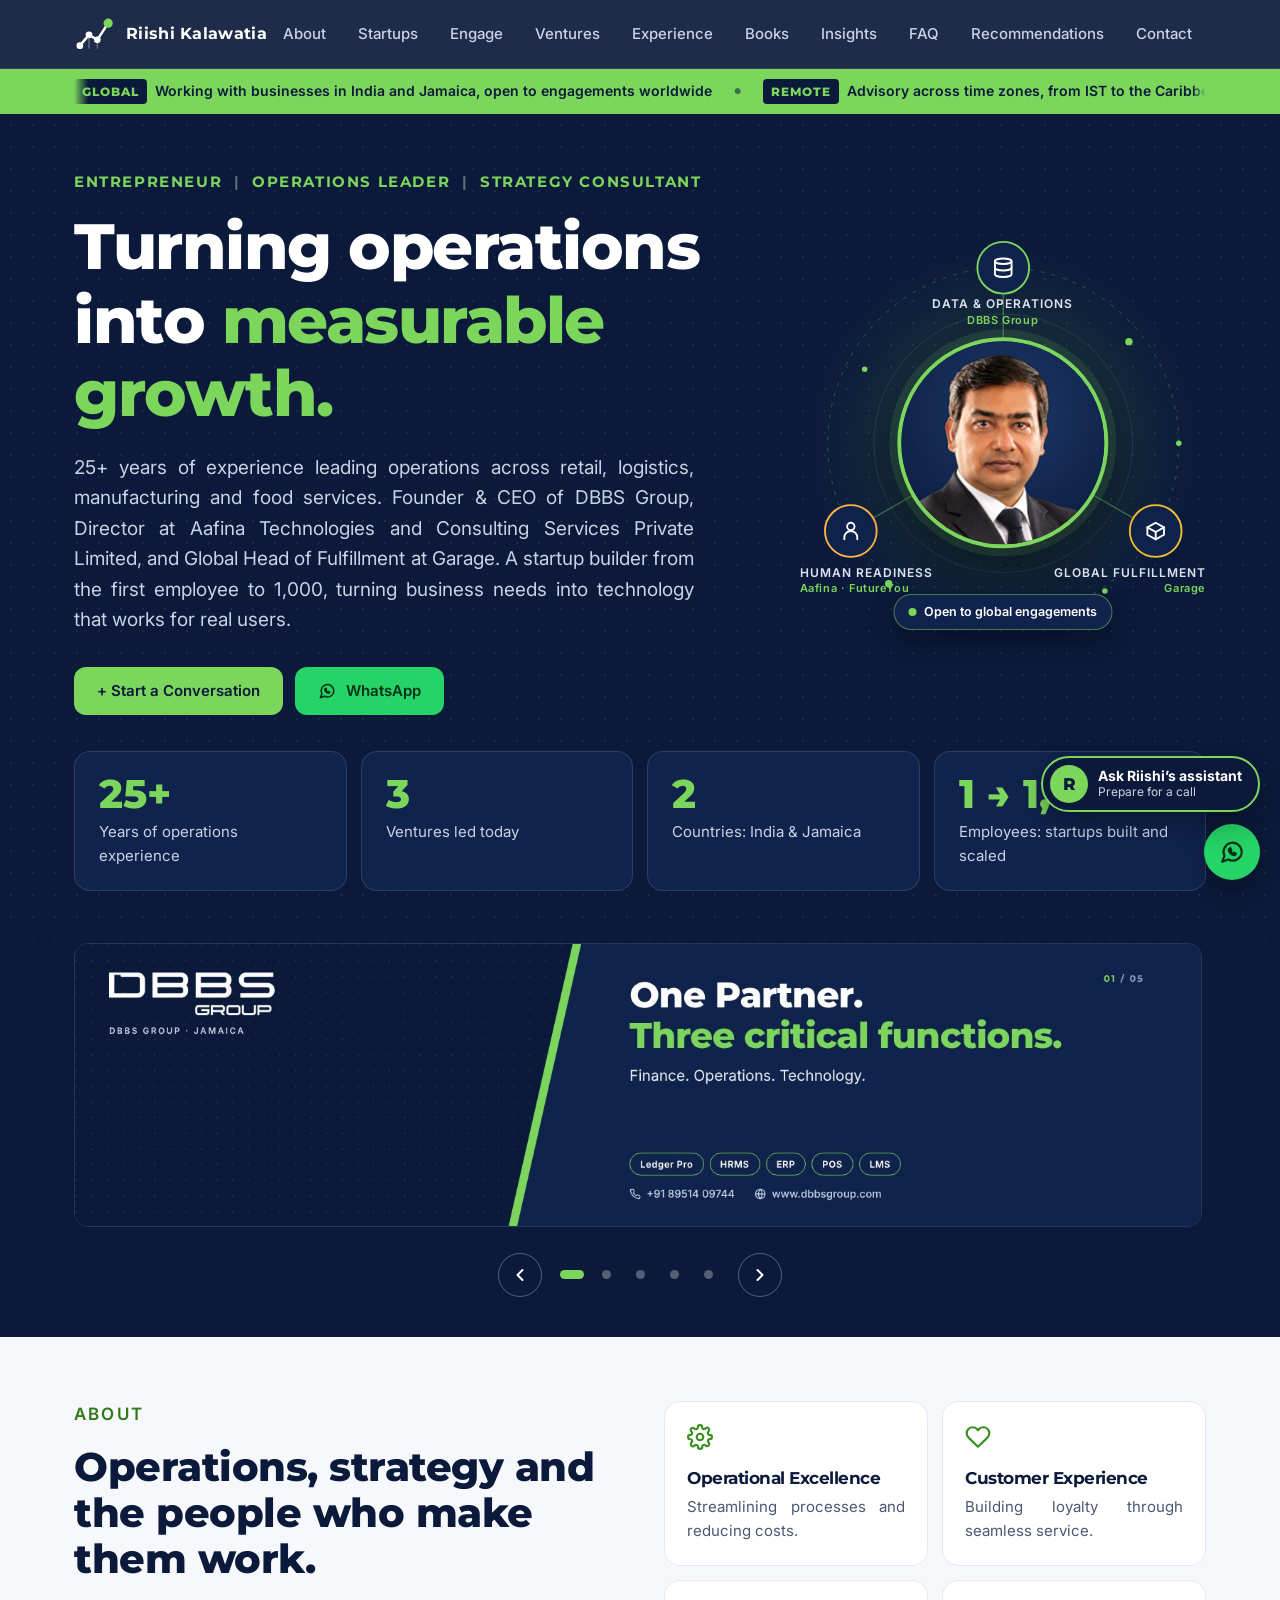
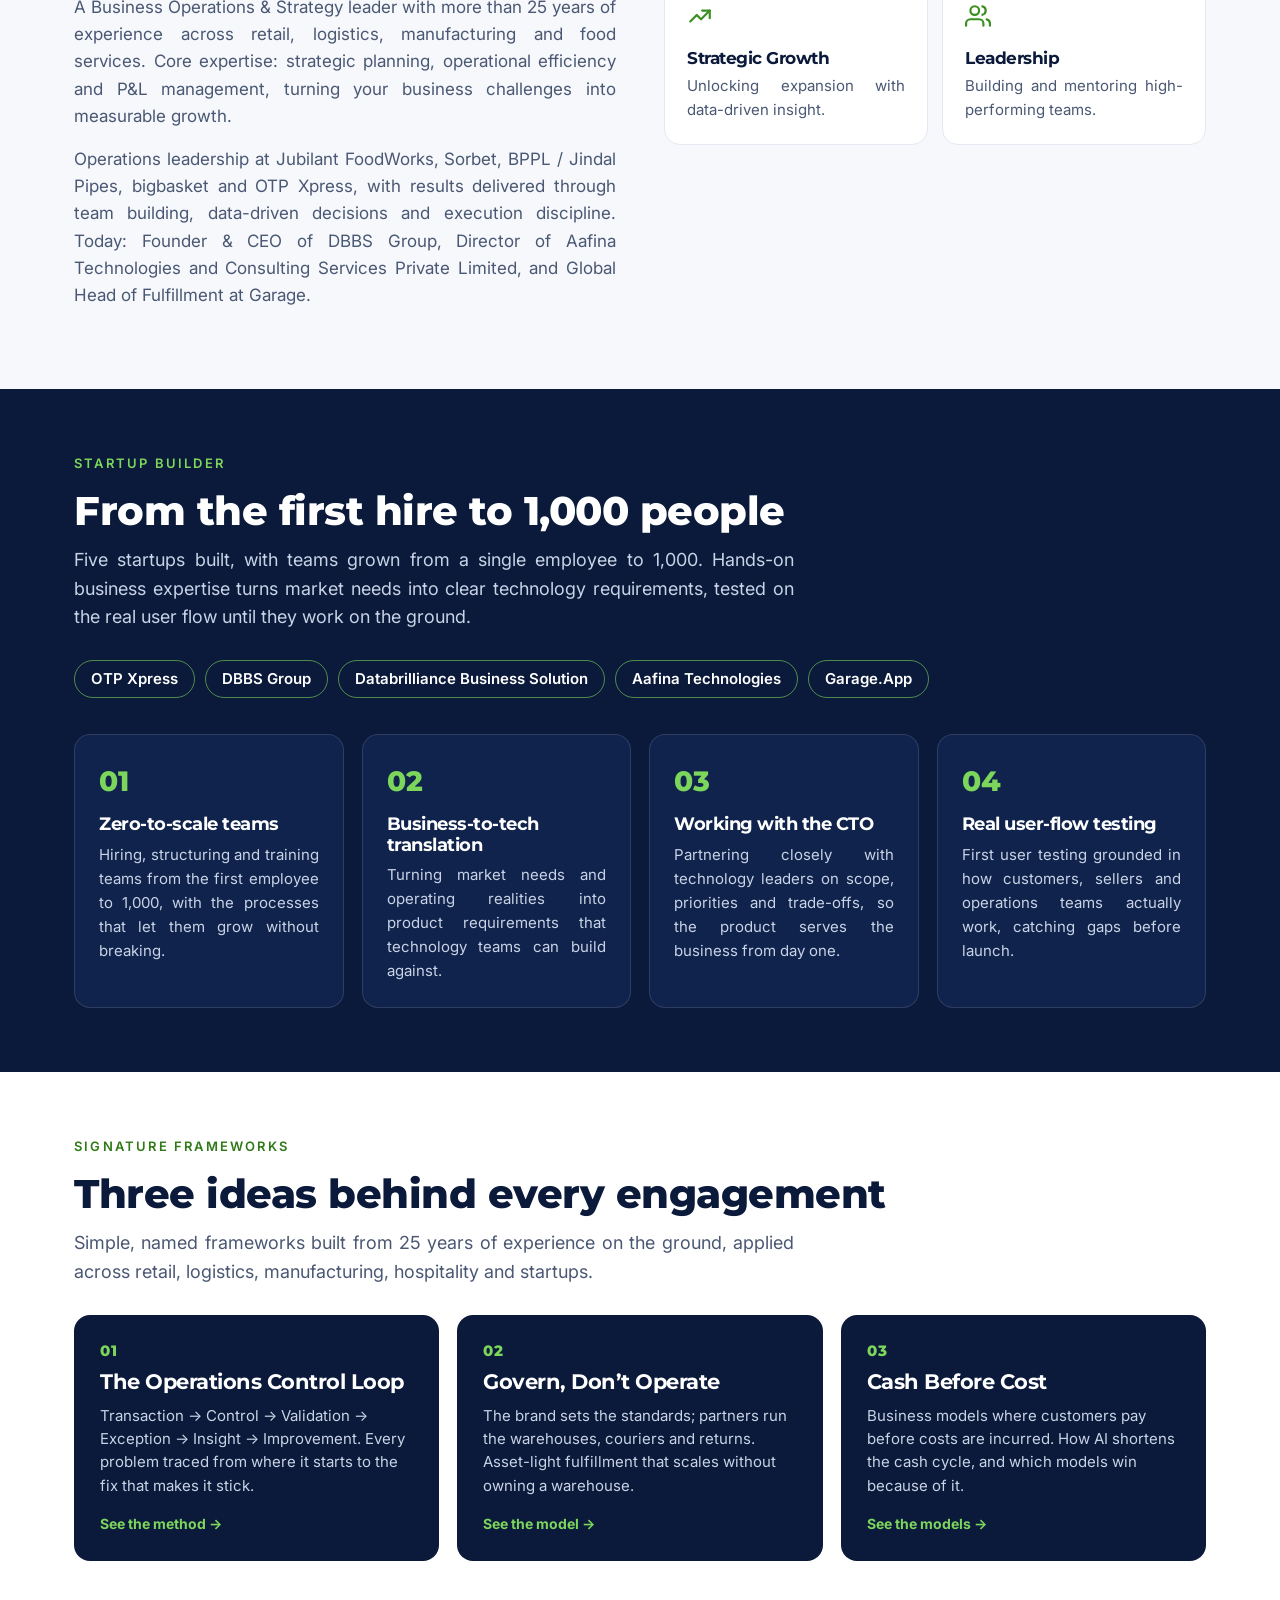
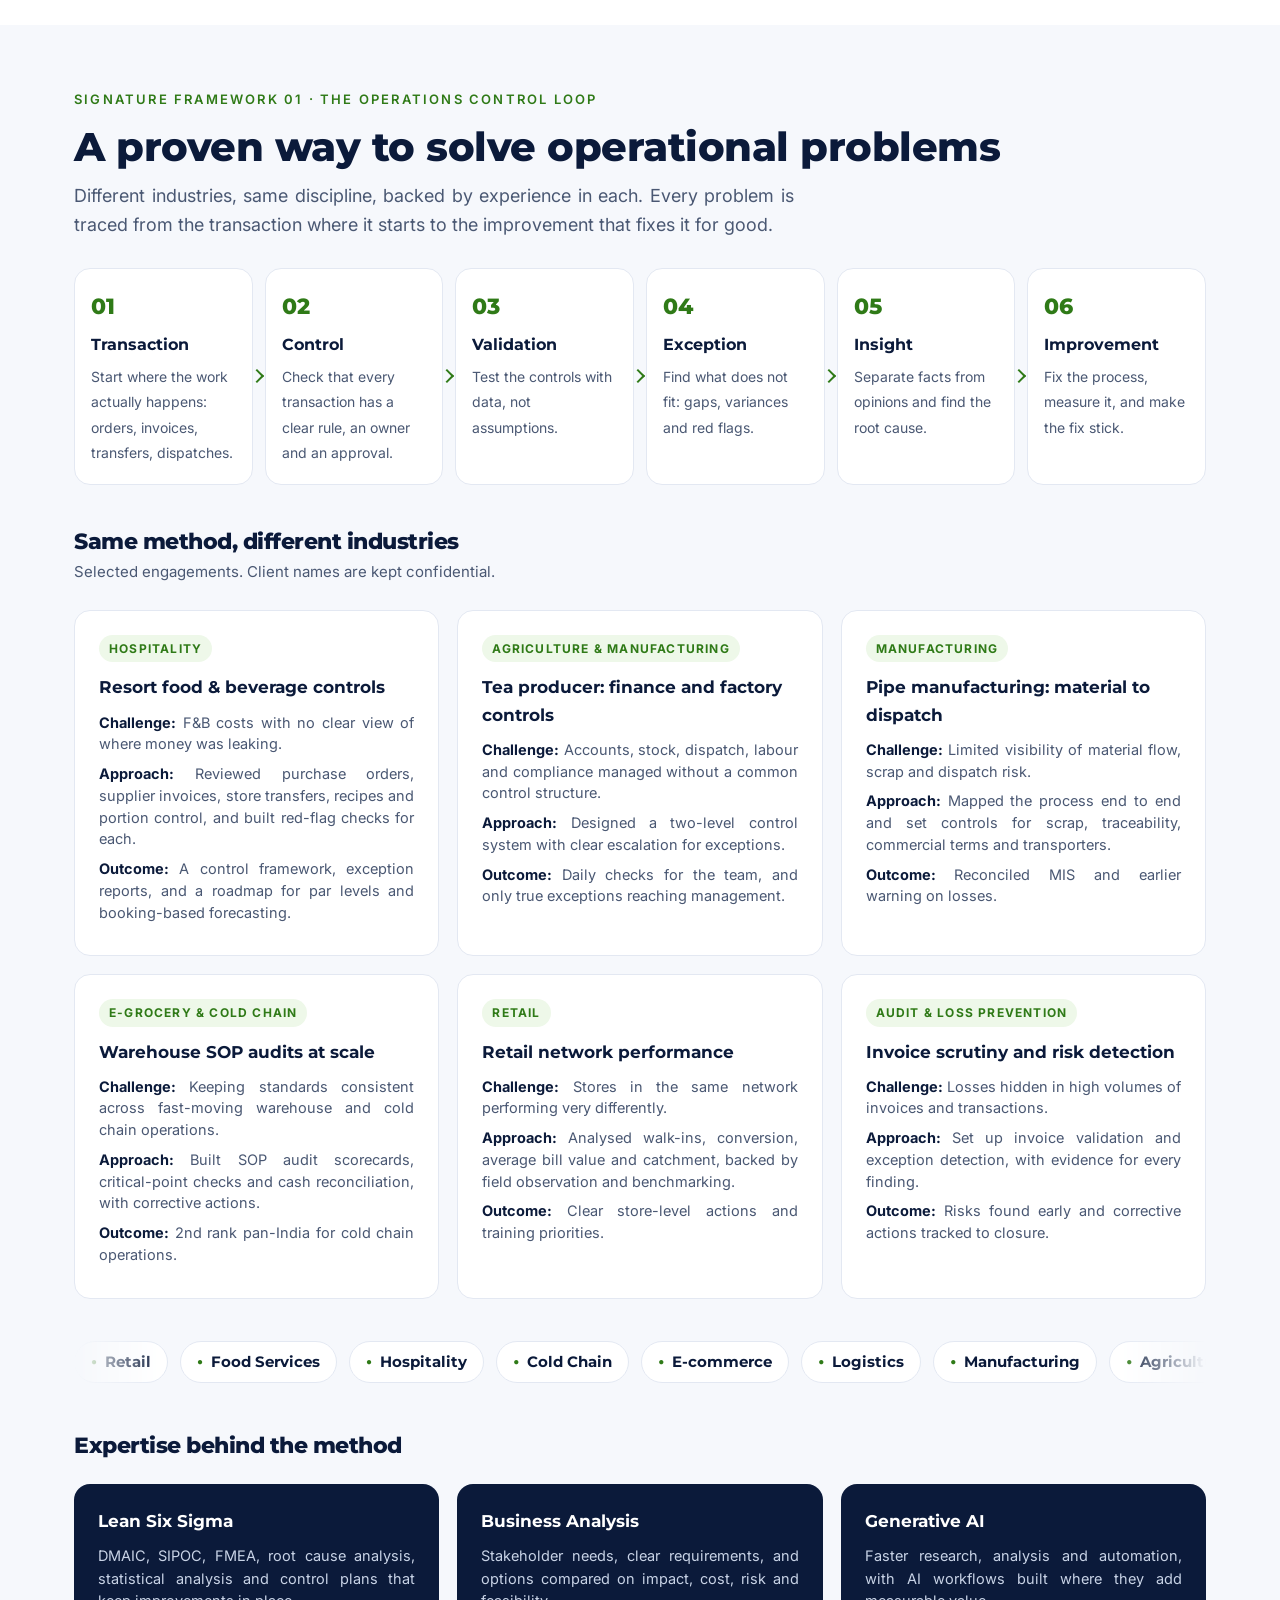
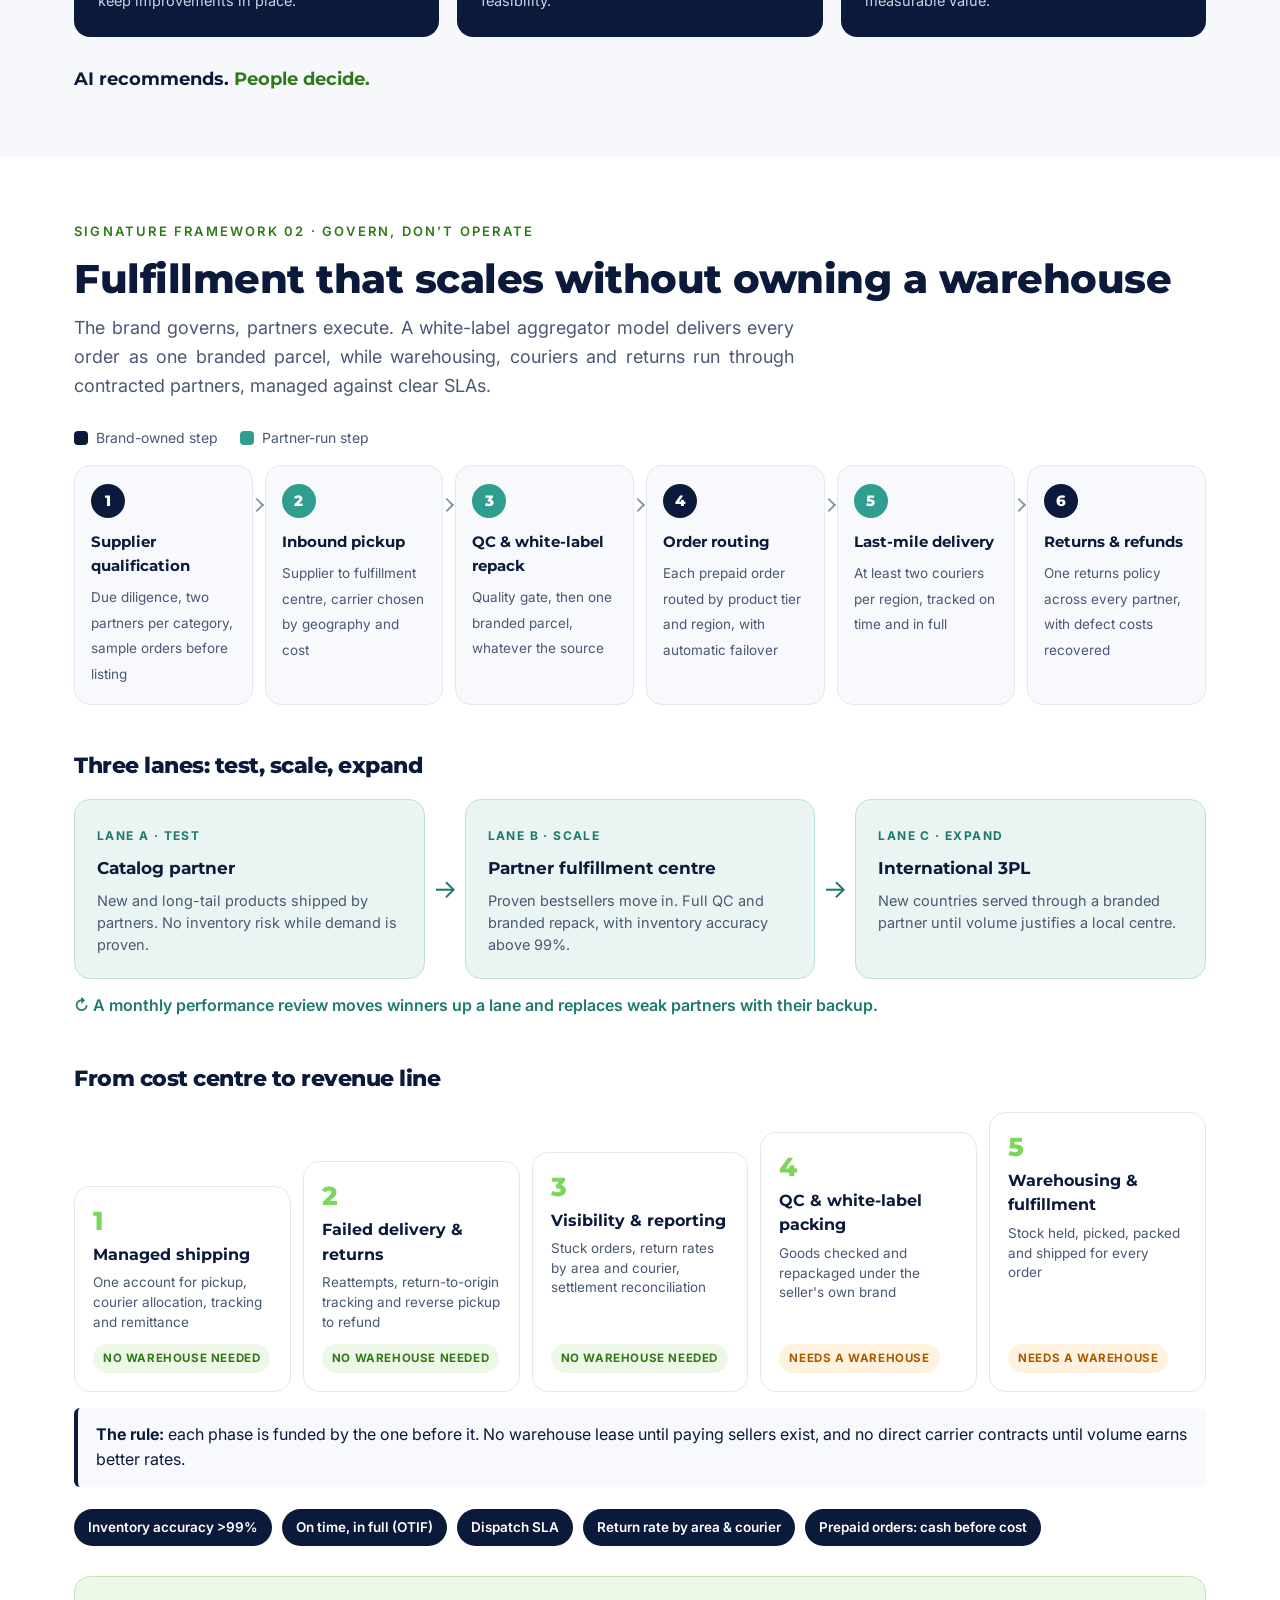
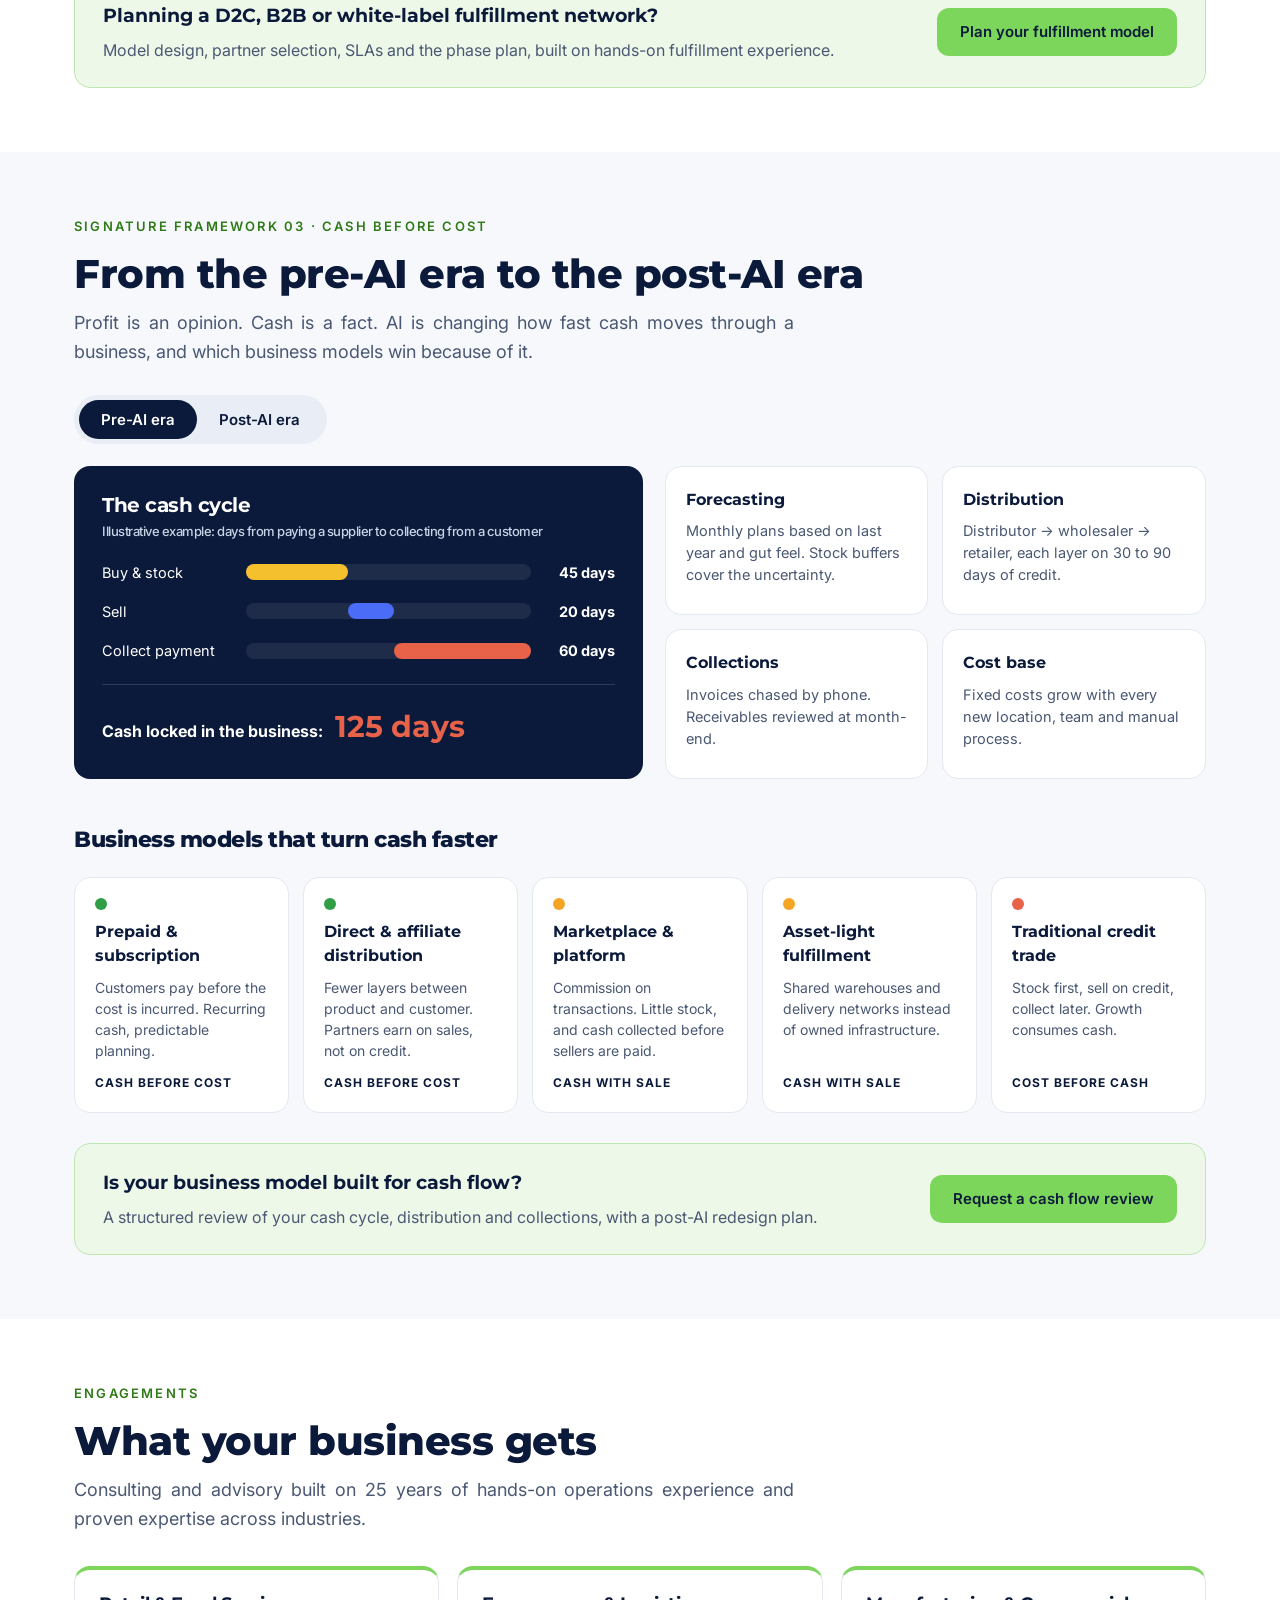
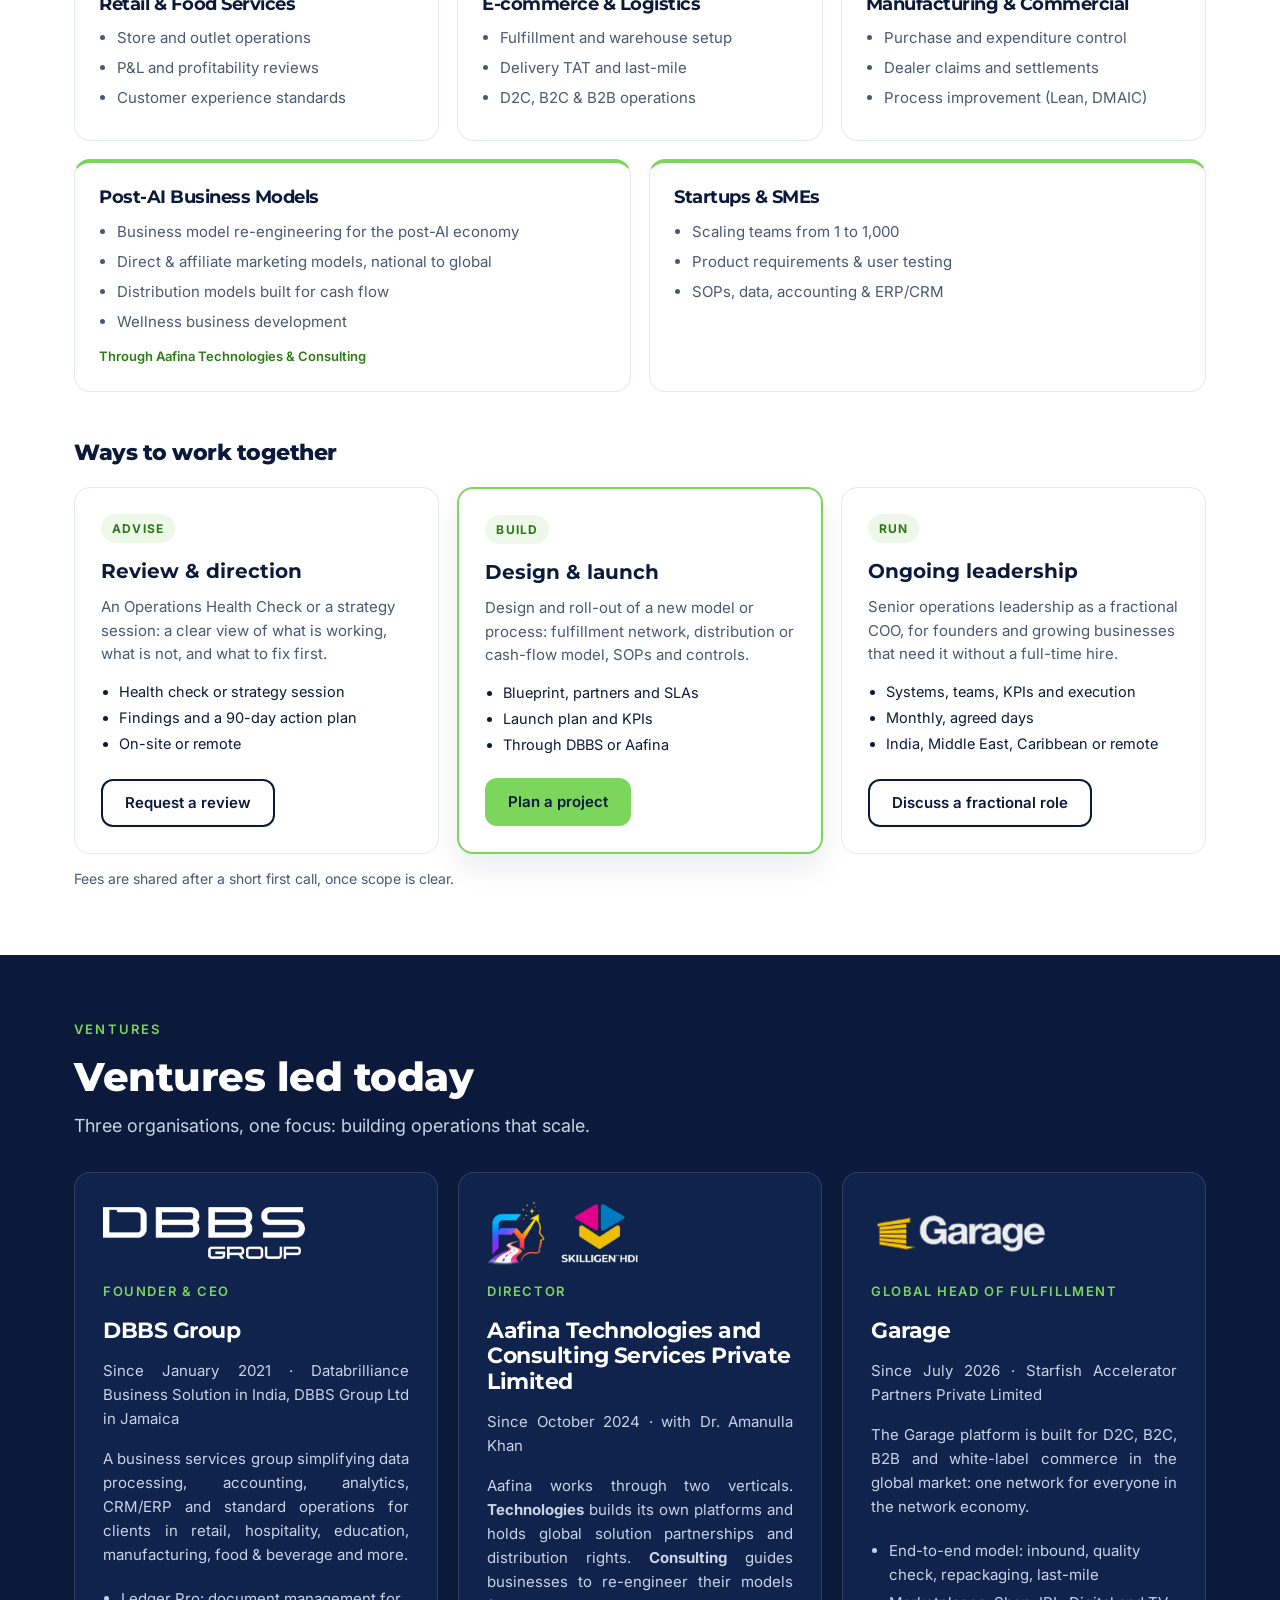
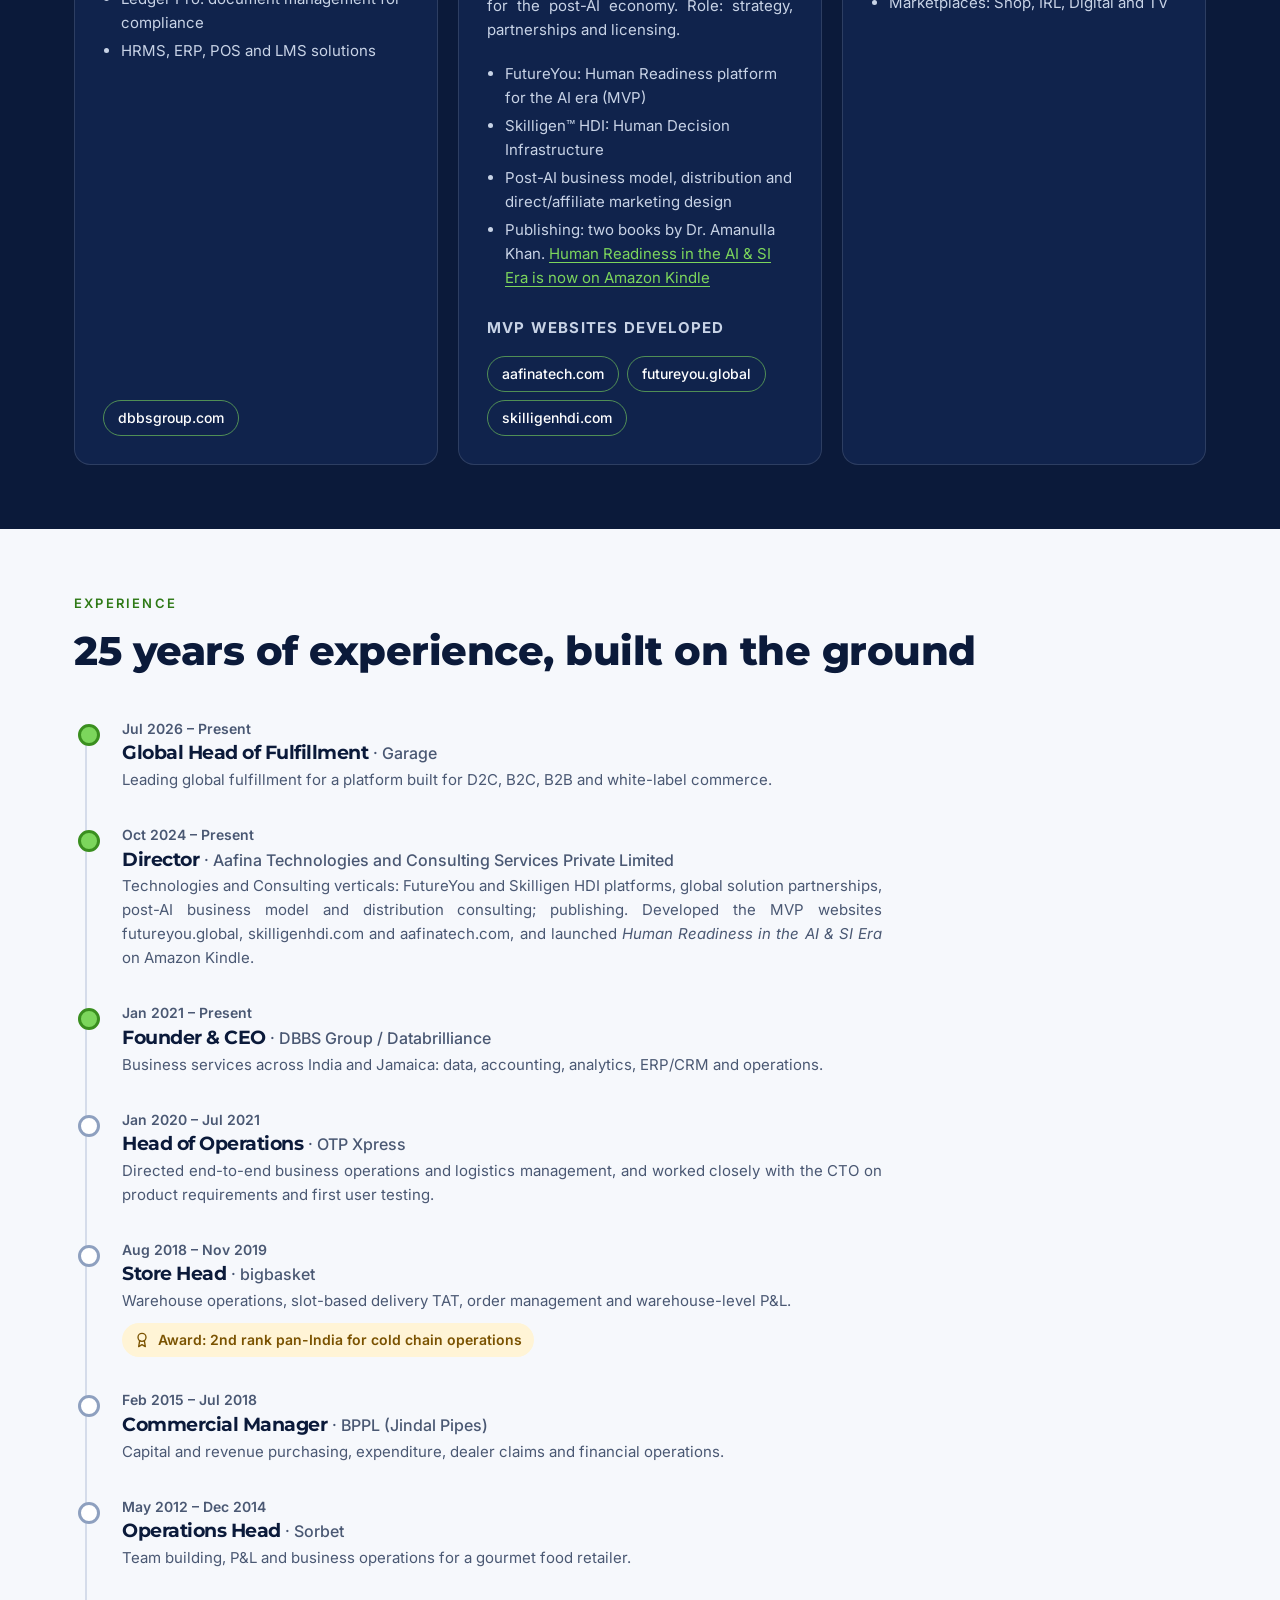
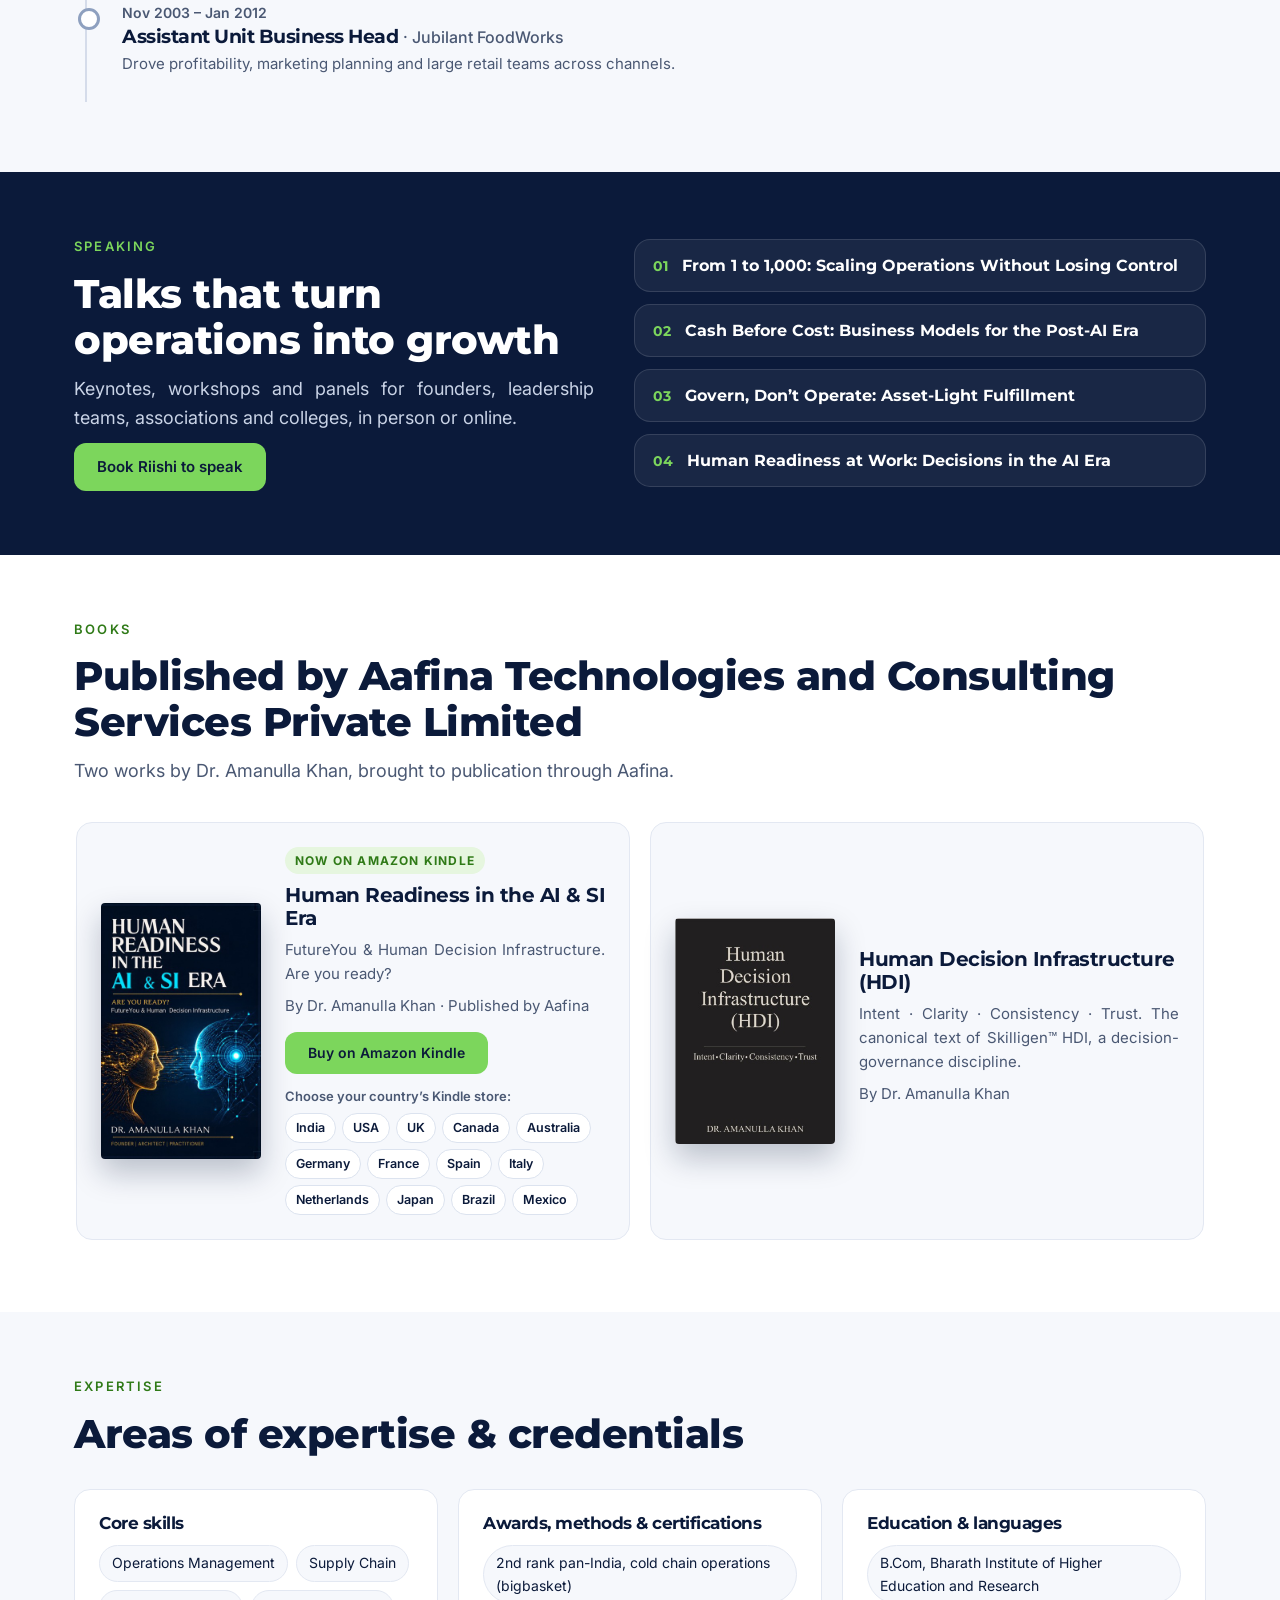
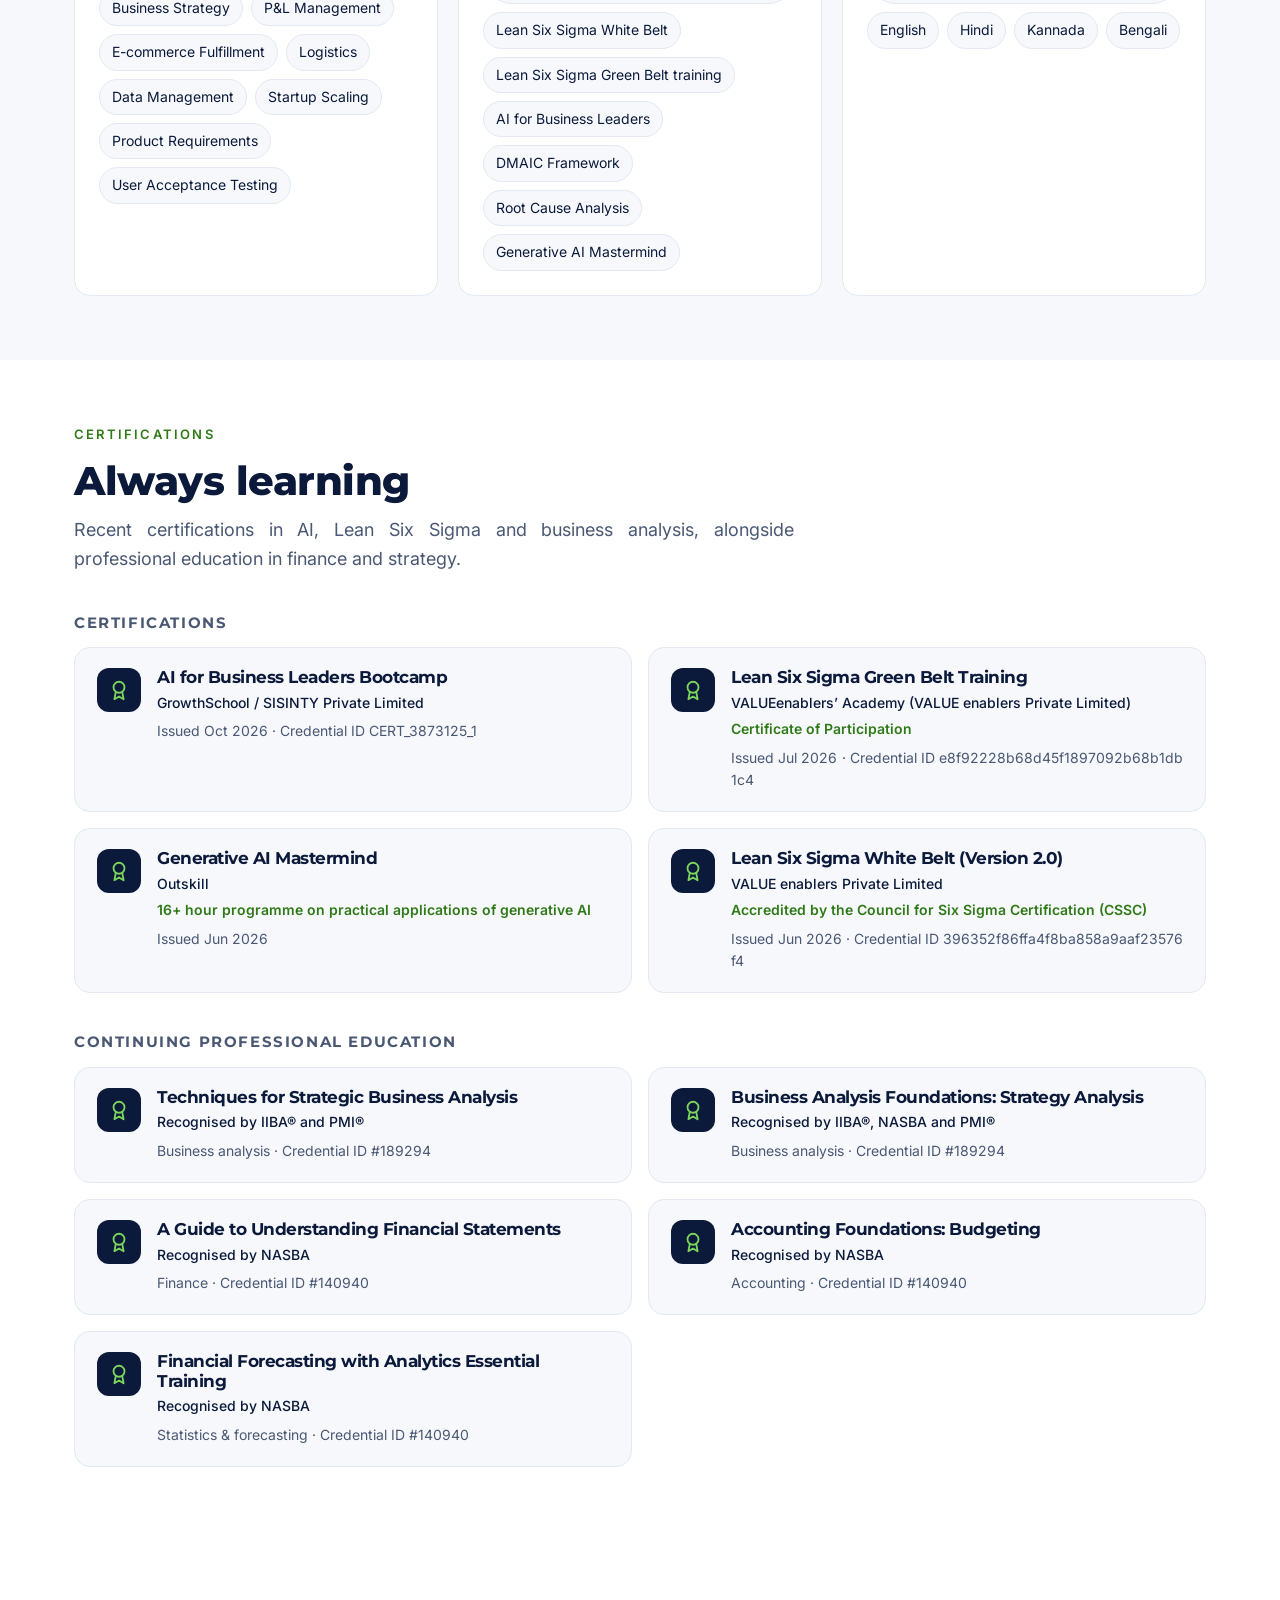
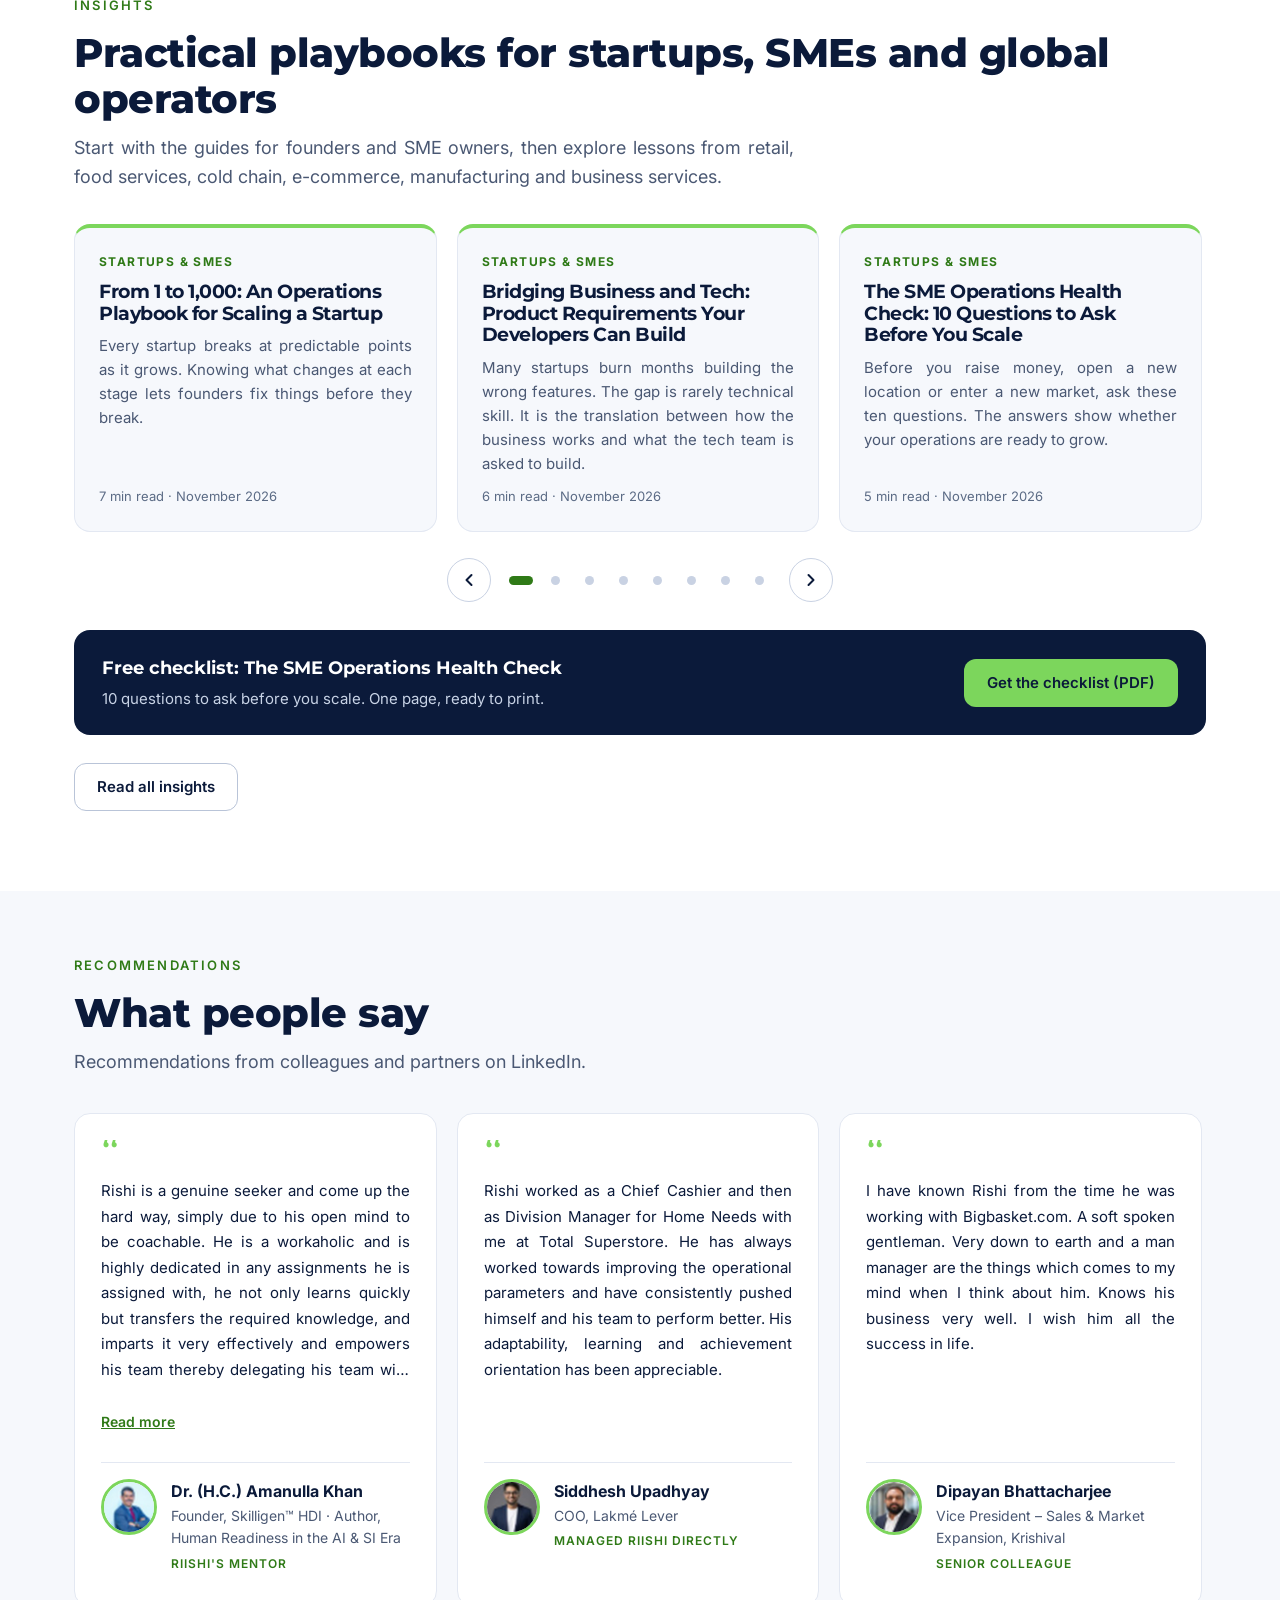
<file: index.html>
<!DOCTYPE html>
<html lang="en">
<head>
<!-- Google tag (Google Analytics) -->
<script async src="https://www.googletagmanager.com/gtm.js?id=GTM-W8NC8R8W"></script>
<script>
  window.dataLayer = window.dataLayer || [];
  function gtag(){dataLayer.push(arguments);}
  gtag('js', new Date());
</script>
<meta charset="utf-8">
<meta name="viewport" content="width=device-width, initial-scale=1">
<title>Riishi Kalawatia – Operations &amp; Strategy Leader</title>
<meta name="description" content="Riishi Kalawatia: operations &amp; strategy leader with 25+ years in retail, logistics and manufacturing. Startup builder from 1 to 1,000 employees.">
<link rel="canonical" href="https://riishikalawatia.com/">
<link rel="icon" href="favicon.svg" type="image/svg+xml">
<link rel="icon" href="assets/favicon-32.png" sizes="32x32" type="image/png">
<link rel="apple-touch-icon" href="assets/apple-touch-icon.png">
<meta name="theme-color" content="#0B1A3A">
<meta property="og:type" content="profile">
<meta property="og:site_name" content="Riishi Kalawatia">
<meta property="og:title" content="Riishi Kalawatia – Operations &amp; Strategy Leader">
<meta property="og:description" content="Turning operations into measurable growth. 25+ years across retail, logistics, manufacturing and food services; startup builder from 1 to 1,000 employees.">
<meta property="og:url" content="https://riishikalawatia.com/">
<meta property="og:image" content="https://riishikalawatia.com/assets/og-image-v3.jpg">
<meta property="og:image:width" content="1200">
<meta property="og:image:height" content="630">
<meta name="twitter:card" content="summary_large_image">
<meta name="twitter:title" content="Riishi Kalawatia – Operations &amp; Strategy Leader">
<meta name="twitter:description" content="Turning operations into measurable growth. Startup builder from 1 to 1,000 employees.">
<meta name="twitter:image" content="https://riishikalawatia.com/assets/og-image-v3.jpg">
<script type="application/ld+json">{"@context": "https://schema.org", "@type": "Person", "name": "Riishi Kalawatia", "alternateName": "Rishi Kumar Kalawatia", "url": "https://riishikalawatia.com/", "image": "https://riishikalawatia.com/assets/riishi.jpg", "jobTitle": "Founder & CEO, DBBS Group", "description": "Operations & strategy leader with 25+ years across retail, logistics, manufacturing and food services; startup builder from 1 to 1,000 employees.", "address": {"@type": "PostalAddress", "addressLocality": "Bengaluru", "addressRegion": "Karnataka", "addressCountry": "IN"}, "email": "mailto:riishi14.kalawatia@gmail.com", "telephone": "+91-8951409744", "worksFor": [{"@type": "Organization", "name": "DBBS Group", "url": "https://dbbsgroup.com"}, {"@type": "Organization", "name": "Aafina Technologies and Consulting Services Private Limited", "url": "https://aafinatech.com"}, {"@type": "Organization", "name": "Garage (Starfish Accelerator Partners Private Limited)"}], "alumniOf": {"@type": "CollegeOrUniversity", "name": "Bharath Institute of Higher Education and Research"}, "knowsAbout": ["Operations management", "Supply chain", "E-commerce fulfillment", "Cold chain", "Startup scaling", "Product requirements", "Lean Six Sigma"], "sameAs": ["https://www.linkedin.com/in/riishi-kalawatia/", "https://x.com/RishiKalawatia", "https://www.instagram.com/kalawatiarishi/"]}</script>
<link rel="preconnect" href="https://fonts.googleapis.com">
<link rel="preconnect" href="https://fonts.gstatic.com" crossorigin>
<link rel="stylesheet" href="https://fonts.googleapis.com/css2?family=Inter:wght@400;500;600&family=Montserrat:wght@600;700;800&display=swap">
<style>
:root{
  --navy:#0B1A3A; --panel:#10234C; --panel-2:#142B5C; --line:rgba(255,255,255,.12);
  --text:#FFFFFF; --muted:#C8D3E6; --soft:#8EA0BF; --accent:#7CD65C;
  --paper:#F6F8FC; --ink:#0B1A3A; --ink-muted:#4A5873;
  --radius:16px; --max:1180px;
}
*{box-sizing:border-box}
html{scroll-behavior:smooth}
body{margin:0;font-family:Inter,system-ui,-apple-system,Segoe UI,Roboto,sans-serif;color:var(--ink);background:var(--paper);line-height:1.6;-webkit-font-smoothing:antialiased}
img{max-width:100%;display:block}
a{color:inherit}
h1,h2,h3{font-family:Montserrat,Inter,sans-serif;line-height:1.15;margin:0;letter-spacing:-.5px}
.wrap{max-width:var(--max);margin:0 auto;padding:0 24px}
.eyebrow{font-size:13px;font-weight:600;letter-spacing:2.2px;text-transform:uppercase;color:var(--accent);margin:0 0 14px}
.section{padding:96px 0}
.section h2{font-size:clamp(28px,4vw,40px);font-weight:800;margin-bottom:16px}
.lead{font-size:18px;color:var(--ink-muted);max-width:720px;margin:0}
.skip{position:absolute;left:-9999px;top:8px;background:#fff;color:var(--ink);padding:8px 12px;border-radius:8px;z-index:100}
.skip:focus{left:8px}

/* Header */
header.site{position:sticky;top:0;z-index:50;background:rgba(11,26,58,.92);backdrop-filter:blur(10px);border-bottom:1px solid var(--line)}
header.site .wrap{display:flex;align-items:center;justify-content:space-between;height:68px}
.brand{display:flex;align-items:center;gap:12px;text-decoration:none;color:#fff}
.brand svg{flex:none}
.brand span{font-family:Montserrat,sans-serif;font-weight:700;font-size:16px;letter-spacing:.3px}
nav.main ul{display:flex;gap:4px;list-style:none;margin:0;padding:0}
nav.main a{display:inline-flex;align-items:center;min-height:44px;padding:0 14px;color:var(--muted);text-decoration:none;font-size:15px;font-weight:500;border-radius:10px}
nav.main a:hover,nav.main a:focus-visible{color:#fff;background:rgba(255,255,255,.06)}
.menu-btn{display:none;min-width:44px;min-height:44px;border:1px solid var(--line);background:transparent;color:#fff;border-radius:10px;cursor:pointer}

/* Hero */
.hero{background:var(--navy);color:#fff;position:relative;overflow:hidden}
.hero::before{content:"";position:absolute;inset:0;background-image:radial-gradient(rgba(255,255,255,.07) 1.4px,transparent 1.4px);background-size:22px 22px;pointer-events:none}
.hero .wrap{position:relative;display:grid;grid-template-columns:1.25fr .75fr;gap:48px;align-items:center;padding-top:88px;padding-bottom:48px}
.hero h1{font-size:clamp(38px,6vw,64px);font-weight:800;letter-spacing:-1.5px}
.hero h1 em{font-style:normal;color:var(--accent)}
.hero p.sub{font-size:19px;color:var(--muted);max-width:620px;margin:22px 0 32px}
.btns{display:flex;flex-wrap:wrap;gap:12px}
.btn{display:inline-flex;align-items:center;gap:10px;min-height:48px;padding:0 22px;border-radius:12px;font-weight:600;font-size:15px;text-decoration:none;border:1px solid transparent}
.btn.primary{background:var(--accent);color:var(--navy)}
.btn.primary:hover{background:#93e077}
.btn.ghost{border-color:rgba(255,255,255,.35);color:#fff}
.btn.ghost:hover{background:rgba(255,255,255,.08)}
.hero .wrap.stats-row{display:block;padding-top:0;padding-bottom:72px}
.stats{display:grid;grid-template-columns:repeat(4,1fr);gap:14px}
.tagline{font-family:Montserrat,sans-serif;font-size:15px;font-weight:700;letter-spacing:1.6px;text-transform:uppercase;color:var(--accent);margin:0 0 16px}
.tagline i{font-style:normal;color:rgba(255,255,255,.35);margin:0 6px}
.btn.wa{background:#25D366;color:#06301A}
.btn.wa:hover{background:#3ee07c}
.e-grid{display:grid;grid-template-columns:repeat(6,1fr);gap:18px;margin-top:44px}
.e-grid .e-card{grid-column:span 2}
.e-grid .e-card:nth-child(n+4){grid-column:span 3}
.e-via{margin:12px 0 0;font-size:13px;font-weight:600;color:#2F7A17}
.e-card{background:#fff;border:1px solid #E3E8F2;border-top:4px solid var(--accent);border-radius:var(--radius);padding:24px}
.e-card h3{font-size:18px;font-weight:700;margin-bottom:12px}
.e-card ul{margin:0;padding-left:18px;color:var(--ink-muted);font-size:15px}
.e-card li{margin:6px 0}
.enquiry{margin-top:40px;background:var(--panel);border:1px solid var(--line);border-radius:var(--radius);padding:32px;display:grid;grid-template-columns:.8fr 1.2fr;gap:32px}
.enquiry h3{font-size:24px;font-weight:800;margin-bottom:8px}
.enquiry p{color:var(--muted);margin:0 0 12px}
.form{display:grid;grid-template-columns:1fr 1fr;gap:14px}
.form .full{grid-column:1/-1}
.form label{display:block;font-size:13px;font-weight:600;color:var(--muted);margin-bottom:6px}
.form input,.form select,.form textarea{width:100%;min-height:46px;padding:10px 14px;border-radius:10px;border:1px solid rgba(255,255,255,.2);background:#0B1A3A;color:#fff;font:inherit;font-size:15px}
.form textarea{min-height:110px;resize:vertical}
.form input:focus,.form select:focus,.form textarea:focus{outline:2px solid var(--accent);outline-offset:1px}
.form .actions{display:flex;flex-wrap:wrap;gap:12px;align-items:center}
.form button{cursor:pointer;font:inherit}
.form .note{font-size:13px;color:var(--soft);margin:0}
.socials{display:flex;gap:10px;margin-top:16px}
.socials a{display:inline-grid;place-items:center;width:44px;height:44px;border-radius:50%;border:1px solid var(--line);color:#fff}
.socials a:hover{border-color:var(--accent);color:var(--accent)}
.wa-float{position:fixed;right:20px;bottom:20px;z-index:60;width:56px;height:56px;border-radius:50%;background:#25D366;color:#06301A;display:grid;place-items:center;box-shadow:0 10px 24px rgba(0,0,0,.3)}
.wa-float:hover{background:#3ee07c}
.hero-visual{position:relative;width:100%;max-width:440px;aspect-ratio:1/1;justify-self:center}
.hero-visual svg{position:absolute;inset:0}
.portrait{position:absolute;left:50%;top:50%;width:56%;aspect-ratio:1/1;transform:translate(-50%,-50%);border-radius:50%;overflow:hidden;background:linear-gradient(160deg,#142B5C,#0B1A3A);border:4px solid var(--accent);box-shadow:0 20px 50px rgba(0,0,0,.45);display:grid;place-items:center}
.portrait img{width:100%;height:100%;object-fit:cover}
.portrait span{font-family:Montserrat,sans-serif;font-weight:800;font-size:56px;color:#fff;letter-spacing:1px}
.orbit-label{position:absolute;font-size:12px;font-weight:600;letter-spacing:1px;text-transform:uppercase;color:var(--muted);white-space:nowrap}
.stat{background:var(--panel);border:1px solid var(--line);border-radius:var(--radius);padding:22px 24px}
.stat b{display:block;font-family:Montserrat,sans-serif;font-size:40px;font-weight:800;color:var(--accent);line-height:1}
.stat span{display:block;margin-top:6px;color:var(--muted);font-size:15px}

/* About */
.about-grid{display:grid;grid-template-columns:1fr 1fr;gap:48px;align-items:start}
.about-grid p{margin:0 0 16px;color:var(--ink-muted);font-size:17px}
.pillars{display:grid;grid-template-columns:1fr 1fr;gap:14px}
.pillar{background:#fff;border:1px solid #E3E8F2;border-radius:var(--radius);padding:22px}
.pillar h3{font-size:17px;font-weight:700;margin-bottom:6px}
.pillar p{margin:0;font-size:15px;color:var(--ink-muted)}
.pillar svg{color:#3A8F1F;margin-bottom:12px}

/* Ventures */
.ventures{background:var(--navy);color:#fff}
.ventures .lead{color:var(--muted)}
.v-grid{display:grid;grid-template-columns:repeat(3,1fr);gap:20px;margin-top:44px}
.venture{background:var(--panel);border:1px solid var(--line);border-radius:var(--radius);padding:28px;display:flex;flex-direction:column;gap:16px}
.venture .logos{display:flex;align-items:center;gap:16px;min-height:64px}
.venture .role{font-size:13px;font-weight:600;letter-spacing:1.6px;text-transform:uppercase;color:var(--accent);margin:0}
.venture h3{font-size:22px;font-weight:700}
.venture p{margin:0;color:var(--muted);font-size:15px}
.venture ul{margin:0;padding-left:18px;color:var(--muted);font-size:15px}
.venture ul li{margin:4px 0}
.venture .links{margin-top:auto;display:flex;flex-wrap:wrap;gap:8px}
.chip{display:inline-flex;align-items:center;min-height:36px;padding:0 14px;border-radius:999px;border:1px solid rgba(124,214,92,.6);color:#fff;font-size:14px;font-weight:500;text-decoration:none}
.chip:hover{background:rgba(124,214,92,.12)}
.since{font-size:14px;color:var(--soft);margin:0}

/* Timeline */
.timeline{list-style:none;margin:44px 0 0;padding:0;position:relative}
.timeline::before{content:"";position:absolute;left:11px;top:6px;bottom:6px;width:2px;background:#D5DCEA}
.timeline li{position:relative;padding:0 0 32px 48px}
.timeline li::before{content:"";position:absolute;left:4px;top:6px;width:16px;height:16px;border-radius:50%;background:#fff;border:3px solid #8EA0BF}
.timeline li.now::before{border-color:#3A8F1F;background:var(--accent)}
.timeline .when{font-size:14px;font-weight:600;color:var(--ink-muted)}
.timeline h3{font-size:19px;font-weight:700;margin:2px 0 4px}
.timeline h3 span{font-family:Inter,sans-serif;font-weight:500;color:var(--ink-muted);font-size:16px;letter-spacing:0}
.timeline p.award{display:inline-flex;align-items:center;gap:8px;margin-top:10px;padding:6px 12px;border-radius:999px;background:#FFF4D6;color:#7A5200;font-size:14px;font-weight:600;text-align:left}
.timeline p{margin:0;color:var(--ink-muted);font-size:15px;max-width:760px}

/* Books */
.books{background:#fff}
.b-grid{display:grid;grid-template-columns:1fr 1fr;gap:28px;margin-top:44px}
.book{display:grid;grid-template-columns:160px 1fr;gap:24px;align-items:center;background:var(--paper);border:1px solid #E3E8F2;border-radius:var(--radius);padding:24px}
.book img{width:160px;border-radius:4px;box-shadow:0 14px 30px rgba(11,26,58,.25)}
.book h3{font-size:20px;font-weight:700;margin-bottom:8px}
.book p{margin:0 0 8px;color:var(--ink-muted);font-size:15px}
.tag{display:inline-block;font-size:12px;font-weight:700;letter-spacing:1.2px;text-transform:uppercase;color:#2F7A17;background:#E6F6DF;padding:4px 10px;border-radius:999px}

/* Expertise */
.x-grid{display:grid;grid-template-columns:repeat(3,1fr);gap:20px;margin-top:44px}
.x-card{background:#fff;border:1px solid #E3E8F2;border-radius:var(--radius);padding:24px}
.x-card h3{font-size:17px;font-weight:700;margin-bottom:12px}
.x-card ul{list-style:none;margin:0;padding:0;display:flex;flex-wrap:wrap;gap:8px}
.x-card li{font-size:14px;padding:6px 12px;border-radius:999px;background:var(--paper);border:1px solid #E3E8F2;color:var(--ink)}

/* Contact */
.contact{background:var(--navy);color:#fff}
.contact .lead{color:var(--muted)}
.c-grid{display:grid;grid-template-columns:repeat(3,1fr);gap:20px;margin-top:40px}
.c-card{display:flex;gap:16px;align-items:flex-start;background:var(--panel);border:1px solid var(--line);border-radius:var(--radius);padding:24px;text-decoration:none;color:#fff;min-height:44px}
.c-card:hover{border-color:rgba(124,214,92,.6)}
.c-card svg{flex:none;color:var(--accent);margin-top:2px}
.c-card b{display:block;font-size:13px;letter-spacing:1.6px;text-transform:uppercase;color:var(--soft);font-weight:600}
.c-card span{display:block;font-size:17px;font-weight:600;word-break:break-word}
footer.site{background:#071230;color:var(--soft);font-size:14px}
footer.site .wrap{display:flex;justify-content:space-between;gap:16px;flex-wrap:wrap;padding-top:28px;padding-bottom:28px}

/* Justified paragraphs */
.hero p.sub,.lead,.about-grid p,.pillar p,.venture p:not(.role),.timeline p:not(.when),.book p,.enquiry p{text-align:justify;text-justify:inter-word;hyphens:auto;-webkit-hyphens:auto}

.i-grid{display:grid;grid-template-columns:repeat(3,1fr);gap:20px;margin-top:40px}
.i-grid .card{display:flex;flex-direction:column;gap:10px;background:var(--paper);border:1px solid #E3E8F2;border-top:4px solid var(--accent);border-radius:var(--radius);padding:24px;text-decoration:none;color:var(--ink)}
.i-grid .card:hover{border-color:#B9C4D8;border-top-color:var(--accent)}
.i-grid .ind{font-size:12px;font-weight:700;letter-spacing:1.4px;text-transform:uppercase;color:#2F7A17}
.i-grid h3{font-size:19px;font-weight:700}
.i-grid p{margin:0;color:var(--ink-muted);font-size:15px;text-align:justify;hyphens:auto}
.i-grid .meta{font-size:13px;color:#5B6B85;margin-top:auto}
@media (max-width:1180px){
  .menu-btn{display:inline-flex;align-items:center;justify-content:center}
  nav.main{position:absolute;top:68px;left:0;right:0;background:var(--navy);border-bottom:1px solid var(--line);display:none;max-height:calc(100vh - 68px);overflow-y:auto}
  nav.main.open{display:block}
  nav.main ul{flex-direction:column;padding:8px 16px 16px}
  nav.main ul{display:grid;grid-template-columns:repeat(2,1fr);gap:4px}
}
@media (max-width:560px){nav.main ul{grid-template-columns:1fr}}
@media (max-width:960px){.i-grid{grid-template-columns:1fr}}

.startup{background:var(--navy);color:#fff}
.startup .lead{color:var(--muted)}
.s-chips{list-style:none;padding:0;margin:28px 0 0;display:flex;flex-wrap:wrap;gap:10px}
.s-chips li{display:inline-flex;align-items:center;min-height:38px;padding:0 16px;border-radius:999px;border:1px solid rgba(124,214,92,.6);font-weight:600;font-size:15px}
.s-grid{display:grid;grid-template-columns:repeat(4,1fr);gap:18px;margin-top:36px}
.s-card{background:var(--panel);border:1px solid var(--line);border-radius:var(--radius);padding:24px}
.s-num{display:block;font-family:Montserrat,sans-serif;font-weight:800;font-size:28px;color:var(--accent);margin-bottom:10px}
.s-card h3{font-size:18px;font-weight:700;margin-bottom:8px}
.s-card p{margin:0;color:var(--muted);font-size:15px;text-align:justify;hyphens:auto}
@media (max-width:960px){.s-grid{grid-template-columns:repeat(2,1fr)}}
@media (max-width:640px){.s-grid{grid-template-columns:1fr}}

.dl-box{margin-top:28px;display:flex;align-items:center;justify-content:space-between;gap:20px;flex-wrap:wrap;background:var(--navy);color:#fff;border-radius:var(--radius);padding:24px 28px}
.dl-box b{display:block;font-family:Montserrat,sans-serif;font-size:18px}
.dl-box span{display:block;color:var(--muted);font-size:15px;margin-top:4px}
.btn.ghost-dark{border:1px solid #B9C4D8;color:var(--ink)}
.btn.ghost-dark:hover{background:#EEF2F8}
.faq{background:var(--paper)}
.faq-list{margin-top:32px;display:grid;gap:12px;max-width:900px}
.faq details{background:#fff;border:1px solid #E3E8F2;border-radius:14px;padding:0 22px}
.faq summary{cursor:pointer;list-style:none;min-height:56px;display:flex;align-items:center;justify-content:space-between;gap:16px;font-weight:600;font-size:17px}
.faq summary::-webkit-details-marker{display:none}
.faq summary::after{content:"+";font-family:Montserrat,sans-serif;font-size:24px;font-weight:700;color:#2F7A17}
.faq details[open] summary::after{content:"\2013"}
.faq details p{margin:0 0 20px;color:var(--ink-muted);font-size:16px;text-align:justify;hyphens:auto}
.contact .tz{display:flex;align-items:center;gap:10px;flex-wrap:wrap;color:var(--muted);margin:16px 0 0;font-size:15px}
.contact .tz svg{color:var(--accent)}
.contact .tz b{color:#fff;font-weight:600}
footer.site a{color:inherit}

.certs{background:#fff}
.cert-group{font-size:15px;font-weight:700;letter-spacing:1.6px;text-transform:uppercase;color:var(--ink-muted);margin:40px 0 16px}
.cert-grid{display:grid;grid-template-columns:repeat(2,1fr);gap:16px}
.cert{display:flex;gap:16px;align-items:flex-start;background:var(--paper);border:1px solid #E3E8F2;border-radius:var(--radius);padding:20px 22px}
.cert-ico{flex:none;width:44px;height:44px;border-radius:12px;background:var(--navy);color:var(--accent);display:grid;place-items:center}
.cert h3{font-size:17px;font-weight:700;margin-bottom:4px}
.cert p{margin:0;font-size:14px}
.cert .cert-iss{color:var(--ink);font-weight:500}
.cert .cert-note{color:#2F7A17;font-weight:600;margin-top:4px}
.cert .cert-meta{color:var(--ink-muted);margin-top:6px;word-break:break-all}
@media (max-width:760px){.cert-grid{grid-template-columns:1fr}}

/* Sliders */
.slider{position:relative}
.s-track{display:flex;gap:20px;overflow-x:auto;scroll-snap-type:x mandatory;scroll-behavior:smooth;scrollbar-width:none;-ms-overflow-style:none;padding:4px 2px 8px}
.s-track::-webkit-scrollbar{display:none}
.s-slide{flex:0 0 100%;scroll-snap-align:start;min-width:0}
.s-ctrl{display:flex;align-items:center;justify-content:center;gap:16px;margin-top:18px}
.s-btn{width:44px;height:44px;border-radius:50%;border:1px solid #C9D2E3;background:#fff;color:var(--ink);display:grid;place-items:center;cursor:pointer}
.s-btn:hover{border-color:#2F7A17;color:#2F7A17}
.s-dots{display:flex;gap:6px;flex-wrap:wrap;justify-content:center}
.s-dots button{width:28px;height:28px;border:0;background:transparent;padding:0;cursor:pointer;display:grid;place-items:center}
.s-dots button::before{content:"";width:9px;height:9px;border-radius:50%;background:#C9D2E3;transition:width .2s,background .2s}
.s-dots button[aria-current="true"]::before{width:24px;border-radius:999px;background:#2F7A17}
.ventures-strip{background:var(--navy);padding:0 0 56px}
.ventures-strip .s-btn{background:transparent;border-color:rgba(255,255,255,.3);color:#fff}
.ventures-strip .s-btn:hover{border-color:var(--accent);color:var(--accent)}
.ventures-strip .s-dots button::before{background:rgba(255,255,255,.3)}
.ventures-strip .s-dots button[aria-current="true"]::before{background:var(--accent)}
.v-slide img{width:100%;height:auto;border-radius:14px;border:1px solid rgba(255,255,255,.12)}
.i-slider{margin-top:40px}
.i-slider .s-slide{flex-basis:calc((100% - 40px)/3)}
.i-slider .card{display:flex;flex-direction:column;gap:10px;background:var(--paper);border:1px solid #E3E8F2;border-top:4px solid var(--accent);border-radius:var(--radius);padding:24px;text-decoration:none;color:var(--ink)}
.i-slider .ind{font-size:12px;font-weight:700;letter-spacing:1.4px;text-transform:uppercase;color:#2F7A17}
.i-slider h3{font-size:19px;font-weight:700}
.i-slider p{margin:0;color:var(--ink-muted);font-size:15px;text-align:justify;hyphens:auto}
.i-slider .meta{font-size:13px;color:#5B6B85;margin-top:auto}
.b-slider{margin-top:44px}
.b-slider .s-slide{flex-basis:calc((100% - 20px)/2)}
.t-slider{margin-top:44px}
.t-slider .s-track{align-items:stretch}
.t-slider .t-card{height:auto;box-sizing:border-box}
.t-slider .t-person{margin-top:auto;padding-top:16px;border-top:1px solid #E3E8F2;align-items:flex-start;height:118px;box-sizing:border-box;overflow:hidden}
.t-slider .t-person > div{min-width:0}
.t-slider .t-person span:not(.t-rel){display:-webkit-box;-webkit-line-clamp:2;-webkit-box-orient:vertical;overflow:hidden}
.t-slider .t-person .t-rel{white-space:nowrap;overflow:hidden;text-overflow:ellipsis}
.t-card blockquote{display:-webkit-box;-webkit-line-clamp:9;-webkit-box-orient:vertical;overflow:hidden}
.t-card.open blockquote{display:block}
.t-more{align-self:flex-start;background:none;border:0;padding:6px 0;min-height:44px;font:inherit;font-size:14px;font-weight:600;color:#2F7A17;cursor:pointer;text-decoration:underline}
.t-slider .s-slide{flex-basis:calc((100% - 40px)/3)}
@media (max-width:960px){.i-slider .s-slide,.t-slider .s-slide{flex-basis:calc((100% - 20px)/2)}.b-slider .s-slide{flex-basis:100%}}
@media (max-width:640px){.i-slider .s-slide,.t-slider .s-slide{flex-basis:88%}}
@media (prefers-reduced-motion:reduce){.s-track{scroll-behavior:auto}}
@media (max-width:640px){
  .t-slider .t-person{height:auto;min-height:0}
  .t-slider .t-person .t-rel{white-space:normal}
  .t-slider .t-card blockquote{text-align:left;hyphens:manual}
  .t-slider .t-person span:not(.t-rel){display:block;-webkit-line-clamp:unset}
  .s-ctrl{gap:8px}
  .s-dots{gap:0;flex-wrap:nowrap}
  .s-dots button{width:22px}
}

/* Testimonials */
.testimonials{background:var(--paper)}
.t-grid{display:grid;grid-template-columns:repeat(auto-fit,minmax(300px,1fr));gap:20px;margin-top:44px}
.t-card{background:#fff;border:1px solid #E3E8F2;border-radius:var(--radius);padding:26px;display:flex;flex-direction:column;gap:18px}
.t-card blockquote{margin:0;color:var(--ink);font-size:15px;line-height:1.7;text-align:justify;hyphens:auto}
.t-card blockquote::before{content:"\201C";display:block;font-family:Montserrat,sans-serif;font-size:48px;line-height:.6;color:var(--accent);margin-bottom:10px}
.t-person{display:flex;align-items:center;gap:14px;margin-top:auto}
.t-avatar{width:56px;height:56px;border-radius:50%;flex:none;overflow:hidden;background:var(--navy);color:#fff;display:grid;place-items:center;font-family:Montserrat,sans-serif;font-weight:700;border:3px solid var(--accent)}
.t-avatar img{width:100%;height:100%;object-fit:cover}
.t-person b{display:block;font-size:16px}
.t-person span{display:block;font-size:14px;color:var(--ink-muted)}
.t-person a{text-decoration:none}
.t-person .t-rel{font-size:12px;font-weight:600;letter-spacing:1px;text-transform:uppercase;color:#2F7A17;margin-top:4px}
.t-person a:hover b{text-decoration:underline}
@media (max-width:960px){.t-grid{grid-template-columns:1fr}}

a:focus-visible,button:focus-visible{outline:3px solid var(--accent);outline-offset:3px}

@media (max-width:960px){
  .hero .wrap,.about-grid{grid-template-columns:1fr}
  .hero-visual{max-width:360px}
  .stats{grid-template-columns:repeat(2,1fr)}
  .e-grid{grid-template-columns:repeat(2,1fr)}
  .enquiry{grid-template-columns:1fr}
  .v-grid,.x-grid,.c-grid{grid-template-columns:1fr}
  .b-grid{grid-template-columns:1fr}
}
@media (max-width:760px){
  .menu-btn{display:inline-flex;align-items:center;justify-content:center}
  nav.main{position:absolute;top:68px;left:0;right:0;background:var(--navy);border-bottom:1px solid var(--line);display:none}
  nav.main.open{display:block}
  nav.main ul{flex-direction:column;padding:8px 16px 16px}
  .stats{grid-template-columns:repeat(2,1fr)}
  .e-grid,.form{grid-template-columns:1fr}
  .pillars{grid-template-columns:1fr}
  .book{grid-template-columns:110px 1fr}
  .book img{width:110px}
  .section{padding:72px 0}
}

/* Tablet layout (768-1180px) */
@media (max-width:1180px){
  .e-grid,.s-grid{grid-template-columns:repeat(2,1fr)}
  .v-grid{grid-template-columns:repeat(2,1fr)}
  .v-grid .venture:last-child{grid-column:1/-1}
  .e-grid .e-card,.e-grid .e-card:nth-child(n+4){grid-column:auto}
  .e-grid .e-card:last-child:nth-child(odd){grid-column:1/-1}
  .c-grid{grid-template-columns:repeat(auto-fit,minmax(320px,1fr))}
  .c-card span{word-break:normal;overflow-wrap:anywhere}
  .t-slider .s-slide,.i-slider .s-slide{flex-basis:calc((100% - 20px)/2)}
  .pillar p,.s-card p,.venture p,.e-card li,.i-slider p,.t-card blockquote,.cert p{text-align:left;hyphens:manual}
  .hero .wrap{gap:32px}
}
@media (max-width:960px){
  .v-grid{grid-template-columns:1fr}
}
@media (max-width:640px){
  .e-grid,.s-grid{grid-template-columns:1fr}
  .c-grid{grid-template-columns:1fr}
}

/* Method section */
.method .m-flow{list-style:none;padding:0;margin:40px 0 0;display:grid;grid-template-columns:repeat(6,1fr);gap:12px;counter-reset:m}
.m-flow li{position:relative;background:#fff;border:1px solid #E3E8F2;border-radius:var(--radius);padding:20px 16px 18px;counter-increment:m}
.m-flow li::before{content:counter(m,decimal-leading-zero);display:block;font-family:Montserrat,sans-serif;font-weight:800;font-size:22px;color:#2F7A17;margin-bottom:8px}
.m-flow li:not(:last-child)::after{content:"";position:absolute;right:-10px;top:50%;width:8px;height:8px;border-top:2px solid #2F7A17;border-right:2px solid #2F7A17;transform:translateY(-50%) rotate(45deg);z-index:1}
.m-flow b{display:block;font-family:Montserrat,sans-serif;font-size:16px;margin-bottom:6px;color:var(--navy)}
.m-flow span{font-size:14px;color:var(--ink-muted);line-height:1.45}
.method h3.m-sub{font-size:22px;font-weight:800;margin:64px 0 6px}
.m-note{color:var(--ink-muted);margin:0;font-size:15px}
.k-grid{display:grid;grid-template-columns:repeat(3,1fr);gap:18px;margin-top:26px}
.k-card{background:#fff;border:1px solid #E3E8F2;border-radius:var(--radius);padding:24px}
.k-tag{display:inline-block;font-size:12px;font-weight:700;letter-spacing:1.2px;text-transform:uppercase;color:#2F7A17;background:#EEF8E9;border-radius:999px;padding:4px 10px;margin-bottom:12px}
.k-card h4{font-family:Montserrat,sans-serif;font-size:17px;font-weight:700;margin:0 0 10px;color:var(--navy)}
.k-card p{margin:0 0 8px;font-size:14.5px;color:var(--ink-muted);line-height:1.5}
.k-card p b{color:var(--navy)}
.tk-grid{display:grid;grid-template-columns:repeat(3,1fr);gap:18px;margin-top:26px}
.tk-pill{background:var(--navy);color:#fff;border-radius:var(--radius);padding:24px}
.tk-pill h4{font-family:Montserrat,sans-serif;font-size:17px;margin:0 0 10px;color:#fff}
.tk-pill p{margin:0;font-size:14.5px;color:var(--muted);line-height:1.55}
.m-quote{margin:28px 0 0;font-family:Montserrat,sans-serif;font-weight:700;font-size:18px;color:var(--navy)}
.m-quote span{color:#2F7A17}
@media (max-width:1180px){.method .m-flow{grid-template-columns:repeat(3,1fr)}.m-flow li::after{display:none}.k-grid,.tk-grid{grid-template-columns:repeat(2,1fr)}}
@media (max-width:640px){.method .m-flow,.k-grid,.tk-grid{grid-template-columns:1fr}}
/* Spacing tightened */
.section{padding:64px 0}
.hero .wrap{padding-top:56px;padding-bottom:36px}
.hero .wrap.stats-row{padding-bottom:48px}
.ventures-strip{padding-bottom:40px}
.e-grid,.v-grid,.b-grid,.x-grid,.t-grid,.b-slider,.t-slider{margin-top:32px}
.c-grid,.i-grid,.i-slider{margin-top:28px}
.method h3.m-sub{margin-top:44px}
.method .m-flow{margin-top:28px}
.section h2{margin-bottom:12px}
.enquiry{margin-top:32px}
/* Justified paragraphs */
.m-flow span,.k-card p,.tk-pill p,.e-card li,.cert p,.c-card span,.dl-box span,.book p{text-align:justify;text-justify:inter-word;hyphens:auto;-webkit-hyphens:auto}
/* Highlight ticker */
.ticker{background:#7CD65C;color:#0B1A3A;overflow:hidden;position:relative}
.ticker .tk-track{display:flex;width:max-content;animation:tk 60s linear infinite}
.ticker:hover .tk-track,.ticker:focus-within .tk-track{animation-play-state:paused}
.ticker ul{display:flex;list-style:none;margin:0;padding:0}
.ticker li{display:flex;align-items:center;white-space:nowrap;font-size:14px;font-weight:600;padding:10px 0}
.ticker li::after{content:"\25CF";font-size:8px;margin:0 22px;opacity:.55}
.ticker a{color:inherit;text-decoration:underline;text-underline-offset:3px}
.ticker b{font-family:Montserrat,sans-serif;font-weight:800;margin-right:8px;text-transform:uppercase;font-size:12px;letter-spacing:1px;background:#0B1A3A;color:#7CD65C;padding:3px 8px;border-radius:4px}
@keyframes tk{from{transform:translateX(0)}to{transform:translateX(-50%)}}
@media (prefers-reduced-motion:reduce){.ticker .tk-track{animation:none}.ticker{overflow-x:auto}}
/* Industries runner */
.ind-run{overflow:hidden;margin-top:36px;padding:6px 0;-webkit-mask-image:linear-gradient(90deg,transparent,#000 8%,#000 92%,transparent);mask-image:linear-gradient(90deg,transparent,#000 8%,#000 92%,transparent)}
.ind-run .tk-track{display:flex;width:max-content;animation:tk 45s linear infinite}
.ind-run:hover .tk-track{animation-play-state:paused}
.ind-run ul{display:flex;list-style:none;margin:0;padding:0 12px 0 0;gap:12px}
.ind-run li{white-space:nowrap;font-family:Montserrat,sans-serif;font-weight:700;font-size:15px;color:var(--navy);background:#fff;border:1px solid #E3E8F2;border-radius:999px;padding:8px 16px}
.ind-run li span{color:#2F7A17;margin-right:8px;font-size:10px;vertical-align:2px}
@media (prefers-reduced-motion:reduce){.ind-run .tk-track{animation:none}}
@media (max-width:768px){.section{padding:48px 0}.hero .wrap{padding-top:40px}.ticker li{font-size:13px}}
@media (max-width:480px){.hero p.sub,.lead,.about-grid p{text-align:left;hyphens:manual}}
@media (max-width:640px){.m-flow span,.k-card p,.tk-pill p,.e-card li,.cert p,.c-card span,.dl-box span,.book p{text-align:left;hyphens:manual}}

.links-label{margin:auto 0 8px;padding-top:6px;font-size:12px;font-weight:700;letter-spacing:1.2px;text-transform:uppercase;color:var(--accent)}
.venture .links-label + .links{margin-top:0}
.kindle-link{color:var(--accent);text-decoration:underline;text-underline-offset:3px}
.book .kbtn{margin-top:6px;min-height:42px;font-size:14px}
.kstores{display:flex;flex-wrap:wrap;gap:6px;margin-top:12px;align-items:center}
.kstores span{width:100%;font-size:13px;font-weight:600;color:var(--ink-muted)}
.kstores a{font-size:12.5px;font-weight:600;color:var(--navy);background:#fff;border:1px solid #DCE3EF;border-radius:999px;padding:4px 10px;text-decoration:none}
.kstores a:hover{border-color:#2F7A17;color:#2F7A17}

/* Hero visual refresh */
.portrait{width:52%;border:4px solid var(--accent);box-shadow:0 0 0 8px rgba(124,214,92,.12),0 24px 60px rgba(0,0,0,.5)}
.portrait img{object-position:50% 40%}
.hero-visual .hv-spin{transform-origin:220px 220px;animation:hvspin 90s linear infinite}
.hero-visual .hv-pulse{transform-box:fill-box;transform-origin:center;animation:hvpulse 3s ease-out infinite;opacity:0}
@keyframes hvspin{to{transform:rotate(360deg)}}
@keyframes hvpulse{0%{transform:scale(1);opacity:.7}100%{transform:scale(1.6);opacity:0}}
a.orbit-label{text-decoration:none;color:#DCE4F2;line-height:1.35}
a.orbit-label small{display:block;font-size:11px;letter-spacing:.6px;text-transform:none;color:var(--accent);font-weight:600}
a.orbit-label:hover{color:#fff}
.hv-badge{position:absolute;left:50%;bottom:4%;transform:translateX(-50%);display:inline-flex;align-items:center;gap:8px;white-space:nowrap;background:#10234C;border:1px solid rgba(124,214,92,.5);color:#fff;font-size:12.5px;font-weight:600;border-radius:999px;padding:7px 14px;box-shadow:0 10px 24px rgba(0,0,0,.35)}
.hv-badge i{width:8px;height:8px;border-radius:50%;background:var(--accent);box-shadow:0 0 0 0 rgba(124,214,92,.7);animation:hvdot 2s infinite}
@keyframes hvdot{0%{box-shadow:0 0 0 0 rgba(124,214,92,.7)}70%{box-shadow:0 0 0 8px rgba(124,214,92,0)}100%{box-shadow:0 0 0 0 rgba(124,214,92,0)}}
@media (max-width:480px){.orbit-label{font-size:10px;letter-spacing:.6px}a.orbit-label small{font-size:10px}.hv-badge{font-size:11.5px;padding:6px 12px}}
@media (prefers-reduced-motion:reduce){.hero-visual .hv-spin,.hero-visual .hv-pulse,.hv-badge i{animation:none}}
/* Cash flow section (preview) */
.cf .cf-toggle{display:inline-flex;background:#E9EEF6;border-radius:999px;padding:5px;margin-top:28px}
.cf-toggle button{border:0;background:transparent;font:600 15px Inter,sans-serif;color:var(--navy);padding:10px 22px;border-radius:999px;cursor:pointer}
.cf-toggle button.on{background:var(--navy);color:#fff}
.cf-board{display:grid;grid-template-columns:1.05fr 1fr;gap:22px;margin-top:22px}
.cf-time{background:var(--navy);color:#fff;border-radius:var(--radius);padding:28px}
.cf-time h3{font-size:20px;margin:0 0 22px;color:#fff}.cf-time h3 small{display:block;font:500 13px Inter,sans-serif;color:var(--muted);margin-top:6px}
.cf-row{display:grid;grid-template-columns:130px 1fr 70px;align-items:center;gap:14px;margin-bottom:16px;font-size:14.5px}
.cf-row .b{display:block;height:16px;border-radius:8px;transition:width .6s ease}
.cf-row .stock{background:#F5C02E}.cf-row .sell{background:#4A6CF7}.cf-row .coll{background:#E8624A}
.cf-row em{font-style:normal;font-weight:700;text-align:right}
.cf-total{margin-top:22px;padding-top:18px;border-top:1px solid rgba(255,255,255,.15);font-size:16px}
.cf-total strong{font-family:Montserrat,sans-serif;font-size:30px;margin-left:8px}
.cf-board[data-era=pre] .post,.cf-board[data-era=post] .pre{display:none}
.cf-row .b{transition:width .6s ease,margin-left .6s ease}
.cf-board[data-era=pre] .stock{width:36%;margin-left:0}.cf-board[data-era=pre] .sell{width:16%;margin-left:36%}.cf-board[data-era=pre] .coll{width:48%;margin-left:52%}
.cf-board[data-era=post] .stock{width:9.6%;margin-left:0}.cf-board[data-era=post] .sell{width:5.6%;margin-left:9.6%}.cf-board[data-era=post] .coll{width:2.4%;margin-left:15.2%}
.cf-row .trk{background:rgba(255,255,255,.08);border-radius:8px;height:16px;display:block}
.cf .m-sub{font-size:22px;font-weight:800;margin:48px 0 6px}
.cf .cf-card p{text-align:left !important;hyphens:manual !important}

.cf-board[data-era=pre] .cf-total strong{color:#E8624A}.cf-board[data-era=post] .cf-total strong{color:#7CD65C}
.cf-cards{display:grid;grid-template-columns:1fr 1fr;gap:14px}
.cf-card{background:#fff;border:1px solid #E3E8F2;border-radius:var(--radius);padding:20px}
.cf-card h4{font-family:Montserrat,sans-serif;font-size:16px;margin:0 0 8px;color:var(--navy)}
.cf-card p{margin:0;font-size:14.5px;line-height:1.5;color:var(--ink-muted);text-align:justify;hyphens:auto}
.cf-board[data-era=post] .cf-card{border-color:#BFE6B0;background:#F6FCF3}
.cf-models{display:grid;grid-template-columns:repeat(5,1fr);gap:14px;margin-top:24px}
.cf-model{background:#fff;border:1px solid #E3E8F2;border-radius:var(--radius);padding:20px;display:flex;flex-direction:column}
.cf-model h4{font-family:Montserrat,sans-serif;font-size:15.5px;margin:10px 0 8px;color:var(--navy)}
.cf-model p{font-size:14px;line-height:1.5;color:var(--ink-muted);margin:0 0 12px;flex:1}
.cf-model b{font-size:12px;letter-spacing:1px;text-transform:uppercase;color:var(--navy)}
.cf-dot{width:12px;height:12px;border-radius:50%}.cf-dot.g{background:#2F9E44}.cf-dot.a{background:#F5A524}.cf-dot.r{background:#E8624A}
.cf-cta{margin-top:30px;background:#EEF8E9;border:1px solid #BFE6B0;border-radius:var(--radius);padding:24px 28px;display:flex;align-items:center;justify-content:space-between;gap:20px}
.cf-cta h4{font-family:Montserrat,sans-serif;font-size:19px;margin:0 0 6px;color:var(--navy)}.cf-cta p{margin:0;color:var(--ink-muted)}
@media (max-width:1180px){.cf-board{grid-template-columns:1fr}.cf-models{grid-template-columns:repeat(2,1fr)}}
@media (max-width:640px){.cf-cards,.cf-models{grid-template-columns:1fr}.cf-row{grid-template-columns:100px 1fr 60px}.cf-cta{flex-direction:column;align-items:flex-start}}
/* Fulfillment section (preview) */
.ff-legend{display:flex;gap:22px;margin-top:26px;font-size:14px;color:var(--ink-muted)}
.ff-legend span{display:flex;align-items:center;gap:8px}.ff-legend i{width:14px;height:14px;border-radius:4px}
.ff-legend i.o,.ff-flow li.o::before{background:var(--navy)}.ff-legend i.p,.ff-flow li.p::before{background:#2F9E8F}
.ff-flow{list-style:none;padding:0;margin:16px 0 0;display:grid;grid-template-columns:repeat(6,1fr);gap:12px;counter-reset:f}
.ff-flow li{position:relative;background:#F7F9FC;border:1px solid #E3E8F2;border-radius:var(--radius);padding:18px 16px;counter-increment:f}
.ff-flow li::before{content:counter(f);display:flex;align-items:center;justify-content:center;width:34px;height:34px;border-radius:50%;color:#fff;font:800 15px Montserrat,sans-serif;margin-bottom:12px}
.ff-flow li:not(:last-child)::after{content:"";position:absolute;right:-10px;top:34px;width:8px;height:8px;border-top:2px solid #8A97B0;border-right:2px solid #8A97B0;transform:rotate(45deg);z-index:1}
.ff-flow b{display:block;font-family:Montserrat,sans-serif;font-size:15px;color:var(--navy);margin-bottom:6px}
.ff-flow span{font-size:13.5px;line-height:1.45;color:var(--ink-muted)}
.ff .m-sub{font-size:22px;font-weight:800;margin:48px 0 6px}
.ff-lanes{display:grid;grid-template-columns:1fr 40px 1fr 40px 1fr;align-items:stretch;margin-top:20px}
.ff-lane{background:#EAF5F3;border:1px solid #BFE0DA;border-radius:var(--radius);padding:22px}
.ff-lane em{font-style:normal;font-size:12px;font-weight:700;letter-spacing:1.4px;text-transform:uppercase;color:#1F7A6E}
.ff-lane h4{font-family:Montserrat,sans-serif;font-size:17px;margin:8px 0;color:var(--navy)}.ff-lane p{margin:0;font-size:14.5px;line-height:1.5;color:var(--ink-muted)}
.ff-arrow{display:flex;align-items:center;justify-content:center;font-size:26px;color:#1F7A6E}
.ff-loop{margin:14px 0 0;font-weight:600;color:#1F7A6E}
.ff-ladder{display:grid;grid-template-columns:repeat(5,1fr);gap:12px;margin-top:20px;align-items:end}
.ff-step{background:#fff;border:1px solid #E3E8F2;border-radius:var(--radius);padding:18px;display:flex;flex-direction:column}
.ff-step:nth-child(1){min-height:200px}.ff-step:nth-child(2){min-height:220px}.ff-step:nth-child(3){min-height:240px}.ff-step:nth-child(4){min-height:260px}.ff-step:nth-child(5){min-height:280px}
.ff-step b{font:800 26px Montserrat,sans-serif;color:#7CD65C}.ff-step h4{font-family:Montserrat,sans-serif;font-size:15.5px;margin:6px 0;color:var(--navy)}
.ff-step p{margin:0 0 12px;font-size:13.5px;line-height:1.45;color:var(--ink-muted);flex:1}
.ff-step span{font-size:11.5px;font-weight:700;letter-spacing:.6px;text-transform:uppercase;border-radius:999px;padding:5px 10px;align-self:flex-start}
.ff-step .now{background:#EEF8E9;color:#2F7A17}.ff-step .later{background:#FFF3E0;color:#A85A00}
.ff-rule{margin:16px 0 0;padding:14px 18px;background:#F7F9FC;border-left:4px solid var(--navy);border-radius:6px;color:var(--ink)}
.ff-kpis{display:flex;flex-wrap:wrap;gap:10px;margin-top:22px}
.ff-kpis span{background:var(--navy);color:#fff;font-size:13.5px;font-weight:600;border-radius:999px;padding:8px 14px}
@media (max-width:1180px){.ff-flow{grid-template-columns:repeat(3,1fr)}.ff-flow li::after{display:none}.ff-ladder{grid-template-columns:repeat(3,1fr)}.ff-step{min-height:0!important}}
@media (max-width:640px){.ff-flow,.ff-ladder{grid-template-columns:1fr}.ff-lanes{grid-template-columns:1fr}.ff-arrow{transform:rotate(90deg);height:36px}}
:where(img[width][height]){height:auto}

/* Ticker kept inside the page frame: starts at the logo, ends at the menu */
.ticker .tk-frame{width:calc(100% - 48px);max-width:calc(var(--max) - 48px);margin:0 auto;overflow:hidden;-webkit-mask-image:linear-gradient(90deg,transparent 0,#000 14px,#000 calc(100% - 14px),transparent 100%);mask-image:linear-gradient(90deg,transparent 0,#000 14px,#000 calc(100% - 14px),transparent 100%)}
/* Riishi's AI assistant (guided chat) */
.rc-launch{position:fixed;right:20px;bottom:88px;z-index:61;display:flex;align-items:center;gap:10px;background:var(--navy);color:#fff;border:2px solid #7CD65C;border-radius:999px;padding:7px 16px 7px 7px;box-shadow:0 12px 28px rgba(0,0,0,.3);cursor:pointer;font-family:Inter,sans-serif;text-align:left}
.rc-launch .rc-lt{display:flex;flex-direction:column;line-height:1.2}.rc-launch b{font-size:14px}.rc-launch small{font-size:12px;color:#C9D3E6}
.rc-av{width:38px;height:38px;border-radius:50%;background:#7CD65C;color:var(--navy);display:grid;place-items:center;font:800 17px Montserrat,sans-serif;flex:none}
.rc-panel{position:fixed;right:20px;bottom:88px;z-index:62;width:380px;max-width:calc(100vw - 24px);height:600px;max-height:calc(100vh - 110px);background:#F6F8FC;border-radius:16px;box-shadow:0 24px 60px rgba(11,26,58,.35);display:none;flex-direction:column;overflow:hidden;font-family:Inter,sans-serif}
.rc-panel.open{display:flex}
.rc-panel.open~.rc-launch{display:none}
.rc-head{display:flex;align-items:center;gap:10px;background:var(--navy);color:#fff;padding:12px 14px}
.rc-head div{flex:1;display:flex;flex-direction:column}.rc-head b{font-size:15px}.rc-head small{font-size:12px;color:#C9D3E6}
.rc-x{background:transparent;border:0;color:#fff;font-size:26px;line-height:1;cursor:pointer;width:40px;height:40px}
.rc-log{flex:1;overflow-y:auto;padding:14px;display:flex;flex-direction:column;gap:8px}
.rc-msg{max-width:86%;padding:10px 13px;border-radius:14px;font-size:14.5px;line-height:1.5}
.rc-bot{background:#fff;border:1px solid #E3E8F2;color:var(--ink);align-self:flex-start;border-bottom-left-radius:4px}
.rc-me{background:var(--navy);color:#fff;align-self:flex-end;border-bottom-right-radius:4px}
.rc-small{font-size:13px;color:#5B6B85}
.rc-typing{display:flex;gap:4px;padding:13px}.rc-typing span{width:7px;height:7px;border-radius:50%;background:#9AA8C0;animation:rcb 1s infinite}.rc-typing span:nth-child(2){animation-delay:.15s}.rc-typing span:nth-child(3){animation-delay:.3s}
@keyframes rcb{0%,60%,100%{opacity:.3}30%{opacity:1}}
.rc-card{display:flex;flex-direction:column;gap:2px}.rc-card span{font-size:11.5px;font-weight:700;letter-spacing:.8px;text-transform:uppercase;color:#2F7A17;margin-top:6px}.rc-card b{font-family:Montserrat,sans-serif;color:var(--navy)}.rc-card p{margin:0}
.rc-prep{margin:6px 0 0;padding-left:18px}
.rc-area{padding:12px 14px;border-top:1px solid #E3E8F2;background:#fff;display:flex;flex-direction:column;gap:8px;max-height:52%;overflow-y:auto}
.rc-chips{display:flex;flex-wrap:wrap;gap:7px}
.rc-chip{border:1.5px solid var(--navy);background:#fff;color:var(--navy);border-radius:999px;padding:8px 13px;font:600 13.5px Inter,sans-serif;cursor:pointer;min-height:38px}
.rc-chip:hover,.rc-chip.on{background:var(--navy);color:#fff}
.rc-hint{font-size:12px;color:#5B6B85}
.rc-send{align-self:flex-start;background:#7CD65C;color:var(--navy);border:0;border-radius:10px;padding:10px 16px;font:700 14px Inter,sans-serif;cursor:pointer;text-decoration:none;min-height:42px;display:inline-flex;align-items:center}
.rc-send:disabled{opacity:.45;cursor:not-allowed}
.rc-ghost{border:2px solid var(--navy);color:var(--navy);border-radius:10px;padding:8px 14px;font:700 14px Inter,sans-serif;text-decoration:none}
.rc-link{background:none;border:0;color:#2F7A17;font:600 13.5px Inter,sans-serif;text-decoration:underline;cursor:pointer;padding:4px 0;text-align:left}
.rc-actions{display:flex;flex-wrap:wrap;gap:8px;align-items:center}
.rc-text{display:flex;gap:8px}.rc-text input{flex:1}
.rc-form{display:grid;gap:7px}
.rc-text input,.rc-form input{border:1.5px solid #D5DCE8;border-radius:10px;padding:10px 12px;font:14px Inter,sans-serif;min-height:42px}
.rc-consent{font-size:13.5px;line-height:1.5;color:var(--ink)}.rc-consent input{width:18px;height:18px;vertical-align:-3px}
.rc-brief{white-space:pre-wrap;background:#0B1A3A;color:#E6ECF7;border-radius:12px;padding:12px;font:12.5px/1.55 ui-monospace,Menlo,Consolas,monospace;margin:0}
@media (max-width:640px){.rc-launch .rc-lt small{display:none}.rc-panel{right:12px;bottom:12px;height:calc(100vh - 24px);max-height:none}}
.book-line{display:flex;flex-wrap:wrap;align-items:center;gap:14px;margin:18px 0 0}.book-direct{font-weight:600}
/* Signature frameworks */
.sig{background:#fff}
.sig-grid{display:grid;grid-template-columns:repeat(3,1fr);gap:18px;margin-top:28px}
.sig-card{display:flex;flex-direction:column;background:var(--navy);color:#fff;border-radius:var(--radius);padding:26px;text-decoration:none;transition:transform .2s}
.sig-card:hover{transform:translateY(-3px)}
.sig-n{font:800 15px Montserrat,sans-serif;color:#7CD65C;letter-spacing:1px}
.sig-card h3{font-family:Montserrat,sans-serif;font-size:21px;margin:10px 0;color:#fff}
.sig-card p{margin:0 0 16px;font-size:15px;line-height:1.55;color:#C9D3E6;flex:1;text-align:left!important}
.sig-go{font-weight:700;color:#7CD65C;font-size:14px}
/* Ways to work together */
.ways-h{font-size:22px;font-weight:800;margin:48px 0 0}
.ways{display:grid;grid-template-columns:repeat(3,1fr);gap:18px;margin-top:22px;align-items:stretch}
.way{display:flex;flex-direction:column;border:1px solid #E3E8F2;border-radius:var(--radius);padding:26px;background:#fff}
.way.feat{border:2px solid #7CD65C;box-shadow:0 14px 30px rgba(11,26,58,.08)}
.way-tag{align-self:flex-start;font-size:12px;font-weight:700;letter-spacing:1.2px;text-transform:uppercase;background:#EEF8E9;color:#2F7A17;border-radius:999px;padding:5px 11px}
.way h4{font-family:Montserrat,sans-serif;font-size:20px;margin:12px 0 8px;color:var(--navy)}
.way .way-d{margin:0 0 14px;font-size:15px;line-height:1.55;color:var(--ink-muted);text-align:left!important}
.way ul{margin:0 0 20px;padding-left:18px;color:var(--ink);font-size:14.5px;line-height:1.8;flex:1}
.way .btn{align-self:flex-start}
.btn.ghost{background:transparent;border:2px solid var(--navy);color:var(--navy)}
.ways-note{margin:14px 0 0;color:var(--ink-muted);font-size:14px}
/* Speaking */
.speak{background:var(--navy);color:#fff}
.speak h2{color:#fff}.speak .eyebrow{color:#7CD65C}.speak .lead{color:#C9D3E6}
.sp-grid{display:grid;grid-template-columns:repeat(2,1fr);gap:16px;margin-top:28px}
.sp-topic{background:rgba(255,255,255,.06);border:1px solid rgba(255,255,255,.12);border-radius:var(--radius);padding:22px}
.sp-topic span{font-size:12px;font-weight:700;letter-spacing:1.4px;text-transform:uppercase;color:#7CD65C}
.sp-topic h3{font-family:Montserrat,sans-serif;font-size:18px;margin:8px 0;color:#fff}
.sp-topic p{margin:0;font-size:14.5px;line-height:1.55;color:#C9D3E6;text-align:left!important}
.sp-meta{display:grid;grid-template-columns:repeat(3,1fr);gap:16px;margin-top:22px}
.sp-meta div{border-top:2px solid #7CD65C;padding-top:12px}
.sp-meta b{display:block;font-family:Montserrat,sans-serif;font-size:15px;margin-bottom:6px}
.sp-meta span{font-size:14px;line-height:1.6;color:#C9D3E6}
.sp-btn{margin-top:28px}
@media (max-width:1180px){.sig-grid,.ways{grid-template-columns:1fr 1fr}.sp-meta{grid-template-columns:1fr}}
@media (max-width:640px){.sig-grid,.ways,.sp-grid{grid-template-columns:1fr}}
.sp-band{display:grid;grid-template-columns:1fr 1.1fr;gap:40px;align-items:center}
.sp-intro .btn{margin-top:10px}
.sp-list{list-style:none;margin:0;padding:0;display:grid;gap:12px}
.sp-list li{display:flex;gap:14px;align-items:center;background:rgba(255,255,255,.06);border:1px solid rgba(255,255,255,.12);border-radius:var(--radius);padding:16px 18px;font:700 16px Montserrat,sans-serif;color:#fff}
.sp-list span{color:#7CD65C;font-size:14px}
@media (max-width:900px){.sp-band{grid-template-columns:1fr}}
</style>
</head>
<body>
<a class="skip" href="#main">Skip to content</a>

<header class="site">
  <div class="wrap">
    <a class="brand" href="#top" aria-label="Riishi Kalawatia, home">
      <svg aria-hidden="true" width="40" height="40" viewBox="0 0 96 96"><path d="M14 76 L36 50 L56 62 L82 22" fill="none" stroke="#FFFFFF" stroke-width="6" stroke-linecap="round" stroke-linejoin="round"/><path d="M36 50 L36 82 M56 62 L56 82" stroke="#FFFFFF" stroke-width="3" stroke-opacity="0.35" stroke-linecap="round"/><circle cx="14" cy="76" r="8" fill="#FFFFFF"/><circle cx="36" cy="50" r="8" fill="#FFFFFF"/><circle cx="56" cy="62" r="8" fill="#FFFFFF"/><circle cx="82" cy="22" r="11" fill="#7CD65C"/></svg>
      <span>Riishi Kalawatia</span>
    </a>
    <button class="menu-btn" type="button" aria-expanded="false" aria-controls="site-nav" aria-label="Open menu">
      <svg width="22" height="22" viewBox="0 0 24 24" fill="none" stroke="currentColor" stroke-width="2" stroke-linecap="round" aria-hidden="true"><path d="M4 7h16M4 12h16M4 17h16"/></svg>
    </button>
    <nav class="main" id="site-nav" aria-label="Main">
      <ul>
        <li><a href="#about">About</a></li>
        <li><a href="#startups">Startups</a></li>
        <li><a href="#engage">Engage</a></li>
        <li><a href="#ventures">Ventures</a></li>
        <li><a href="#experience">Experience</a></li>
        <li><a href="#books">Books</a></li>
        <li><a href="blog/index.html">Insights</a></li>
        <li><a href="#faq">FAQ</a></li>
        <li><a href="#contact">Contact</a></li>
      </ul>
    </nav>
  </div>
</header>

<main id="main">
<div class="ticker" role="region" aria-label="Highlights"><div class="tk-frame"><div class="tk-track"><ul><li><b>Global</b>Working with businesses in India and Jamaica, open to engagements worldwide</li><li><b>Remote</b>Advisory across time zones, from IST to the Caribbean</li><li><b>New</b><a href="blog/hotel-resort-purchasing-red-flags.html">15 Red Flags in Hotel and Resort Purchasing</a></li><li><b>Kindle</b><a href="#books">Human Readiness in the AI &amp; SI Era, now on Amazon Kindle worldwide</a></li><li><b>Built</b>MVP websites: futureyou.global, skilligenhdi.com, aafinatech.com</li><li><b>Free</b><a href="assets/SME-Operations-Health-Check.pdf" target="_blank" rel="noopener">SME Operations Health Check (PDF)</a></li><li><b>Startups</b>Built teams from 1 to 1,000 employees</li><li><b>Award</b>2nd rank pan-India for cold chain operations</li><li><b>Consulting</b><a href="#engage">Post-AI business models through Aafina</a></li><li><b>25+ years</b>Retail, logistics, manufacturing, hospitality and food services</li></ul><ul aria-hidden="true"><li><b>Global</b>Working with businesses in India and Jamaica, open to engagements worldwide</li><li><b>Remote</b>Advisory across time zones, from IST to the Caribbean</li><li><b>New</b><a tabindex="-1" href="blog/hotel-resort-purchasing-red-flags.html">15 Red Flags in Hotel and Resort Purchasing</a></li><li><b>Kindle</b><a tabindex="-1" href="#books">Human Readiness in the AI &amp; SI Era, now on Amazon Kindle worldwide</a></li><li><b>Built</b>MVP websites: futureyou.global, skilligenhdi.com, aafinatech.com</li><li><b>Free</b><a tabindex="-1" href="assets/SME-Operations-Health-Check.pdf" target="_blank" rel="noopener">SME Operations Health Check (PDF)</a></li><li><b>Startups</b>Built teams from 1 to 1,000 employees</li><li><b>Award</b>2nd rank pan-India for cold chain operations</li><li><b>Consulting</b><a tabindex="-1" href="#engage">Post-AI business models through Aafina</a></li><li><b>25+ years</b>Retail, logistics, manufacturing, hospitality and food services</li></ul></div></div></div>
  <section class="hero" id="top">
    <div class="wrap">
      <div>
        <p class="tagline">Entrepreneur <i>|</i> Operations Leader <i>|</i> Strategy Consultant</p>
        <h1>Turning operations into <em>measurable growth.</em></h1>
        <p class="sub">25+ years of experience leading operations across retail, logistics, manufacturing and food services. Founder &amp; CEO of DBBS Group, Director at Aafina Technologies and Consulting Services Private Limited, and Global Head of Fulfillment at Garage. A startup builder from the first employee to 1,000, turning business needs into technology that works for real users.</p>
        <div class="btns">
          <a class="btn primary" href="#enquiry" data-open-chat>+ Start a Conversation</a>
          <a class="btn wa" href="https://wa.me/918951409744" target="_blank" rel="noopener"><svg width="18" height="18" viewBox="0 0 24 24" fill="none" stroke="currentColor" stroke-width="2" stroke-linecap="round" stroke-linejoin="round" aria-hidden="true"><path d="M21 11.5a8.4 8.4 0 0 1-12.4 7.4L3 21l2.1-5.4A8.4 8.4 0 1 1 21 11.5z"/><path d="M9 9.5c0 3 2.5 5.5 5.5 5.5l1.2-1.4l-2-1l-.9.9a4 4 0 0 1-2.3-2.3l.9-.9l-1-2L9 9.5z"/></svg> WhatsApp</a>
          <a class="btn ghost" href="https://www.linkedin.com/in/riishi-kalawatia/" target="_blank" rel="noopener">
            <svg width="18" height="18" viewBox="0 0 24 24" fill="none" stroke="currentColor" stroke-width="2" stroke-linecap="round" stroke-linejoin="round" aria-hidden="true"><path d="M16 8a6 6 0 0 1 6 6v7h-4v-7a2 2 0 0 0-4 0v7h-4v-7a6 6 0 0 1 6-6z"/><rect x="2" y="9" width="4" height="12"/><circle cx="4" cy="4" r="2"/></svg>
            LinkedIn
          </a>
        </div>
      </div>
      <div class="hero-visual">
        <svg viewBox="0 0 440 440" width="100%" height="100%" aria-hidden="true">
          <defs>
            <radialGradient id="glow" cx="50%" cy="50%" r="50%"><stop offset="0%" stop-color="#7CD65C" stop-opacity=".22"/><stop offset="100%" stop-color="#7CD65C" stop-opacity="0"/></radialGradient>
          </defs>
          <circle cx="220" cy="220" r="210" fill="url(#glow)"/>
          <g class="hv-spin"><circle cx="220" cy="220" r="190" fill="none" stroke="rgba(255,255,255,.22)" stroke-dasharray="4 8"/><circle cx="220" cy="30" r="0"/></g>
          <circle cx="220" cy="220" r="140" fill="none" stroke="rgba(255,255,255,.10)"/>
          <g stroke="rgba(124,214,92,.45)" stroke-width="1.5">
            <line x1="220" y1="220" x2="220" y2="30"/><line x1="220" y1="220" x2="55" y2="315"/><line x1="220" y1="220" x2="385" y2="315"/>
          </g>
          <g fill="#7CD65C"><circle cx="356" cy="110" r="4"/><circle cx="70" cy="140" r="3"/><circle cx="330" cy="380" r="3"/><circle cx="96" cy="372" r="4"/><circle cx="410" cy="220" r="3"/></g>
          <!-- orbit badges -->
          <g>
            <circle class="hv-pulse" cx="220" cy="30" r="28" fill="none" stroke="#7CD65C" stroke-width="2"/><circle cx="220" cy="30" r="28" fill="#10234C" stroke="#7CD65C" stroke-width="2"/>
            <g transform="translate(208 18)" fill="none" stroke="#FFFFFF" stroke-width="2" stroke-linecap="round" stroke-linejoin="round"><ellipse cx="12" cy="5" rx="9" ry="3"/><path d="M3 5v14c0 1.7 4 3 9 3s9-1.3 9-3V5"/><path d="M3 12c0 1.7 4 3 9 3s9-1.3 9-3"/></g>
          </g>
          <g>
            <circle class="hv-pulse" cx="55" cy="315" r="28" fill="none" stroke="#FFB547" stroke-width="2"/><circle cx="55" cy="315" r="28" fill="#10234C" stroke="#FFB547" stroke-width="2"/>
            <g transform="translate(43 303)" fill="none" stroke="#FFFFFF" stroke-width="2" stroke-linecap="round" stroke-linejoin="round"><circle cx="12" cy="7" r="4"/><path d="M5 21v-2a7 7 0 0 1 14 0v2"/></g>
          </g>
          <g>
            <circle class="hv-pulse" cx="385" cy="315" r="28" fill="none" stroke="#F5C02E" stroke-width="2"/><circle cx="385" cy="315" r="28" fill="#10234C" stroke="#F5C02E" stroke-width="2"/>
            <g transform="translate(373 303)" fill="none" stroke="#FFFFFF" stroke-width="2" stroke-linecap="round" stroke-linejoin="round"><path d="M21 8l-9-5l-9 5v8l9 5l9-5z"/><path d="M3 8l9 5l9-5"/><path d="M12 13v8"/></g>
          </g>
        </svg>
        <div class="portrait"><img src="assets/riishi.jpg" alt="Riishi Kalawatia" width="640" height="640"></div>
        <a class="orbit-label" href="#ventures" style="left:50%;top:14%;transform:translateX(-50%);text-align:center">Data &amp; Operations<small>DBBS Group</small></a>
        <a class="orbit-label" href="#ventures" style="left:0;top:80%">Human Readiness<small>Aafina &middot; FutureYou</small></a>
        <a class="orbit-label" href="#ventures" style="right:0;top:80%;text-align:right">Global Fulfillment<small>Garage</small></a>
        <span class="hv-badge"><i></i>Open to global engagements</span>
      </div>
    </div>
    <div class="wrap stats-row">
      <div class="stats">
        <div class="stat"><b data-count="25" data-suffix="+">25+</b><span>Years of operations experience</span></div>
        <div class="stat"><b data-count="3">3</b><span>Ventures led today</span></div>
        <div class="stat"><b data-count="2">2</b><span>Countries: India &amp; Jamaica</span></div>
        <div class="stat"><b>1 &rarr; 1,000</b><span>Employees: startups built and scaled</span></div>
      </div>
    </div>
  </section>

  <section class="ventures-strip" aria-label="Ventures at a glance">
    <div class="wrap">
      <div class="slider" data-autoplay="5000" aria-roledescription="carousel" aria-label="Ventures at a glance">
        <div class="s-track"><div class="s-slide v-slide"><a href="https://dbbsgroup.com" target="_blank" rel="noopener"><img src="assets/slides/venture-1.jpg" alt="DBBS Group, Jamaica: One partner, three critical functions. Finance, operations, technology." width="1584" height="396" loading="lazy"></a></div><div class="s-slide v-slide"><a href="https://dbbsgroup.com" target="_blank" rel="noopener"><img src="assets/slides/venture-2.jpg" alt="Databrilliance Business Solution, India: Data processing, simplified." width="1584" height="396" loading="lazy"></a></div><div class="s-slide v-slide"><a href="https://futureyou.global" target="_blank" rel="noopener"><img src="assets/slides/venture-3.jpg" alt="FutureYou by Aafina Technologies: Human readiness for the AI era." width="1584" height="396" loading="lazy"></a></div><div class="s-slide v-slide"><a href="https://skilligenhdi.com" target="_blank" rel="noopener"><img src="assets/slides/venture-4.jpg" alt="Skilligen HDI: Human Decision Infrastructure. Intent, clarity, consistency, trust." width="1584" height="396" loading="lazy"></a></div><div class="s-slide v-slide"><img src="assets/slides/venture-5.jpg" alt="Garage: One network for everyone. Global fulfillment for D2C, B2C, B2B and white-label commerce." width="1584" height="396" loading="lazy"></div></div>
        <div class="s-ctrl"><button type="button" class="s-btn s-prev" aria-label="Previous venture"><svg width="20" height="20" viewBox="0 0 24 24" fill="none" stroke="currentColor" stroke-width="2.4" stroke-linecap="round" stroke-linejoin="round" aria-hidden="true"><path d="M15 18l-6-6 6-6"/></svg></button><div class="s-dots" role="group" aria-label="Choose slide"></div><button type="button" class="s-btn s-next" aria-label="Next venture"><svg width="20" height="20" viewBox="0 0 24 24" fill="none" stroke="currentColor" stroke-width="2.4" stroke-linecap="round" stroke-linejoin="round" aria-hidden="true"><path d="M9 18l6-6-6-6"/></svg></button></div>
      </div>
    </div>
  </section>

  <section class="section" id="about">
    <div class="wrap about-grid">
      <div>
        <p class="eyebrow" style="color:#2F7A17">About</p>
        <h2>Operations, strategy and the people who make them work.</h2>
        <p>A Business Operations &amp; Strategy leader with more than 25 years of experience across retail, logistics, manufacturing and food services. Core expertise: strategic planning, operational efficiency and P&amp;L management, turning your business challenges into measurable growth.</p>
        <p>Operations leadership at Jubilant FoodWorks, Sorbet, BPPL / Jindal Pipes, bigbasket and OTP Xpress, with results delivered through team building, data-driven decisions and execution discipline. Today: Founder &amp; CEO of DBBS Group, Director of Aafina Technologies and Consulting Services Private Limited, and Global Head of Fulfillment at Garage.</p>
      </div>
      <div class="pillars">
        <div class="pillar">
          <svg width="26" height="26" viewBox="0 0 24 24" fill="none" stroke="currentColor" stroke-width="2" stroke-linecap="round" stroke-linejoin="round" aria-hidden="true"><path d="M12 15a3 3 0 1 0 0-6a3 3 0 0 0 0 6z"/><path d="M19.4 15a1.7 1.7 0 0 0 .3 1.8l.1.1a2 2 0 1 1-2.8 2.8l-.1-.1a1.7 1.7 0 0 0-1.8-.3a1.7 1.7 0 0 0-1 1.5V21a2 2 0 1 1-4 0v-.1a1.7 1.7 0 0 0-1.1-1.5a1.7 1.7 0 0 0-1.8.3l-.1.1a2 2 0 1 1-2.8-2.8l.1-.1a1.7 1.7 0 0 0 .3-1.8a1.7 1.7 0 0 0-1.5-1H3a2 2 0 1 1 0-4h.1a1.7 1.7 0 0 0 1.5-1.1a1.7 1.7 0 0 0-.3-1.8l-.1-.1a2 2 0 1 1 2.8-2.8l.1.1a1.7 1.7 0 0 0 1.8.3H9a1.7 1.7 0 0 0 1-1.5V3a2 2 0 1 1 4 0v.1a1.7 1.7 0 0 0 1 1.5a1.7 1.7 0 0 0 1.8-.3l.1-.1a2 2 0 1 1 2.8 2.8l-.1.1a1.7 1.7 0 0 0-.3 1.8V9a1.7 1.7 0 0 0 1.5 1H21a2 2 0 1 1 0 4h-.1a1.7 1.7 0 0 0-1.5 1z"/></svg>
          <h3>Operational Excellence</h3><p>Streamlining processes and reducing costs.</p>
        </div>
        <div class="pillar">
          <svg width="26" height="26" viewBox="0 0 24 24" fill="none" stroke="currentColor" stroke-width="2" stroke-linecap="round" stroke-linejoin="round" aria-hidden="true"><path d="M20.8 4.6a5.5 5.5 0 0 0-7.8 0L12 5.7l-1-1.1a5.5 5.5 0 0 0-7.8 7.8l1 1.1L12 21l7.8-7.5l1-1.1a5.5 5.5 0 0 0 0-7.8z"/></svg>
          <h3>Customer Experience</h3><p>Building loyalty through seamless service.</p>
        </div>
        <div class="pillar">
          <svg width="26" height="26" viewBox="0 0 24 24" fill="none" stroke="currentColor" stroke-width="2" stroke-linecap="round" stroke-linejoin="round" aria-hidden="true"><path d="M3 17l6-6l4 4l8-8"/><path d="M14 7h7v7"/></svg>
          <h3>Strategic Growth</h3><p>Unlocking expansion with data-driven insight.</p>
        </div>
        <div class="pillar">
          <svg width="26" height="26" viewBox="0 0 24 24" fill="none" stroke="currentColor" stroke-width="2" stroke-linecap="round" stroke-linejoin="round" aria-hidden="true"><path d="M17 21v-2a4 4 0 0 0-4-4H5a4 4 0 0 0-4 4v2"/><circle cx="9" cy="7" r="4"/><path d="M23 21v-2a4 4 0 0 0-3-3.9"/><path d="M16 3.1a4 4 0 0 1 0 7.8"/></svg>
          <h3>Leadership</h3><p>Building and mentoring high-performing teams.</p>
        </div>
      </div>
    </div>
  </section>

  <section class="section startup" id="startups">
    <div class="wrap">
      <p class="eyebrow">Startup Builder</p>
      <h2>From the first hire to 1,000 people</h2>
      <p class="lead">Five startups built, with teams grown from a single employee to 1,000. Hands-on business expertise turns market needs into clear technology requirements, tested on the real user flow until they work on the ground.</p>
      <ul class="s-chips" aria-label="Startups">
        <li>OTP Xpress</li><li>DBBS Group</li><li>Databrilliance Business Solution</li><li>Aafina Technologies</li><li>Garage.App</li>
      </ul>
      <div class="s-grid">
        <div class="s-card"><span class="s-num">01</span><h3>Zero-to-scale teams</h3><p>Hiring, structuring and training teams from the first employee to 1,000, with the processes that let them grow without breaking.</p></div>
        <div class="s-card"><span class="s-num">02</span><h3>Business-to-tech translation</h3><p>Turning market needs and operating realities into product requirements that technology teams can build against.</p></div>
        <div class="s-card"><span class="s-num">03</span><h3>Working with the CTO</h3><p>Partnering closely with technology leaders on scope, priorities and trade-offs, so the product serves the business from day one.</p></div>
        <div class="s-card"><span class="s-num">04</span><h3>Real user-flow testing</h3><p>First user testing grounded in how customers, sellers and operations teams actually work, catching gaps before launch.</p></div>
      </div>
    </div>
  </section>

  <section class="section sig" id="frameworks">
    <div class="wrap">
      <p class="eyebrow" style="color:#2F7A17">Signature Frameworks</p>
      <h2>Three ideas behind every engagement</h2>
      <p class="lead">Simple, named frameworks built from 25 years of experience on the ground, applied across retail, logistics, manufacturing, hospitality and startups.</p>
      <div class="sig-grid">
        <a class="sig-card" href="#method"><span class="sig-n">01</span><h3>The Operations Control Loop</h3><p>Transaction → Control → Validation → Exception → Insight → Improvement. Every problem traced from where it starts to the fix that makes it stick.</p><span class="sig-go">See the method →</span></a>
        <a class="sig-card" href="#fulfillment"><span class="sig-n">02</span><h3>Govern, Don&rsquo;t Operate</h3><p>The brand sets the standards; partners run the warehouses, couriers and returns. Asset-light fulfillment that scales without owning a warehouse.</p><span class="sig-go">See the model →</span></a>
        <a class="sig-card" href="#cashflow"><span class="sig-n">03</span><h3>Cash Before Cost</h3><p>Business models where customers pay before costs are incurred. How AI shortens the cash cycle, and which models win because of it.</p><span class="sig-go">See the models →</span></a>
      </div>
    </div>
  </section>

  <section class="section method" id="method">
    <div class="wrap">
      <p class="eyebrow" style="color:#2F7A17">Signature Framework 01 · The Operations Control Loop</p>
      <h2>A proven way to solve operational problems</h2>
      <p class="lead">Different industries, same discipline, backed by experience in each. Every problem is traced from the transaction where it starts to the improvement that fixes it for good.</p>
      <ol class="m-flow" aria-label="Problem-solving method">
        <li><b>Transaction</b><span>Start where the work actually happens: orders, invoices, transfers, dispatches.</span></li>
        <li><b>Control</b><span>Check that every transaction has a clear rule, an owner and an approval.</span></li>
        <li><b>Validation</b><span>Test the controls with data, not assumptions.</span></li>
        <li><b>Exception</b><span>Find what does not fit: gaps, variances and red flags.</span></li>
        <li><b>Insight</b><span>Separate facts from opinions and find the root cause.</span></li>
        <li><b>Improvement</b><span>Fix the process, measure it, and make the fix stick.</span></li>
      </ol>

      <h3 class="m-sub">Same method, different industries</h3>
      <p class="m-note">Selected engagements. Client names are kept confidential.</p>
      <div class="k-grid">
        <div class="k-card"><span class="k-tag">Hospitality</span><h4>Resort food &amp; beverage controls</h4><p><b>Challenge:</b> F&amp;B costs with no clear view of where money was leaking.</p><p><b>Approach:</b> Reviewed purchase orders, supplier invoices, store transfers, recipes and portion control, and built red-flag checks for each.</p><p><b>Outcome:</b> A control framework, exception reports, and a roadmap for par levels and booking-based forecasting.</p></div>
        <div class="k-card"><span class="k-tag">Agriculture &amp; Manufacturing</span><h4>Tea producer: finance and factory controls</h4><p><b>Challenge:</b> Accounts, stock, dispatch, labour and compliance managed without a common control structure.</p><p><b>Approach:</b> Designed a two-level control system with clear escalation for exceptions.</p><p><b>Outcome:</b> Daily checks for the team, and only true exceptions reaching management.</p></div>
        <div class="k-card"><span class="k-tag">Manufacturing</span><h4>Pipe manufacturing: material to dispatch</h4><p><b>Challenge:</b> Limited visibility of material flow, scrap and dispatch risk.</p><p><b>Approach:</b> Mapped the process end to end and set controls for scrap, traceability, commercial terms and transporters.</p><p><b>Outcome:</b> Reconciled MIS and earlier warning on losses.</p></div>
        <div class="k-card"><span class="k-tag">E-grocery &amp; Cold Chain</span><h4>Warehouse SOP audits at scale</h4><p><b>Challenge:</b> Keeping standards consistent across fast-moving warehouse and cold chain operations.</p><p><b>Approach:</b> Built SOP audit scorecards, critical-point checks and cash reconciliation, with corrective actions.</p><p><b>Outcome:</b> 2nd rank pan-India for cold chain operations.</p></div>
        <div class="k-card"><span class="k-tag">Retail</span><h4>Retail network performance</h4><p><b>Challenge:</b> Stores in the same network performing very differently.</p><p><b>Approach:</b> Analysed walk-ins, conversion, average bill value and catchment, backed by field observation and benchmarking.</p><p><b>Outcome:</b> Clear store-level actions and training priorities.</p></div>
        <div class="k-card"><span class="k-tag">Audit &amp; Loss Prevention</span><h4>Invoice scrutiny and risk detection</h4><p><b>Challenge:</b> Losses hidden in high volumes of invoices and transactions.</p><p><b>Approach:</b> Set up invoice validation and exception detection, with evidence for every finding.</p><p><b>Outcome:</b> Risks found early and corrective actions tracked to closure.</p></div>
      </div>

      <div class="ind-run" role="region" aria-label="Industries served"><div class="tk-track"><ul><li><span>&#9679;</span>Retail</li><li><span>&#9679;</span>Food Services</li><li><span>&#9679;</span>Hospitality</li><li><span>&#9679;</span>Cold Chain</li><li><span>&#9679;</span>E-commerce</li><li><span>&#9679;</span>Logistics</li><li><span>&#9679;</span>Manufacturing</li><li><span>&#9679;</span>Agriculture</li><li><span>&#9679;</span>Business Services</li><li><span>&#9679;</span>Startups &amp; SMEs</li></ul><ul aria-hidden="true"><li><span>&#9679;</span>Retail</li><li><span>&#9679;</span>Food Services</li><li><span>&#9679;</span>Hospitality</li><li><span>&#9679;</span>Cold Chain</li><li><span>&#9679;</span>E-commerce</li><li><span>&#9679;</span>Logistics</li><li><span>&#9679;</span>Manufacturing</li><li><span>&#9679;</span>Agriculture</li><li><span>&#9679;</span>Business Services</li><li><span>&#9679;</span>Startups &amp; SMEs</li></ul></div></div>
      <h3 class="m-sub">Expertise behind the method</h3>
      <div class="tk-grid">
        <div class="tk-pill"><h4>Lean Six Sigma</h4><p>DMAIC, SIPOC, FMEA, root cause analysis, statistical analysis and control plans that keep improvements in place.</p></div>
        <div class="tk-pill"><h4>Business Analysis</h4><p>Stakeholder needs, clear requirements, and options compared on impact, cost, risk and feasibility.</p></div>
        <div class="tk-pill"><h4>Generative AI</h4><p>Faster research, analysis and automation, with AI workflows built where they add measurable value.</p></div>
      </div>
      <p class="m-quote">AI recommends. <span>People decide.</span></p>
    </div>
  </section>

  <section class="section ff" id="fulfillment" style="background:#fff">
    <div class="wrap">
      <p class="eyebrow" style="color:#2F7A17">Signature Framework 02 · Govern, Don&rsquo;t Operate</p>
      <h2>Fulfillment that scales without owning a warehouse</h2>
      <p class="lead">The brand governs, partners execute. A white-label aggregator model delivers every order as one branded parcel, while warehousing, couriers and returns run through contracted partners, managed against clear SLAs.</p>

      <div class="ff-legend"><span><i class="o"></i>Brand-owned step</span><span><i class="p"></i>Partner-run step</span></div>
      <ol class="ff-flow">
        <li class="o"><b>Supplier qualification</b><span>Due diligence, two partners per category, sample orders before listing</span></li>
        <li class="p"><b>Inbound pickup</b><span>Supplier to fulfillment centre, carrier chosen by geography and cost</span></li>
        <li class="p"><b>QC &amp; white-label repack</b><span>Quality gate, then one branded parcel, whatever the source</span></li>
        <li class="o"><b>Order routing</b><span>Each prepaid order routed by product tier and region, with automatic failover</span></li>
        <li class="p"><b>Last-mile delivery</b><span>At least two couriers per region, tracked on time and in full</span></li>
        <li class="o"><b>Returns &amp; refunds</b><span>One returns policy across every partner, with defect costs recovered</span></li>
      </ol>

      <h3 class="m-sub">Three lanes: test, scale, expand</h3>
      <div class="ff-lanes">
        <div class="ff-lane"><em>Lane A · Test</em><h4>Catalog partner</h4><p>New and long-tail products shipped by partners. No inventory risk while demand is proven.</p></div>
        <div class="ff-arrow" aria-hidden="true">→</div>
        <div class="ff-lane"><em>Lane B · Scale</em><h4>Partner fulfillment centre</h4><p>Proven bestsellers move in. Full QC and branded repack, with inventory accuracy above 99%.</p></div>
        <div class="ff-arrow" aria-hidden="true">→</div>
        <div class="ff-lane"><em>Lane C · Expand</em><h4>International 3PL</h4><p>New countries served through a branded partner until volume justifies a local centre.</p></div>
      </div>
      <p class="ff-loop">↻ A monthly performance review moves winners up a lane and replaces weak partners with their backup.</p>

      <h3 class="m-sub">From cost centre to revenue line</h3>
      <div class="ff-ladder">
        <div class="ff-step"><b>1</b><h4>Managed shipping</h4><p>One account for pickup, courier allocation, tracking and remittance</p><span class="now">No warehouse needed</span></div>
        <div class="ff-step"><b>2</b><h4>Failed delivery &amp; returns</h4><p>Reattempts, return-to-origin tracking and reverse pickup to refund</p><span class="now">No warehouse needed</span></div>
        <div class="ff-step"><b>3</b><h4>Visibility &amp; reporting</h4><p>Stuck orders, return rates by area and courier, settlement reconciliation</p><span class="now">No warehouse needed</span></div>
        <div class="ff-step"><b>4</b><h4>QC &amp; white-label packing</h4><p>Goods checked and repackaged under the seller's own brand</p><span class="later">Needs a warehouse</span></div>
        <div class="ff-step"><b>5</b><h4>Warehousing &amp; fulfillment</h4><p>Stock held, picked, packed and shipped for every order</p><span class="later">Needs a warehouse</span></div>
      </div>
      <p class="ff-rule"><b>The rule:</b> each phase is funded by the one before it. No warehouse lease until paying sellers exist, and no direct carrier contracts until volume earns better rates.</p>

      <div class="ff-kpis"><span>Inventory accuracy &gt;99%</span><span>On time, in full (OTIF)</span><span>Dispatch SLA</span><span>Return rate by area &amp; courier</span><span>Prepaid orders: cash before cost</span></div>

      <div class="cf-cta">
        <div><h4>Planning a D2C, B2B or white-label fulfillment network?</h4><p>Model design, partner selection, SLAs and the phase plan, built on hands-on fulfillment experience.</p></div>
        <a class="btn primary" href="#enquiry" data-topic="E-commerce &amp; fulfillment">Plan your fulfillment model</a>
      </div>
    </div>
  </section>

  <section class="section cf" id="cashflow">
    <div class="wrap">
      <p class="eyebrow" style="color:#2F7A17">Signature Framework 03 · Cash Before Cost</p>
      <h2>From the pre-AI era to the post-AI era</h2>
      <p class="lead">Profit is an opinion. Cash is a fact. AI is changing how fast cash moves through a business, and which business models win because of it.</p>

      <div class="cf-toggle" role="tablist" aria-label="Choose era">
        <button class="on" data-era="pre" role="tab" aria-selected="true">Pre-AI era</button>
        <button data-era="post" role="tab" aria-selected="false">Post-AI era</button>
      </div>

      <div class="cf-board" data-era="pre">
        <div class="cf-time">
          <h3>The cash cycle <small>Illustrative example: days from paying a supplier to collecting from a customer</small></h3>
          <div class="cf-row"><span>Buy &amp; stock</span><span class="trk"><i class="b stock"></i></span><em class="pre">45 days</em><em class="post">12 days</em></div>
          <div class="cf-row"><span>Sell</span><span class="trk"><i class="b sell"></i></span><em class="pre">20 days</em><em class="post">7 days</em></div>
          <div class="cf-row"><span>Collect payment</span><span class="trk"><i class="b coll"></i></span><em class="pre">60 days</em><em class="post">2 days</em></div>
          <div class="cf-total"><b>Cash locked in the business:</b> <strong class="pre">125 days</strong><strong class="post">21 days</strong></div>
        </div>

        <div class="cf-cards">
          <div class="cf-card"><h4>Forecasting</h4><p class="pre">Monthly plans based on last year and gut feel. Stock buffers cover the uncertainty.</p><p class="post">Daily demand signals from orders, bookings and search. Stock follows demand, not guesses.</p></div>
          <div class="cf-card"><h4>Distribution</h4><p class="pre">Distributor → wholesaler → retailer, each layer on 30 to 90 days of credit.</p><p class="post">Direct, affiliate and community channels, with customers paying upfront or on delivery.</p></div>
          <div class="cf-card"><h4>Collections</h4><p class="pre">Invoices chased by phone. Receivables reviewed at month-end.</p><p class="post">Digital payments, automated reminders and same-day reconciliation.</p></div>
          <div class="cf-card"><h4>Cost base</h4><p class="pre">Fixed costs grow with every new location, team and manual process.</p><p class="post">AI absorbs routine work, so costs grow slower than revenue.</p></div>
        </div>
      </div>

      <h3 class="m-sub">Business models that turn cash faster</h3>
      <div class="cf-models">
        <div class="cf-model"><span class="cf-dot g"></span><h4>Prepaid &amp; subscription</h4><p>Customers pay before the cost is incurred. Recurring cash, predictable planning.</p><b>Cash before cost</b></div>
        <div class="cf-model"><span class="cf-dot g"></span><h4>Direct &amp; affiliate distribution</h4><p>Fewer layers between product and customer. Partners earn on sales, not on credit.</p><b>Cash before cost</b></div>
        <div class="cf-model"><span class="cf-dot a"></span><h4>Marketplace &amp; platform</h4><p>Commission on transactions. Little stock, and cash collected before sellers are paid.</p><b>Cash with sale</b></div>
        <div class="cf-model"><span class="cf-dot a"></span><h4>Asset-light fulfillment</h4><p>Shared warehouses and delivery networks instead of owned infrastructure.</p><b>Cash with sale</b></div>
        <div class="cf-model"><span class="cf-dot r"></span><h4>Traditional credit trade</h4><p>Stock first, sell on credit, collect later. Growth consumes cash.</p><b>Cost before cash</b></div>
      </div>

      <div class="cf-cta">
        <div><h4>Is your business model built for cash flow?</h4><p>A structured review of your cash cycle, distribution and collections, with a post-AI redesign plan.</p></div>
        <a class="btn primary" href="#enquiry" data-topic="Cash flow business model review">Request a cash flow review</a>
      </div>
    </div>
  </section>

  <section class="section" id="engage" style="background:#fff">
    <div class="wrap">
      <p class="eyebrow" style="color:#2F7A17">Engagements</p>
      <h2>What your business gets</h2>
      <p class="lead">Consulting and advisory built on 25 years of hands-on operations experience and proven expertise across industries.</p>
      <div class="e-grid">
        <div class="e-card"><h3>Retail &amp; Food Services</h3><ul><li>Store and outlet operations</li><li>P&amp;L and profitability reviews</li><li>Customer experience standards</li></ul></div>
        <div class="e-card"><h3>E-commerce &amp; Logistics</h3><ul><li>Fulfillment and warehouse setup</li><li>Delivery TAT and last-mile</li><li>D2C, B2C &amp; B2B operations</li></ul></div>
        <div class="e-card"><h3>Manufacturing &amp; Commercial</h3><ul><li>Purchase and expenditure control</li><li>Dealer claims and settlements</li><li>Process improvement (Lean, DMAIC)</li></ul></div>
        <div class="e-card"><h3>Post-AI Business Models</h3><ul><li>Business model re-engineering for the post-AI economy</li><li>Direct &amp; affiliate marketing models, national to global</li><li>Distribution models built for cash flow</li><li>Wellness business development</li></ul><p class="e-via">Through Aafina Technologies &amp; Consulting</p></div>
        <div class="e-card"><h3>Startups &amp; SMEs</h3><ul><li>Scaling teams from 1 to 1,000</li><li>Product requirements &amp; user testing</li><li>SOPs, data, accounting &amp; ERP/CRM</li></ul></div>
      </div>
      <h3 class="ways-h">Ways to work together</h3>
      <div class="ways">
        <div class="way"><span class="way-tag">Advise</span><h4>Review &amp; direction</h4><p class="way-d">An Operations Health Check or a strategy session: a clear view of what is working, what is not, and what to fix first.</p><ul><li>Health check or strategy session</li><li>Findings and a 90-day action plan</li><li>On-site or remote</li></ul><a class="btn ghost" href="#enquiry" data-topic="Startup / SME scaling &amp; health check">Request a review</a></div>
        <div class="way feat"><span class="way-tag">Build</span><h4>Design &amp; launch</h4><p class="way-d">Design and roll-out of a new model or process: fulfillment network, distribution or cash-flow model, SOPs and controls.</p><ul><li>Blueprint, partners and SLAs</li><li>Launch plan and KPIs</li><li>Through DBBS or Aafina</li></ul><a class="btn primary" href="#enquiry" data-topic="E-commerce &amp; fulfillment">Plan a project</a></div>
        <div class="way"><span class="way-tag">Run</span><h4>Ongoing leadership</h4><p class="way-d">Senior operations leadership as a fractional COO, for founders and growing businesses that need it without a full-time hire.</p><ul><li>Systems, teams, KPIs and execution</li><li>Monthly, agreed days</li><li>India, Middle East, Caribbean or remote</li></ul><a class="btn ghost" href="#enquiry" data-topic="Operations consulting">Discuss a fractional role</a></div>
      </div>
      <p class="ways-note">Fees are shared after a short first call, once scope is clear.</p>
    </div>
  </section>

  <section class="section ventures" id="ventures">
    <div class="wrap">
      <p class="eyebrow">Ventures</p>
      <h2>Ventures led today</h2>
      <p class="lead">Three organisations, one focus: building operations that scale.</p>
      <div class="v-grid">
        <article class="venture">
          <div class="logos"><img src="assets/dbbs-white.png" alt="DBBS Group" style="height:52px;width:auto" width="621" height="160"></div>
          <p class="role">Founder &amp; CEO</p>
          <h3>DBBS Group</h3>
          <p class="since">Since January 2021 &middot; Databrilliance Business Solution in India, DBBS Group Ltd in Jamaica</p>
          <p>A business services group simplifying data processing, accounting, analytics, CRM/ERP and standard operations for clients in retail, hospitality, education, manufacturing, food &amp; beverage and more.</p>
          <ul><li>Ledger Pro: document management for compliance</li><li>HRMS, ERP, POS and LMS solutions</li></ul>
          <div class="links"><a class="chip" href="https://dbbsgroup.com" target="_blank" rel="noopener">dbbsgroup.com</a></div>
        </article>
        <article class="venture">
          <div class="logos">
            <img src="assets/futureyou-logo.png" alt="FutureYou" style="height:64px;width:auto" width="145" height="160">
            <img src="assets/skilligen-hdi-logo.png" alt="Skilligen HDI" style="height:60px;width:auto" width="204" height="160">
          </div>
          <p class="role">Director</p>
          <h3>Aafina Technologies and Consulting Services Private Limited</h3>
          <p class="since">Since October 2024 &middot; with Dr. Amanulla Khan</p>
          <p>Aafina works through two verticals. <strong>Technologies</strong> builds its own platforms and holds global solution partnerships and distribution rights. <strong>Consulting</strong> guides businesses to re-engineer their models for the post-AI economy. Role: strategy, partnerships and licensing.</p>
          <ul><li>FutureYou: Human Readiness platform for the AI era (MVP)</li><li>Skilligen&trade; HDI: Human Decision Infrastructure</li><li>Post-AI business model, distribution and direct/affiliate marketing design</li><li>Publishing: two books by Dr. Amanulla Khan. <a class="kindle-link" href="https://www.amazon.in/dp/B0HRB1FBRB" target="_blank" rel="noopener">Human Readiness in the AI &amp; SI Era is now on Amazon Kindle</a></li></ul>
          <p class="links-label">MVP websites developed</p><div class="links"><a class="chip" href="https://aafinatech.com" target="_blank" rel="noopener">aafinatech.com</a><a class="chip" href="https://futureyou.global" target="_blank" rel="noopener">futureyou.global</a><a class="chip" href="https://skilligenhdi.com" target="_blank" rel="noopener">skilligenhdi.com</a></div>
        </article>
        <article class="venture">
          <div class="logos"><img src="assets/garage-logo.png" alt="Garage" style="height:48px;width:auto" width="504" height="135"></div>
          <p class="role">Global Head of Fulfillment</p>
          <h3>Garage</h3>
          <p class="since">Since July 2026 &middot; Starfish Accelerator Partners Private Limited</p>
          <p>The Garage platform is built for D2C, B2C, B2B and white-label commerce in the global market: one network for everyone in the network economy.</p>
          <ul><li>End-to-end model: inbound, quality check, repackaging, last-mile</li><li>Marketplaces: Shop, IRL, Digital and TV</li></ul>
        </article>
      </div>
    </div>
  </section>

  <section class="section" id="experience">
    <div class="wrap">
      <p class="eyebrow" style="color:#2F7A17">Experience</p>
      <h2>25 years of experience, built on the ground</h2>
      <ol class="timeline">
        <li class="now"><p class="when">Jul 2026 &ndash; Present</p><h3>Global Head of Fulfillment <span>&middot; Garage</span></h3><p>Leading global fulfillment for a platform built for D2C, B2C, B2B and white-label commerce.</p></li>
        <li class="now"><p class="when">Oct 2024 &ndash; Present</p><h3>Director <span>&middot; Aafina Technologies and Consulting Services Private Limited</span></h3><p>Technologies and Consulting verticals: FutureYou and Skilligen HDI platforms, global solution partnerships, post-AI business model and distribution consulting; publishing. Developed the MVP websites futureyou.global, skilligenhdi.com and aafinatech.com, and launched <em>Human Readiness in the AI &amp; SI Era</em> on Amazon Kindle.</p></li>
        <li class="now"><p class="when">Jan 2021 &ndash; Present</p><h3>Founder &amp; CEO <span>&middot; DBBS Group / Databrilliance</span></h3><p>Business services across India and Jamaica: data, accounting, analytics, ERP/CRM and operations.</p></li>
        <li><p class="when">Jan 2020 &ndash; Jul 2021</p><h3>Head of Operations <span>&middot; OTP Xpress</span></h3><p>Directed end-to-end business operations and logistics management, and worked closely with the CTO on product requirements and first user testing.</p></li>
        <li><p class="when">Aug 2018 &ndash; Nov 2019</p><h3>Store Head <span>&middot; bigbasket</span></h3><p>Warehouse operations, slot-based delivery TAT, order management and warehouse-level P&amp;L.</p><p class="award"><svg width="16" height="16" viewBox="0 0 24 24" fill="none" stroke="currentColor" stroke-width="2" stroke-linecap="round" stroke-linejoin="round" aria-hidden="true"><circle cx="12" cy="8" r="6"/><path d="M15.5 13L17 22l-5-3l-5 3l1.5-9"/></svg>Award: 2nd rank pan-India for cold chain operations</p></li>
        <li><p class="when">Feb 2015 &ndash; Jul 2018</p><h3>Commercial Manager <span>&middot; BPPL (Jindal Pipes)</span></h3><p>Capital and revenue purchasing, expenditure, dealer claims and financial operations.</p></li>
        <li><p class="when">May 2012 &ndash; Dec 2014</p><h3>Operations Head <span>&middot; Sorbet</span></h3><p>Team building, P&amp;L and business operations for a gourmet food retailer.</p></li>
        <li><p class="when">Nov 2003 &ndash; Jan 2012</p><h3>Assistant Unit Business Head <span>&middot; Jubilant FoodWorks</span></h3><p>Drove profitability, marketing planning and large retail teams across channels.</p></li>
      </ol>
    </div>
  </section>

  <section class="section speak" id="speaking">
    <div class="wrap sp-band">
      <div class="sp-intro"><p class="eyebrow">Speaking</p><h2>Talks that turn operations into growth</h2><p class="lead">Keynotes, workshops and panels for founders, leadership teams, associations and colleges, in person or online.</p><a class="btn primary" href="#enquiry" data-topic="Speaking or partnership">Book Riishi to speak</a></div>
      <ul class="sp-list">
        <li><span>01</span>From 1 to 1,000: Scaling Operations Without Losing Control</li>
        <li><span>02</span>Cash Before Cost: Business Models for the Post-AI Era</li>
        <li><span>03</span>Govern, Don&rsquo;t Operate: Asset-Light Fulfillment</li>
        <li><span>04</span>Human Readiness at Work: Decisions in the AI Era</li>
      </ul>
    </div>
  </section>

  <section class="section books" id="books">
    <div class="wrap">
      <p class="eyebrow" style="color:#2F7A17">Books</p>
      <h2>Published by Aafina Technologies and Consulting Services Private Limited</h2>
      <p class="lead">Two works by Dr. Amanulla Khan, brought to publication through Aafina.</p>
      <div class="slider b-slider" data-autoplay="7000" aria-roledescription="carousel" aria-label="Books">
        <div class="s-track">
        <article class="book s-slide">
          <img src="assets/hr-kindle-cover.jpg" alt="Cover of Human Readiness in the AI &amp; SI Era by Dr. Amanulla Khan" width="400" height="640">
          <div>
            <span class="tag">Now on Amazon Kindle</span>
            <h3 style="margin-top:10px">Human Readiness in the AI &amp; SI Era</h3>
            <p>FutureYou &amp; Human Decision Infrastructure. Are you ready?</p>
            <p>By Dr. Amanulla Khan &middot; Published by Aafina</p>
            <a class="btn primary kbtn" href="https://www.amazon.in/dp/B0HRB1FBRB" target="_blank" rel="noopener">Buy on Amazon Kindle</a>
            <div class="kstores"><span>Choose your country&rsquo;s Kindle store:</span><a href="https://www.amazon.in/dp/B0HRB1FBRB" target="_blank" rel="noopener">India</a><a href="https://www.amazon.com/dp/B0HRB1FBRB" target="_blank" rel="noopener">USA</a><a href="https://www.amazon.co.uk/dp/B0HRB1FBRB" target="_blank" rel="noopener">UK</a><a href="https://www.amazon.ca/dp/B0HRB1FBRB" target="_blank" rel="noopener">Canada</a><a href="https://www.amazon.com.au/dp/B0HRB1FBRB" target="_blank" rel="noopener">Australia</a><a href="https://www.amazon.de/dp/B0HRB1FBRB" target="_blank" rel="noopener">Germany</a><a href="https://www.amazon.fr/dp/B0HRB1FBRB" target="_blank" rel="noopener">France</a><a href="https://www.amazon.es/dp/B0HRB1FBRB" target="_blank" rel="noopener">Spain</a><a href="https://www.amazon.it/dp/B0HRB1FBRB" target="_blank" rel="noopener">Italy</a><a href="https://www.amazon.nl/dp/B0HRB1FBRB" target="_blank" rel="noopener">Netherlands</a><a href="https://www.amazon.co.jp/dp/B0HRB1FBRB" target="_blank" rel="noopener">Japan</a><a href="https://www.amazon.com.br/dp/B0HRB1FBRB" target="_blank" rel="noopener">Brazil</a><a href="https://www.amazon.com.mx/dp/B0HRB1FBRB" target="_blank" rel="noopener">Mexico</a></div>
          </div>
        </article>
        <article class="book s-slide">
          <img src="assets/hdi-cover.jpg" alt="Cover of Human Decision Infrastructure (HDI) by Dr. Amanulla Khan" width="281" height="396">
          <div>
            <h3>Human Decision Infrastructure (HDI)</h3>
            <p>Intent &middot; Clarity &middot; Consistency &middot; Trust. The canonical text of Skilligen&trade; HDI, a decision-governance discipline.</p>
            <p>By Dr. Amanulla Khan</p>
          </div>
        </article>
      </div>
        <div class="s-ctrl"><button type="button" class="s-btn s-prev" aria-label="Previous book"><svg width="20" height="20" viewBox="0 0 24 24" fill="none" stroke="currentColor" stroke-width="2.4" stroke-linecap="round" stroke-linejoin="round" aria-hidden="true"><path d="M15 18l-6-6 6-6"/></svg></button><div class="s-dots" role="group" aria-label="Choose slide"></div><button type="button" class="s-btn s-next" aria-label="Next book"><svg width="20" height="20" viewBox="0 0 24 24" fill="none" stroke="currentColor" stroke-width="2.4" stroke-linecap="round" stroke-linejoin="round" aria-hidden="true"><path d="M9 18l6-6-6-6"/></svg></button></div>
      </div>
    </div>
  </section>

  <section class="section" id="expertise">
    <div class="wrap">
      <p class="eyebrow" style="color:#2F7A17">Expertise</p>
      <h2>Areas of expertise &amp; credentials</h2>
      <div class="x-grid">
        <div class="x-card"><h3>Core skills</h3><ul><li>Operations Management</li><li>Supply Chain</li><li>Business Strategy</li><li>P&amp;L Management</li><li>E-commerce Fulfillment</li><li>Logistics</li><li>Data Management</li><li>Startup Scaling</li><li>Product Requirements</li><li>User Acceptance Testing</li></ul></div>
        <div class="x-card"><h3>Awards, methods &amp; certifications</h3><ul><li>2nd rank pan-India, cold chain operations (bigbasket)</li><li>Lean Six Sigma White Belt</li><li>Lean Six Sigma Green Belt training</li><li>AI for Business Leaders</li><li>DMAIC Framework</li><li>Root Cause Analysis</li><li>Generative AI Mastermind</li></ul></div>
        <div class="x-card"><h3>Education &amp; languages</h3><ul><li>B.Com, Bharath Institute of Higher Education and Research</li><li>English</li><li>Hindi</li><li>Kannada</li><li>Bengali</li></ul></div>
      </div>
    </div>
  </section>

  <section class="section certs" id="certifications">
    <div class="wrap">
      <p class="eyebrow" style="color:#2F7A17">Certifications</p>
      <h2>Always learning</h2>
      <p class="lead">Recent certifications in AI, Lean Six Sigma and business analysis, alongside professional education in finance and strategy.</p>
      <h3 class="cert-group">Certifications</h3>
      <div class="cert-grid"><article class="cert"><span class="cert-ico" aria-hidden="true"><svg width="22" height="22" viewBox="0 0 24 24" fill="none" stroke="currentColor" stroke-width="2" stroke-linecap="round" stroke-linejoin="round"><circle cx="12" cy="9" r="6"/><path d="M8.5 14L7 22l5-3l5 3l-1.5-8"/></svg></span><div><h3>AI for Business Leaders Bootcamp</h3><p class="cert-iss">GrowthSchool / SISINTY Private Limited</p><p class="cert-meta">Issued Oct 2026 &middot; Credential ID CERT_3873125_1</p></div></article><article class="cert"><span class="cert-ico" aria-hidden="true"><svg width="22" height="22" viewBox="0 0 24 24" fill="none" stroke="currentColor" stroke-width="2" stroke-linecap="round" stroke-linejoin="round"><circle cx="12" cy="9" r="6"/><path d="M8.5 14L7 22l5-3l5 3l-1.5-8"/></svg></span><div><h3>Lean Six Sigma Green Belt Training</h3><p class="cert-iss">VALUEenablers&rsquo; Academy (VALUE enablers Private Limited)</p><p class="cert-note">Certificate of Participation</p><p class="cert-meta">Issued Jul 2026 &middot; Credential ID e8f92228b68d45f1897092b68b1db1c4</p></div></article><article class="cert"><span class="cert-ico" aria-hidden="true"><svg width="22" height="22" viewBox="0 0 24 24" fill="none" stroke="currentColor" stroke-width="2" stroke-linecap="round" stroke-linejoin="round"><circle cx="12" cy="9" r="6"/><path d="M8.5 14L7 22l5-3l5 3l-1.5-8"/></svg></span><div><h3>Generative AI Mastermind</h3><p class="cert-iss">Outskill</p><p class="cert-note">16+ hour programme on practical applications of generative AI</p><p class="cert-meta">Issued Jun 2026</p></div></article><article class="cert"><span class="cert-ico" aria-hidden="true"><svg width="22" height="22" viewBox="0 0 24 24" fill="none" stroke="currentColor" stroke-width="2" stroke-linecap="round" stroke-linejoin="round"><circle cx="12" cy="9" r="6"/><path d="M8.5 14L7 22l5-3l5 3l-1.5-8"/></svg></span><div><h3>Lean Six Sigma White Belt (Version 2.0)</h3><p class="cert-iss">VALUE enablers Private Limited</p><p class="cert-note">Accredited by the Council for Six Sigma Certification (CSSC)</p><p class="cert-meta">Issued Jun 2026 &middot; Credential ID 396352f86ffa4f8ba858a9aaf23576f4</p></div></article></div>
      <h3 class="cert-group">Continuing professional education</h3>
      <div class="cert-grid"><article class="cert"><span class="cert-ico" aria-hidden="true"><svg width="22" height="22" viewBox="0 0 24 24" fill="none" stroke="currentColor" stroke-width="2" stroke-linecap="round" stroke-linejoin="round"><circle cx="12" cy="9" r="6"/><path d="M8.5 14L7 22l5-3l5 3l-1.5-8"/></svg></span><div><h3>Techniques for Strategic Business Analysis</h3><p class="cert-iss">Recognised by IIBA&reg; and PMI&reg;</p><p class="cert-meta">Business analysis &middot; Credential ID #189294</p></div></article><article class="cert"><span class="cert-ico" aria-hidden="true"><svg width="22" height="22" viewBox="0 0 24 24" fill="none" stroke="currentColor" stroke-width="2" stroke-linecap="round" stroke-linejoin="round"><circle cx="12" cy="9" r="6"/><path d="M8.5 14L7 22l5-3l5 3l-1.5-8"/></svg></span><div><h3>Business Analysis Foundations: Strategy Analysis</h3><p class="cert-iss">Recognised by IIBA&reg;, NASBA and PMI&reg;</p><p class="cert-meta">Business analysis &middot; Credential ID #189294</p></div></article><article class="cert"><span class="cert-ico" aria-hidden="true"><svg width="22" height="22" viewBox="0 0 24 24" fill="none" stroke="currentColor" stroke-width="2" stroke-linecap="round" stroke-linejoin="round"><circle cx="12" cy="9" r="6"/><path d="M8.5 14L7 22l5-3l5 3l-1.5-8"/></svg></span><div><h3>A Guide to Understanding Financial Statements</h3><p class="cert-iss">Recognised by NASBA</p><p class="cert-meta">Finance &middot; Credential ID #140940</p></div></article><article class="cert"><span class="cert-ico" aria-hidden="true"><svg width="22" height="22" viewBox="0 0 24 24" fill="none" stroke="currentColor" stroke-width="2" stroke-linecap="round" stroke-linejoin="round"><circle cx="12" cy="9" r="6"/><path d="M8.5 14L7 22l5-3l5 3l-1.5-8"/></svg></span><div><h3>Accounting Foundations: Budgeting</h3><p class="cert-iss">Recognised by NASBA</p><p class="cert-meta">Accounting &middot; Credential ID #140940</p></div></article><article class="cert"><span class="cert-ico" aria-hidden="true"><svg width="22" height="22" viewBox="0 0 24 24" fill="none" stroke="currentColor" stroke-width="2" stroke-linecap="round" stroke-linejoin="round"><circle cx="12" cy="9" r="6"/><path d="M8.5 14L7 22l5-3l5 3l-1.5-8"/></svg></span><div><h3>Financial Forecasting with Analytics Essential Training</h3><p class="cert-iss">Recognised by NASBA</p><p class="cert-meta">Statistics &amp; forecasting &middot; Credential ID #140940</p></div></article></div>
    </div>
  </section>

  <section class="section" id="insights" style="background:#fff">
    <div class="wrap">
      <p class="eyebrow" style="color:#2F7A17">Insights</p>
      <h2>Practical playbooks for startups, SMEs and global operators</h2>
      <p class="lead">Start with the guides for founders and SME owners, then explore lessons from retail, food services, cold chain, e-commerce, manufacturing and business services.</p>
      <div class="slider i-slider" aria-roledescription="carousel" aria-label="Insights articles">
        <div class="s-track"><a class="card s-slide" href="blog/from-1-to-1000-operations-playbook.html"><span class="ind">Startups & SMEs</span><h3>From 1 to 1,000: An Operations Playbook for Scaling a Startup</h3><p>Every startup breaks at predictable points as it grows. Knowing what changes at each stage lets founders fix things before they break.</p><span class="meta">7 min read &middot; November 2026</span></a><a class="card s-slide" href="blog/bridging-business-and-tech.html"><span class="ind">Startups & SMEs</span><h3>Bridging Business and Tech: Product Requirements Your Developers Can Build</h3><p>Many startups burn months building the wrong features. The gap is rarely technical skill. It is the translation between how the business works and what the tech team is asked to build.</p><span class="meta">6 min read &middot; November 2026</span></a><a class="card s-slide" href="blog/sme-operations-health-check.html"><span class="ind">Startups & SMEs</span><h3>The SME Operations Health Check: 10 Questions to Ask Before You Scale</h3><p>Before you raise money, open a new location or enter a new market, ask these ten questions. The answers show whether your operations are ready to grow.</p><span class="meta">5 min read &middot; November 2026</span></a><a class="card s-slide" href="blog/cold-chain-is-a-promise.html"><span class="ind">Grocery & Cold Chain</span><h3>Cold Chain Is a Promise: What Online Grocery Gets Wrong</h3><p>Customers never see your cold chain. They only see whether the milk is cold and the vegetables are fresh. Here is how to keep that promise at scale.</p><span class="meta">6 min read &middot; November 2026</span></a><a class="card s-slide" href="blog/one-network-many-models.html"><span class="ind">E-commerce & Fulfillment</span><h3>One Network, Many Models: Fulfillment for D2C, B2C and B2B Across Borders</h3><p>Brands now sell direct, through marketplaces and to businesses at the same time. Fulfillment has to serve all three without building three separate operations.</p><span class="meta">6 min read &middot; November 2026</span></a><a class="card s-slide" href="blog/retail-operations-that-scale.html"><span class="ind">Retail</span><h3>Store Operations That Scale: Lessons From the Retail Floor</h3><p>Great retail operations look simple from the outside. Behind every calm store is a set of habits that work on the busiest day of the year, not just an average Tuesday.</p><span class="meta">5 min read &middot; November 2026</span></a><a class="card s-slide" href="blog/qsr-profitability-shift-by-shift.html"><span class="ind">Food Services & QSR</span><h3>QSR Profitability Is Built Shift by Shift</h3><p>In quick-service restaurants, the margin is won or lost in hundreds of small decisions every day. Here is where to look.</p><span class="meta">5 min read &middot; November 2026</span></a><a class="card s-slide" href="blog/purchase-discipline-in-manufacturing.html"><span class="ind">Manufacturing</span><h3>Purchase Discipline in Manufacturing: Where Profit Quietly Leaks</h3><p>In manufacturing, margin is often lost long before production starts, in purchasing, expenditure approvals and dealer settlements.</p><span class="meta">5 min read &middot; November 2026</span></a><a class="card s-slide" href="blog/back-office-as-a-growth-engine.html"><span class="ind">Business Services</span><h3>The Back Office as a Growth Engine for Small and Mid-Sized Businesses</h3><p>For growing companies, data, accounting and ERP work can either slow the business down or give it the clarity to scale. Outsourcing done right makes the difference.</p><span class="meta">5 min read &middot; November 2026</span></a><a class="card s-slide" href="blog/hotel-resort-purchasing-red-flags.html"><span class="ind">Hospitality</span><h3>15 Red Flags in Hotel and Resort Purchasing</h3><p>Most food and beverage cost leaks start long before the kitchen. They start in purchase orders, invoices and store transfers that nobody checks.</p><span class="meta">7 min read &middot; November 2026</span></a></div>
        <div class="s-ctrl"><button type="button" class="s-btn s-prev" aria-label="Previous article"><svg width="20" height="20" viewBox="0 0 24 24" fill="none" stroke="currentColor" stroke-width="2.4" stroke-linecap="round" stroke-linejoin="round" aria-hidden="true"><path d="M15 18l-6-6 6-6"/></svg></button><div class="s-dots" role="group" aria-label="Choose slide"></div><button type="button" class="s-btn s-next" aria-label="Next article"><svg width="20" height="20" viewBox="0 0 24 24" fill="none" stroke="currentColor" stroke-width="2.4" stroke-linecap="round" stroke-linejoin="round" aria-hidden="true"><path d="M9 18l6-6-6-6"/></svg></button></div>
      </div>
      <div class="dl-box">
        <div><b>Free checklist: The SME Operations Health Check</b><span>10 questions to ask before you scale. One page, ready to print.</span></div>
        <a class="btn primary" href="assets/SME-Operations-Health-Check.pdf" target="_blank" rel="noopener">Get the checklist (PDF)</a>
      </div>
      <p style="margin-top:28px"><a class="btn ghost-dark" href="blog/index.html">Read all insights</a></p>
    </div>
  </section>

  <section class="section testimonials" id="testimonials" hidden>
    <div class="wrap">
      <p class="eyebrow" style="color:#2F7A17">Recommendations</p>
      <h2>What people say</h2>
      <p class="lead">Recommendations from colleagues and partners on LinkedIn.</p>
      <div class="slider t-slider" data-autoplay="8000" aria-roledescription="carousel" aria-label="Recommendations">
        <div class="s-track" id="t-grid"></div>
        <div class="s-ctrl"><button type="button" class="s-btn s-prev" aria-label="Previous recommendation"><svg width="20" height="20" viewBox="0 0 24 24" fill="none" stroke="currentColor" stroke-width="2.4" stroke-linecap="round" stroke-linejoin="round" aria-hidden="true"><path d="M15 18l-6-6 6-6"/></svg></button><div class="s-dots" role="group" aria-label="Choose slide"></div><button type="button" class="s-btn s-next" aria-label="Next recommendation"><svg width="20" height="20" viewBox="0 0 24 24" fill="none" stroke="currentColor" stroke-width="2.4" stroke-linecap="round" stroke-linejoin="round" aria-hidden="true"><path d="M9 18l6-6-6-6"/></svg></button></div>
      </div>
    </div>
  </section>

  <section class="section faq" id="faq">
    <div class="wrap">
      <p class="eyebrow" style="color:#2F7A17">FAQ</p>
      <h2>Working together</h2>
      <div class="faq-list">
        <details><summary>What kind of businesses do you work with?</summary><p>Startups, SMEs and established companies in retail, food services, cold chain and grocery, e-commerce and fulfillment, manufacturing and business services. Many clients are founders preparing to scale.</p></details>
        <details><summary>How does an engagement usually start?</summary><p>With a short conversation about where your business is today and what is holding it back. From there we agree on the scope, whether that is an operations health check, a focused project or ongoing advisory support.</p></details>
        <details><summary>Do you work with businesses outside India?</summary><p>Yes. DBBS Group operates across India and Jamaica and serves clients internationally. Most work can be done remotely, with on-site visits where they add value.</p></details>
        <details><summary>Do you support technology and product decisions?</summary><p>Yes, with business-side expertise: market and operating needs turned into clear product requirements, close work with CTOs and technology teams, and real user-flow testing before launch. The coding stays with your developers.</p></details>
        <details><summary>What is an operations health check?</summary><p>A structured review of your customers and revenue, processes and people, data and finance, and technology readiness, based on the ten questions in the free checklist. It gives you a clear list of what to fix before you grow.</p></details>
        <details><summary>What time zones do you work in?</summary><p>Based in India (IST, UTC+5:30), with teams in the Caribbean (EST, UTC&minus;5). Calls can be scheduled to suit clients in Asia, the Middle East, Europe and the Americas.</p></details>
      </div>
    </div>
  </section>

  <section class="section contact" id="contact">
    <div class="wrap">
      <p class="eyebrow">Contact</p>
      <h2>Let&rsquo;s talk operations</h2>
      <p class="lead">For consulting, partnerships or speaking, get in touch directly, or <a href="#enquiry" data-open-chat>answer a few questions with Riishi&rsquo;s assistant</a> so your first call starts prepared.</p>
        <p class="book-line"><a class="btn primary" href="#enquiry" data-open-chat>Prepare &amp; book a 30-minute call</a> <a class="book-direct" href="https://calendly.com/riishi14-kalawatia/30min" target="_blank" rel="noopener">or book directly on Calendly</a></p>
      <p class="tz"><svg width="18" height="18" viewBox="0 0 24 24" fill="none" stroke="currentColor" stroke-width="2" stroke-linecap="round" stroke-linejoin="round" aria-hidden="true"><circle cx="12" cy="12" r="10"/><path d="M12 6v6l4 2"/></svg>Working across time zones: <b>India (IST, UTC+5:30)</b> &middot; <b>Caribbean (EST, UTC&minus;5)</b></p>
      <div class="c-grid">
        <a class="c-card" href="tel:+918951409744">
          <svg width="22" height="22" viewBox="0 0 24 24" fill="none" stroke="currentColor" stroke-width="2" stroke-linecap="round" stroke-linejoin="round" aria-hidden="true"><path d="M22 16.9v3a2 2 0 0 1-2.2 2a19.8 19.8 0 0 1-8.6-3.1a19.5 19.5 0 0 1-6-6A19.8 19.8 0 0 1 2.1 4.2A2 2 0 0 1 4.1 2h3a2 2 0 0 1 2 1.7c.1.9.4 1.8.7 2.7a2 2 0 0 1-.5 2.1L8 9.8a16 16 0 0 0 6 6l1.3-1.3a2 2 0 0 1 2.1-.4c.9.3 1.8.6 2.7.7a2 2 0 0 1 1.7 2z"/></svg>
          <div><b>Phone</b><span>+91 89514 09744</span></div>
        </a>
        <a class="c-card" href="mailto:riishi14.kalawatia@gmail.com">
          <svg width="22" height="22" viewBox="0 0 24 24" fill="none" stroke="currentColor" stroke-width="2" stroke-linecap="round" stroke-linejoin="round" aria-hidden="true"><rect x="2" y="4" width="20" height="16" rx="2"/><path d="M22 6l-10 7L2 6"/></svg>
          <div><b>Email</b><span>riishi14.kalawatia@gmail.com</span></div>
        </a>
        <a class="c-card" href="https://www.linkedin.com/in/riishi-kalawatia/" target="_blank" rel="noopener">
          <svg width="22" height="22" viewBox="0 0 24 24" fill="none" stroke="currentColor" stroke-width="2" stroke-linecap="round" stroke-linejoin="round" aria-hidden="true"><path d="M16 8a6 6 0 0 1 6 6v7h-4v-7a2 2 0 0 0-4 0v7h-4v-7a6 6 0 0 1 6-6z"/><rect x="2" y="9" width="4" height="12"/><circle cx="4" cy="4" r="2"/></svg>
          <div><b>LinkedIn</b><span>in/riishi-kalawatia</span></div>
        </a>
      </div>
    <div class="enquiry" id="enquiry">
        <div>
          <h3>Quick enquiry</h3>
          <p>Share a little about what you need. Your email app will open with the message ready to send, or you can send it on WhatsApp.</p>
          <div class="socials">
            <a href="https://www.linkedin.com/in/riishi-kalawatia/" target="_blank" rel="noopener" aria-label="LinkedIn"><svg width="18" height="18" viewBox="0 0 24 24" fill="none" stroke="currentColor" stroke-width="2" stroke-linecap="round" stroke-linejoin="round" aria-hidden="true"><path d="M16 8a6 6 0 0 1 6 6v7h-4v-7a2 2 0 0 0-4 0v7h-4v-7a6 6 0 0 1 6-6z"/><rect x="2" y="9" width="4" height="12"/><circle cx="4" cy="4" r="2"/></svg></a>
            <a href="https://x.com/RishiKalawatia" target="_blank" rel="noopener" aria-label="X (Twitter)"><svg width="17" height="17" viewBox="0 0 24 24" fill="none" stroke="currentColor" stroke-width="2.2" stroke-linecap="round" aria-hidden="true"><path d="M4 4l16 16M20 4L4 20"/></svg></a>
            <a href="https://www.instagram.com/kalawatiarishi/" target="_blank" rel="noopener" aria-label="Instagram"><svg width="18" height="18" viewBox="0 0 24 24" fill="none" stroke="currentColor" stroke-width="2" stroke-linecap="round" stroke-linejoin="round" aria-hidden="true"><rect x="3" y="3" width="18" height="18" rx="5"/><circle cx="12" cy="12" r="4"/><circle cx="17.5" cy="6.5" r="1" fill="currentColor"/></svg></a>
            <a href="https://wa.me/918951409744" target="_blank" rel="noopener" aria-label="WhatsApp"><svg width="18" height="18" viewBox="0 0 24 24" fill="none" stroke="currentColor" stroke-width="2" stroke-linecap="round" stroke-linejoin="round" aria-hidden="true"><path d="M21 11.5a8.4 8.4 0 0 1-12.4 7.4L3 21l2.1-5.4A8.4 8.4 0 1 1 21 11.5z"/><path d="M9 9.5c0 3 2.5 5.5 5.5 5.5l1.2-1.4l-2-1l-.9.9a4 4 0 0 1-2.3-2.3l.9-.9l-1-2L9 9.5z"/></svg></a>
            <a href="mailto:riishi14.kalawatia@gmail.com" aria-label="Email"><svg width="18" height="18" viewBox="0 0 24 24" fill="none" stroke="currentColor" stroke-width="2" stroke-linecap="round" stroke-linejoin="round" aria-hidden="true"><rect x="2" y="4" width="20" height="16" rx="2"/><path d="M22 6l-10 7L2 6"/></svg></a>
          </div>
        </div>
        <form class="form" id="enquiry-form" novalidate>
          <div><label for="f-name">Name</label><input id="f-name" name="name" autocomplete="name" required></div>
          <div><label for="f-org">Organisation</label><input id="f-org" name="org" autocomplete="organization"></div>
          <div><label for="f-email">Email</label><input id="f-email" name="email" type="email" autocomplete="email" required></div>
          <div><label for="f-phone">Phone</label><input id="f-phone" name="phone" type="tel" autocomplete="tel"></div>
          <div class="full"><label for="f-topic">Area of enquiry</label>
            <select id="f-topic" name="topic"><option>Startup / SME scaling &amp; health check</option><option>Post-AI business model consulting (Aafina)</option><option>Operations consulting</option><option>E-commerce &amp; fulfillment</option><option>Cash flow business model review</option><option>DBBS / Databrilliance services</option><option>FutureYou &amp; Skilligen HDI</option><option>Speaking or partnership</option><option>Other</option></select></div>
          <div class="full"><label for="f-msg">Message</label><textarea id="f-msg" name="message"></textarea></div>
          <div class="full actions">
            <input type="text" name="_gotcha" id="f-hp" tabindex="-1" autocomplete="off" aria-hidden="true" style="position:absolute;left:-9999px;width:1px;height:1px;opacity:0">
            <button class="btn primary" type="submit">Send message</button>
            <button class="btn wa" type="button" id="f-wa"><svg width="18" height="18" viewBox="0 0 24 24" fill="none" stroke="currentColor" stroke-width="2" stroke-linecap="round" stroke-linejoin="round" aria-hidden="true"><path d="M21 11.5a8.4 8.4 0 0 1-12.4 7.4L3 21l2.1-5.4A8.4 8.4 0 1 1 21 11.5z"/><path d="M9 9.5c0 3 2.5 5.5 5.5 5.5l1.2-1.4l-2-1l-.9.9a4 4 0 0 1-2.3-2.3l.9-.9l-1-2L9 9.5z"/></svg> Send on WhatsApp</button>
            <p class="note" id="f-note" role="status"></p>
          </div>
        </form>
      </div>
    </div>
    </section>
</main>

<footer class="site">
  <div class="wrap">
    <span style="display:inline-flex;align-items:center;gap:10px"><svg aria-hidden="true" width="24" height="24" viewBox="0 0 96 96"><path d="M14 76 L36 50 L56 62 L82 22" fill="none" stroke="#FFFFFF" stroke-width="6" stroke-linecap="round" stroke-linejoin="round"/><path d="M36 50 L36 82 M56 62 L56 82" stroke="#FFFFFF" stroke-width="3" stroke-opacity="0.35" stroke-linecap="round"/><circle cx="14" cy="76" r="8" fill="#FFFFFF"/><circle cx="36" cy="50" r="8" fill="#FFFFFF"/><circle cx="56" cy="62" r="8" fill="#FFFFFF"/><circle cx="82" cy="22" r="11" fill="#7CD65C"/></svg>&copy; 2026 Riishi Kalawatia &middot; Bengaluru, India</span>
    <span>DBBS Group &middot; Aafina Technologies &middot; Garage &middot; <a href="privacy.html">Privacy Policy</a></span>
    <span class="f-social"><a href="https://www.linkedin.com/in/riishi-kalawatia/" target="_blank" rel="noopener">LinkedIn</a> &middot; <a href="https://x.com/RishiKalawatia" target="_blank" rel="noopener">X</a> &middot; <a href="https://www.instagram.com/kalawatiarishi/" target="_blank" rel="noopener">Instagram</a></span>
  </div>
</footer>

<script>
/* LinkedIn recommendations: add one object per recommendation.
   photo: optional path such as "assets/people/name.jpg" (use only with the person's permission).
   profile: optional LinkedIn URL. The section stays hidden while this list is empty. */
var RECOMMENDATIONS = [
  {
    "name": "Dr. (H.C.) Amanulla Khan",
    "photo": "assets/people/amanulla-khan.jpg",
    "title": "Founder, Skilligen™ HDI · Author, Human Readiness in the AI & SI Era",
    "relation": "Riishi's mentor",
    "text": "Rishi is a genuine seeker and come up the hard way, simply due to his open mind to be coachable. He is a workaholic and is highly dedicated in any assignments he is assigned with, he not only learns quickly but transfers the required knowledge, and imparts it very effectively and empowers his team thereby delegating his team with clarity. He is dependable in times of crisis and resourceful and an asset to any organization. Wishing him good all the times."
  },
  {
    "name": "Siddhesh Upadhyay",
    "photo": "assets/people/siddhesh-upadhyay.jpg",
    "title": "COO, Lakmé Lever",
    "relation": "Managed Riishi directly",
    "text": "Rishi worked as a Chief Cashier and then as Division Manager for Home Needs with me at Total Superstore. He has always worked towards improving the operational parameters and have consistently pushed himself and his team to perform better. His adaptability, learning and achievement orientation has been appreciable."
  },
  {
    "name": "Dipayan Bhattacharjee",
    "photo": "assets/people/dipayan-bhattacharjee.jpg",
    "title": "Vice President – Sales & Market Expansion, Krishival",
    "relation": "Senior colleague",
    "text": "I have known Rishi from the time he was working with Bigbasket.com. A soft spoken gentleman. Very down to earth and a man manager are the things which comes to my mind when I think about him. Knows his business very well. I wish him all the success in life."
  },
  {
    "name": "Vikash Agarwal",
    "title": "Chartered Accountant",
    "relation": "Managed Riishi directly",
    "text": "Rishi is Very Sincere and dedicated person, and having accuracy in the work, He always plans ahead and completes the job assigned before the set timelines."
  },
  {
    "name": "Neeraj Sharma",
    "photo": "assets/people/neeraj-sharma.jpg",
    "title": "TA Head, Ola Electric · ex PhonePe, Dunzo",
    "relation": "OTP Xpress colleague",
    "text": "I had the opportunity to work with Rishi Kumar Kalawatia at OTP Xpress, where he was a VP - Operations. Rishi is a talented, innovative and passionate developer who always delivers high-quality solutions for complex problems. Rishi has a deep knowledge of various technologies and frameworks, such as Java, Spring Boot, Angular, AWS, etc. He is also very proficient at writing SQL queries, data manipulation and data visualization. He has a strong sense of design and can create user-friendly and attractive interfaces for web applications. Rishi is not only a great developer, but also a collaborative and supportive team member. He is always willing to help his peers, share his expertise and feedback, and learn new skills. He has also led and mentored many junior developers in the team and helped them grow professionally. Rishi is an asset to any organization that values creativity, excellence and innovation. I highly recommend him for any role that requires exceptional software engineering skills, enthusiasm and drive. He will surely impress you with his performance and potential."
  },
  {
    "name": "Pranay Agrawal",
    "photo": "assets/people/pranay-agrawal.jpg",
    "title": "Senior Manager, Hilltop Stones Pvt Ltd (Giria's Group)",
    "relation": "Worked on the same team",
    "text": "“Incredibly Efficient and Supportive” is the phrase comes in my mind when I think for Mr. Rishi. It was pleasure working with him on Few Project Works."
  },
  {
    "name": "Prasad G S Sreekanta",
    "photo": "assets/people/prasad-sreekanta.jpg",
    "title": "Real Estate Valuation & Business Growth Expert · Former COO",
    "relation": "Managed Riishi directly",
    "text": "Mr Rishi Kalawatia focused on carrier Growth understand the need of customer on several milestone achievements has be accomplished. Wish him all the best for future endurance."
  },
  {
    "name": "Kapil Dev Kanjilal",
    "photo": "assets/people/kapil-kanjilal.jpg",
    "title": "E-commerce Sales Manager · ex Reliance, Amazon, Landmark Arabia",
    "relation": "Worked on the same team",
    "text": "Over the course of the last couple years, I have been pleased to watch the ongoing development of Rishi talents. Rishi skills have grown rapidly in the last couple years and keep growing. I wish all the best for his future."
  }
];
(function(){
  var list=RECOMMENDATIONS, grid=document.getElementById('t-grid'), sec=document.getElementById('testimonials');
  if(!grid||!sec||!list.length) return;
  list.forEach(function(r){
    var card=document.createElement('article'); card.className='t-card s-slide';
    var q=document.createElement('blockquote'); q.textContent=r.text; card.appendChild(q);
    var p=document.createElement('div'); p.className='t-person';
    var av=document.createElement('div'); av.className='t-avatar';
    if(r.photo){var im=document.createElement('img'); im.src=r.photo; im.alt=r.name; av.appendChild(im);}
    else{av.textContent=(r.name||'').split(' ').filter(function(w){return /^[A-Za-z]/.test(w)&&!/^(Dr|Mr|Mrs|Ms)\.?$/i.test(w);}).map(function(w){return w[0];}).slice(0,2).join('').toUpperCase(); av.setAttribute('aria-hidden','true');}
    p.appendChild(av);
    var who=document.createElement('div');
    var b=document.createElement('b'); b.textContent=r.name;
    var t=document.createElement('span'); t.textContent=r.title||'';
    if(r.profile){var a=document.createElement('a'); a.href=r.profile; a.target='_blank'; a.rel='noopener'; a.appendChild(b); who.appendChild(a);} else who.appendChild(b);
    who.appendChild(t); if(r.relation){var rl=document.createElement('span'); rl.className='t-rel'; rl.textContent=r.relation; who.appendChild(rl);} p.appendChild(who); grid.appendChild(card);
    var more=document.createElement('button'); more.type='button'; more.className='t-more'; more.textContent='Read more';
    more.addEventListener('click',function(){var o=card.classList.toggle('open'); more.textContent=o?'Show less':'Read more';});
    card.appendChild(more); card.appendChild(p);
    (function(q,more,card){function chk(){if(!card.classList.contains('open'))more.hidden=q.scrollHeight<=q.clientHeight+2;} requestAnimationFrame(chk); window.addEventListener('load',chk); window.addEventListener('resize',chk); if(document.fonts&&document.fonts.ready)document.fonts.ready.then(chk);})(q,more,card);
  });
  sec.hidden=false;
  var li=document.createElement('li'); li.innerHTML='<a href="#testimonials">Recommendations</a>';
  var nav=document.querySelector('#site-nav ul'); if(nav) nav.insertBefore(li, nav.lastElementChild);
})();
</script>
<script>
/* Sliders: arrows, dots, autoplay (paused on hover/focus and for reduced motion) */
function initSliders(){
  var reduce=window.matchMedia&&window.matchMedia('(prefers-reduced-motion: reduce)').matches;
  document.querySelectorAll('.slider').forEach(function(sl){
    if(sl.dataset.ready) return;
    var track=sl.querySelector('.s-track'), slides=track.querySelectorAll('.s-slide');
    var ctrl=sl.querySelector('.s-ctrl'), dotsBox=sl.querySelector('.s-dots');
    if(!slides.length) return;
    sl.dataset.ready='1';
    function step(){var s=slides[0];var g=parseFloat(getComputedStyle(track).columnGap||getComputedStyle(track).gap)||0;return s.getBoundingClientRect().width+g;}
    function perView(){return Math.max(1,Math.round(track.clientWidth/step()));}
    function pages(){return Math.max(1,slides.length-perView()+1);}
    function current(){return Math.round(track.scrollLeft/step());}
    function go(i){var n=pages(); if(i<0)i=n-1; if(i>=n)i=0; track.scrollTo({left:i*step(),behavior:reduce?'auto':'smooth'});}
    function buildDots(){
      dotsBox.innerHTML='';
      var n=pages(); ctrl.style.display=n>1?'':'none';
      for(var i=0;i<n;i++){(function(i){var b=document.createElement('button');b.type='button';b.setAttribute('aria-label','Go to slide '+(i+1));b.addEventListener('click',function(){go(i);});dotsBox.appendChild(b);})(i);}
      mark();
    }
    function mark(){var c=Math.min(current(),pages()-1);dotsBox.querySelectorAll('button').forEach(function(b,i){b.setAttribute('aria-current',i===c?'true':'false');});}
    sl.querySelector('.s-prev').addEventListener('click',function(){go(current()-1);});
    sl.querySelector('.s-next').addEventListener('click',function(){go(current()+1);});
    var t; track.addEventListener('scroll',function(){clearTimeout(t);t=setTimeout(mark,80);});
    window.addEventListener('resize',function(){clearTimeout(t);t=setTimeout(buildDots,150);});
    buildDots();
    var ms=parseInt(sl.dataset.autoplay||'0',10), timer=null, paused=false;
    function play(){if(!ms||reduce)return; stop(); timer=setInterval(function(){if(!paused&&!document.hidden)go(current()+1);},ms);}
    function stop(){if(timer)clearInterval(timer);timer=null;}
    sl.addEventListener('mouseenter',function(){paused=true;}); sl.addEventListener('mouseleave',function(){paused=false;});
    sl.addEventListener('focusin',function(){paused=true;}); sl.addEventListener('focusout',function(){paused=false;});
    track.addEventListener('touchstart',function(){paused=true;},{passive:true});
    play();
  });
}
initSliders();
</script>
<a class="wa-float" href="https://wa.me/918951409744" target="_blank" rel="noopener" aria-label="Chat on WhatsApp"><svg width="26" height="26" viewBox="0 0 24 24" fill="none" stroke="currentColor" stroke-width="2" stroke-linecap="round" stroke-linejoin="round" aria-hidden="true"><path d="M21 11.5a8.4 8.4 0 0 1-12.4 7.4L3 21l2.1-5.4A8.4 8.4 0 1 1 21 11.5z"/><path d="M9 9.5c0 3 2.5 5.5 5.5 5.5l1.2-1.4l-2-1l-.9.9a4 4 0 0 1-2.3-2.3l.9-.9l-1-2L9 9.5z"/></svg></a>

<script>
(function(){
  var f=document.getElementById('enquiry-form'); if(!f) return;
  var note=document.getElementById('f-note');
  function text(){
    var g=function(id){var el=document.getElementById(id);return el?el.value.trim():'';};
    return 'Name: '+g('f-name')+'\nOrganisation: '+g('f-org')+'\nEmail: '+g('f-email')+'\nPhone: '+g('f-phone')+'\nArea: '+g('f-topic')+'\n\n'+g('f-msg');
  }
  function ok(){
    if(!document.getElementById('f-name').value.trim()||!document.getElementById('f-email').value.trim()){note.textContent='Please add your name and email.';return false;}
    return true;
  }
  f.addEventListener('submit',function(e){
    e.preventDefault(); if(!ok()) return;
    var hp=document.getElementById('f-hp'); if(hp&&hp.value) return;
    var btn=f.querySelector('button[type=submit]'); btn.disabled=true; btn.textContent='Sending\u2026';
    var d=new FormData(f);
    d.append('_subject','Website enquiry: '+document.getElementById('f-topic').value+' \u2013 '+document.getElementById('f-name').value.trim());
    fetch('https://formspree.io/f/mgakbyyb',{method:'POST',body:d,headers:{'Accept':'application/json'}}).then(function(r){
      if(!r.ok) throw new Error('send');
      f.reset(); btn.textContent='Sent'; if(window.gtag) gtag('event','generate_lead',{method:'enquiry_form'}); note.textContent='Thank you. Your message has reached Riishi, who will reply within one working day.';
    }).catch(function(){
      btn.disabled=false; btn.textContent='Send message';
      note.innerHTML='Sorry, the message could not be sent. Please email <a href="mailto:riishi14.kalawatia@gmail.com">riishi14.kalawatia@gmail.com</a> or use WhatsApp.';
    });
  });
  document.getElementById('f-wa').addEventListener('click',function(){
    if(!ok()) return;
    var a=document.createElement('a'); a.href='https://wa.me/918951409744?text='+encodeURIComponent(text()); a.target='_blank'; a.rel='noopener'; document.body.appendChild(a); a.click(); a.remove();
  });
})();
(function(){
  var btn=document.querySelector('.menu-btn'), nav=document.getElementById('site-nav');
  if(!btn||!nav) return;
  btn.addEventListener('click',function(){
    var open=nav.classList.toggle('open');
    btn.setAttribute('aria-expanded',open?'true':'false');
    btn.setAttribute('aria-label',open?'Close menu':'Open menu');
  });
  nav.addEventListener('click',function(e){
    if(e.target.tagName==='A'){nav.classList.remove('open');btn.setAttribute('aria-expanded','false');btn.setAttribute('aria-label','Open menu');}
  });
})();
</script>
<script>document.querySelectorAll('.cf-toggle button').forEach(function(b){b.addEventListener('click',function(){var t=b.parentNode;t.querySelectorAll('button').forEach(function(x){x.classList.remove('on');x.setAttribute('aria-selected','false')});b.classList.add('on');b.setAttribute('aria-selected','true');document.querySelector('.cf-board').setAttribute('data-era',b.dataset.era)})});</script>
<script>document.querySelectorAll('a[data-topic]').forEach(function(a){a.addEventListener('click',function(){var s=document.getElementById('f-topic');if(!s)return;for(var i=0;i<s.options.length;i++){if(s.options[i].text===a.getAttribute('data-topic')){s.selectedIndex=i;break;}}});});</script>
<script src="assets/riishi-chat.js?v=3" defer></script>
</body>
</html>
</file>
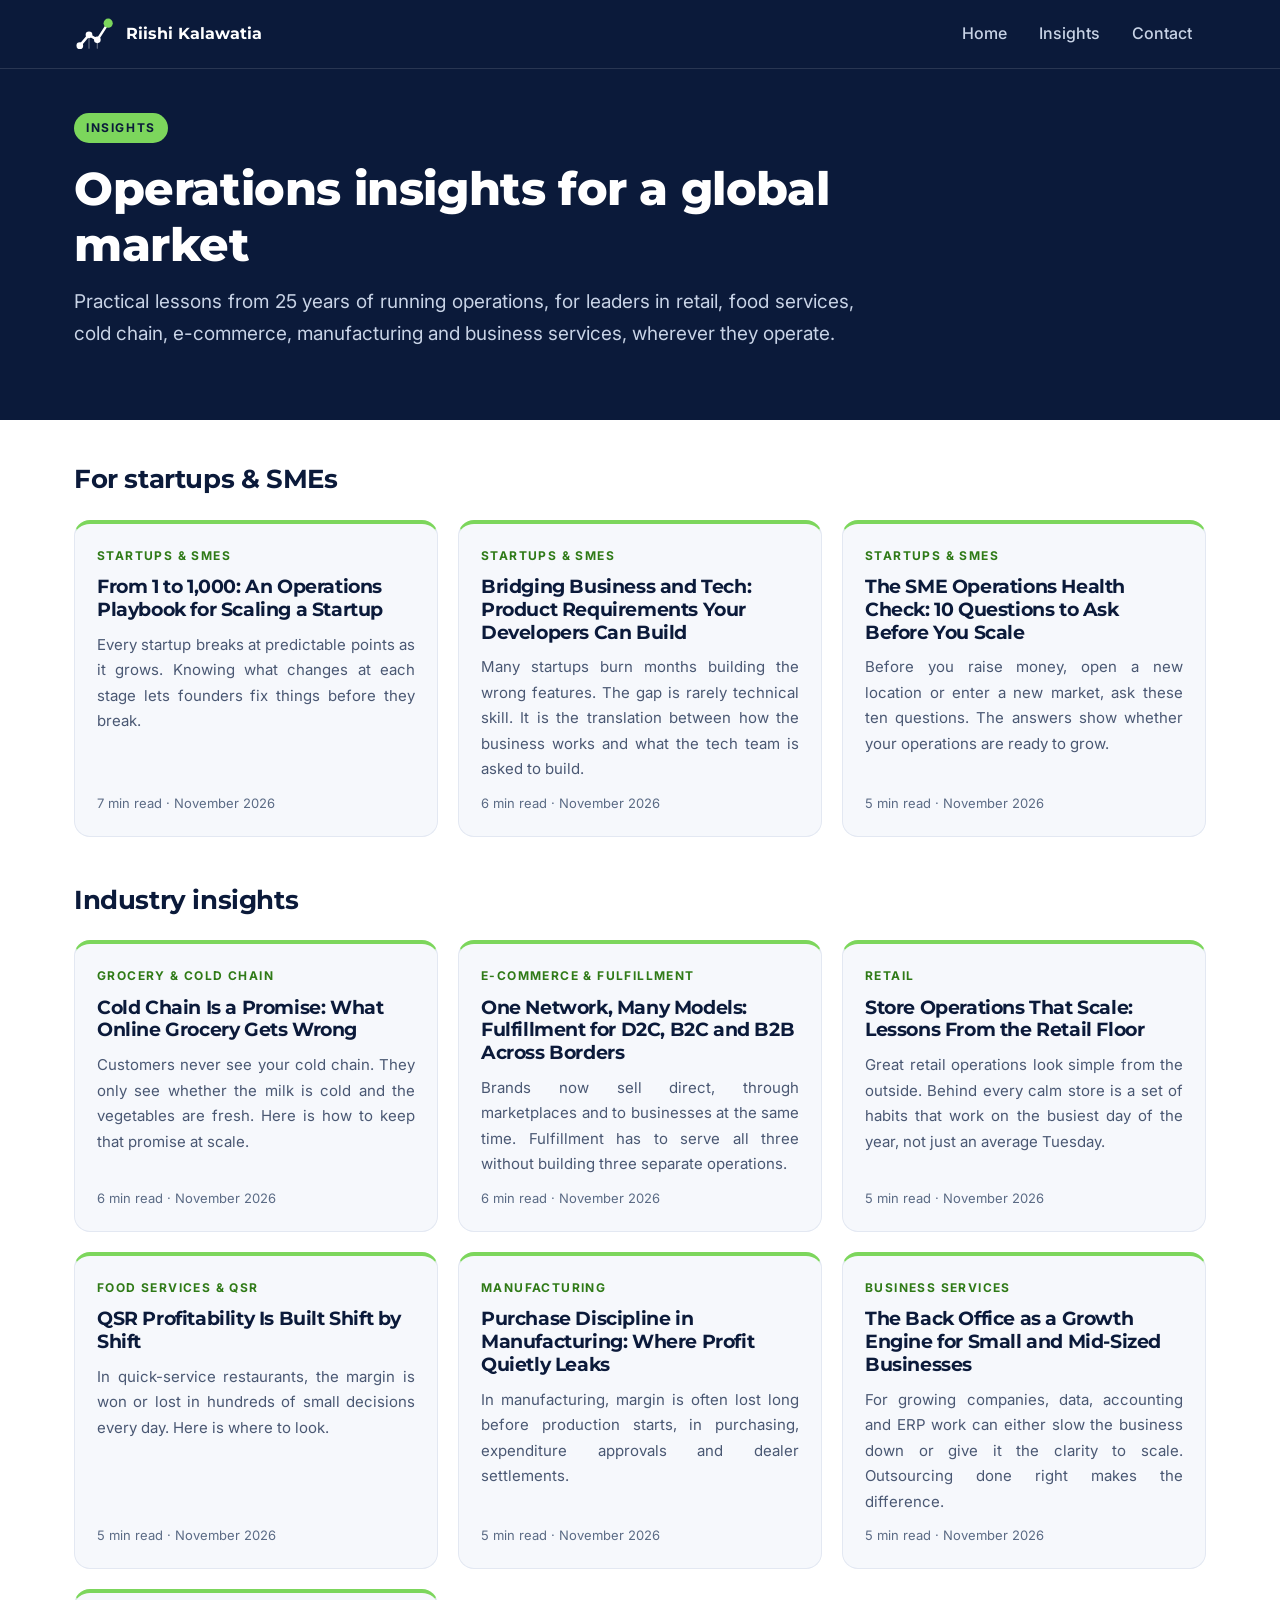
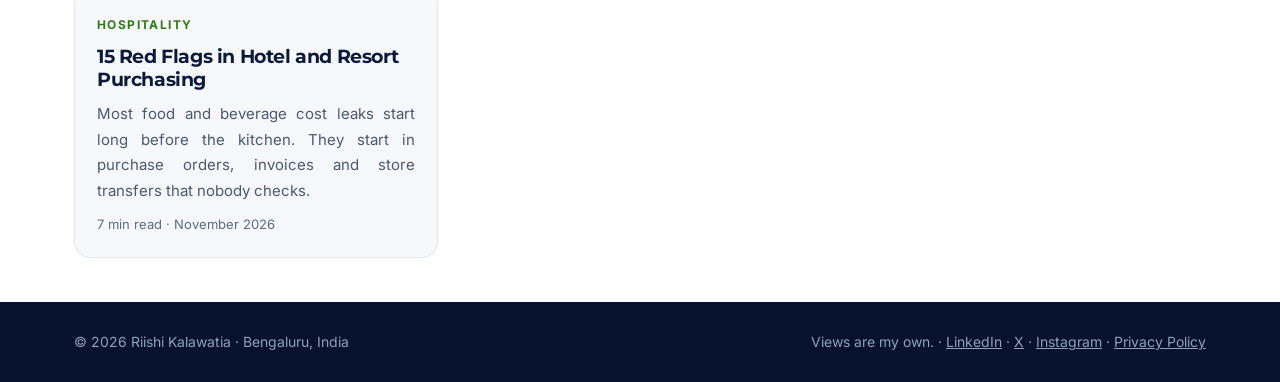
<file: blog/index.html>
<!DOCTYPE html>
<html lang="en">
<head>
<!-- Google tag (Google Analytics) -->
<script async src="https://www.googletagmanager.com/gtm.js?id=GTM-W8NC8R8W"></script>
<script>
  window.dataLayer = window.dataLayer || [];
  function gtag(){dataLayer.push(arguments);}
  gtag('js', new Date());
</script>
<meta charset="utf-8">
<meta name="viewport" content="width=device-width, initial-scale=1">
<title>Insights – Riishi Kalawatia</title>
<meta name="description" content="Operations insights for retail, food services, cold chain, e-commerce fulfillment, manufacturing and business services, from Riishi Kalawatia.">
<link rel="canonical" href="https://riishikalawatia.com/blog/index.html">
<meta property="og:type" content="website">
<meta property="og:url" content="https://riishikalawatia.com/blog/index.html">
<meta property="og:title" content="Insights – Riishi Kalawatia">
<meta property="og:description" content="Operations insights for retail, food services, cold chain, e-commerce fulfillment, manufacturing and business services.">
<meta property="og:image" content="https://riishikalawatia.com/assets/og-image-v3.jpg">
<meta name="twitter:card" content="summary_large_image">
<link rel="icon" href="../favicon.svg" type="image/svg+xml">
<link rel="apple-touch-icon" href="../assets/apple-touch-icon.png">
<meta name="theme-color" content="#0B1A3A">
<link rel="preconnect" href="https://fonts.googleapis.com">
<link rel="preconnect" href="https://fonts.gstatic.com" crossorigin>
<link rel="stylesheet" href="https://fonts.googleapis.com/css2?family=Inter:wght@400;500;600&family=Montserrat:wght@600;700;800&display=swap">
<link rel="stylesheet" href="../assets/blog.css">
</head>
<body>
<header class="site"><div class="wrap">
<a class="brand" href="../index.html"><svg aria-hidden="true" width="40" height="40" viewBox="0 0 96 96"><path d="M14 76 L36 50 L56 62 L82 22" fill="none" stroke="#FFFFFF" stroke-width="6" stroke-linecap="round" stroke-linejoin="round"/><path d="M36 50 L36 82 M56 62 L56 82" stroke="#FFFFFF" stroke-width="3" stroke-opacity="0.35" stroke-linecap="round"/><circle cx="14" cy="76" r="8" fill="#FFFFFF"/><circle cx="36" cy="50" r="8" fill="#FFFFFF"/><circle cx="56" cy="62" r="8" fill="#FFFFFF"/><circle cx="82" cy="22" r="11" fill="#7CD65C"/></svg><span>Riishi Kalawatia</span></a>
<nav class="top-links" aria-label="Main"><a href="../index.html">Home</a><a href="../blog/index.html">Insights</a><a href="../index.html#contact">Contact</a></nav>
</div></header>
<main>
<section class="hero"><div class="wrap">
<span class="tag">Insights</span>
<h1>Operations insights for a global market</h1>
<p class="dek">Practical lessons from 25 years of running operations, for leaders in retail, food services, cold chain, e-commerce, manufacturing and business services, wherever they operate.</p>
</div></section>
<section class="more" style="border-top:0"><div class="wrap"><h2>For startups &amp; SMEs</h2><div class="cards">
<a class="card" href="from-1-to-1000-operations-playbook.html"><span class="ind">Startups & SMEs</span><h3>From 1 to 1,000: An Operations Playbook for Scaling a Startup</h3><p>Every startup breaks at predictable points as it grows. Knowing what changes at each stage lets founders fix things before they break.</p><span class="meta">7 min read &middot; November 2026</span></a><a class="card" href="bridging-business-and-tech.html"><span class="ind">Startups & SMEs</span><h3>Bridging Business and Tech: Product Requirements Your Developers Can Build</h3><p>Many startups burn months building the wrong features. The gap is rarely technical skill. It is the translation between how the business works and what the tech team is asked to build.</p><span class="meta">6 min read &middot; November 2026</span></a><a class="card" href="sme-operations-health-check.html"><span class="ind">Startups & SMEs</span><h3>The SME Operations Health Check: 10 Questions to Ask Before You Scale</h3><p>Before you raise money, open a new location or enter a new market, ask these ten questions. The answers show whether your operations are ready to grow.</p><span class="meta">5 min read &middot; November 2026</span></a>
</div><h2 style="margin-top:48px">Industry insights</h2><div class="cards">
<a class="card" href="cold-chain-is-a-promise.html"><span class="ind">Grocery & Cold Chain</span><h3>Cold Chain Is a Promise: What Online Grocery Gets Wrong</h3><p>Customers never see your cold chain. They only see whether the milk is cold and the vegetables are fresh. Here is how to keep that promise at scale.</p><span class="meta">6 min read &middot; November 2026</span></a><a class="card" href="one-network-many-models.html"><span class="ind">E-commerce & Fulfillment</span><h3>One Network, Many Models: Fulfillment for D2C, B2C and B2B Across Borders</h3><p>Brands now sell direct, through marketplaces and to businesses at the same time. Fulfillment has to serve all three without building three separate operations.</p><span class="meta">6 min read &middot; November 2026</span></a><a class="card" href="retail-operations-that-scale.html"><span class="ind">Retail</span><h3>Store Operations That Scale: Lessons From the Retail Floor</h3><p>Great retail operations look simple from the outside. Behind every calm store is a set of habits that work on the busiest day of the year, not just an average Tuesday.</p><span class="meta">5 min read &middot; November 2026</span></a><a class="card" href="qsr-profitability-shift-by-shift.html"><span class="ind">Food Services & QSR</span><h3>QSR Profitability Is Built Shift by Shift</h3><p>In quick-service restaurants, the margin is won or lost in hundreds of small decisions every day. Here is where to look.</p><span class="meta">5 min read &middot; November 2026</span></a><a class="card" href="purchase-discipline-in-manufacturing.html"><span class="ind">Manufacturing</span><h3>Purchase Discipline in Manufacturing: Where Profit Quietly Leaks</h3><p>In manufacturing, margin is often lost long before production starts, in purchasing, expenditure approvals and dealer settlements.</p><span class="meta">5 min read &middot; November 2026</span></a><a class="card" href="back-office-as-a-growth-engine.html"><span class="ind">Business Services</span><h3>The Back Office as a Growth Engine for Small and Mid-Sized Businesses</h3><p>For growing companies, data, accounting and ERP work can either slow the business down or give it the clarity to scale. Outsourcing done right makes the difference.</p><span class="meta">5 min read &middot; November 2026</span></a><a class="card" href="hotel-resort-purchasing-red-flags.html"><span class="ind">Hospitality</span><h3>15 Red Flags in Hotel and Resort Purchasing</h3><p>Most food and beverage cost leaks start long before the kitchen. They start in purchase orders, invoices and store transfers that nobody checks.</p><span class="meta">7 min read &middot; November 2026</span></a>
</div></div></section>
</main>
<footer class="site"><div class="wrap"><span>&copy; 2026 Riishi Kalawatia &middot; Bengaluru, India</span><span>Views are my own. &middot; <a href="https://www.linkedin.com/in/riishi-kalawatia/" target="_blank" rel="noopener">LinkedIn</a> &middot; <a href="https://x.com/RishiKalawatia" target="_blank" rel="noopener">X</a> &middot; <a href="https://www.instagram.com/kalawatiarishi/" target="_blank" rel="noopener">Instagram</a> &middot; <a href="../privacy.html">Privacy Policy</a></span></div></footer>
</body>
</html>
</file>
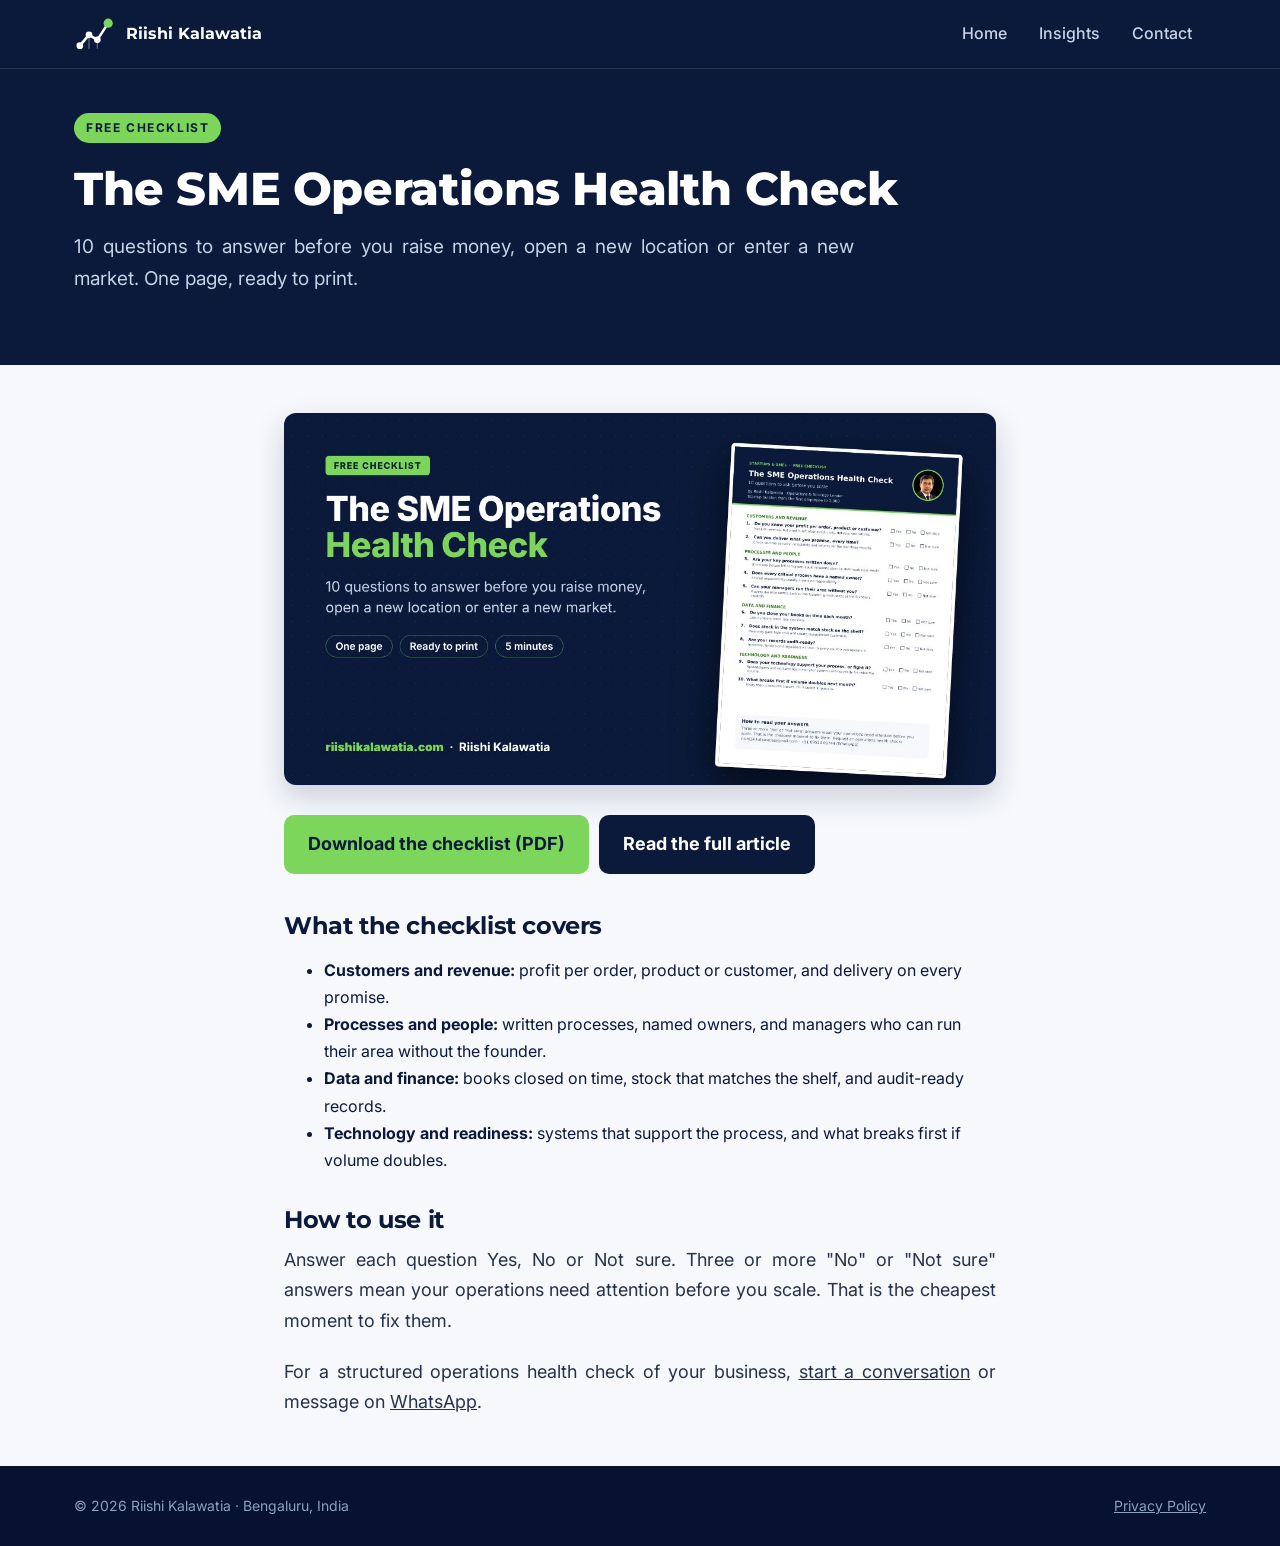
<file: health-check.html>
<!DOCTYPE html>
<html lang="en">
<head>
<!-- Google tag (Google Analytics) -->
<script async src="https://www.googletagmanager.com/gtm.js?id=GTM-W8NC8R8W"></script>
<script>
  window.dataLayer = window.dataLayer || [];
  function gtag(){dataLayer.push(arguments);}
  gtag('js', new Date());
</script>
<meta charset="utf-8">
<meta name="viewport" content="width=device-width, initial-scale=1">
<title>The SME Operations Health Check – Free Checklist | Riishi Kalawatia</title>
<meta name="description" content="10 questions to answer before you raise money, open a new location or enter a new market. One page, ready to print.">
<link rel="canonical" href="https://riishikalawatia.com/health-check.html">
<meta property="og:type" content="website">
<meta property="og:url" content="https://riishikalawatia.com/health-check.html">
<meta property="og:title" content="The SME Operations Health Check – Free Checklist">
<meta property="og:description" content="10 questions to answer before you raise money, open a new location or enter a new market. One page, ready to print.">
<meta property="og:image" content="https://riishikalawatia.com/assets/health-check-preview.jpg">
<meta property="og:image:width" content="1200">
<meta property="og:image:height" content="627">
<meta name="twitter:card" content="summary_large_image">
<meta name="twitter:title" content="The SME Operations Health Check – Free Checklist">
<meta name="twitter:description" content="10 questions to answer before you raise money, open a new location or enter a new market. One page, ready to print.">
<meta name="twitter:image" content="https://riishikalawatia.com/assets/health-check-preview.jpg">
<link rel="icon" href="favicon.svg" type="image/svg+xml">
<link rel="apple-touch-icon" href="assets/apple-touch-icon.png">
<meta name="theme-color" content="#0B1A3A">
<link rel="preconnect" href="https://fonts.googleapis.com">
<link rel="preconnect" href="https://fonts.gstatic.com" crossorigin>
<link rel="stylesheet" href="https://fonts.googleapis.com/css2?family=Inter:wght@400;500;600&family=Montserrat:wght@600;700;800&display=swap">
<link rel="stylesheet" href="assets/blog.css">
<style>.hc-img{display:block;width:100%;height:auto;border-radius:12px;margin:8px 0 24px;box-shadow:0 12px 30px rgba(11,26,58,.18)}.hc-btn{display:inline-block;background:#7CD65C;color:#0B1A3A;font-weight:700;padding:14px 24px;border-radius:10px;text-decoration:none;margin:6px 10px 6px 0}.hc-btn.alt{background:#0B1A3A;color:#fff}</style>
</head>
<body>
<header class="site"><div class="wrap">
<a class="brand" href="index.html"><svg aria-hidden="true" width="40" height="40" viewBox="0 0 96 96"><path d="M14 76 L36 50 L56 62 L82 22" fill="none" stroke="#FFFFFF" stroke-width="6" stroke-linecap="round" stroke-linejoin="round"/><path d="M36 50 L36 82 M56 62 L56 82" stroke="#FFFFFF" stroke-width="3" stroke-opacity="0.35" stroke-linecap="round"/><circle cx="14" cy="76" r="8" fill="#FFFFFF"/><circle cx="36" cy="50" r="8" fill="#FFFFFF"/><circle cx="56" cy="62" r="8" fill="#FFFFFF"/><circle cx="82" cy="22" r="11" fill="#7CD65C"/></svg><span>Riishi Kalawatia</span></a>
<nav class="top-links" aria-label="Main"><a href="index.html">Home</a><a href="blog/index.html">Insights</a><a href="index.html#contact">Contact</a></nav>
</div></header>
<main>
<section class="hero"><div class="wrap"><span class="tag">Free Checklist</span><h1>The SME Operations Health Check</h1><p class="dek">10 questions to answer before you raise money, open a new location or enter a new market. One page, ready to print.</p></div></section>
<article class="post">
<img class="hc-img" src="assets/health-check-preview.jpg" alt="Preview of the one-page SME Operations Health Check checklist" width="1200" height="627">
<p><a class="hc-btn" href="assets/SME-Operations-Health-Check.pdf" target="_blank" rel="noopener">Download the checklist (PDF)</a><a class="hc-btn alt" href="blog/sme-operations-health-check.html">Read the full article</a></p>
<h2>What the checklist covers</h2>
<ul>
<li><b>Customers and revenue:</b> profit per order, product or customer, and delivery on every promise.</li>
<li><b>Processes and people:</b> written processes, named owners, and managers who can run their area without the founder.</li>
<li><b>Data and finance:</b> books closed on time, stock that matches the shelf, and audit-ready records.</li>
<li><b>Technology and readiness:</b> systems that support the process, and what breaks first if volume doubles.</li>
</ul>
<h2>How to use it</h2>
<p>Answer each question Yes, No or Not sure. Three or more "No" or "Not sure" answers mean your operations need attention before you scale. That is the cheapest moment to fix them.</p>
<p>For a structured operations health check of your business, <a href="index.html#enquiry">start a conversation</a> or message on <a href="https://wa.me/918951409744" target="_blank" rel="noopener">WhatsApp</a>.</p>
</article>
</main>
<footer class="site"><div class="wrap"><span>&copy; 2026 Riishi Kalawatia &middot; Bengaluru, India</span><span><a href="privacy.html">Privacy Policy</a></span></div></footer>
</body>
</html>
</file>
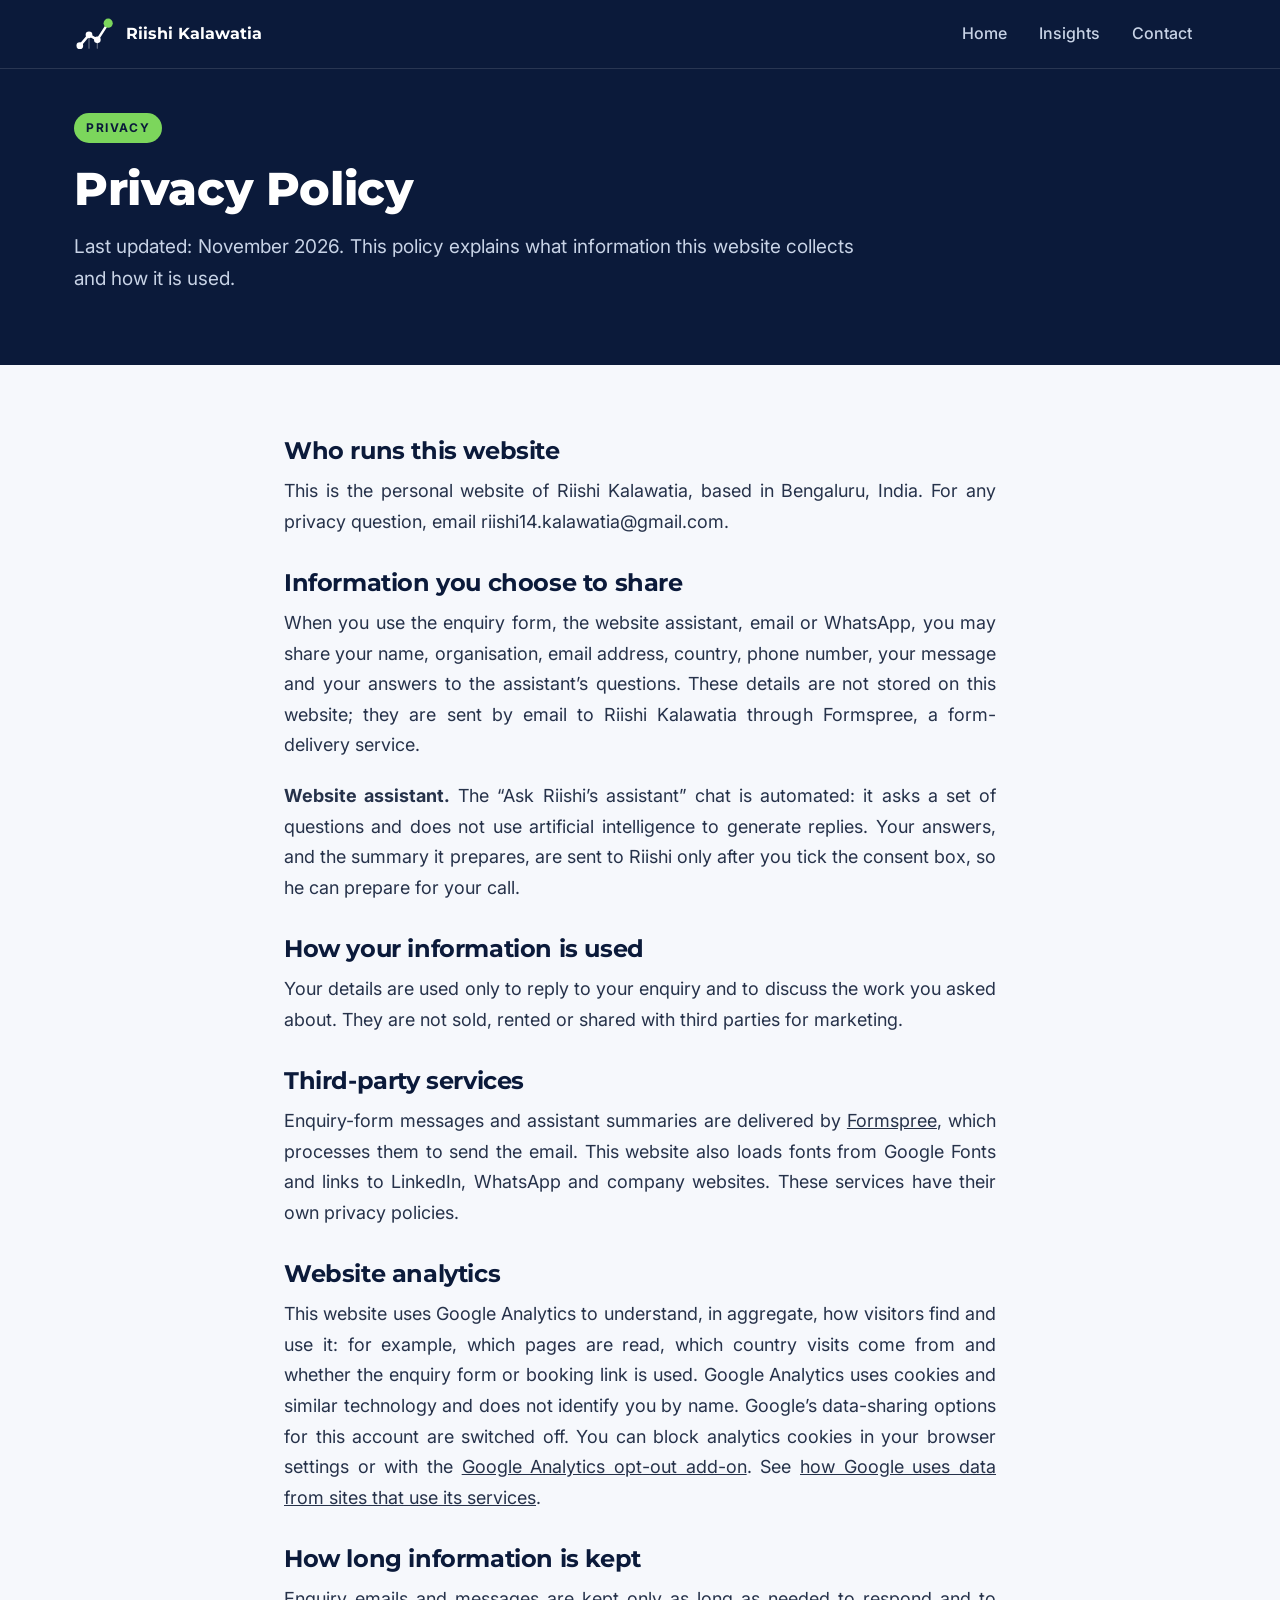
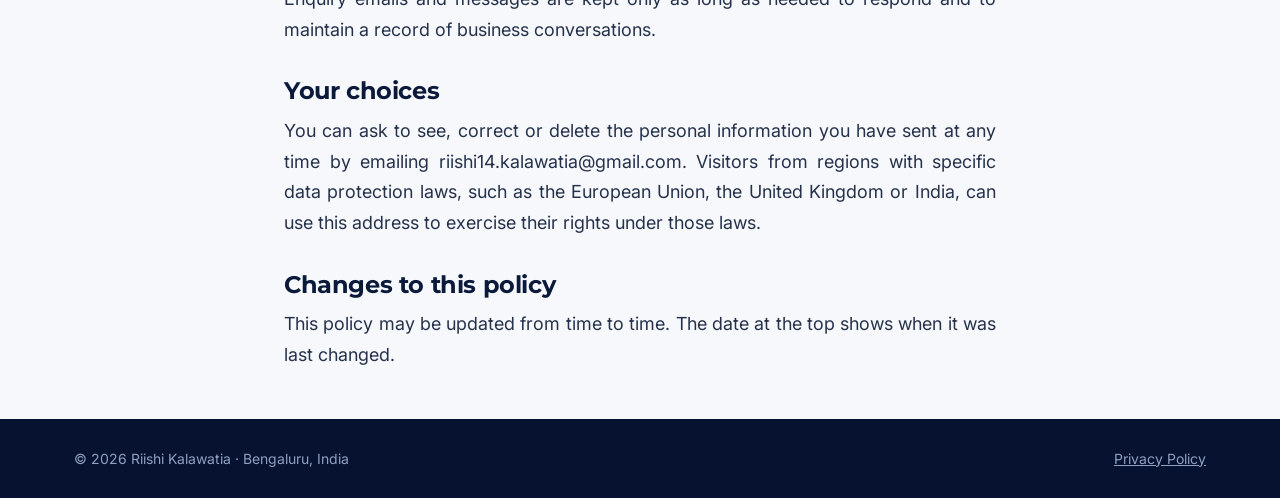
<file: privacy.html>
<!DOCTYPE html>
<html lang="en">
<head>
<!-- Google tag (Google Analytics) -->
<script async src="https://www.googletagmanager.com/gtm.js?id=GTM-W8NC8R8W"></script>
<script>
  window.dataLayer = window.dataLayer || [];
  function gtag(){dataLayer.push(arguments);}
  gtag('js', new Date());
</script>
<meta charset="utf-8">
<meta name="viewport" content="width=device-width, initial-scale=1">
<title>Privacy Policy – Riishi Kalawatia</title>
<meta name="description" content="How Riishi Kalawatia's website handles personal information sent through the enquiry form, email and WhatsApp.">
<link rel="canonical" href="https://riishikalawatia.com/privacy.html">
<meta property="og:type" content="website">
<meta property="og:url" content="https://riishikalawatia.com/privacy.html">
<meta property="og:title" content="Privacy Policy – Riishi Kalawatia">
<meta property="og:image" content="https://riishikalawatia.com/assets/og-image-v3.jpg">
<link rel="icon" href="favicon.svg" type="image/svg+xml">
<link rel="apple-touch-icon" href="assets/apple-touch-icon.png">
<meta name="theme-color" content="#0B1A3A">
<link rel="preconnect" href="https://fonts.googleapis.com">
<link rel="preconnect" href="https://fonts.gstatic.com" crossorigin>
<link rel="stylesheet" href="https://fonts.googleapis.com/css2?family=Inter:wght@400;500;600&family=Montserrat:wght@600;700;800&display=swap">
<link rel="stylesheet" href="assets/blog.css">
</head>
<body>
<header class="site"><div class="wrap">
<a class="brand" href="index.html"><svg aria-hidden="true" width="40" height="40" viewBox="0 0 96 96"><path d="M14 76 L36 50 L56 62 L82 22" fill="none" stroke="#FFFFFF" stroke-width="6" stroke-linecap="round" stroke-linejoin="round"/><path d="M36 50 L36 82 M56 62 L56 82" stroke="#FFFFFF" stroke-width="3" stroke-opacity="0.35" stroke-linecap="round"/><circle cx="14" cy="76" r="8" fill="#FFFFFF"/><circle cx="36" cy="50" r="8" fill="#FFFFFF"/><circle cx="56" cy="62" r="8" fill="#FFFFFF"/><circle cx="82" cy="22" r="11" fill="#7CD65C"/></svg><span>Riishi Kalawatia</span></a>
<nav class="top-links" aria-label="Main"><a href="index.html">Home</a><a href="blog/index.html">Insights</a><a href="index.html#contact">Contact</a></nav>
</div></header>
<main>
<section class="hero"><div class="wrap"><span class="tag">Privacy</span><h1>Privacy Policy</h1><p class="dek">Last updated: November 2026. This policy explains what information this website collects and how it is used.</p></div></section>
<article class="post">
<h2>Who runs this website</h2>
<p>This is the personal website of Riishi Kalawatia, based in Bengaluru, India. For any privacy question, email riishi14.kalawatia@gmail.com.</p>
<h2>Information you choose to share</h2>
<p>When you use the enquiry form, the website assistant, email or WhatsApp, you may share your name, organisation, email address, country, phone number, your message and your answers to the assistant&rsquo;s questions. These details are not stored on this website; they are sent by email to Riishi Kalawatia through Formspree, a form-delivery service.</p>
<p><b>Website assistant.</b> The &ldquo;Ask Riishi&rsquo;s assistant&rdquo; chat is automated: it asks a set of questions and does not use artificial intelligence to generate replies. Your answers, and the summary it prepares, are sent to Riishi only after you tick the consent box, so he can prepare for your call.</p>
<h2>How your information is used</h2>
<p>Your details are used only to reply to your enquiry and to discuss the work you asked about. They are not sold, rented or shared with third parties for marketing.</p>
<h2>Third-party services</h2>
<p>Enquiry-form messages and assistant summaries are delivered by <a href="https://formspree.io/legal/privacy-policy" target="_blank" rel="noopener">Formspree</a>, which processes them to send the email. This website also loads fonts from Google Fonts and links to LinkedIn, WhatsApp and company websites. These services have their own privacy policies.</p>
<h2>Website analytics</h2>
<p>This website uses Google Analytics to understand, in aggregate, how visitors find and use it: for example, which pages are read, which country visits come from and whether the enquiry form or booking link is used. Google Analytics uses cookies and similar technology and does not identify you by name. Google&rsquo;s data-sharing options for this account are switched off. You can block analytics cookies in your browser settings or with the <a href="https://tools.google.com/dlpage/gaoptout" target="_blank" rel="noopener">Google Analytics opt-out add-on</a>. See <a href="https://policies.google.com/technologies/partner-sites" target="_blank" rel="noopener">how Google uses data from sites that use its services</a>.</p>
<h2>How long information is kept</h2>
<p>Enquiry emails and messages are kept only as long as needed to respond and to maintain a record of business conversations.</p>
<h2>Your choices</h2>
<p>You can ask to see, correct or delete the personal information you have sent at any time by emailing riishi14.kalawatia@gmail.com. Visitors from regions with specific data protection laws, such as the European Union, the United Kingdom or India, can use this address to exercise their rights under those laws.</p>
<h2>Changes to this policy</h2>
<p>This policy may be updated from time to time. The date at the top shows when it was last changed.</p>
</article>
</main>
<footer class="site"><div class="wrap"><span>&copy; 2026 Riishi Kalawatia &middot; Bengaluru, India</span><span><a href="privacy.html">Privacy Policy</a></span></div></footer>
</body>
</html>
</file>
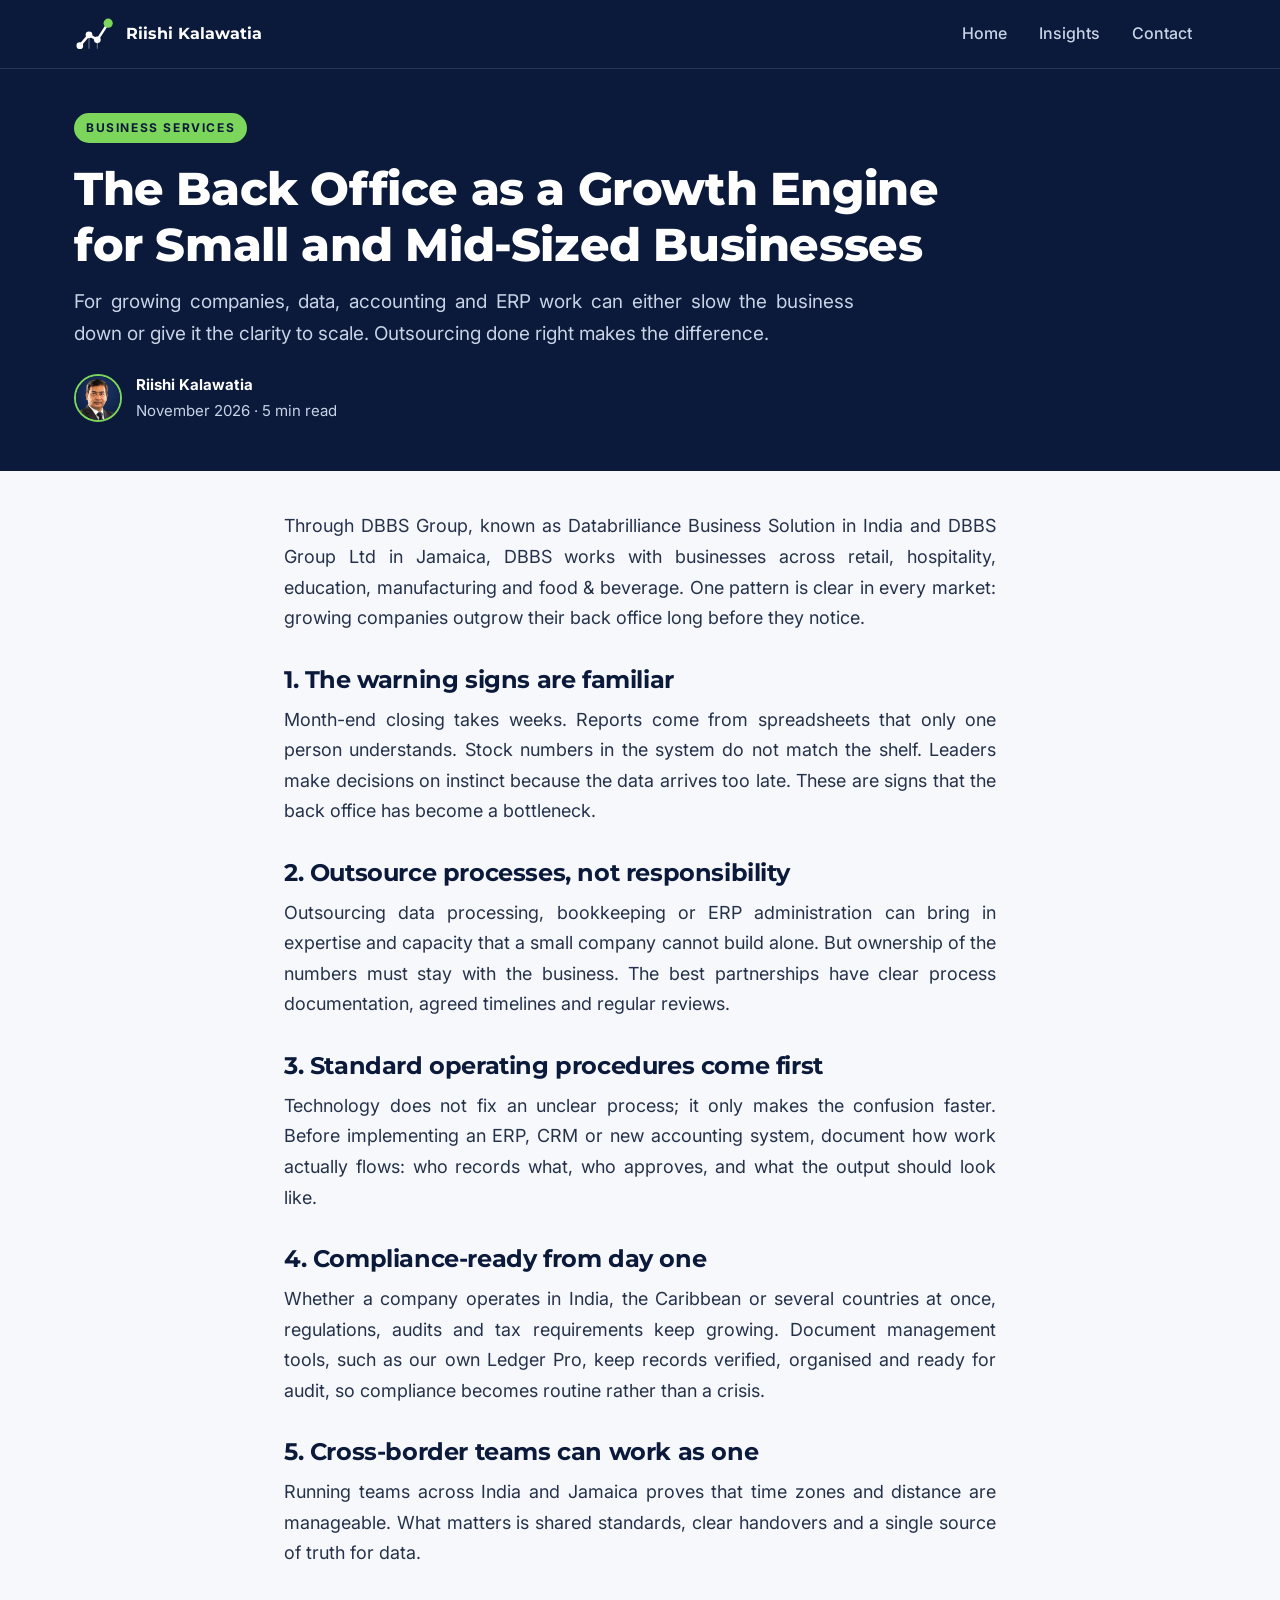
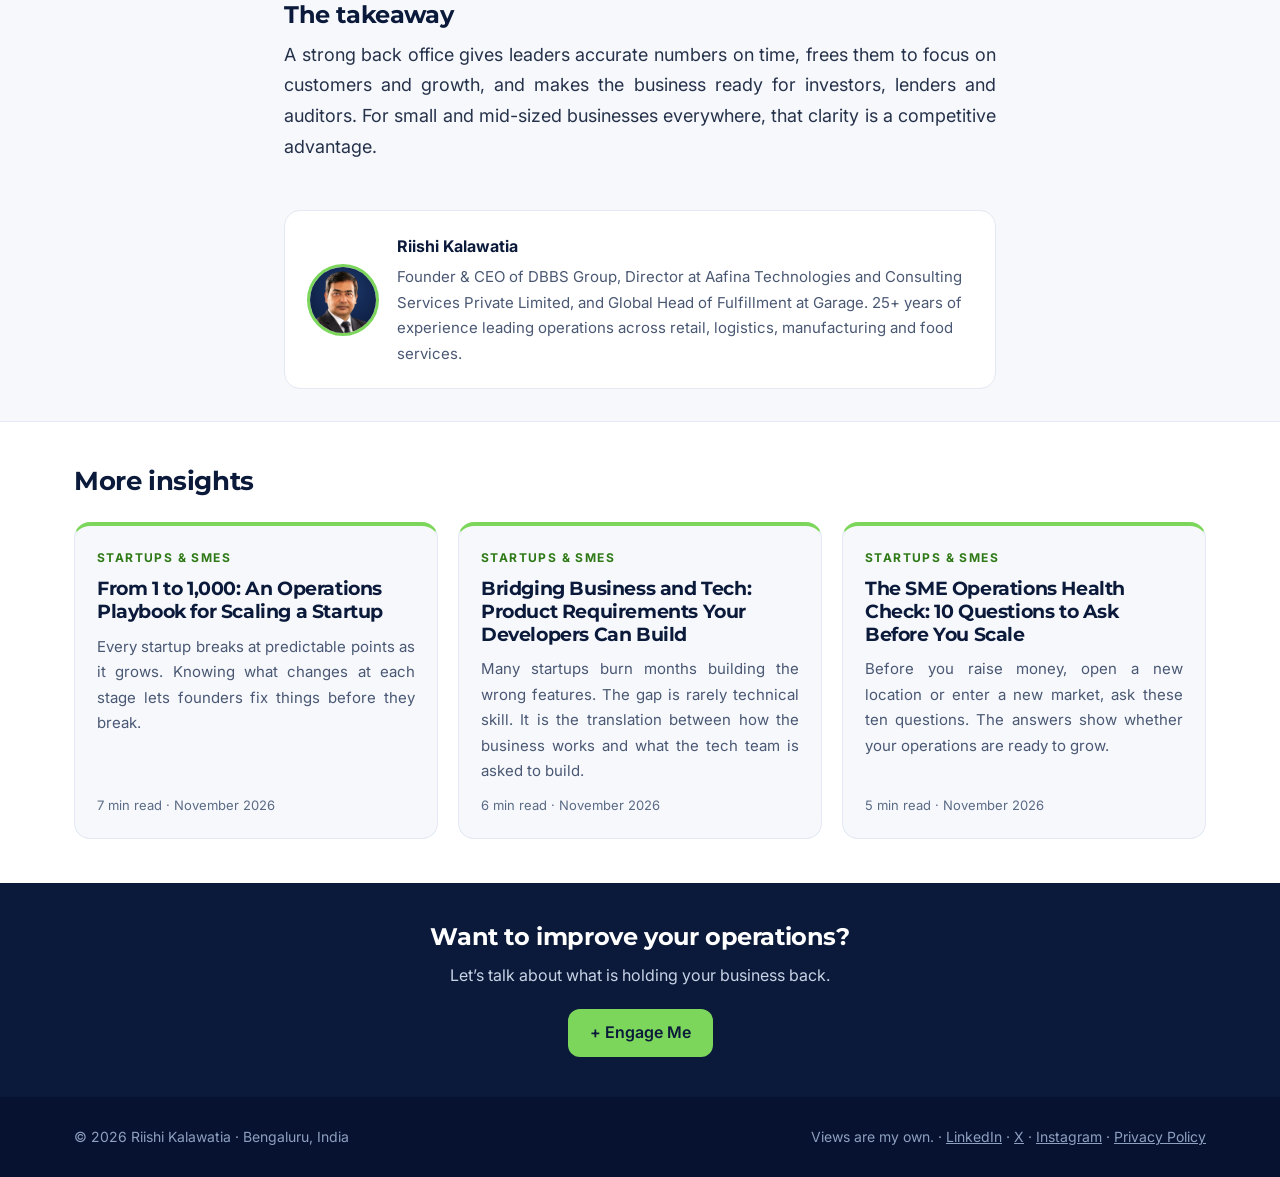
<file: blog/back-office-as-a-growth-engine.html>
<!DOCTYPE html>
<html lang="en">
<head>
<!-- Google tag (Google Analytics) -->
<script async src="https://www.googletagmanager.com/gtm.js?id=GTM-W8NC8R8W"></script>
<script>
  window.dataLayer = window.dataLayer || [];
  function gtag(){dataLayer.push(arguments);}
  gtag('js', new Date());
</script>
<meta charset="utf-8">
<meta name="viewport" content="width=device-width, initial-scale=1">
<title>The Back Office as a Growth Engine for SMEs</title>
<meta name="description" content="Data, accounting and ERP work can slow a growing company down or give it the clarity to scale. How outsourcing done right makes the difference.">
<script type="application/ld+json">{"@context": "https://schema.org", "@type": "Article", "headline": "The Back Office as a Growth Engine for Small and Mid-Sized Businesses", "description": "Data, accounting and ERP work can slow a growing company down or give it the clarity to scale. How outsourcing done right makes the difference.", "image": "https://riishikalawatia.com/assets/og/back-office-as-a-growth-engine.jpg", "datePublished": "2026-11-23", "dateModified": "2026-11-26", "author": {"@type": "Person", "name": "Riishi Kalawatia", "url": "https://riishikalawatia.com/"}, "publisher": {"@type": "Person", "name": "Riishi Kalawatia"}, "mainEntityOfPage": "https://riishikalawatia.com/blog/back-office-as-a-growth-engine.html"}</script>
<link rel="canonical" href="https://riishikalawatia.com/blog/back-office-as-a-growth-engine.html">
<meta property="og:type" content="article">
<meta property="og:title" content="The Back Office as a Growth Engine for Small and Mid-Sized Businesses">
<meta property="og:description" content="Data, accounting and ERP work can slow a growing company down or give it the clarity to scale. How outsourcing done right makes the difference.">
<meta property="og:url" content="https://riishikalawatia.com/blog/back-office-as-a-growth-engine.html">
<meta property="og:image" content="https://riishikalawatia.com/assets/og/back-office-as-a-growth-engine.jpg">
<meta property="og:image:width" content="1200">
<meta property="og:image:height" content="630">
<meta name="twitter:image" content="https://riishikalawatia.com/assets/og/back-office-as-a-growth-engine.jpg">
<meta name="twitter:card" content="summary_large_image">
<meta name="author" content="Riishi Kalawatia">
<link rel="icon" href="../favicon.svg" type="image/svg+xml">
<link rel="apple-touch-icon" href="../assets/apple-touch-icon.png">
<meta name="theme-color" content="#0B1A3A">
<link rel="preconnect" href="https://fonts.googleapis.com">
<link rel="preconnect" href="https://fonts.gstatic.com" crossorigin>
<link rel="stylesheet" href="https://fonts.googleapis.com/css2?family=Inter:wght@400;500;600&family=Montserrat:wght@600;700;800&display=swap">
<link rel="stylesheet" href="../assets/blog.css">
</head>
<body>
<header class="site"><div class="wrap">
<a class="brand" href="../index.html"><svg aria-hidden="true" width="40" height="40" viewBox="0 0 96 96"><path d="M14 76 L36 50 L56 62 L82 22" fill="none" stroke="#FFFFFF" stroke-width="6" stroke-linecap="round" stroke-linejoin="round"/><path d="M36 50 L36 82 M56 62 L56 82" stroke="#FFFFFF" stroke-width="3" stroke-opacity="0.35" stroke-linecap="round"/><circle cx="14" cy="76" r="8" fill="#FFFFFF"/><circle cx="36" cy="50" r="8" fill="#FFFFFF"/><circle cx="56" cy="62" r="8" fill="#FFFFFF"/><circle cx="82" cy="22" r="11" fill="#7CD65C"/></svg><span>Riishi Kalawatia</span></a>
<nav class="top-links" aria-label="Main"><a href="../index.html">Home</a><a href="../blog/index.html">Insights</a><a href="../index.html#contact">Contact</a></nav>
</div></header>
<main>
<section class="hero"><div class="wrap">
<span class="tag">Business Services</span>
<h1>The Back Office as a Growth Engine for Small and Mid-Sized Businesses</h1>
<p class="dek">For growing companies, data, accounting and ERP work can either slow the business down or give it the clarity to scale. Outsourcing done right makes the difference.</p>
<div class="byline"><img src="../assets/riishi.jpg" alt=""><div><b>Riishi Kalawatia</b>November 2026 &middot; 5 min read</div></div>
</div></section>
<article class="post">
<p>Through DBBS Group, known as Databrilliance Business Solution in India and DBBS Group Ltd in Jamaica, DBBS works with businesses across retail, hospitality, education, manufacturing and food &amp; beverage. One pattern is clear in every market: growing companies outgrow their back office long before they notice.</p>
<h2>1. The warning signs are familiar</h2>
<p>Month-end closing takes weeks. Reports come from spreadsheets that only one person understands. Stock numbers in the system do not match the shelf. Leaders make decisions on instinct because the data arrives too late. These are signs that the back office has become a bottleneck.</p>
<h2>2. Outsource processes, not responsibility</h2>
<p>Outsourcing data processing, bookkeeping or ERP administration can bring in expertise and capacity that a small company cannot build alone. But ownership of the numbers must stay with the business. The best partnerships have clear process documentation, agreed timelines and regular reviews.</p>
<h2>3. Standard operating procedures come first</h2>
<p>Technology does not fix an unclear process; it only makes the confusion faster. Before implementing an ERP, CRM or new accounting system, document how work actually flows: who records what, who approves, and what the output should look like.</p>
<h2>4. Compliance-ready from day one</h2>
<p>Whether a company operates in India, the Caribbean or several countries at once, regulations, audits and tax requirements keep growing. Document management tools, such as our own Ledger Pro, keep records verified, organised and ready for audit, so compliance becomes routine rather than a crisis.</p>
<h2>5. Cross-border teams can work as one</h2>
<p>Running teams across India and Jamaica proves that time zones and distance are manageable. What matters is shared standards, clear handovers and a single source of truth for data.</p>
<h2>The takeaway</h2>
<p>A strong back office gives leaders accurate numbers on time, frees them to focus on customers and growth, and makes the business ready for investors, lenders and auditors. For small and mid-sized businesses everywhere, that clarity is a competitive advantage.</p>
</article>
<div class="author-box"><div class="box"><img src="../assets/riishi.jpg" alt="Riishi Kalawatia"><div><b>Riishi Kalawatia</b><p>Founder &amp; CEO of DBBS Group, Director at Aafina Technologies and Consulting Services Private Limited, and Global Head of Fulfillment at Garage. 25+ years of experience leading operations across retail, logistics, manufacturing and food services.</p></div></div></div>
<section class="more"><div class="wrap"><h2>More insights</h2><div class="cards">
<a class="card" href="from-1-to-1000-operations-playbook.html"><span class="ind">Startups & SMEs</span><h3>From 1 to 1,000: An Operations Playbook for Scaling a Startup</h3><p>Every startup breaks at predictable points as it grows. Knowing what changes at each stage lets founders fix things before they break.</p><span class="meta">7 min read &middot; November 2026</span></a><a class="card" href="bridging-business-and-tech.html"><span class="ind">Startups & SMEs</span><h3>Bridging Business and Tech: Product Requirements Your Developers Can Build</h3><p>Many startups burn months building the wrong features. The gap is rarely technical skill. It is the translation between how the business works and what the tech team is asked to build.</p><span class="meta">6 min read &middot; November 2026</span></a><a class="card" href="sme-operations-health-check.html"><span class="ind">Startups & SMEs</span><h3>The SME Operations Health Check: 10 Questions to Ask Before You Scale</h3><p>Before you raise money, open a new location or enter a new market, ask these ten questions. The answers show whether your operations are ready to grow.</p><span class="meta">5 min read &middot; November 2026</span></a>
</div></div></section>
<section class="cta"><div class="wrap"><h2>Want to improve your operations?</h2><p>Let&rsquo;s talk about what is holding your business back.</p><a class="btn" href="../index.html#enquiry">+ Engage Me</a></div></section>
</main>
<footer class="site"><div class="wrap"><span>&copy; 2026 Riishi Kalawatia &middot; Bengaluru, India</span><span>Views are my own. &middot; <a href="https://www.linkedin.com/in/riishi-kalawatia/" target="_blank" rel="noopener">LinkedIn</a> &middot; <a href="https://x.com/RishiKalawatia" target="_blank" rel="noopener">X</a> &middot; <a href="https://www.instagram.com/kalawatiarishi/" target="_blank" rel="noopener">Instagram</a> &middot; <a href="../privacy.html">Privacy Policy</a></span></div></footer>
</body>
</html>
</file>
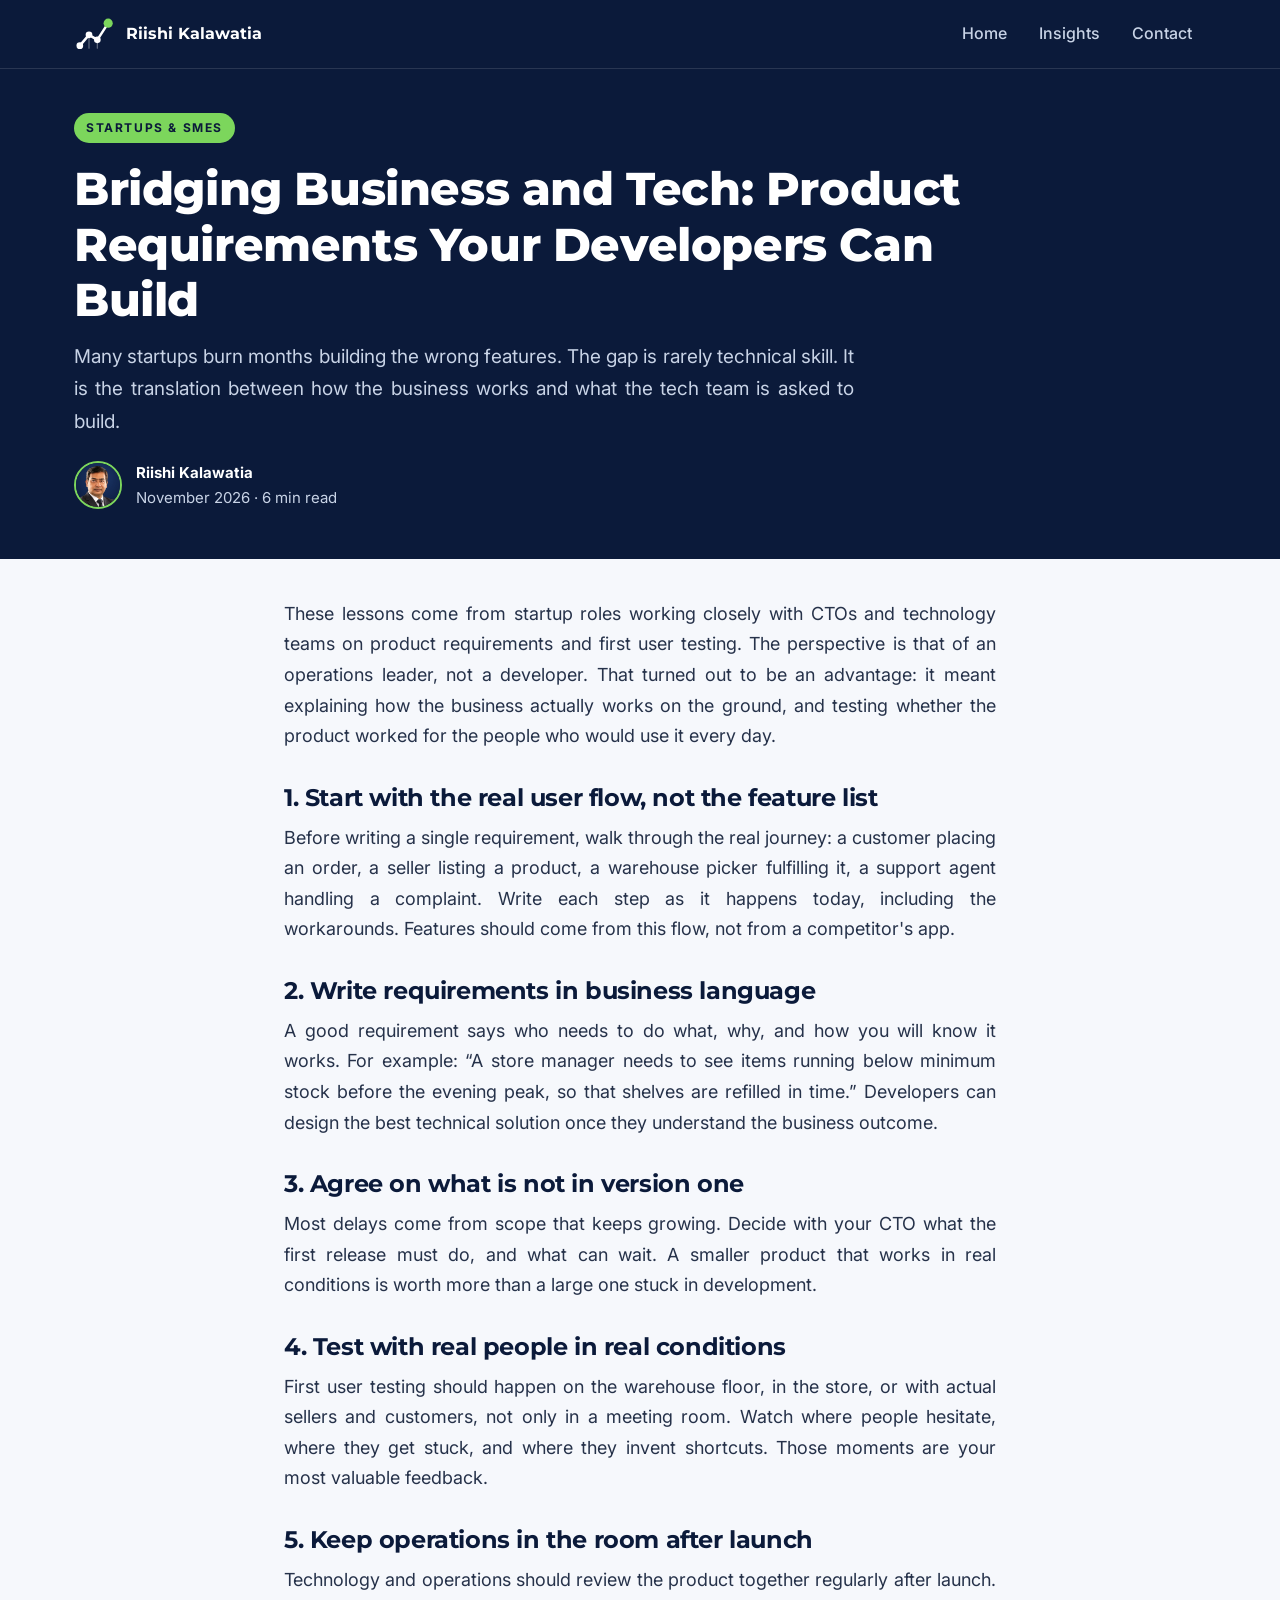
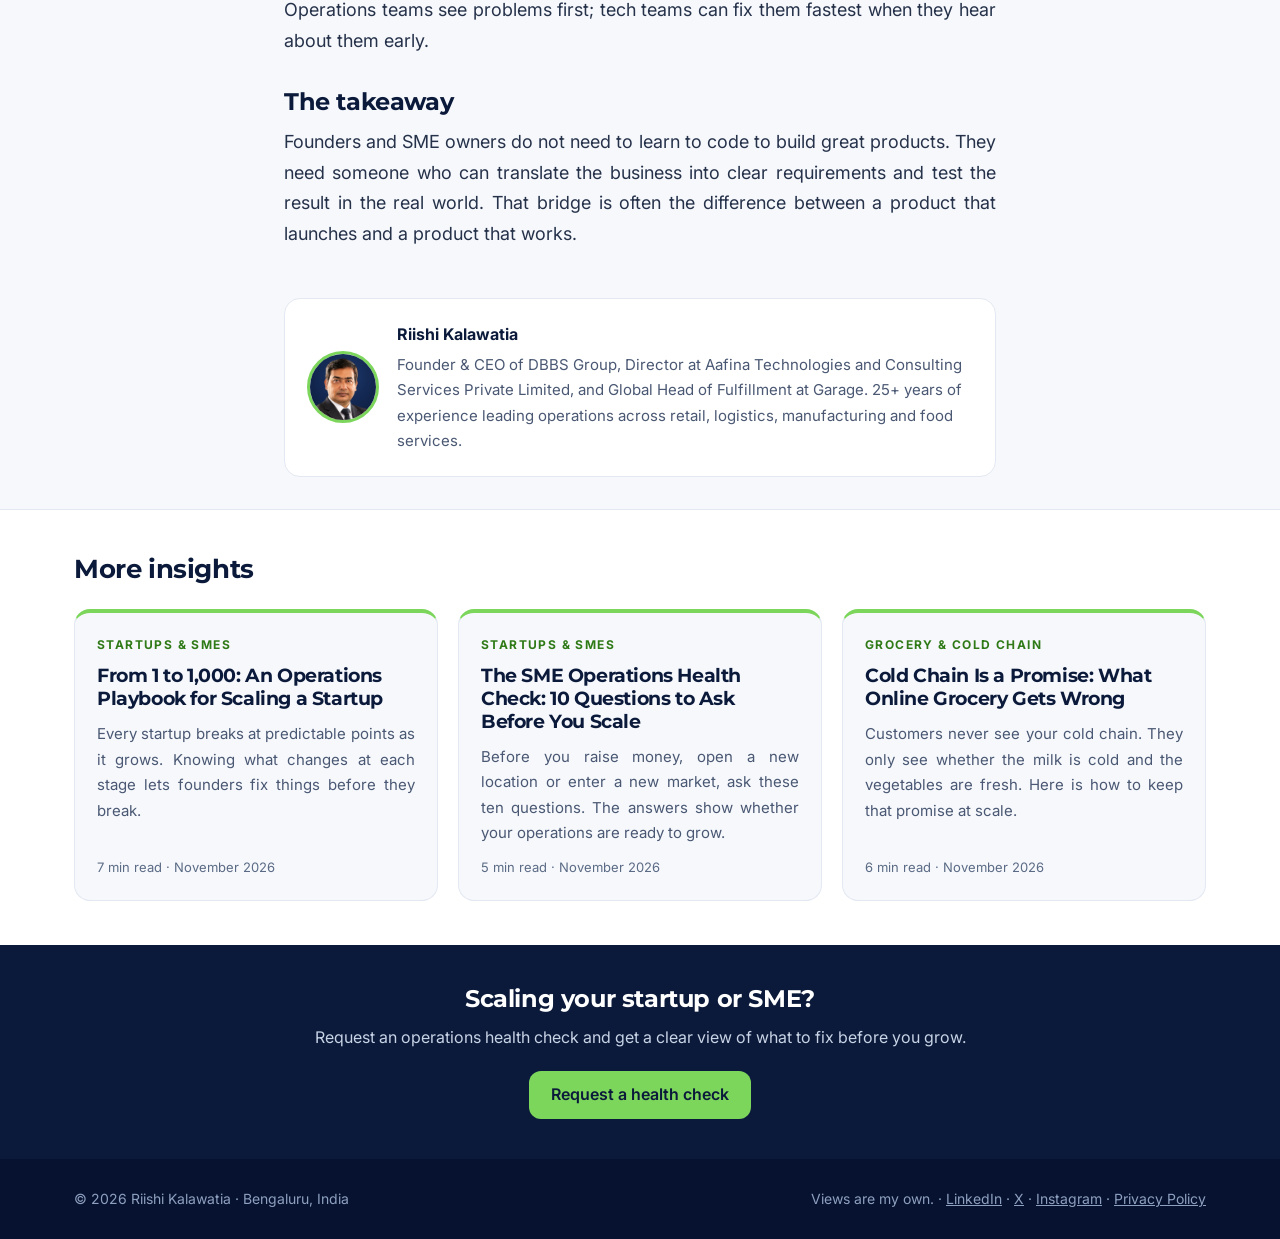
<file: blog/bridging-business-and-tech.html>
<!DOCTYPE html>
<html lang="en">
<head>
<!-- Google tag (Google Analytics) -->
<script async src="https://www.googletagmanager.com/gtm.js?id=GTM-W8NC8R8W"></script>
<script>
  window.dataLayer = window.dataLayer || [];
  function gtag(){dataLayer.push(arguments);}
  gtag('js', new Date());
</script>
<meta charset="utf-8">
<meta name="viewport" content="width=device-width, initial-scale=1">
<title>Product Requirements Your Developers Can Build</title>
<meta name="description" content="Startups lose months building the wrong features. The fix is translating how the business works into requirements the tech team can build.">
<script type="application/ld+json">{"@context": "https://schema.org", "@type": "Article", "headline": "Bridging Business and Tech: Product Requirements Your Developers Can Build", "description": "Startups lose months building the wrong features. The fix is translating how the business works into requirements the tech team can build.", "image": "https://riishikalawatia.com/assets/og/bridging-business-and-tech.jpg", "datePublished": "2026-11-23", "dateModified": "2026-11-26", "author": {"@type": "Person", "name": "Riishi Kalawatia", "url": "https://riishikalawatia.com/"}, "publisher": {"@type": "Person", "name": "Riishi Kalawatia"}, "mainEntityOfPage": "https://riishikalawatia.com/blog/bridging-business-and-tech.html"}</script>
<link rel="canonical" href="https://riishikalawatia.com/blog/bridging-business-and-tech.html">
<meta property="og:type" content="article">
<meta property="og:title" content="Bridging Business and Tech: Product Requirements Your Developers Can Build">
<meta property="og:description" content="Startups lose months building the wrong features. The fix is translating how the business works into requirements the tech team can build.">
<meta property="og:url" content="https://riishikalawatia.com/blog/bridging-business-and-tech.html">
<meta property="og:image" content="https://riishikalawatia.com/assets/og/bridging-business-and-tech.jpg">
<meta property="og:image:width" content="1200">
<meta property="og:image:height" content="630">
<meta name="twitter:image" content="https://riishikalawatia.com/assets/og/bridging-business-and-tech.jpg">
<meta name="twitter:card" content="summary_large_image">
<meta name="author" content="Riishi Kalawatia">
<link rel="icon" href="../favicon.svg" type="image/svg+xml">
<link rel="apple-touch-icon" href="../assets/apple-touch-icon.png">
<meta name="theme-color" content="#0B1A3A">
<link rel="preconnect" href="https://fonts.googleapis.com">
<link rel="preconnect" href="https://fonts.gstatic.com" crossorigin>
<link rel="stylesheet" href="https://fonts.googleapis.com/css2?family=Inter:wght@400;500;600&family=Montserrat:wght@600;700;800&display=swap">
<link rel="stylesheet" href="../assets/blog.css">
</head>
<body>
<header class="site"><div class="wrap">
<a class="brand" href="../index.html"><svg aria-hidden="true" width="40" height="40" viewBox="0 0 96 96"><path d="M14 76 L36 50 L56 62 L82 22" fill="none" stroke="#FFFFFF" stroke-width="6" stroke-linecap="round" stroke-linejoin="round"/><path d="M36 50 L36 82 M56 62 L56 82" stroke="#FFFFFF" stroke-width="3" stroke-opacity="0.35" stroke-linecap="round"/><circle cx="14" cy="76" r="8" fill="#FFFFFF"/><circle cx="36" cy="50" r="8" fill="#FFFFFF"/><circle cx="56" cy="62" r="8" fill="#FFFFFF"/><circle cx="82" cy="22" r="11" fill="#7CD65C"/></svg><span>Riishi Kalawatia</span></a>
<nav class="top-links" aria-label="Main"><a href="../index.html">Home</a><a href="../blog/index.html">Insights</a><a href="../index.html#contact">Contact</a></nav>
</div></header>
<main>
<section class="hero"><div class="wrap">
<span class="tag">Startups & SMEs</span>
<h1>Bridging Business and Tech: Product Requirements Your Developers Can Build</h1>
<p class="dek">Many startups burn months building the wrong features. The gap is rarely technical skill. It is the translation between how the business works and what the tech team is asked to build.</p>
<div class="byline"><img src="../assets/riishi.jpg" alt=""><div><b>Riishi Kalawatia</b>November 2026 &middot; 6 min read</div></div>
</div></section>
<article class="post">
<p>These lessons come from startup roles working closely with CTOs and technology teams on product requirements and first user testing. The perspective is that of an operations leader, not a developer. That turned out to be an advantage: it meant explaining how the business actually works on the ground, and testing whether the product worked for the people who would use it every day.</p>
<h2>1. Start with the real user flow, not the feature list</h2>
<p>Before writing a single requirement, walk through the real journey: a customer placing an order, a seller listing a product, a warehouse picker fulfilling it, a support agent handling a complaint. Write each step as it happens today, including the workarounds. Features should come from this flow, not from a competitor's app.</p>
<h2>2. Write requirements in business language</h2>
<p>A good requirement says who needs to do what, why, and how you will know it works. For example: &ldquo;A store manager needs to see items running below minimum stock before the evening peak, so that shelves are refilled in time.&rdquo; Developers can design the best technical solution once they understand the business outcome.</p>
<h2>3. Agree on what is not in version one</h2>
<p>Most delays come from scope that keeps growing. Decide with your CTO what the first release must do, and what can wait. A smaller product that works in real conditions is worth more than a large one stuck in development.</p>
<h2>4. Test with real people in real conditions</h2>
<p>First user testing should happen on the warehouse floor, in the store, or with actual sellers and customers, not only in a meeting room. Watch where people hesitate, where they get stuck, and where they invent shortcuts. Those moments are your most valuable feedback.</p>
<h2>5. Keep operations in the room after launch</h2>
<p>Technology and operations should review the product together regularly after launch. Operations teams see problems first; tech teams can fix them fastest when they hear about them early.</p>
<h2>The takeaway</h2>
<p>Founders and SME owners do not need to learn to code to build great products. They need someone who can translate the business into clear requirements and test the result in the real world. That bridge is often the difference between a product that launches and a product that works.</p>
</article>
<div class="author-box"><div class="box"><img src="../assets/riishi.jpg" alt="Riishi Kalawatia"><div><b>Riishi Kalawatia</b><p>Founder &amp; CEO of DBBS Group, Director at Aafina Technologies and Consulting Services Private Limited, and Global Head of Fulfillment at Garage. 25+ years of experience leading operations across retail, logistics, manufacturing and food services.</p></div></div></div>
<section class="more"><div class="wrap"><h2>More insights</h2><div class="cards">
<a class="card" href="from-1-to-1000-operations-playbook.html"><span class="ind">Startups & SMEs</span><h3>From 1 to 1,000: An Operations Playbook for Scaling a Startup</h3><p>Every startup breaks at predictable points as it grows. Knowing what changes at each stage lets founders fix things before they break.</p><span class="meta">7 min read &middot; November 2026</span></a><a class="card" href="sme-operations-health-check.html"><span class="ind">Startups & SMEs</span><h3>The SME Operations Health Check: 10 Questions to Ask Before You Scale</h3><p>Before you raise money, open a new location or enter a new market, ask these ten questions. The answers show whether your operations are ready to grow.</p><span class="meta">5 min read &middot; November 2026</span></a><a class="card" href="cold-chain-is-a-promise.html"><span class="ind">Grocery & Cold Chain</span><h3>Cold Chain Is a Promise: What Online Grocery Gets Wrong</h3><p>Customers never see your cold chain. They only see whether the milk is cold and the vegetables are fresh. Here is how to keep that promise at scale.</p><span class="meta">6 min read &middot; November 2026</span></a>
</div></div></section>
<section class="cta"><div class="wrap"><h2>Scaling your startup or SME?</h2><p>Request an operations health check and get a clear view of what to fix before you grow.</p><a class="btn" href="../index.html#enquiry">Request a health check</a></div></section>
</main>
<footer class="site"><div class="wrap"><span>&copy; 2026 Riishi Kalawatia &middot; Bengaluru, India</span><span>Views are my own. &middot; <a href="https://www.linkedin.com/in/riishi-kalawatia/" target="_blank" rel="noopener">LinkedIn</a> &middot; <a href="https://x.com/RishiKalawatia" target="_blank" rel="noopener">X</a> &middot; <a href="https://www.instagram.com/kalawatiarishi/" target="_blank" rel="noopener">Instagram</a> &middot; <a href="../privacy.html">Privacy Policy</a></span></div></footer>
</body>
</html>
</file>
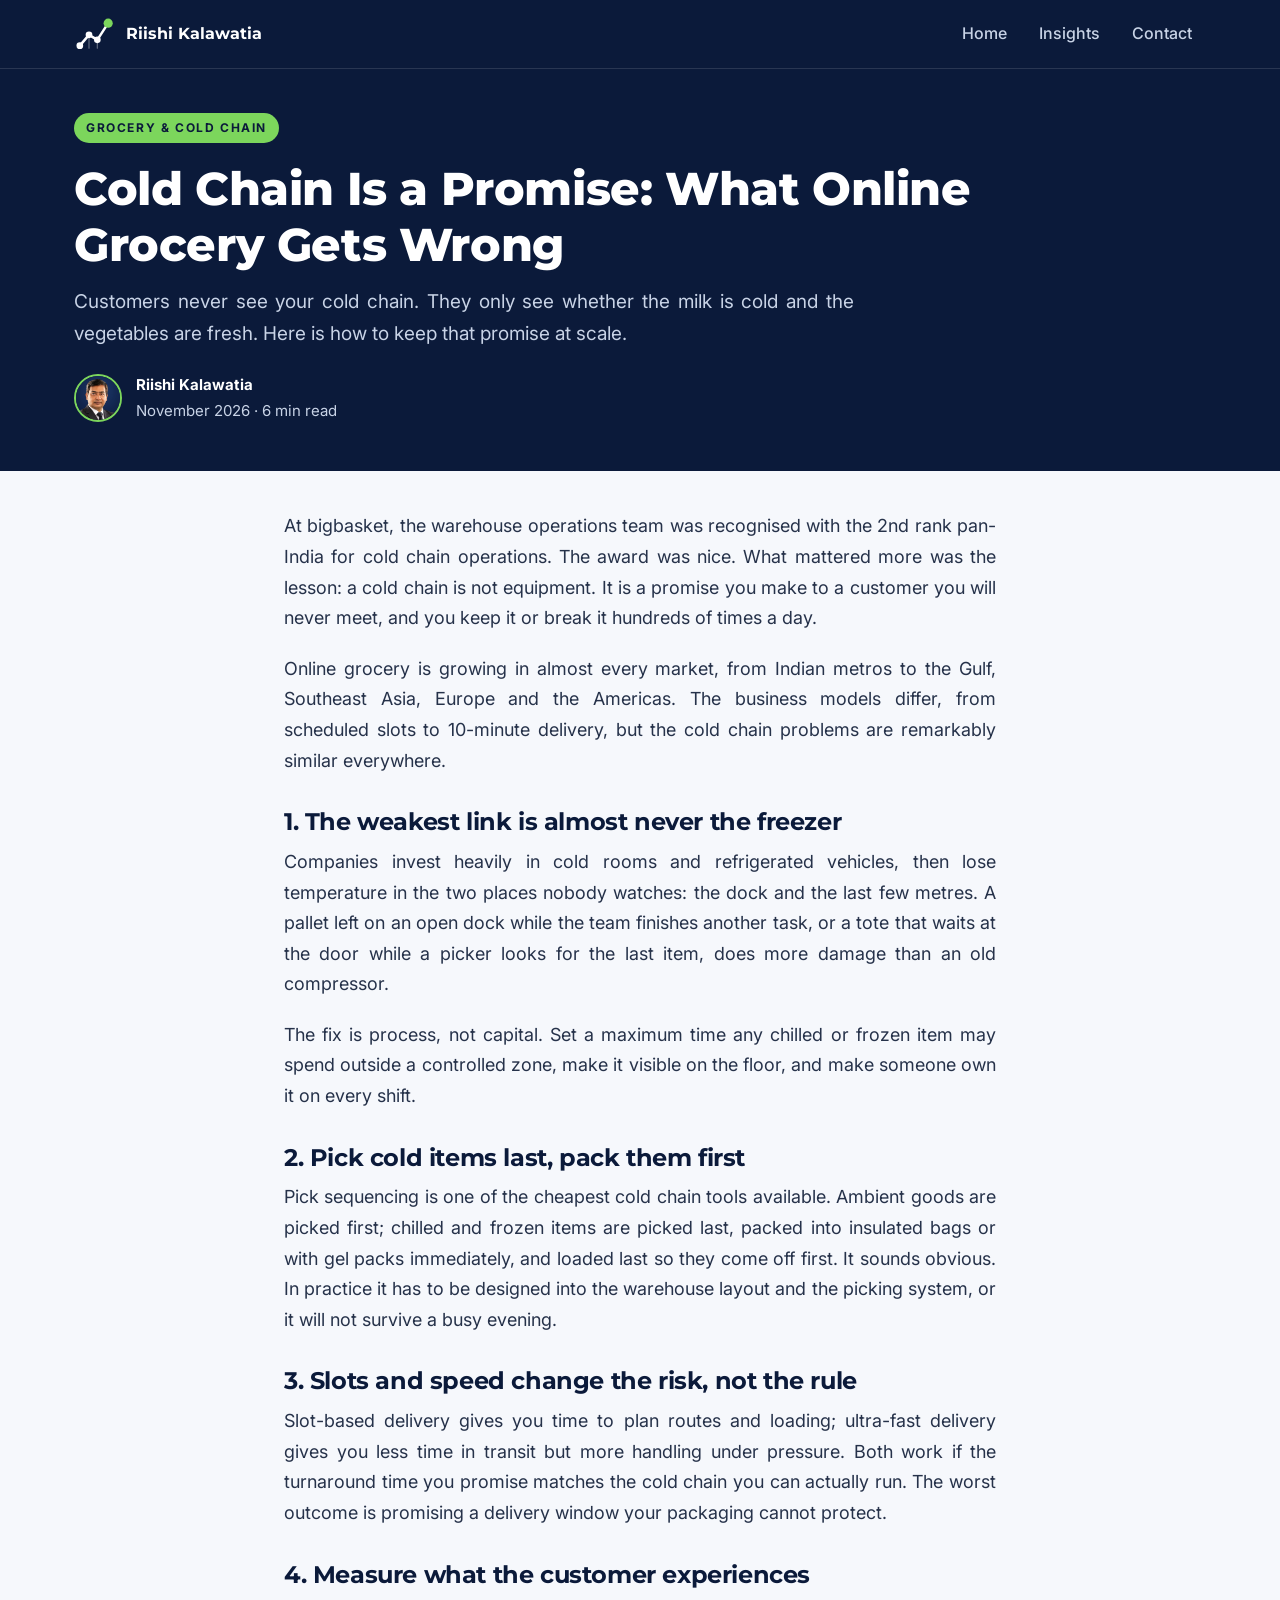
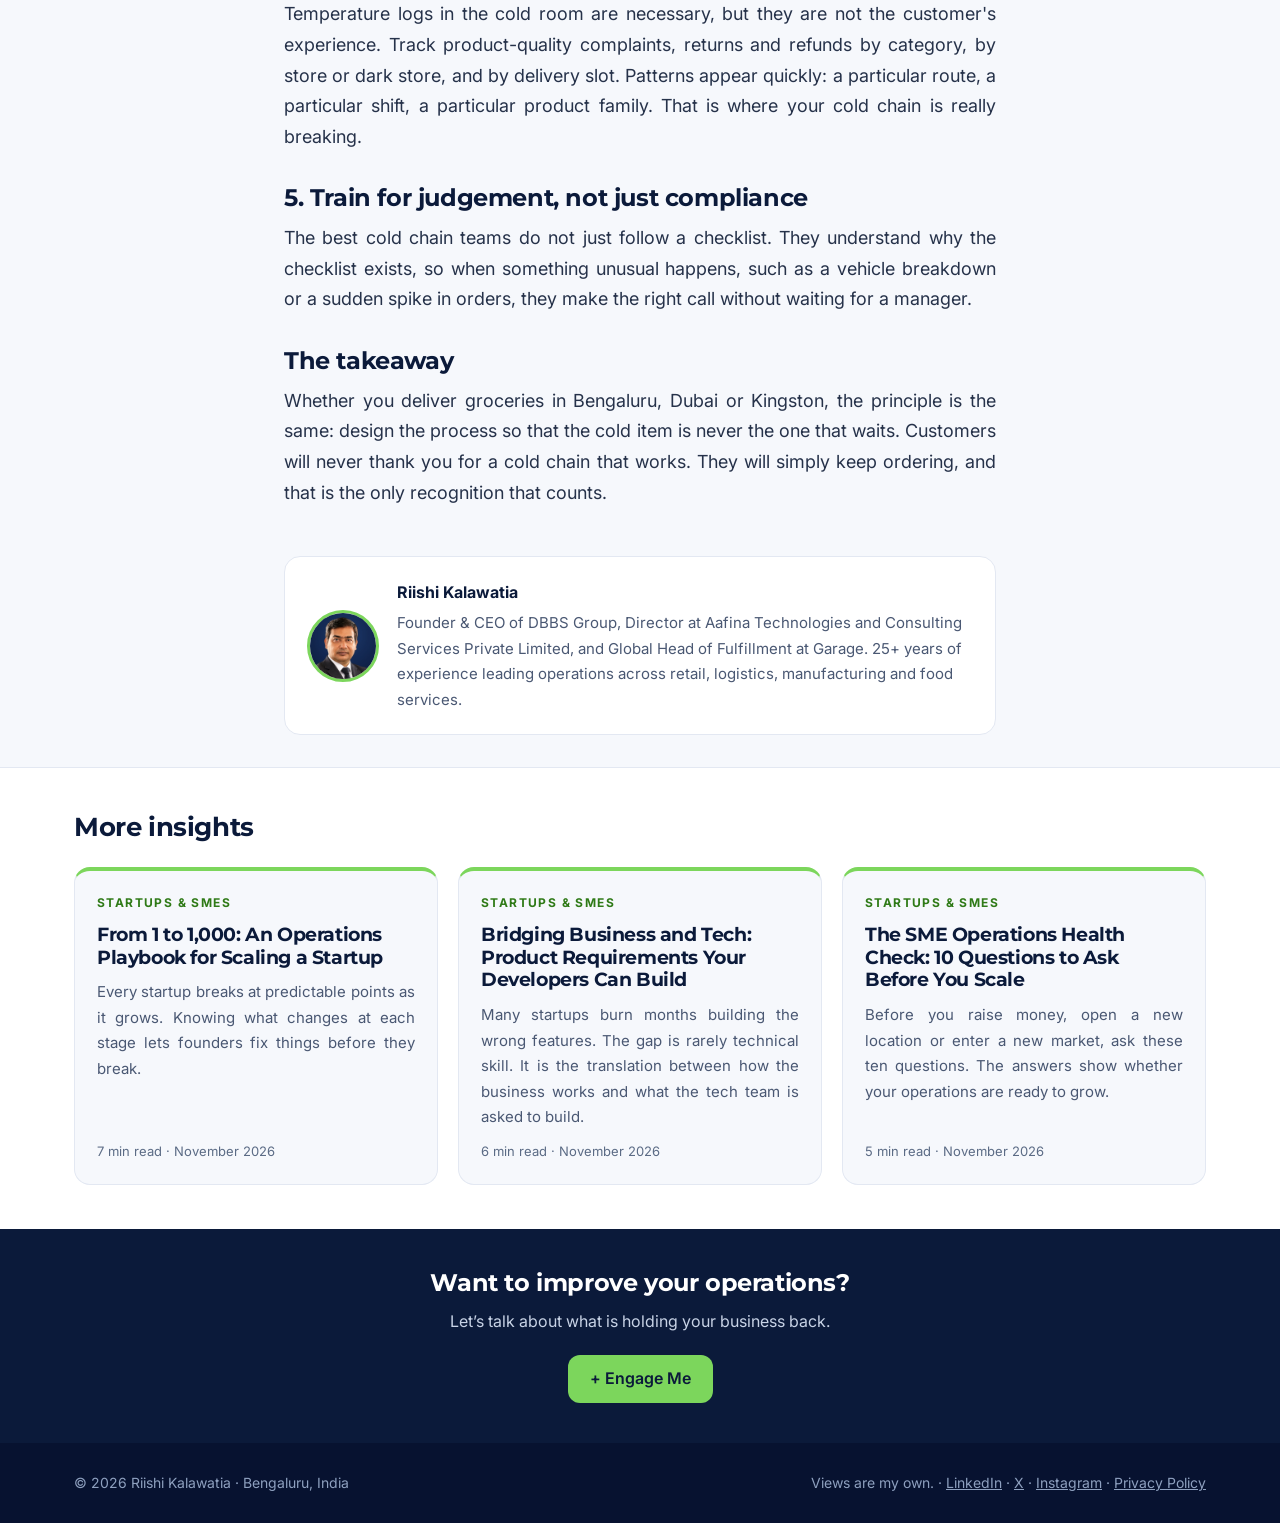
<file: blog/cold-chain-is-a-promise.html>
<!DOCTYPE html>
<html lang="en">
<head>
<!-- Google tag (Google Analytics) -->
<script async src="https://www.googletagmanager.com/gtm.js?id=GTM-W8NC8R8W"></script>
<script>
  window.dataLayer = window.dataLayer || [];
  function gtag(){dataLayer.push(arguments);}
  gtag('js', new Date());
</script>
<meta charset="utf-8">
<meta name="viewport" content="width=device-width, initial-scale=1">
<title>Cold Chain Is a Promise: What Online Grocery Gets Wrong</title>
<meta name="description" content="Customers never see your cold chain. They only see whether the milk is cold and the vegetables are fresh. Here is how to keep that promise at scale.">
<script type="application/ld+json">{"@context": "https://schema.org", "@type": "Article", "headline": "Cold Chain Is a Promise: What Online Grocery Gets Wrong", "description": "Customers never see your cold chain. They only see whether the milk is cold and the vegetables are fresh. Here is how to keep that promise at scale.", "image": "https://riishikalawatia.com/assets/og/cold-chain-is-a-promise.jpg", "datePublished": "2026-11-23", "dateModified": "2026-11-26", "author": {"@type": "Person", "name": "Riishi Kalawatia", "url": "https://riishikalawatia.com/"}, "publisher": {"@type": "Person", "name": "Riishi Kalawatia"}, "mainEntityOfPage": "https://riishikalawatia.com/blog/cold-chain-is-a-promise.html"}</script>
<link rel="canonical" href="https://riishikalawatia.com/blog/cold-chain-is-a-promise.html">
<meta property="og:type" content="article">
<meta property="og:title" content="Cold Chain Is a Promise: What Online Grocery Gets Wrong">
<meta property="og:description" content="Customers never see your cold chain. They only see whether the milk is cold and the vegetables are fresh. Here is how to keep that promise at scale.">
<meta property="og:url" content="https://riishikalawatia.com/blog/cold-chain-is-a-promise.html">
<meta property="og:image" content="https://riishikalawatia.com/assets/og/cold-chain-is-a-promise.jpg">
<meta property="og:image:width" content="1200">
<meta property="og:image:height" content="630">
<meta name="twitter:image" content="https://riishikalawatia.com/assets/og/cold-chain-is-a-promise.jpg">
<meta name="twitter:card" content="summary_large_image">
<meta name="author" content="Riishi Kalawatia">
<link rel="icon" href="../favicon.svg" type="image/svg+xml">
<link rel="apple-touch-icon" href="../assets/apple-touch-icon.png">
<meta name="theme-color" content="#0B1A3A">
<link rel="preconnect" href="https://fonts.googleapis.com">
<link rel="preconnect" href="https://fonts.gstatic.com" crossorigin>
<link rel="stylesheet" href="https://fonts.googleapis.com/css2?family=Inter:wght@400;500;600&family=Montserrat:wght@600;700;800&display=swap">
<link rel="stylesheet" href="../assets/blog.css">
</head>
<body>
<header class="site"><div class="wrap">
<a class="brand" href="../index.html"><svg aria-hidden="true" width="40" height="40" viewBox="0 0 96 96"><path d="M14 76 L36 50 L56 62 L82 22" fill="none" stroke="#FFFFFF" stroke-width="6" stroke-linecap="round" stroke-linejoin="round"/><path d="M36 50 L36 82 M56 62 L56 82" stroke="#FFFFFF" stroke-width="3" stroke-opacity="0.35" stroke-linecap="round"/><circle cx="14" cy="76" r="8" fill="#FFFFFF"/><circle cx="36" cy="50" r="8" fill="#FFFFFF"/><circle cx="56" cy="62" r="8" fill="#FFFFFF"/><circle cx="82" cy="22" r="11" fill="#7CD65C"/></svg><span>Riishi Kalawatia</span></a>
<nav class="top-links" aria-label="Main"><a href="../index.html">Home</a><a href="../blog/index.html">Insights</a><a href="../index.html#contact">Contact</a></nav>
</div></header>
<main>
<section class="hero"><div class="wrap">
<span class="tag">Grocery & Cold Chain</span>
<h1>Cold Chain Is a Promise: What Online Grocery Gets Wrong</h1>
<p class="dek">Customers never see your cold chain. They only see whether the milk is cold and the vegetables are fresh. Here is how to keep that promise at scale.</p>
<div class="byline"><img src="../assets/riishi.jpg" alt=""><div><b>Riishi Kalawatia</b>November 2026 &middot; 6 min read</div></div>
</div></section>
<article class="post">
<p>At bigbasket, the warehouse operations team was recognised with the 2nd rank pan-India for cold chain operations. The award was nice. What mattered more was the lesson: a cold chain is not equipment. It is a promise you make to a customer you will never meet, and you keep it or break it hundreds of times a day.</p>
<p>Online grocery is growing in almost every market, from Indian metros to the Gulf, Southeast Asia, Europe and the Americas. The business models differ, from scheduled slots to 10-minute delivery, but the cold chain problems are remarkably similar everywhere.</p>
<h2>1. The weakest link is almost never the freezer</h2>
<p>Companies invest heavily in cold rooms and refrigerated vehicles, then lose temperature in the two places nobody watches: the dock and the last few metres. A pallet left on an open dock while the team finishes another task, or a tote that waits at the door while a picker looks for the last item, does more damage than an old compressor.</p>
<p>The fix is process, not capital. Set a maximum time any chilled or frozen item may spend outside a controlled zone, make it visible on the floor, and make someone own it on every shift.</p>
<h2>2. Pick cold items last, pack them first</h2>
<p>Pick sequencing is one of the cheapest cold chain tools available. Ambient goods are picked first; chilled and frozen items are picked last, packed into insulated bags or with gel packs immediately, and loaded last so they come off first. It sounds obvious. In practice it has to be designed into the warehouse layout and the picking system, or it will not survive a busy evening.</p>
<h2>3. Slots and speed change the risk, not the rule</h2>
<p>Slot-based delivery gives you time to plan routes and loading; ultra-fast delivery gives you less time in transit but more handling under pressure. Both work if the turnaround time you promise matches the cold chain you can actually run. The worst outcome is promising a delivery window your packaging cannot protect.</p>
<h2>4. Measure what the customer experiences</h2>
<p>Temperature logs in the cold room are necessary, but they are not the customer's experience. Track product-quality complaints, returns and refunds by category, by store or dark store, and by delivery slot. Patterns appear quickly: a particular route, a particular shift, a particular product family. That is where your cold chain is really breaking.</p>
<h2>5. Train for judgement, not just compliance</h2>
<p>The best cold chain teams do not just follow a checklist. They understand why the checklist exists, so when something unusual happens, such as a vehicle breakdown or a sudden spike in orders, they make the right call without waiting for a manager.</p>
<h2>The takeaway</h2>
<p>Whether you deliver groceries in Bengaluru, Dubai or Kingston, the principle is the same: design the process so that the cold item is never the one that waits. Customers will never thank you for a cold chain that works. They will simply keep ordering, and that is the only recognition that counts.</p>
</article>
<div class="author-box"><div class="box"><img src="../assets/riishi.jpg" alt="Riishi Kalawatia"><div><b>Riishi Kalawatia</b><p>Founder &amp; CEO of DBBS Group, Director at Aafina Technologies and Consulting Services Private Limited, and Global Head of Fulfillment at Garage. 25+ years of experience leading operations across retail, logistics, manufacturing and food services.</p></div></div></div>
<section class="more"><div class="wrap"><h2>More insights</h2><div class="cards">
<a class="card" href="from-1-to-1000-operations-playbook.html"><span class="ind">Startups & SMEs</span><h3>From 1 to 1,000: An Operations Playbook for Scaling a Startup</h3><p>Every startup breaks at predictable points as it grows. Knowing what changes at each stage lets founders fix things before they break.</p><span class="meta">7 min read &middot; November 2026</span></a><a class="card" href="bridging-business-and-tech.html"><span class="ind">Startups & SMEs</span><h3>Bridging Business and Tech: Product Requirements Your Developers Can Build</h3><p>Many startups burn months building the wrong features. The gap is rarely technical skill. It is the translation between how the business works and what the tech team is asked to build.</p><span class="meta">6 min read &middot; November 2026</span></a><a class="card" href="sme-operations-health-check.html"><span class="ind">Startups & SMEs</span><h3>The SME Operations Health Check: 10 Questions to Ask Before You Scale</h3><p>Before you raise money, open a new location or enter a new market, ask these ten questions. The answers show whether your operations are ready to grow.</p><span class="meta">5 min read &middot; November 2026</span></a>
</div></div></section>
<section class="cta"><div class="wrap"><h2>Want to improve your operations?</h2><p>Let&rsquo;s talk about what is holding your business back.</p><a class="btn" href="../index.html#enquiry">+ Engage Me</a></div></section>
</main>
<footer class="site"><div class="wrap"><span>&copy; 2026 Riishi Kalawatia &middot; Bengaluru, India</span><span>Views are my own. &middot; <a href="https://www.linkedin.com/in/riishi-kalawatia/" target="_blank" rel="noopener">LinkedIn</a> &middot; <a href="https://x.com/RishiKalawatia" target="_blank" rel="noopener">X</a> &middot; <a href="https://www.instagram.com/kalawatiarishi/" target="_blank" rel="noopener">Instagram</a> &middot; <a href="../privacy.html">Privacy Policy</a></span></div></footer>
</body>
</html>
</file>
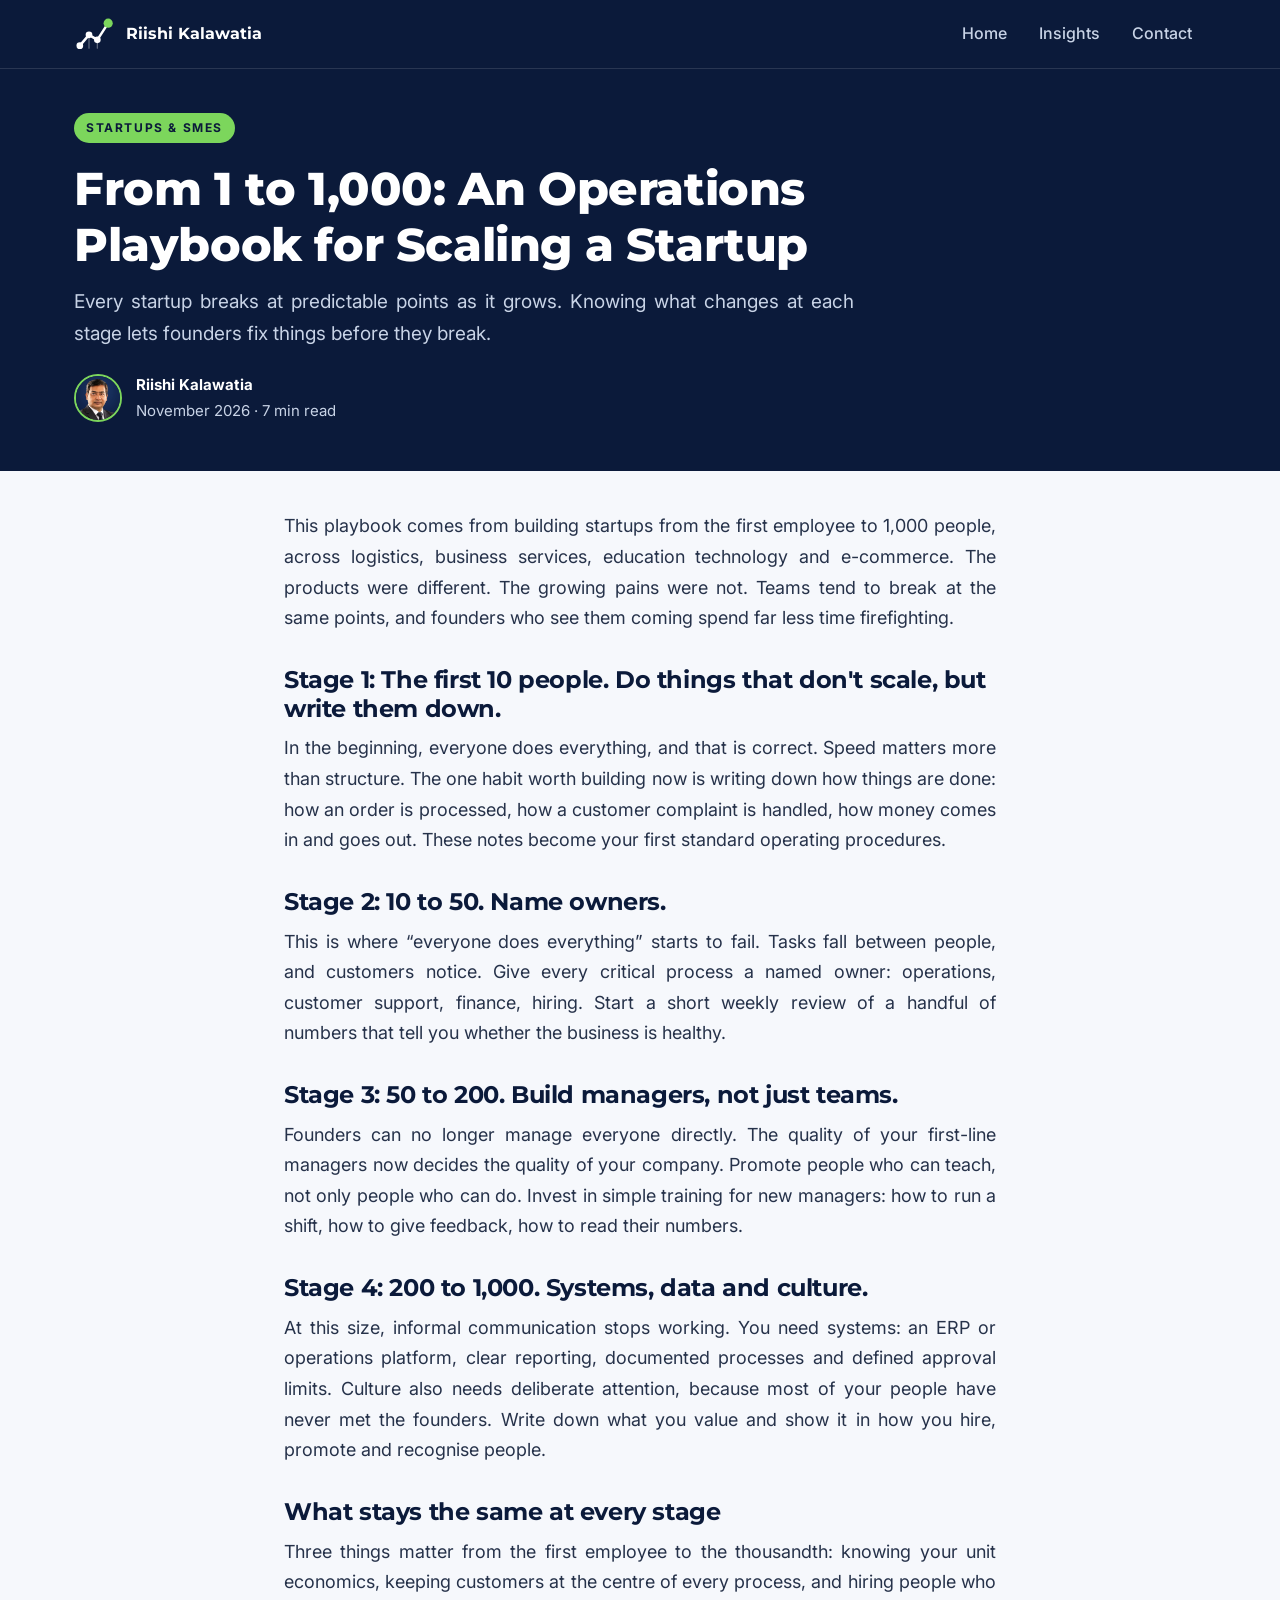
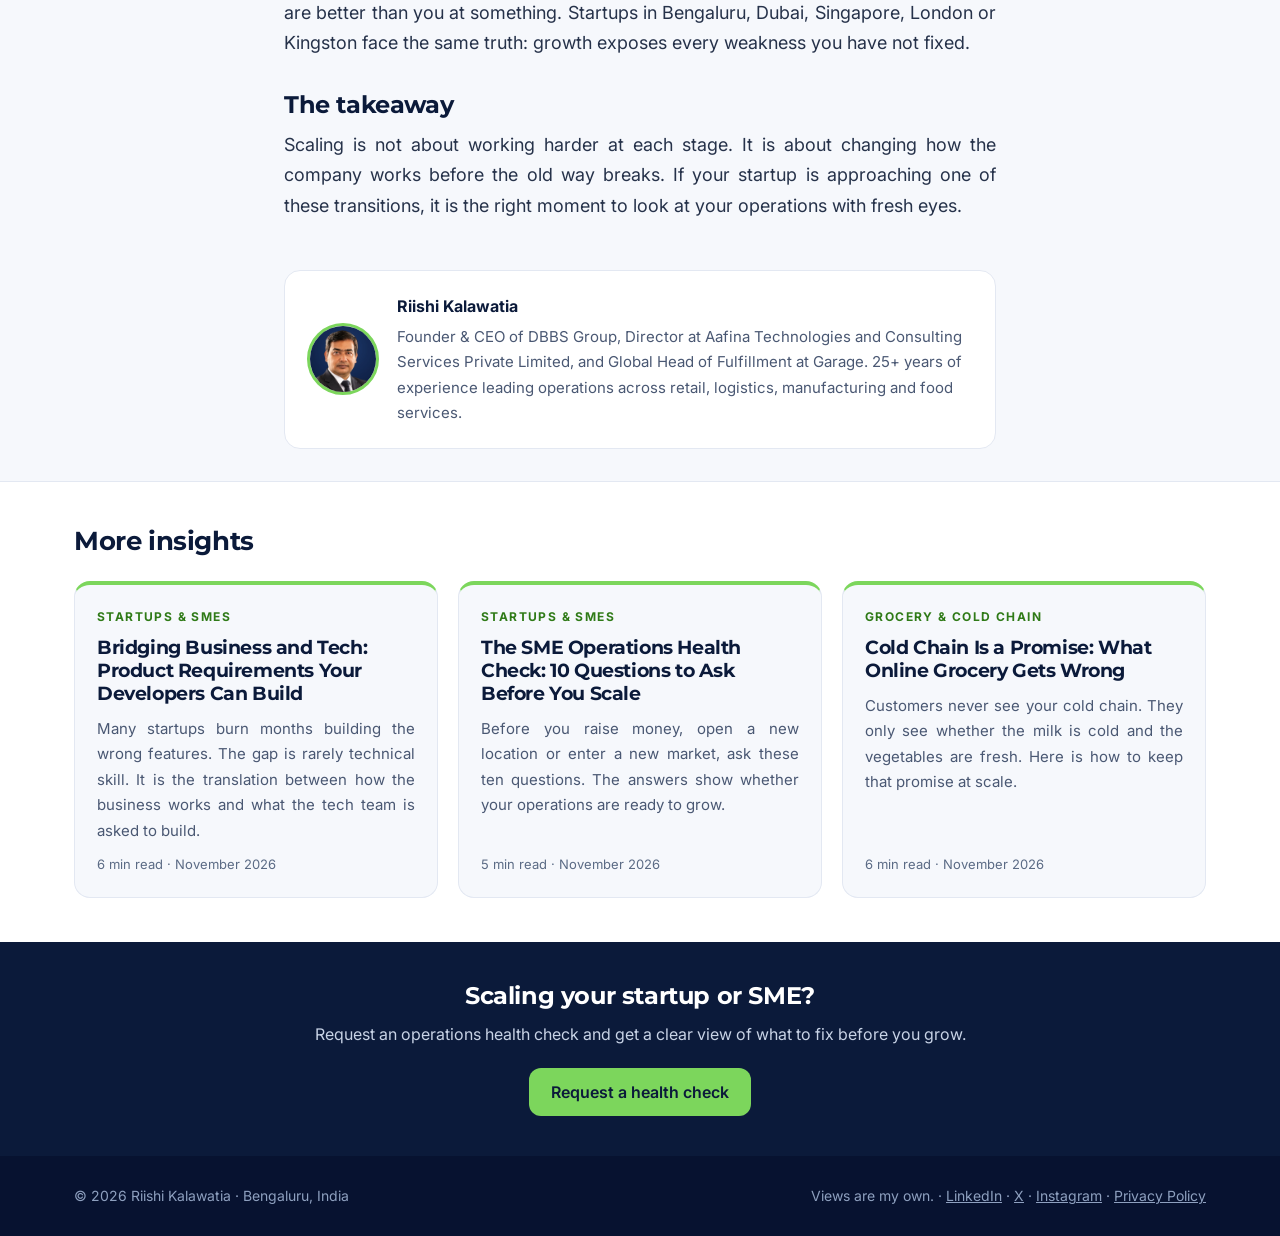
<file: blog/from-1-to-1000-operations-playbook.html>
<!DOCTYPE html>
<html lang="en">
<head>
<!-- Google tag (Google Analytics) -->
<script async src="https://www.googletagmanager.com/gtm.js?id=GTM-W8NC8R8W"></script>
<script>
  window.dataLayer = window.dataLayer || [];
  function gtag(){dataLayer.push(arguments);}
  gtag('js', new Date());
</script>
<meta charset="utf-8">
<meta name="viewport" content="width=device-width, initial-scale=1">
<title>Startup Operations Playbook: From 1 to 1,000 People</title>
<meta name="description" content="Every startup breaks at predictable points as it grows. Knowing what changes at each stage lets founders fix things before they break.">
<script type="application/ld+json">{"@context": "https://schema.org", "@type": "Article", "headline": "From 1 to 1,000: An Operations Playbook for Scaling a Startup", "description": "Every startup breaks at predictable points as it grows. Knowing what changes at each stage lets founders fix things before they break.", "image": "https://riishikalawatia.com/assets/og/from-1-to-1000-operations-playbook.jpg", "datePublished": "2026-11-23", "dateModified": "2026-11-26", "author": {"@type": "Person", "name": "Riishi Kalawatia", "url": "https://riishikalawatia.com/"}, "publisher": {"@type": "Person", "name": "Riishi Kalawatia"}, "mainEntityOfPage": "https://riishikalawatia.com/blog/from-1-to-1000-operations-playbook.html"}</script>
<link rel="canonical" href="https://riishikalawatia.com/blog/from-1-to-1000-operations-playbook.html">
<meta property="og:type" content="article">
<meta property="og:title" content="From 1 to 1,000: An Operations Playbook for Scaling a Startup">
<meta property="og:description" content="Every startup breaks at predictable points as it grows. Knowing what changes at each stage lets founders fix things before they break.">
<meta property="og:url" content="https://riishikalawatia.com/blog/from-1-to-1000-operations-playbook.html">
<meta property="og:image" content="https://riishikalawatia.com/assets/og/from-1-to-1000-operations-playbook.jpg">
<meta property="og:image:width" content="1200">
<meta property="og:image:height" content="630">
<meta name="twitter:image" content="https://riishikalawatia.com/assets/og/from-1-to-1000-operations-playbook.jpg">
<meta name="twitter:card" content="summary_large_image">
<meta name="author" content="Riishi Kalawatia">
<link rel="icon" href="../favicon.svg" type="image/svg+xml">
<link rel="apple-touch-icon" href="../assets/apple-touch-icon.png">
<meta name="theme-color" content="#0B1A3A">
<link rel="preconnect" href="https://fonts.googleapis.com">
<link rel="preconnect" href="https://fonts.gstatic.com" crossorigin>
<link rel="stylesheet" href="https://fonts.googleapis.com/css2?family=Inter:wght@400;500;600&family=Montserrat:wght@600;700;800&display=swap">
<link rel="stylesheet" href="../assets/blog.css">
</head>
<body>
<header class="site"><div class="wrap">
<a class="brand" href="../index.html"><svg aria-hidden="true" width="40" height="40" viewBox="0 0 96 96"><path d="M14 76 L36 50 L56 62 L82 22" fill="none" stroke="#FFFFFF" stroke-width="6" stroke-linecap="round" stroke-linejoin="round"/><path d="M36 50 L36 82 M56 62 L56 82" stroke="#FFFFFF" stroke-width="3" stroke-opacity="0.35" stroke-linecap="round"/><circle cx="14" cy="76" r="8" fill="#FFFFFF"/><circle cx="36" cy="50" r="8" fill="#FFFFFF"/><circle cx="56" cy="62" r="8" fill="#FFFFFF"/><circle cx="82" cy="22" r="11" fill="#7CD65C"/></svg><span>Riishi Kalawatia</span></a>
<nav class="top-links" aria-label="Main"><a href="../index.html">Home</a><a href="../blog/index.html">Insights</a><a href="../index.html#contact">Contact</a></nav>
</div></header>
<main>
<section class="hero"><div class="wrap">
<span class="tag">Startups & SMEs</span>
<h1>From 1 to 1,000: An Operations Playbook for Scaling a Startup</h1>
<p class="dek">Every startup breaks at predictable points as it grows. Knowing what changes at each stage lets founders fix things before they break.</p>
<div class="byline"><img src="../assets/riishi.jpg" alt=""><div><b>Riishi Kalawatia</b>November 2026 &middot; 7 min read</div></div>
</div></section>
<article class="post">
<p>This playbook comes from building startups from the first employee to 1,000 people, across logistics, business services, education technology and e-commerce. The products were different. The growing pains were not. Teams tend to break at the same points, and founders who see them coming spend far less time firefighting.</p>
<h2>Stage 1: The first 10 people. Do things that don't scale, but write them down.</h2>
<p>In the beginning, everyone does everything, and that is correct. Speed matters more than structure. The one habit worth building now is writing down how things are done: how an order is processed, how a customer complaint is handled, how money comes in and goes out. These notes become your first standard operating procedures.</p>
<h2>Stage 2: 10 to 50. Name owners.</h2>
<p>This is where &ldquo;everyone does everything&rdquo; starts to fail. Tasks fall between people, and customers notice. Give every critical process a named owner: operations, customer support, finance, hiring. Start a short weekly review of a handful of numbers that tell you whether the business is healthy.</p>
<h2>Stage 3: 50 to 200. Build managers, not just teams.</h2>
<p>Founders can no longer manage everyone directly. The quality of your first-line managers now decides the quality of your company. Promote people who can teach, not only people who can do. Invest in simple training for new managers: how to run a shift, how to give feedback, how to read their numbers.</p>
<h2>Stage 4: 200 to 1,000. Systems, data and culture.</h2>
<p>At this size, informal communication stops working. You need systems: an ERP or operations platform, clear reporting, documented processes and defined approval limits. Culture also needs deliberate attention, because most of your people have never met the founders. Write down what you value and show it in how you hire, promote and recognise people.</p>
<h2>What stays the same at every stage</h2>
<p>Three things matter from the first employee to the thousandth: knowing your unit economics, keeping customers at the centre of every process, and hiring people who are better than you at something. Startups in Bengaluru, Dubai, Singapore, London or Kingston face the same truth: growth exposes every weakness you have not fixed.</p>
<h2>The takeaway</h2>
<p>Scaling is not about working harder at each stage. It is about changing how the company works before the old way breaks. If your startup is approaching one of these transitions, it is the right moment to look at your operations with fresh eyes.</p>
</article>
<div class="author-box"><div class="box"><img src="../assets/riishi.jpg" alt="Riishi Kalawatia"><div><b>Riishi Kalawatia</b><p>Founder &amp; CEO of DBBS Group, Director at Aafina Technologies and Consulting Services Private Limited, and Global Head of Fulfillment at Garage. 25+ years of experience leading operations across retail, logistics, manufacturing and food services.</p></div></div></div>
<section class="more"><div class="wrap"><h2>More insights</h2><div class="cards">
<a class="card" href="bridging-business-and-tech.html"><span class="ind">Startups & SMEs</span><h3>Bridging Business and Tech: Product Requirements Your Developers Can Build</h3><p>Many startups burn months building the wrong features. The gap is rarely technical skill. It is the translation between how the business works and what the tech team is asked to build.</p><span class="meta">6 min read &middot; November 2026</span></a><a class="card" href="sme-operations-health-check.html"><span class="ind">Startups & SMEs</span><h3>The SME Operations Health Check: 10 Questions to Ask Before You Scale</h3><p>Before you raise money, open a new location or enter a new market, ask these ten questions. The answers show whether your operations are ready to grow.</p><span class="meta">5 min read &middot; November 2026</span></a><a class="card" href="cold-chain-is-a-promise.html"><span class="ind">Grocery & Cold Chain</span><h3>Cold Chain Is a Promise: What Online Grocery Gets Wrong</h3><p>Customers never see your cold chain. They only see whether the milk is cold and the vegetables are fresh. Here is how to keep that promise at scale.</p><span class="meta">6 min read &middot; November 2026</span></a>
</div></div></section>
<section class="cta"><div class="wrap"><h2>Scaling your startup or SME?</h2><p>Request an operations health check and get a clear view of what to fix before you grow.</p><a class="btn" href="../index.html#enquiry">Request a health check</a></div></section>
</main>
<footer class="site"><div class="wrap"><span>&copy; 2026 Riishi Kalawatia &middot; Bengaluru, India</span><span>Views are my own. &middot; <a href="https://www.linkedin.com/in/riishi-kalawatia/" target="_blank" rel="noopener">LinkedIn</a> &middot; <a href="https://x.com/RishiKalawatia" target="_blank" rel="noopener">X</a> &middot; <a href="https://www.instagram.com/kalawatiarishi/" target="_blank" rel="noopener">Instagram</a> &middot; <a href="../privacy.html">Privacy Policy</a></span></div></footer>
</body>
</html>
</file>
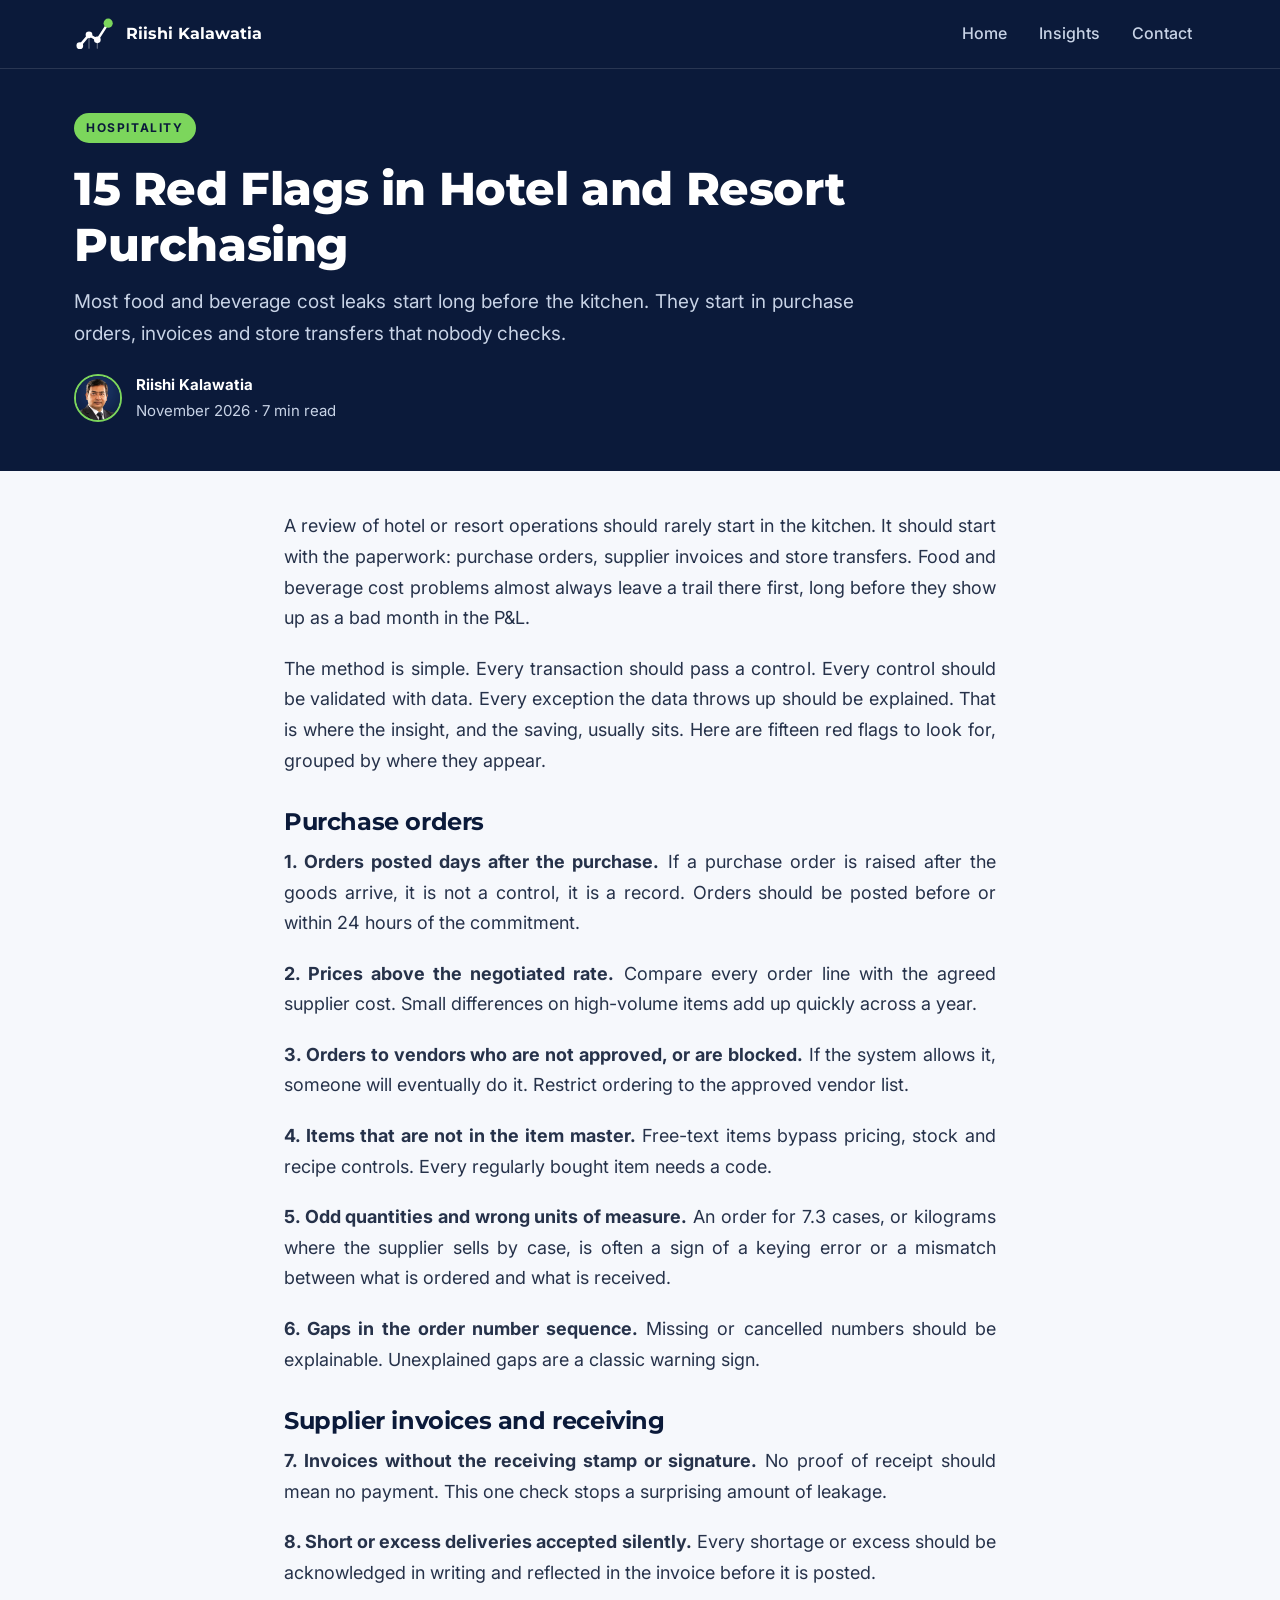
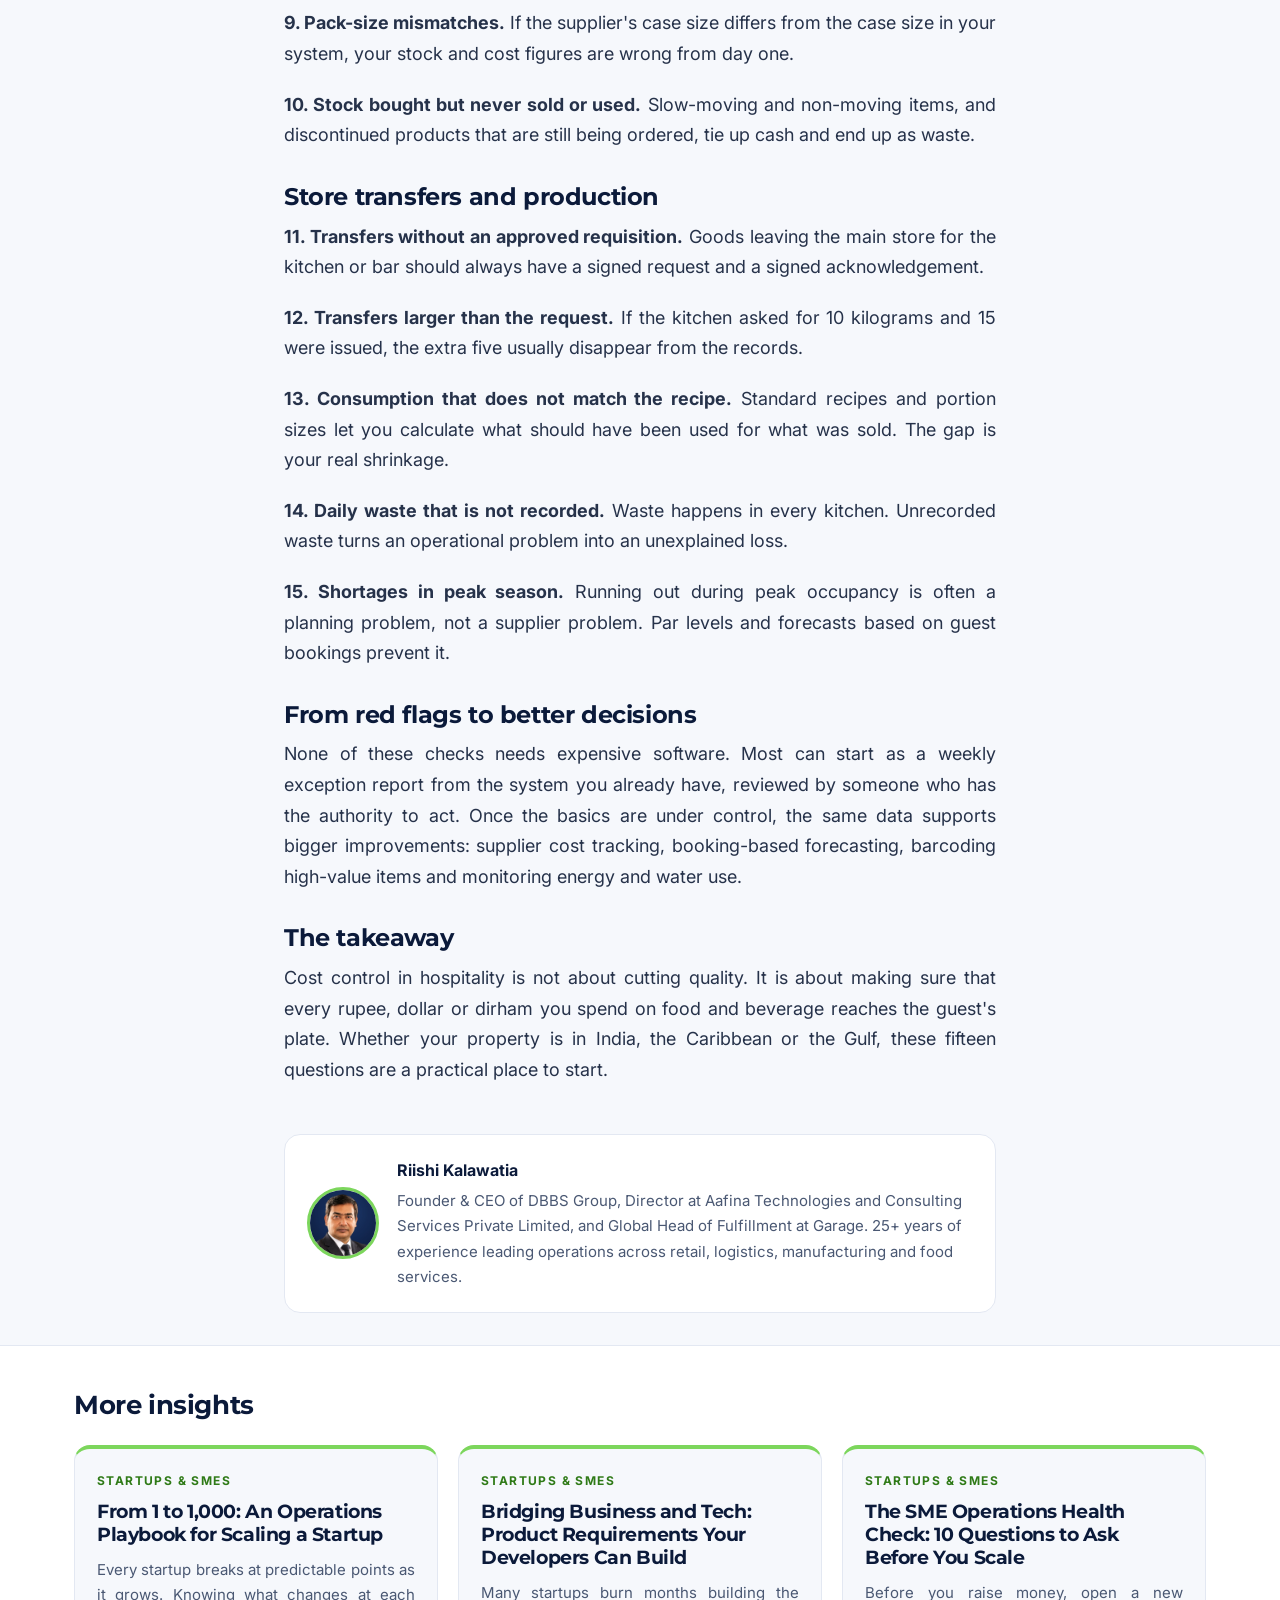
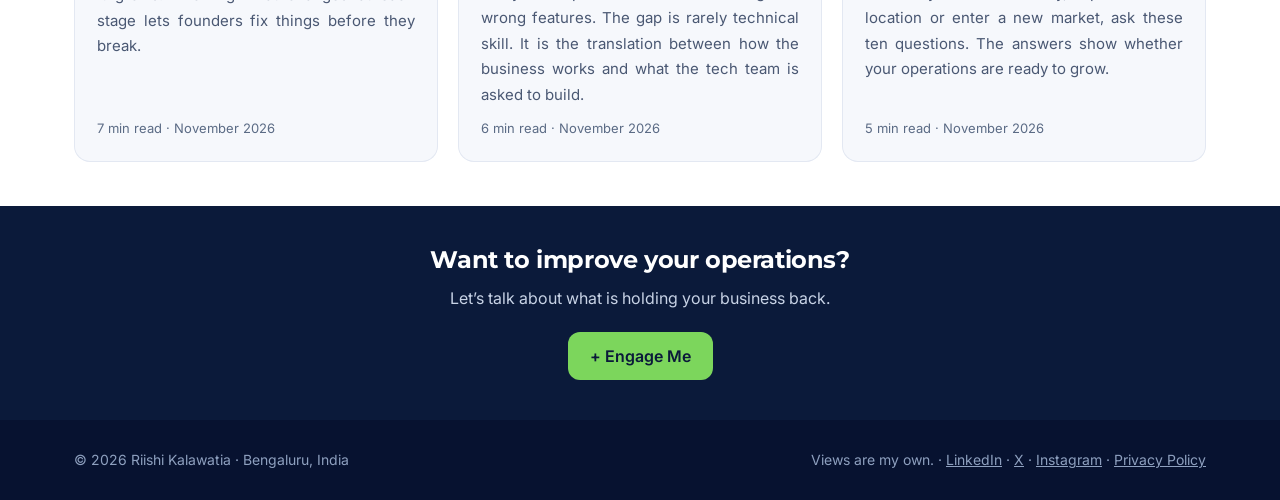
<file: blog/hotel-resort-purchasing-red-flags.html>
<!DOCTYPE html>
<html lang="en">
<head>
<!-- Google tag (Google Analytics) -->
<script async src="https://www.googletagmanager.com/gtm.js?id=GTM-W8NC8R8W"></script>
<script>
  window.dataLayer = window.dataLayer || [];
  function gtag(){dataLayer.push(arguments);}
  gtag('js', new Date());
</script>
<meta charset="utf-8">
<meta name="viewport" content="width=device-width, initial-scale=1">
<title>15 Red Flags in Hotel and Resort Purchasing</title>
<meta name="description" content="Most food and beverage cost leaks start long before the kitchen. They start in purchase orders, invoices and store transfers that nobody checks.">
<script type="application/ld+json">{"@context": "https://schema.org", "@type": "Article", "headline": "15 Red Flags in Hotel and Resort Purchasing", "description": "Most food and beverage cost leaks start long before the kitchen. They start in purchase orders, invoices and store transfers that nobody checks.", "image": "https://riishikalawatia.com/assets/og/hotel-resort-purchasing-red-flags.jpg", "datePublished": "2026-11-24", "dateModified": "2026-11-26", "author": {"@type": "Person", "name": "Riishi Kalawatia", "url": "https://riishikalawatia.com/"}, "publisher": {"@type": "Person", "name": "Riishi Kalawatia"}, "mainEntityOfPage": "https://riishikalawatia.com/blog/hotel-resort-purchasing-red-flags.html"}</script>
<link rel="canonical" href="https://riishikalawatia.com/blog/hotel-resort-purchasing-red-flags.html">
<meta property="og:type" content="article">
<meta property="og:title" content="15 Red Flags in Hotel and Resort Purchasing">
<meta property="og:description" content="Most food and beverage cost leaks start long before the kitchen. They start in purchase orders, invoices and store transfers that nobody checks.">
<meta property="og:url" content="https://riishikalawatia.com/blog/hotel-resort-purchasing-red-flags.html">
<meta property="og:image" content="https://riishikalawatia.com/assets/og/hotel-resort-purchasing-red-flags.jpg">
<meta property="og:image:width" content="1200">
<meta property="og:image:height" content="630">
<meta name="twitter:image" content="https://riishikalawatia.com/assets/og/hotel-resort-purchasing-red-flags.jpg">
<meta name="twitter:card" content="summary_large_image">
<meta name="author" content="Riishi Kalawatia">
<link rel="icon" href="../favicon.svg" type="image/svg+xml">
<link rel="apple-touch-icon" href="../assets/apple-touch-icon.png">
<meta name="theme-color" content="#0B1A3A">
<link rel="preconnect" href="https://fonts.googleapis.com">
<link rel="preconnect" href="https://fonts.gstatic.com" crossorigin>
<link rel="stylesheet" href="https://fonts.googleapis.com/css2?family=Inter:wght@400;500;600&family=Montserrat:wght@600;700;800&display=swap">
<link rel="stylesheet" href="../assets/blog.css">
</head>
<body>
<header class="site"><div class="wrap">
<a class="brand" href="../index.html"><svg aria-hidden="true" width="40" height="40" viewBox="0 0 96 96"><path d="M14 76 L36 50 L56 62 L82 22" fill="none" stroke="#FFFFFF" stroke-width="6" stroke-linecap="round" stroke-linejoin="round"/><path d="M36 50 L36 82 M56 62 L56 82" stroke="#FFFFFF" stroke-width="3" stroke-opacity="0.35" stroke-linecap="round"/><circle cx="14" cy="76" r="8" fill="#FFFFFF"/><circle cx="36" cy="50" r="8" fill="#FFFFFF"/><circle cx="56" cy="62" r="8" fill="#FFFFFF"/><circle cx="82" cy="22" r="11" fill="#7CD65C"/></svg><span>Riishi Kalawatia</span></a>
<nav class="top-links" aria-label="Main"><a href="../index.html">Home</a><a href="../blog/index.html">Insights</a><a href="../index.html#contact">Contact</a></nav>
</div></header>
<main>
<section class="hero"><div class="wrap">
<span class="tag">Hospitality</span>
<h1>15 Red Flags in Hotel and Resort Purchasing</h1>
<p class="dek">Most food and beverage cost leaks start long before the kitchen. They start in purchase orders, invoices and store transfers that nobody checks.</p>
<div class="byline"><img src="../assets/riishi.jpg" alt=""><div><b>Riishi Kalawatia</b>November 2026 &middot; 7 min read</div></div>
</div></section>
<article class="post">
<p>A review of hotel or resort operations should rarely start in the kitchen. It should start with the paperwork: purchase orders, supplier invoices and store transfers. Food and beverage cost problems almost always leave a trail there first, long before they show up as a bad month in the P&amp;L.</p>
<p>The method is simple. Every transaction should pass a control. Every control should be validated with data. Every exception the data throws up should be explained. That is where the insight, and the saving, usually sits. Here are fifteen red flags to look for, grouped by where they appear.</p>
<h2>Purchase orders</h2>
<p><b>1. Orders posted days after the purchase.</b> If a purchase order is raised after the goods arrive, it is not a control, it is a record. Orders should be posted before or within 24 hours of the commitment.</p>
<p><b>2. Prices above the negotiated rate.</b> Compare every order line with the agreed supplier cost. Small differences on high-volume items add up quickly across a year.</p>
<p><b>3. Orders to vendors who are not approved, or are blocked.</b> If the system allows it, someone will eventually do it. Restrict ordering to the approved vendor list.</p>
<p><b>4. Items that are not in the item master.</b> Free-text items bypass pricing, stock and recipe controls. Every regularly bought item needs a code.</p>
<p><b>5. Odd quantities and wrong units of measure.</b> An order for 7.3 cases, or kilograms where the supplier sells by case, is often a sign of a keying error or a mismatch between what is ordered and what is received.</p>
<p><b>6. Gaps in the order number sequence.</b> Missing or cancelled numbers should be explainable. Unexplained gaps are a classic warning sign.</p>
<h2>Supplier invoices and receiving</h2>
<p><b>7. Invoices without the receiving stamp or signature.</b> No proof of receipt should mean no payment. This one check stops a surprising amount of leakage.</p>
<p><b>8. Short or excess deliveries accepted silently.</b> Every shortage or excess should be acknowledged in writing and reflected in the invoice before it is posted.</p>
<p><b>9. Pack-size mismatches.</b> If the supplier's case size differs from the case size in your system, your stock and cost figures are wrong from day one.</p>
<p><b>10. Stock bought but never sold or used.</b> Slow-moving and non-moving items, and discontinued products that are still being ordered, tie up cash and end up as waste.</p>
<h2>Store transfers and production</h2>
<p><b>11. Transfers without an approved requisition.</b> Goods leaving the main store for the kitchen or bar should always have a signed request and a signed acknowledgement.</p>
<p><b>12. Transfers larger than the request.</b> If the kitchen asked for 10 kilograms and 15 were issued, the extra five usually disappear from the records.</p>
<p><b>13. Consumption that does not match the recipe.</b> Standard recipes and portion sizes let you calculate what should have been used for what was sold. The gap is your real shrinkage.</p>
<p><b>14. Daily waste that is not recorded.</b> Waste happens in every kitchen. Unrecorded waste turns an operational problem into an unexplained loss.</p>
<p><b>15. Shortages in peak season.</b> Running out during peak occupancy is often a planning problem, not a supplier problem. Par levels and forecasts based on guest bookings prevent it.</p>
<h2>From red flags to better decisions</h2>
<p>None of these checks needs expensive software. Most can start as a weekly exception report from the system you already have, reviewed by someone who has the authority to act. Once the basics are under control, the same data supports bigger improvements: supplier cost tracking, booking-based forecasting, barcoding high-value items and monitoring energy and water use.</p>
<h2>The takeaway</h2>
<p>Cost control in hospitality is not about cutting quality. It is about making sure that every rupee, dollar or dirham you spend on food and beverage reaches the guest's plate. Whether your property is in India, the Caribbean or the Gulf, these fifteen questions are a practical place to start.</p>
</article>
<div class="author-box"><div class="box"><img src="../assets/riishi.jpg" alt="Riishi Kalawatia"><div><b>Riishi Kalawatia</b><p>Founder &amp; CEO of DBBS Group, Director at Aafina Technologies and Consulting Services Private Limited, and Global Head of Fulfillment at Garage. 25+ years of experience leading operations across retail, logistics, manufacturing and food services.</p></div></div></div>
<section class="more"><div class="wrap"><h2>More insights</h2><div class="cards">
<a class="card" href="from-1-to-1000-operations-playbook.html"><span class="ind">Startups & SMEs</span><h3>From 1 to 1,000: An Operations Playbook for Scaling a Startup</h3><p>Every startup breaks at predictable points as it grows. Knowing what changes at each stage lets founders fix things before they break.</p><span class="meta">7 min read &middot; November 2026</span></a><a class="card" href="bridging-business-and-tech.html"><span class="ind">Startups & SMEs</span><h3>Bridging Business and Tech: Product Requirements Your Developers Can Build</h3><p>Many startups burn months building the wrong features. The gap is rarely technical skill. It is the translation between how the business works and what the tech team is asked to build.</p><span class="meta">6 min read &middot; November 2026</span></a><a class="card" href="sme-operations-health-check.html"><span class="ind">Startups & SMEs</span><h3>The SME Operations Health Check: 10 Questions to Ask Before You Scale</h3><p>Before you raise money, open a new location or enter a new market, ask these ten questions. The answers show whether your operations are ready to grow.</p><span class="meta">5 min read &middot; November 2026</span></a>
</div></div></section>
<section class="cta"><div class="wrap"><h2>Want to improve your operations?</h2><p>Let&rsquo;s talk about what is holding your business back.</p><a class="btn" href="../index.html#enquiry">+ Engage Me</a></div></section>
</main>
<footer class="site"><div class="wrap"><span>&copy; 2026 Riishi Kalawatia &middot; Bengaluru, India</span><span>Views are my own. &middot; <a href="https://www.linkedin.com/in/riishi-kalawatia/" target="_blank" rel="noopener">LinkedIn</a> &middot; <a href="https://x.com/RishiKalawatia" target="_blank" rel="noopener">X</a> &middot; <a href="https://www.instagram.com/kalawatiarishi/" target="_blank" rel="noopener">Instagram</a> &middot; <a href="../privacy.html">Privacy Policy</a></span></div></footer>
</body>
</html>
</file>
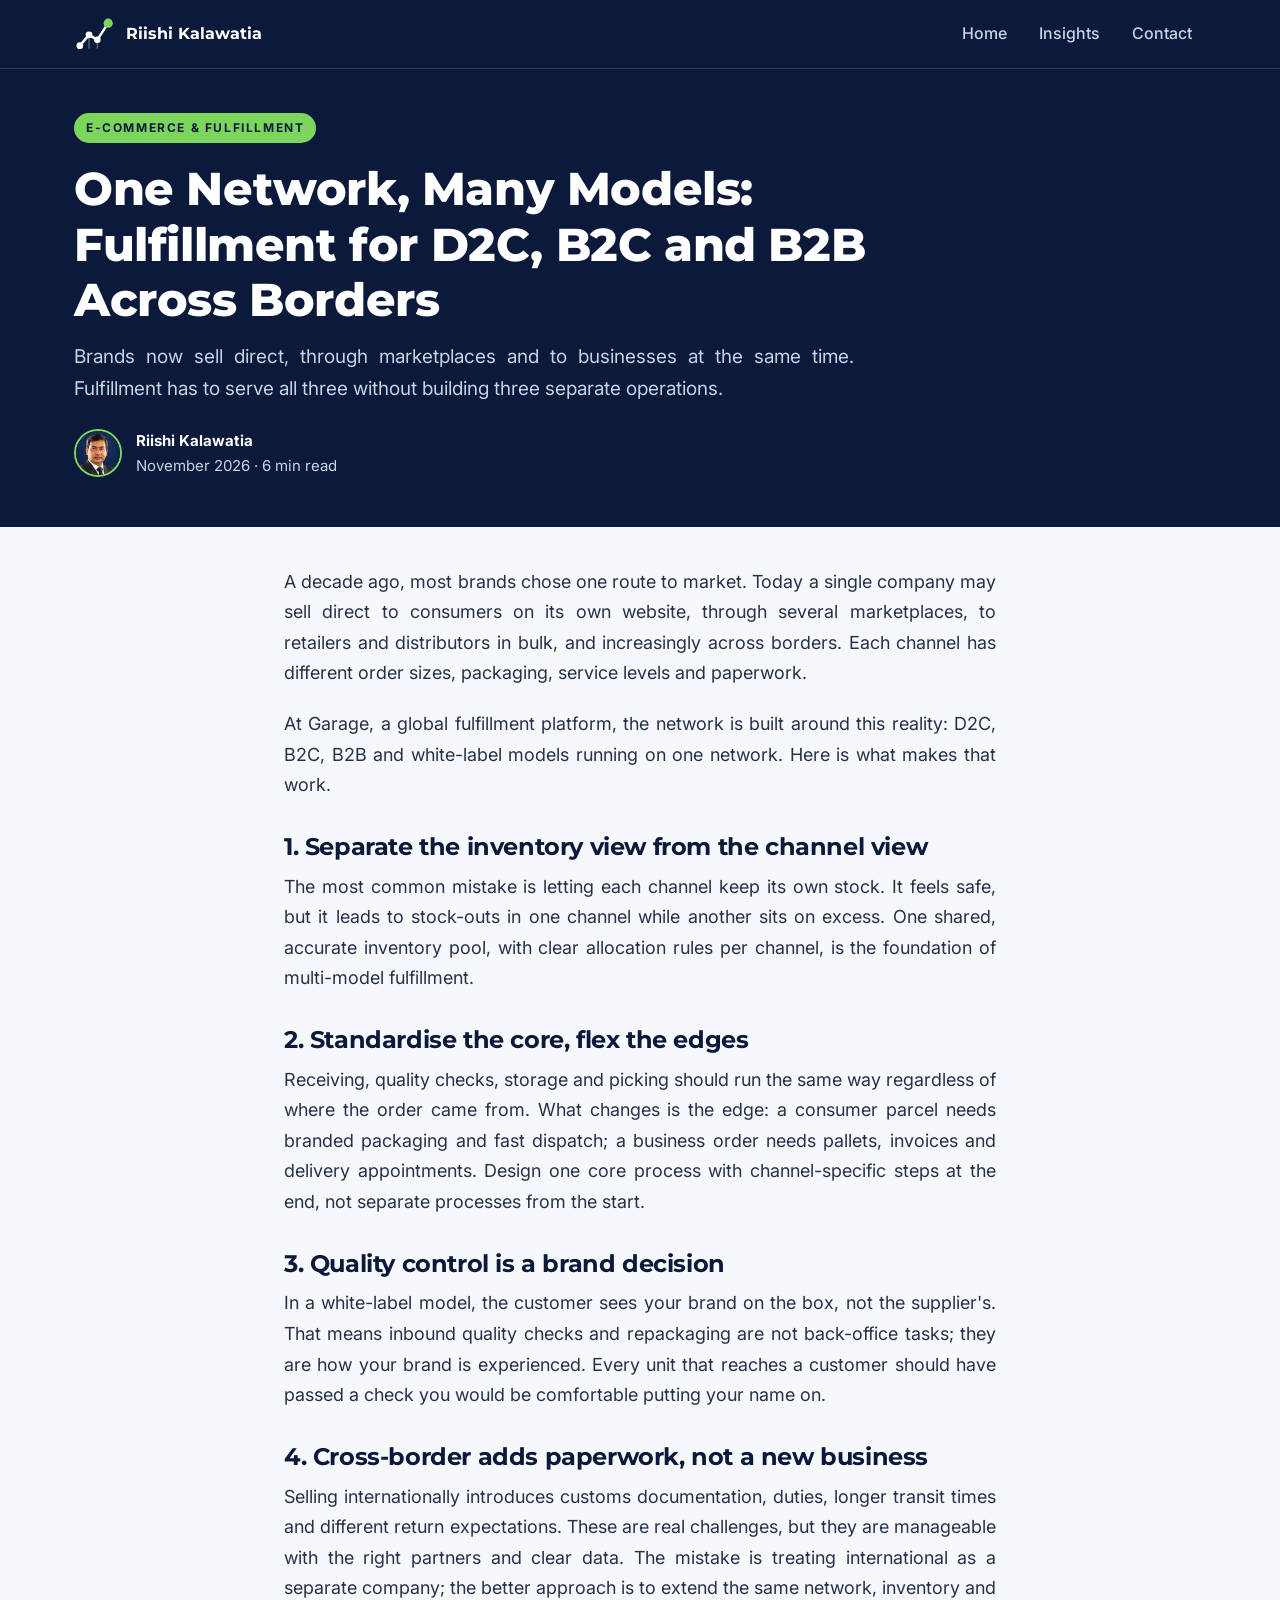
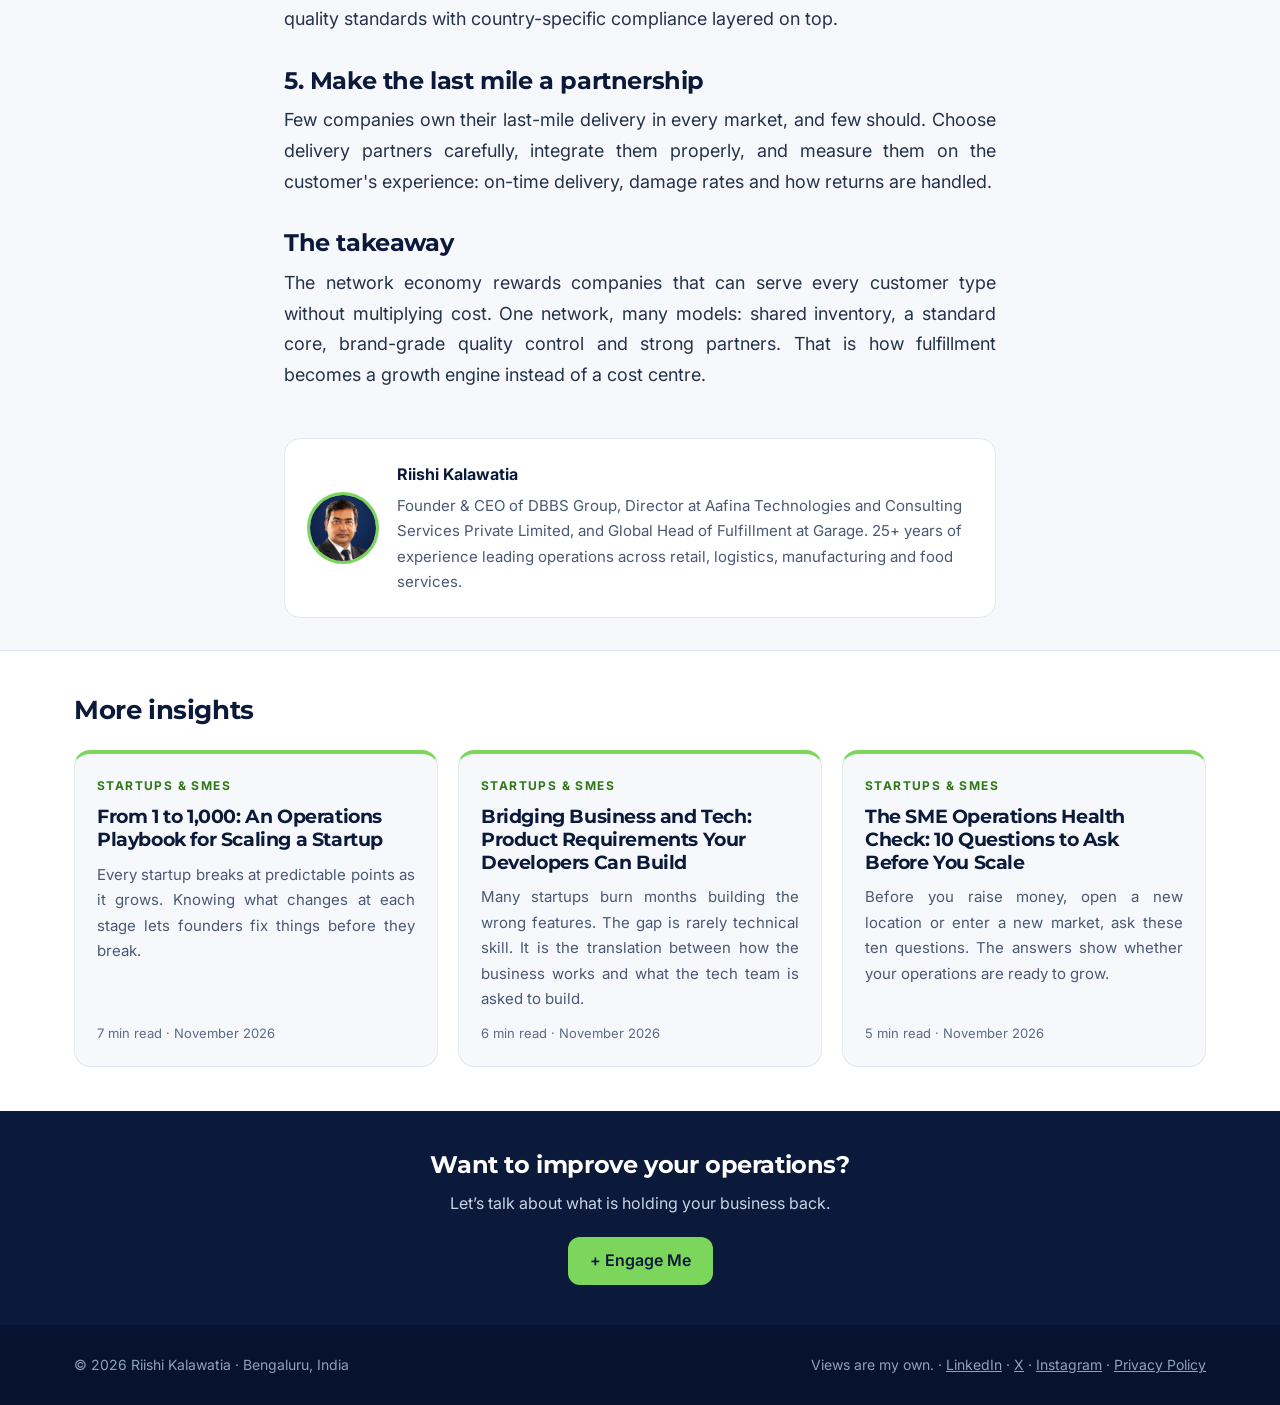
<file: blog/one-network-many-models.html>
<!DOCTYPE html>
<html lang="en">
<head>
<!-- Google tag (Google Analytics) -->
<script async src="https://www.googletagmanager.com/gtm.js?id=GTM-W8NC8R8W"></script>
<script>
  window.dataLayer = window.dataLayer || [];
  function gtag(){dataLayer.push(arguments);}
  gtag('js', new Date());
</script>
<meta charset="utf-8">
<meta name="viewport" content="width=device-width, initial-scale=1">
<title>One Network, Many Models: D2C, B2C and B2B Fulfillment</title>
<meta name="description" content="Brands now sell direct, through marketplaces and to businesses at the same time. Fulfillment has to serve all three without building three separate operations.">
<script type="application/ld+json">{"@context": "https://schema.org", "@type": "Article", "headline": "One Network, Many Models: Fulfillment for D2C, B2C and B2B Across Borders", "description": "Brands now sell direct, through marketplaces and to businesses at the same time. Fulfillment has to serve all three without building three separate operations.", "image": "https://riishikalawatia.com/assets/og/one-network-many-models.jpg", "datePublished": "2026-11-23", "dateModified": "2026-11-26", "author": {"@type": "Person", "name": "Riishi Kalawatia", "url": "https://riishikalawatia.com/"}, "publisher": {"@type": "Person", "name": "Riishi Kalawatia"}, "mainEntityOfPage": "https://riishikalawatia.com/blog/one-network-many-models.html"}</script>
<link rel="canonical" href="https://riishikalawatia.com/blog/one-network-many-models.html">
<meta property="og:type" content="article">
<meta property="og:title" content="One Network, Many Models: Fulfillment for D2C, B2C and B2B Across Borders">
<meta property="og:description" content="Brands now sell direct, through marketplaces and to businesses at the same time. Fulfillment has to serve all three without building three separate operations.">
<meta property="og:url" content="https://riishikalawatia.com/blog/one-network-many-models.html">
<meta property="og:image" content="https://riishikalawatia.com/assets/og/one-network-many-models.jpg">
<meta property="og:image:width" content="1200">
<meta property="og:image:height" content="630">
<meta name="twitter:image" content="https://riishikalawatia.com/assets/og/one-network-many-models.jpg">
<meta name="twitter:card" content="summary_large_image">
<meta name="author" content="Riishi Kalawatia">
<link rel="icon" href="../favicon.svg" type="image/svg+xml">
<link rel="apple-touch-icon" href="../assets/apple-touch-icon.png">
<meta name="theme-color" content="#0B1A3A">
<link rel="preconnect" href="https://fonts.googleapis.com">
<link rel="preconnect" href="https://fonts.gstatic.com" crossorigin>
<link rel="stylesheet" href="https://fonts.googleapis.com/css2?family=Inter:wght@400;500;600&family=Montserrat:wght@600;700;800&display=swap">
<link rel="stylesheet" href="../assets/blog.css">
</head>
<body>
<header class="site"><div class="wrap">
<a class="brand" href="../index.html"><svg aria-hidden="true" width="40" height="40" viewBox="0 0 96 96"><path d="M14 76 L36 50 L56 62 L82 22" fill="none" stroke="#FFFFFF" stroke-width="6" stroke-linecap="round" stroke-linejoin="round"/><path d="M36 50 L36 82 M56 62 L56 82" stroke="#FFFFFF" stroke-width="3" stroke-opacity="0.35" stroke-linecap="round"/><circle cx="14" cy="76" r="8" fill="#FFFFFF"/><circle cx="36" cy="50" r="8" fill="#FFFFFF"/><circle cx="56" cy="62" r="8" fill="#FFFFFF"/><circle cx="82" cy="22" r="11" fill="#7CD65C"/></svg><span>Riishi Kalawatia</span></a>
<nav class="top-links" aria-label="Main"><a href="../index.html">Home</a><a href="../blog/index.html">Insights</a><a href="../index.html#contact">Contact</a></nav>
</div></header>
<main>
<section class="hero"><div class="wrap">
<span class="tag">E-commerce & Fulfillment</span>
<h1>One Network, Many Models: Fulfillment for D2C, B2C and B2B Across Borders</h1>
<p class="dek">Brands now sell direct, through marketplaces and to businesses at the same time. Fulfillment has to serve all three without building three separate operations.</p>
<div class="byline"><img src="../assets/riishi.jpg" alt=""><div><b>Riishi Kalawatia</b>November 2026 &middot; 6 min read</div></div>
</div></section>
<article class="post">
<p>A decade ago, most brands chose one route to market. Today a single company may sell direct to consumers on its own website, through several marketplaces, to retailers and distributors in bulk, and increasingly across borders. Each channel has different order sizes, packaging, service levels and paperwork.</p>
<p>At Garage, a global fulfillment platform, the network is built around this reality: D2C, B2C, B2B and white-label models running on one network. Here is what makes that work.</p>
<h2>1. Separate the inventory view from the channel view</h2>
<p>The most common mistake is letting each channel keep its own stock. It feels safe, but it leads to stock-outs in one channel while another sits on excess. One shared, accurate inventory pool, with clear allocation rules per channel, is the foundation of multi-model fulfillment.</p>
<h2>2. Standardise the core, flex the edges</h2>
<p>Receiving, quality checks, storage and picking should run the same way regardless of where the order came from. What changes is the edge: a consumer parcel needs branded packaging and fast dispatch; a business order needs pallets, invoices and delivery appointments. Design one core process with channel-specific steps at the end, not separate processes from the start.</p>
<h2>3. Quality control is a brand decision</h2>
<p>In a white-label model, the customer sees your brand on the box, not the supplier's. That means inbound quality checks and repackaging are not back-office tasks; they are how your brand is experienced. Every unit that reaches a customer should have passed a check you would be comfortable putting your name on.</p>
<h2>4. Cross-border adds paperwork, not a new business</h2>
<p>Selling internationally introduces customs documentation, duties, longer transit times and different return expectations. These are real challenges, but they are manageable with the right partners and clear data. The mistake is treating international as a separate company; the better approach is to extend the same network, inventory and quality standards with country-specific compliance layered on top.</p>
<h2>5. Make the last mile a partnership</h2>
<p>Few companies own their last-mile delivery in every market, and few should. Choose delivery partners carefully, integrate them properly, and measure them on the customer's experience: on-time delivery, damage rates and how returns are handled.</p>
<h2>The takeaway</h2>
<p>The network economy rewards companies that can serve every customer type without multiplying cost. One network, many models: shared inventory, a standard core, brand-grade quality control and strong partners. That is how fulfillment becomes a growth engine instead of a cost centre.</p>
</article>
<div class="author-box"><div class="box"><img src="../assets/riishi.jpg" alt="Riishi Kalawatia"><div><b>Riishi Kalawatia</b><p>Founder &amp; CEO of DBBS Group, Director at Aafina Technologies and Consulting Services Private Limited, and Global Head of Fulfillment at Garage. 25+ years of experience leading operations across retail, logistics, manufacturing and food services.</p></div></div></div>
<section class="more"><div class="wrap"><h2>More insights</h2><div class="cards">
<a class="card" href="from-1-to-1000-operations-playbook.html"><span class="ind">Startups & SMEs</span><h3>From 1 to 1,000: An Operations Playbook for Scaling a Startup</h3><p>Every startup breaks at predictable points as it grows. Knowing what changes at each stage lets founders fix things before they break.</p><span class="meta">7 min read &middot; November 2026</span></a><a class="card" href="bridging-business-and-tech.html"><span class="ind">Startups & SMEs</span><h3>Bridging Business and Tech: Product Requirements Your Developers Can Build</h3><p>Many startups burn months building the wrong features. The gap is rarely technical skill. It is the translation between how the business works and what the tech team is asked to build.</p><span class="meta">6 min read &middot; November 2026</span></a><a class="card" href="sme-operations-health-check.html"><span class="ind">Startups & SMEs</span><h3>The SME Operations Health Check: 10 Questions to Ask Before You Scale</h3><p>Before you raise money, open a new location or enter a new market, ask these ten questions. The answers show whether your operations are ready to grow.</p><span class="meta">5 min read &middot; November 2026</span></a>
</div></div></section>
<section class="cta"><div class="wrap"><h2>Want to improve your operations?</h2><p>Let&rsquo;s talk about what is holding your business back.</p><a class="btn" href="../index.html#enquiry">+ Engage Me</a></div></section>
</main>
<footer class="site"><div class="wrap"><span>&copy; 2026 Riishi Kalawatia &middot; Bengaluru, India</span><span>Views are my own. &middot; <a href="https://www.linkedin.com/in/riishi-kalawatia/" target="_blank" rel="noopener">LinkedIn</a> &middot; <a href="https://x.com/RishiKalawatia" target="_blank" rel="noopener">X</a> &middot; <a href="https://www.instagram.com/kalawatiarishi/" target="_blank" rel="noopener">Instagram</a> &middot; <a href="../privacy.html">Privacy Policy</a></span></div></footer>
</body>
</html>
</file>
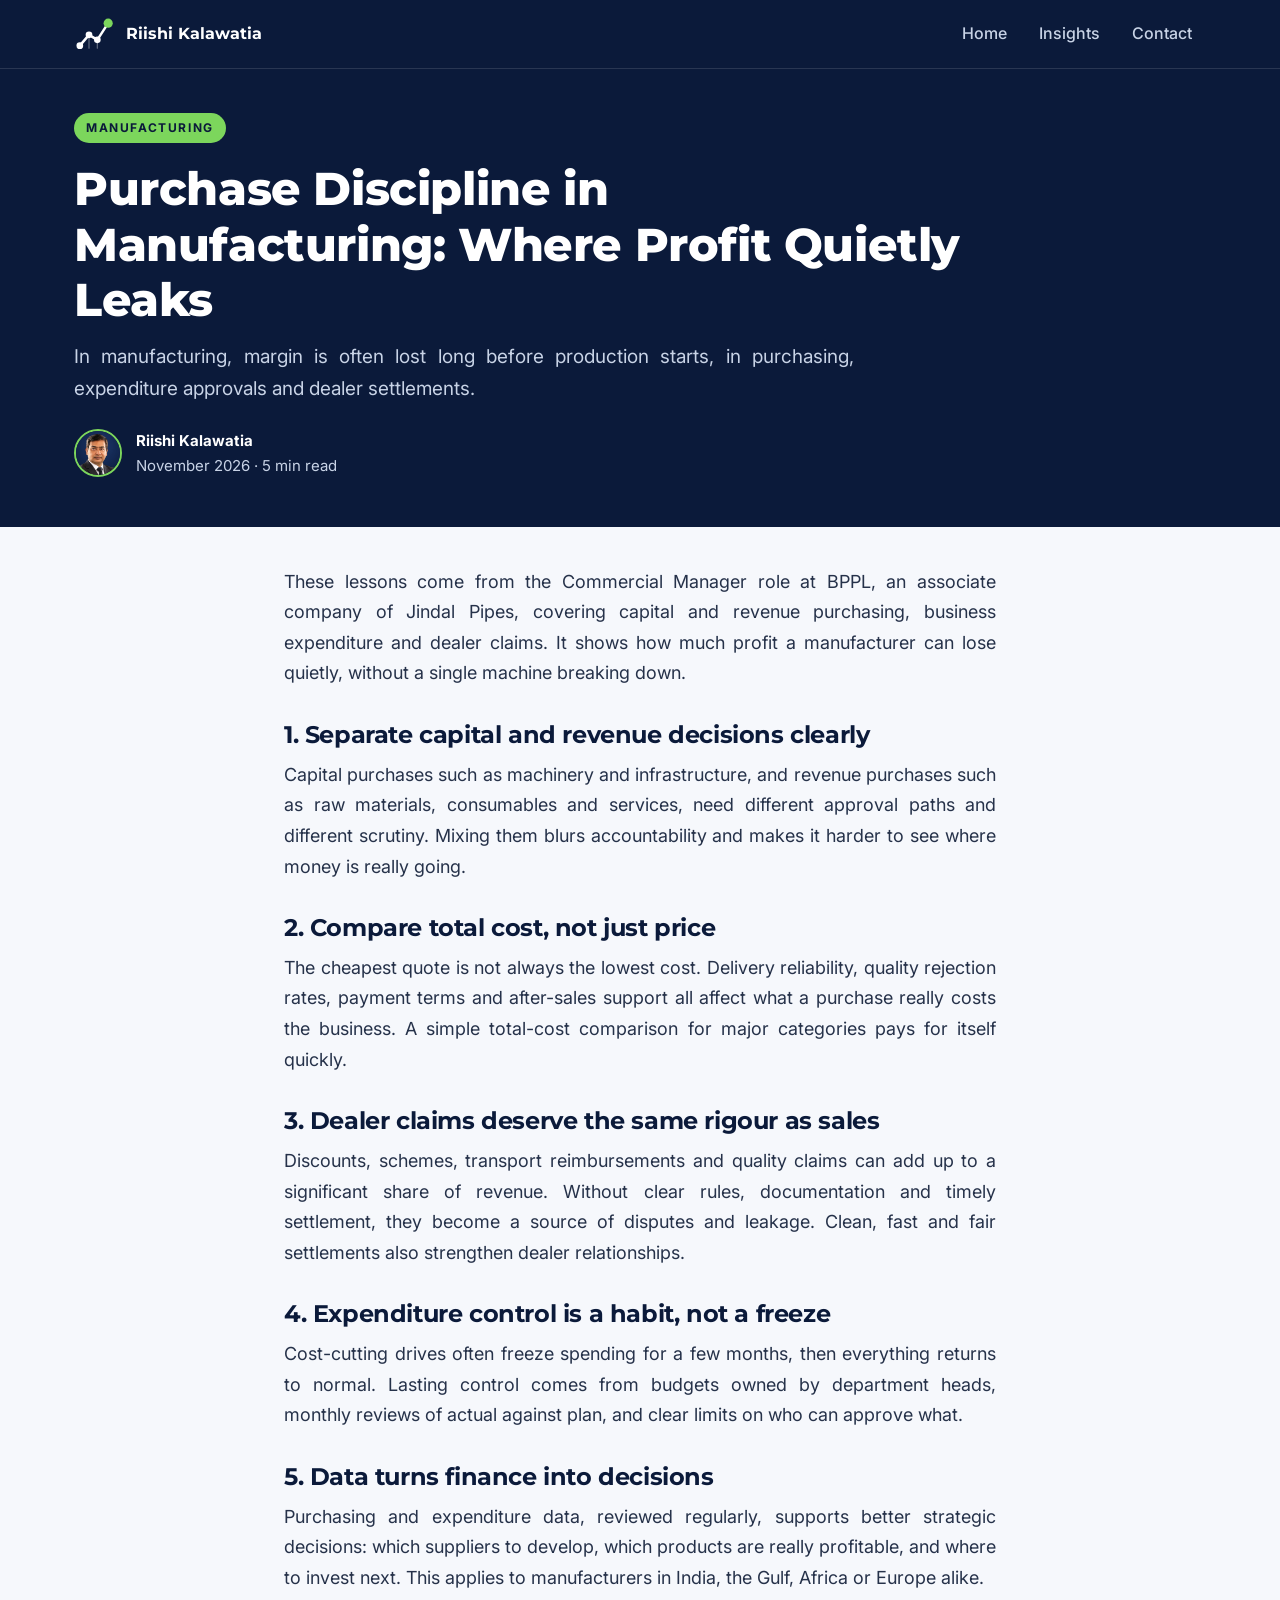
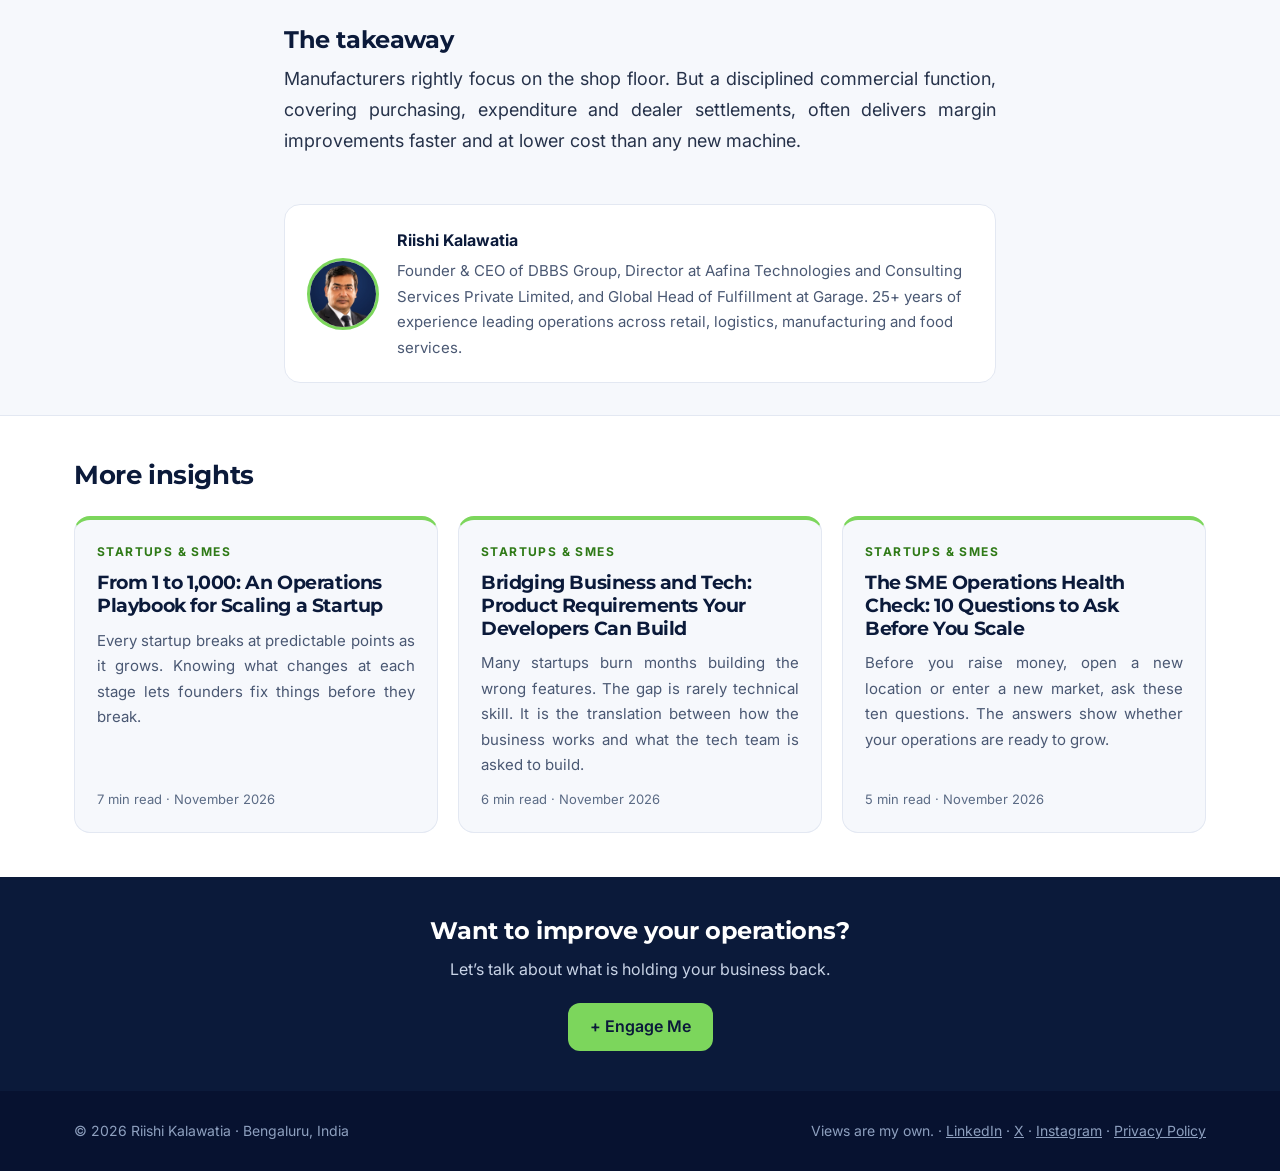
<file: blog/purchase-discipline-in-manufacturing.html>
<!DOCTYPE html>
<html lang="en">
<head>
<!-- Google tag (Google Analytics) -->
<script async src="https://www.googletagmanager.com/gtm.js?id=GTM-W8NC8R8W"></script>
<script>
  window.dataLayer = window.dataLayer || [];
  function gtag(){dataLayer.push(arguments);}
  gtag('js', new Date());
</script>
<meta charset="utf-8">
<meta name="viewport" content="width=device-width, initial-scale=1">
<title>Purchase Discipline in Manufacturing: Where Profit Leaks</title>
<meta name="description" content="In manufacturing, margin is often lost long before production starts, in purchasing, expenditure approvals and dealer settlements.">
<script type="application/ld+json">{"@context": "https://schema.org", "@type": "Article", "headline": "Purchase Discipline in Manufacturing: Where Profit Quietly Leaks", "description": "In manufacturing, margin is often lost long before production starts, in purchasing, expenditure approvals and dealer settlements.", "image": "https://riishikalawatia.com/assets/og/purchase-discipline-in-manufacturing.jpg", "datePublished": "2026-11-23", "dateModified": "2026-11-26", "author": {"@type": "Person", "name": "Riishi Kalawatia", "url": "https://riishikalawatia.com/"}, "publisher": {"@type": "Person", "name": "Riishi Kalawatia"}, "mainEntityOfPage": "https://riishikalawatia.com/blog/purchase-discipline-in-manufacturing.html"}</script>
<link rel="canonical" href="https://riishikalawatia.com/blog/purchase-discipline-in-manufacturing.html">
<meta property="og:type" content="article">
<meta property="og:title" content="Purchase Discipline in Manufacturing: Where Profit Quietly Leaks">
<meta property="og:description" content="In manufacturing, margin is often lost long before production starts, in purchasing, expenditure approvals and dealer settlements.">
<meta property="og:url" content="https://riishikalawatia.com/blog/purchase-discipline-in-manufacturing.html">
<meta property="og:image" content="https://riishikalawatia.com/assets/og/purchase-discipline-in-manufacturing.jpg">
<meta property="og:image:width" content="1200">
<meta property="og:image:height" content="630">
<meta name="twitter:image" content="https://riishikalawatia.com/assets/og/purchase-discipline-in-manufacturing.jpg">
<meta name="twitter:card" content="summary_large_image">
<meta name="author" content="Riishi Kalawatia">
<link rel="icon" href="../favicon.svg" type="image/svg+xml">
<link rel="apple-touch-icon" href="../assets/apple-touch-icon.png">
<meta name="theme-color" content="#0B1A3A">
<link rel="preconnect" href="https://fonts.googleapis.com">
<link rel="preconnect" href="https://fonts.gstatic.com" crossorigin>
<link rel="stylesheet" href="https://fonts.googleapis.com/css2?family=Inter:wght@400;500;600&family=Montserrat:wght@600;700;800&display=swap">
<link rel="stylesheet" href="../assets/blog.css">
</head>
<body>
<header class="site"><div class="wrap">
<a class="brand" href="../index.html"><svg aria-hidden="true" width="40" height="40" viewBox="0 0 96 96"><path d="M14 76 L36 50 L56 62 L82 22" fill="none" stroke="#FFFFFF" stroke-width="6" stroke-linecap="round" stroke-linejoin="round"/><path d="M36 50 L36 82 M56 62 L56 82" stroke="#FFFFFF" stroke-width="3" stroke-opacity="0.35" stroke-linecap="round"/><circle cx="14" cy="76" r="8" fill="#FFFFFF"/><circle cx="36" cy="50" r="8" fill="#FFFFFF"/><circle cx="56" cy="62" r="8" fill="#FFFFFF"/><circle cx="82" cy="22" r="11" fill="#7CD65C"/></svg><span>Riishi Kalawatia</span></a>
<nav class="top-links" aria-label="Main"><a href="../index.html">Home</a><a href="../blog/index.html">Insights</a><a href="../index.html#contact">Contact</a></nav>
</div></header>
<main>
<section class="hero"><div class="wrap">
<span class="tag">Manufacturing</span>
<h1>Purchase Discipline in Manufacturing: Where Profit Quietly Leaks</h1>
<p class="dek">In manufacturing, margin is often lost long before production starts, in purchasing, expenditure approvals and dealer settlements.</p>
<div class="byline"><img src="../assets/riishi.jpg" alt=""><div><b>Riishi Kalawatia</b>November 2026 &middot; 5 min read</div></div>
</div></section>
<article class="post">
<p>These lessons come from the Commercial Manager role at BPPL, an associate company of Jindal Pipes, covering capital and revenue purchasing, business expenditure and dealer claims. It shows how much profit a manufacturer can lose quietly, without a single machine breaking down.</p>
<h2>1. Separate capital and revenue decisions clearly</h2>
<p>Capital purchases such as machinery and infrastructure, and revenue purchases such as raw materials, consumables and services, need different approval paths and different scrutiny. Mixing them blurs accountability and makes it harder to see where money is really going.</p>
<h2>2. Compare total cost, not just price</h2>
<p>The cheapest quote is not always the lowest cost. Delivery reliability, quality rejection rates, payment terms and after-sales support all affect what a purchase really costs the business. A simple total-cost comparison for major categories pays for itself quickly.</p>
<h2>3. Dealer claims deserve the same rigour as sales</h2>
<p>Discounts, schemes, transport reimbursements and quality claims can add up to a significant share of revenue. Without clear rules, documentation and timely settlement, they become a source of disputes and leakage. Clean, fast and fair settlements also strengthen dealer relationships.</p>
<h2>4. Expenditure control is a habit, not a freeze</h2>
<p>Cost-cutting drives often freeze spending for a few months, then everything returns to normal. Lasting control comes from budgets owned by department heads, monthly reviews of actual against plan, and clear limits on who can approve what.</p>
<h2>5. Data turns finance into decisions</h2>
<p>Purchasing and expenditure data, reviewed regularly, supports better strategic decisions: which suppliers to develop, which products are really profitable, and where to invest next. This applies to manufacturers in India, the Gulf, Africa or Europe alike.</p>
<h2>The takeaway</h2>
<p>Manufacturers rightly focus on the shop floor. But a disciplined commercial function, covering purchasing, expenditure and dealer settlements, often delivers margin improvements faster and at lower cost than any new machine.</p>
</article>
<div class="author-box"><div class="box"><img src="../assets/riishi.jpg" alt="Riishi Kalawatia"><div><b>Riishi Kalawatia</b><p>Founder &amp; CEO of DBBS Group, Director at Aafina Technologies and Consulting Services Private Limited, and Global Head of Fulfillment at Garage. 25+ years of experience leading operations across retail, logistics, manufacturing and food services.</p></div></div></div>
<section class="more"><div class="wrap"><h2>More insights</h2><div class="cards">
<a class="card" href="from-1-to-1000-operations-playbook.html"><span class="ind">Startups & SMEs</span><h3>From 1 to 1,000: An Operations Playbook for Scaling a Startup</h3><p>Every startup breaks at predictable points as it grows. Knowing what changes at each stage lets founders fix things before they break.</p><span class="meta">7 min read &middot; November 2026</span></a><a class="card" href="bridging-business-and-tech.html"><span class="ind">Startups & SMEs</span><h3>Bridging Business and Tech: Product Requirements Your Developers Can Build</h3><p>Many startups burn months building the wrong features. The gap is rarely technical skill. It is the translation between how the business works and what the tech team is asked to build.</p><span class="meta">6 min read &middot; November 2026</span></a><a class="card" href="sme-operations-health-check.html"><span class="ind">Startups & SMEs</span><h3>The SME Operations Health Check: 10 Questions to Ask Before You Scale</h3><p>Before you raise money, open a new location or enter a new market, ask these ten questions. The answers show whether your operations are ready to grow.</p><span class="meta">5 min read &middot; November 2026</span></a>
</div></div></section>
<section class="cta"><div class="wrap"><h2>Want to improve your operations?</h2><p>Let&rsquo;s talk about what is holding your business back.</p><a class="btn" href="../index.html#enquiry">+ Engage Me</a></div></section>
</main>
<footer class="site"><div class="wrap"><span>&copy; 2026 Riishi Kalawatia &middot; Bengaluru, India</span><span>Views are my own. &middot; <a href="https://www.linkedin.com/in/riishi-kalawatia/" target="_blank" rel="noopener">LinkedIn</a> &middot; <a href="https://x.com/RishiKalawatia" target="_blank" rel="noopener">X</a> &middot; <a href="https://www.instagram.com/kalawatiarishi/" target="_blank" rel="noopener">Instagram</a> &middot; <a href="../privacy.html">Privacy Policy</a></span></div></footer>
</body>
</html>
</file>
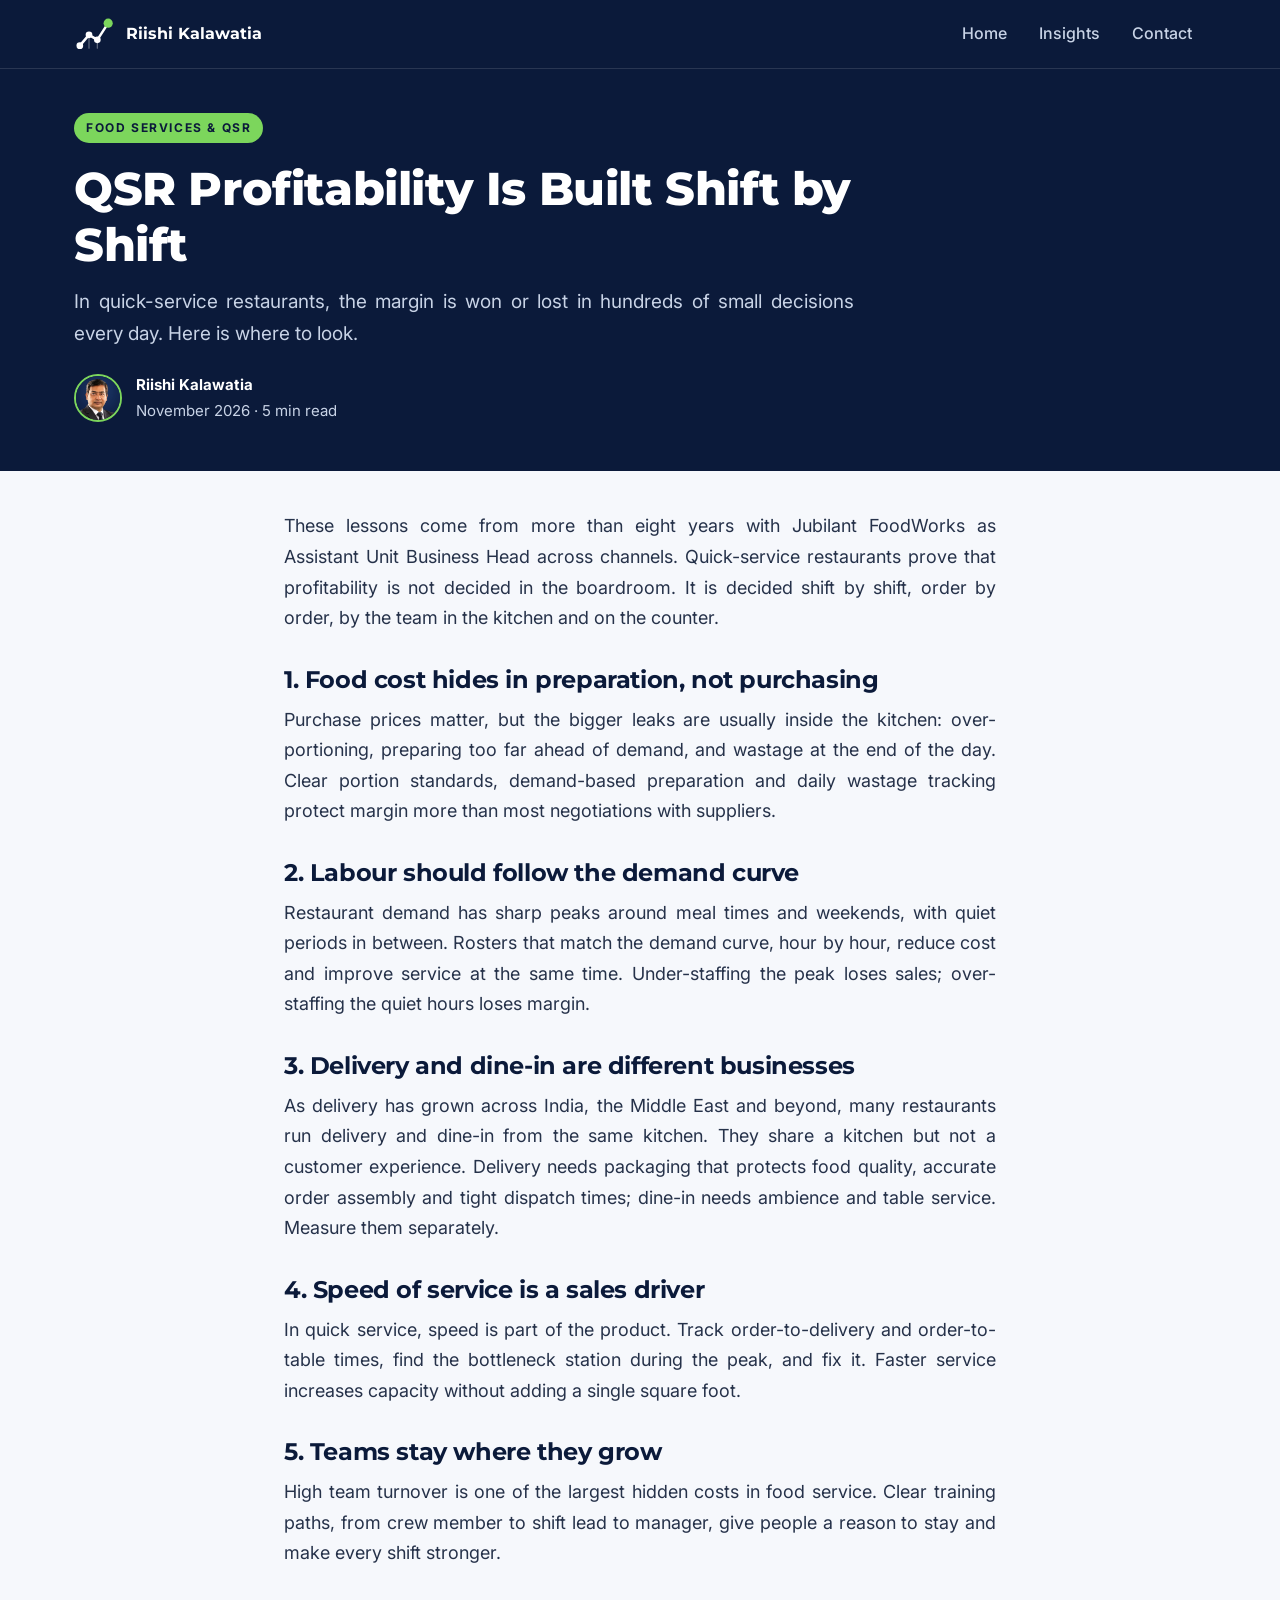
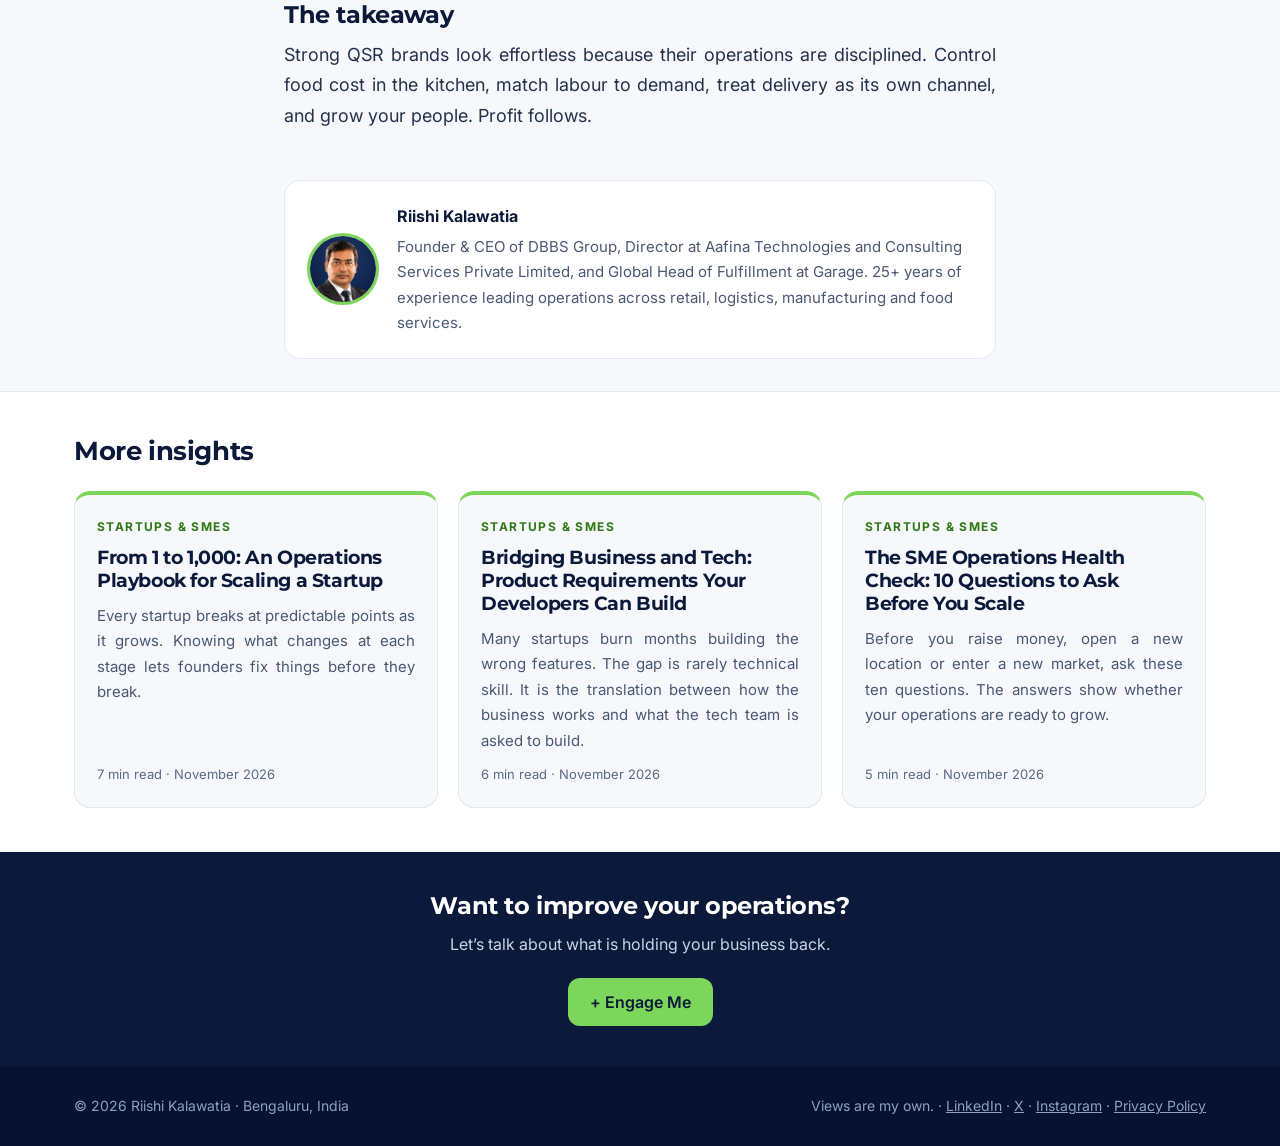
<file: blog/qsr-profitability-shift-by-shift.html>
<!DOCTYPE html>
<html lang="en">
<head>
<!-- Google tag (Google Analytics) -->
<script async src="https://www.googletagmanager.com/gtm.js?id=GTM-W8NC8R8W"></script>
<script>
  window.dataLayer = window.dataLayer || [];
  function gtag(){dataLayer.push(arguments);}
  gtag('js', new Date());
</script>
<meta charset="utf-8">
<meta name="viewport" content="width=device-width, initial-scale=1">
<title>QSR Profitability Is Built Shift by Shift – Riishi Kalawatia</title>
<meta name="description" content="In quick-service restaurants, the margin is won or lost in hundreds of small decisions every day. Here is where to look.">
<script type="application/ld+json">{"@context": "https://schema.org", "@type": "Article", "headline": "QSR Profitability Is Built Shift by Shift", "description": "In quick-service restaurants, the margin is won or lost in hundreds of small decisions every day. Here is where to look.", "image": "https://riishikalawatia.com/assets/og/qsr-profitability-shift-by-shift.jpg", "datePublished": "2026-11-23", "dateModified": "2026-11-26", "author": {"@type": "Person", "name": "Riishi Kalawatia", "url": "https://riishikalawatia.com/"}, "publisher": {"@type": "Person", "name": "Riishi Kalawatia"}, "mainEntityOfPage": "https://riishikalawatia.com/blog/qsr-profitability-shift-by-shift.html"}</script>
<link rel="canonical" href="https://riishikalawatia.com/blog/qsr-profitability-shift-by-shift.html">
<meta property="og:type" content="article">
<meta property="og:title" content="QSR Profitability Is Built Shift by Shift">
<meta property="og:description" content="In quick-service restaurants, the margin is won or lost in hundreds of small decisions every day. Here is where to look.">
<meta property="og:url" content="https://riishikalawatia.com/blog/qsr-profitability-shift-by-shift.html">
<meta property="og:image" content="https://riishikalawatia.com/assets/og/qsr-profitability-shift-by-shift.jpg">
<meta property="og:image:width" content="1200">
<meta property="og:image:height" content="630">
<meta name="twitter:image" content="https://riishikalawatia.com/assets/og/qsr-profitability-shift-by-shift.jpg">
<meta name="twitter:card" content="summary_large_image">
<meta name="author" content="Riishi Kalawatia">
<link rel="icon" href="../favicon.svg" type="image/svg+xml">
<link rel="apple-touch-icon" href="../assets/apple-touch-icon.png">
<meta name="theme-color" content="#0B1A3A">
<link rel="preconnect" href="https://fonts.googleapis.com">
<link rel="preconnect" href="https://fonts.gstatic.com" crossorigin>
<link rel="stylesheet" href="https://fonts.googleapis.com/css2?family=Inter:wght@400;500;600&family=Montserrat:wght@600;700;800&display=swap">
<link rel="stylesheet" href="../assets/blog.css">
</head>
<body>
<header class="site"><div class="wrap">
<a class="brand" href="../index.html"><svg aria-hidden="true" width="40" height="40" viewBox="0 0 96 96"><path d="M14 76 L36 50 L56 62 L82 22" fill="none" stroke="#FFFFFF" stroke-width="6" stroke-linecap="round" stroke-linejoin="round"/><path d="M36 50 L36 82 M56 62 L56 82" stroke="#FFFFFF" stroke-width="3" stroke-opacity="0.35" stroke-linecap="round"/><circle cx="14" cy="76" r="8" fill="#FFFFFF"/><circle cx="36" cy="50" r="8" fill="#FFFFFF"/><circle cx="56" cy="62" r="8" fill="#FFFFFF"/><circle cx="82" cy="22" r="11" fill="#7CD65C"/></svg><span>Riishi Kalawatia</span></a>
<nav class="top-links" aria-label="Main"><a href="../index.html">Home</a><a href="../blog/index.html">Insights</a><a href="../index.html#contact">Contact</a></nav>
</div></header>
<main>
<section class="hero"><div class="wrap">
<span class="tag">Food Services & QSR</span>
<h1>QSR Profitability Is Built Shift by Shift</h1>
<p class="dek">In quick-service restaurants, the margin is won or lost in hundreds of small decisions every day. Here is where to look.</p>
<div class="byline"><img src="../assets/riishi.jpg" alt=""><div><b>Riishi Kalawatia</b>November 2026 &middot; 5 min read</div></div>
</div></section>
<article class="post">
<p>These lessons come from more than eight years with Jubilant FoodWorks as Assistant Unit Business Head across channels. Quick-service restaurants prove that profitability is not decided in the boardroom. It is decided shift by shift, order by order, by the team in the kitchen and on the counter.</p>
<h2>1. Food cost hides in preparation, not purchasing</h2>
<p>Purchase prices matter, but the bigger leaks are usually inside the kitchen: over-portioning, preparing too far ahead of demand, and wastage at the end of the day. Clear portion standards, demand-based preparation and daily wastage tracking protect margin more than most negotiations with suppliers.</p>
<h2>2. Labour should follow the demand curve</h2>
<p>Restaurant demand has sharp peaks around meal times and weekends, with quiet periods in between. Rosters that match the demand curve, hour by hour, reduce cost and improve service at the same time. Under-staffing the peak loses sales; over-staffing the quiet hours loses margin.</p>
<h2>3. Delivery and dine-in are different businesses</h2>
<p>As delivery has grown across India, the Middle East and beyond, many restaurants run delivery and dine-in from the same kitchen. They share a kitchen but not a customer experience. Delivery needs packaging that protects food quality, accurate order assembly and tight dispatch times; dine-in needs ambience and table service. Measure them separately.</p>
<h2>4. Speed of service is a sales driver</h2>
<p>In quick service, speed is part of the product. Track order-to-delivery and order-to-table times, find the bottleneck station during the peak, and fix it. Faster service increases capacity without adding a single square foot.</p>
<h2>5. Teams stay where they grow</h2>
<p>High team turnover is one of the largest hidden costs in food service. Clear training paths, from crew member to shift lead to manager, give people a reason to stay and make every shift stronger.</p>
<h2>The takeaway</h2>
<p>Strong QSR brands look effortless because their operations are disciplined. Control food cost in the kitchen, match labour to demand, treat delivery as its own channel, and grow your people. Profit follows.</p>
</article>
<div class="author-box"><div class="box"><img src="../assets/riishi.jpg" alt="Riishi Kalawatia"><div><b>Riishi Kalawatia</b><p>Founder &amp; CEO of DBBS Group, Director at Aafina Technologies and Consulting Services Private Limited, and Global Head of Fulfillment at Garage. 25+ years of experience leading operations across retail, logistics, manufacturing and food services.</p></div></div></div>
<section class="more"><div class="wrap"><h2>More insights</h2><div class="cards">
<a class="card" href="from-1-to-1000-operations-playbook.html"><span class="ind">Startups & SMEs</span><h3>From 1 to 1,000: An Operations Playbook for Scaling a Startup</h3><p>Every startup breaks at predictable points as it grows. Knowing what changes at each stage lets founders fix things before they break.</p><span class="meta">7 min read &middot; November 2026</span></a><a class="card" href="bridging-business-and-tech.html"><span class="ind">Startups & SMEs</span><h3>Bridging Business and Tech: Product Requirements Your Developers Can Build</h3><p>Many startups burn months building the wrong features. The gap is rarely technical skill. It is the translation between how the business works and what the tech team is asked to build.</p><span class="meta">6 min read &middot; November 2026</span></a><a class="card" href="sme-operations-health-check.html"><span class="ind">Startups & SMEs</span><h3>The SME Operations Health Check: 10 Questions to Ask Before You Scale</h3><p>Before you raise money, open a new location or enter a new market, ask these ten questions. The answers show whether your operations are ready to grow.</p><span class="meta">5 min read &middot; November 2026</span></a>
</div></div></section>
<section class="cta"><div class="wrap"><h2>Want to improve your operations?</h2><p>Let&rsquo;s talk about what is holding your business back.</p><a class="btn" href="../index.html#enquiry">+ Engage Me</a></div></section>
</main>
<footer class="site"><div class="wrap"><span>&copy; 2026 Riishi Kalawatia &middot; Bengaluru, India</span><span>Views are my own. &middot; <a href="https://www.linkedin.com/in/riishi-kalawatia/" target="_blank" rel="noopener">LinkedIn</a> &middot; <a href="https://x.com/RishiKalawatia" target="_blank" rel="noopener">X</a> &middot; <a href="https://www.instagram.com/kalawatiarishi/" target="_blank" rel="noopener">Instagram</a> &middot; <a href="../privacy.html">Privacy Policy</a></span></div></footer>
</body>
</html>
</file>
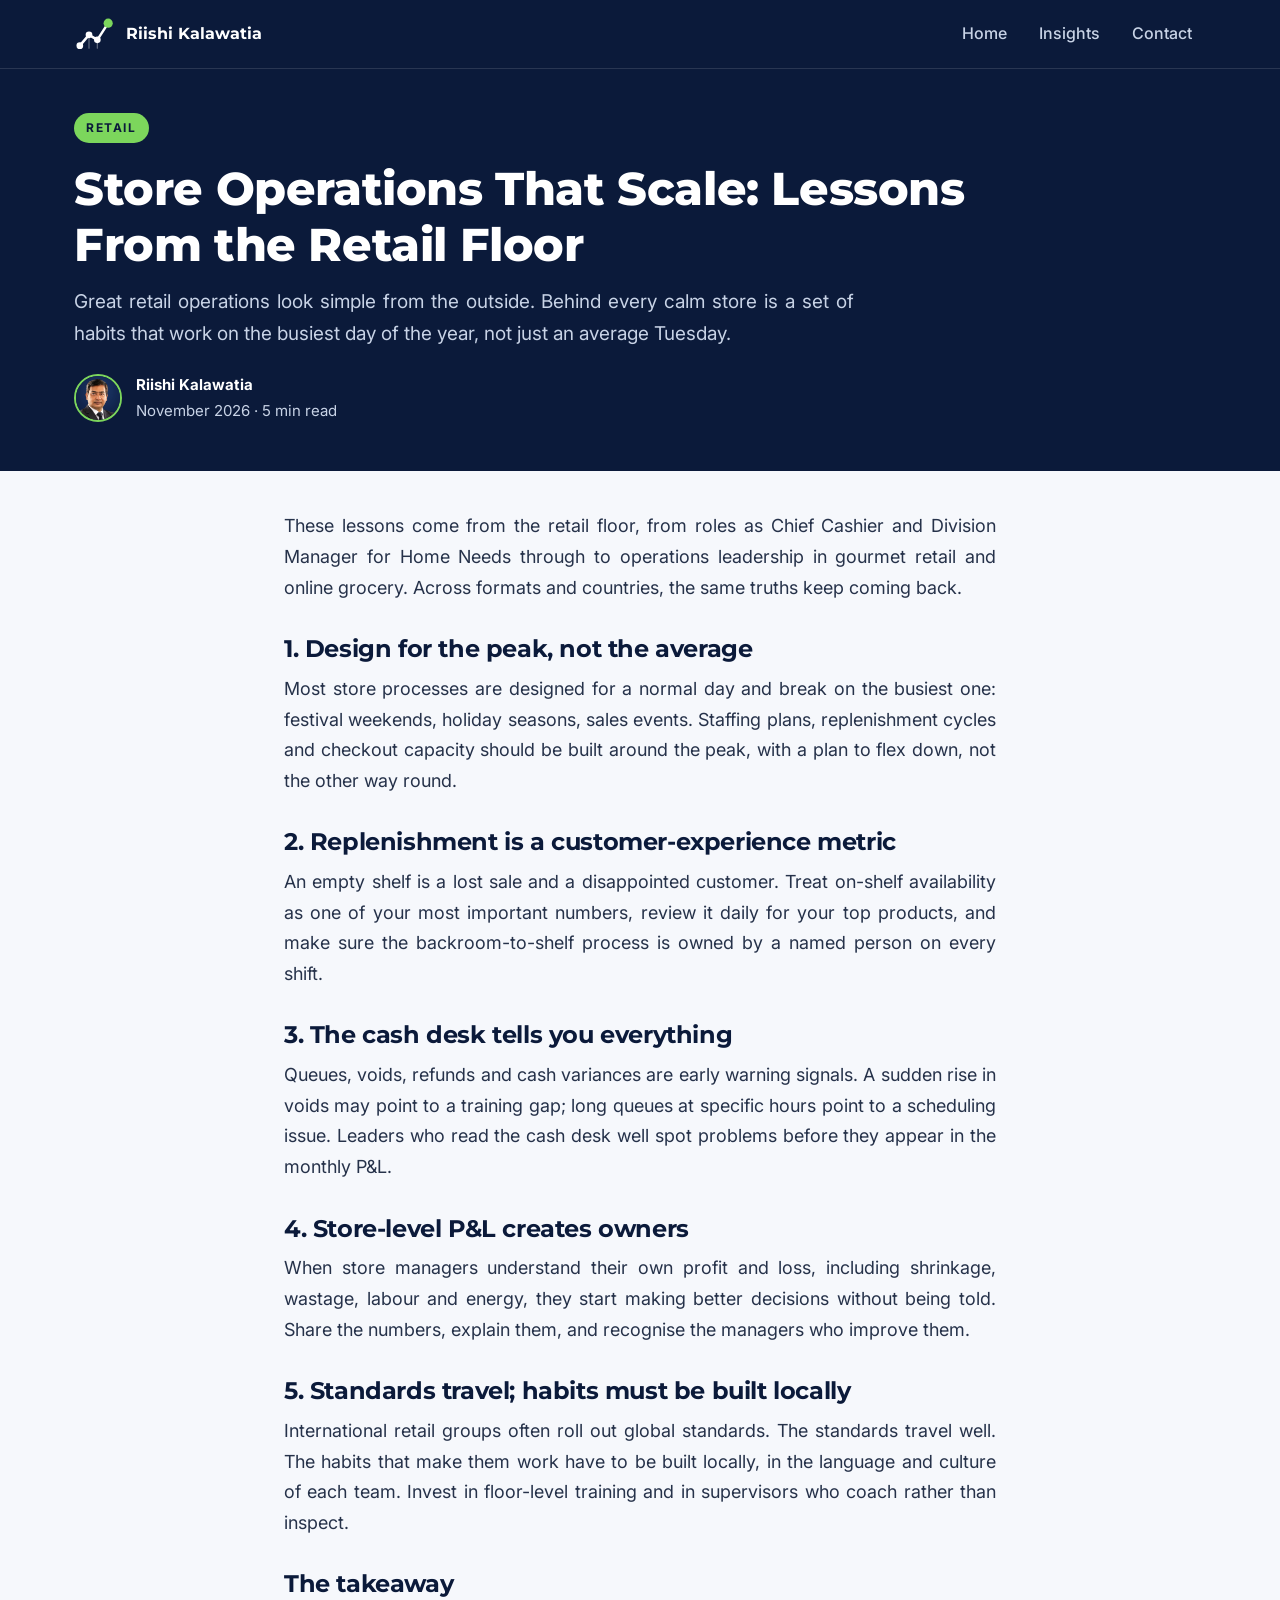
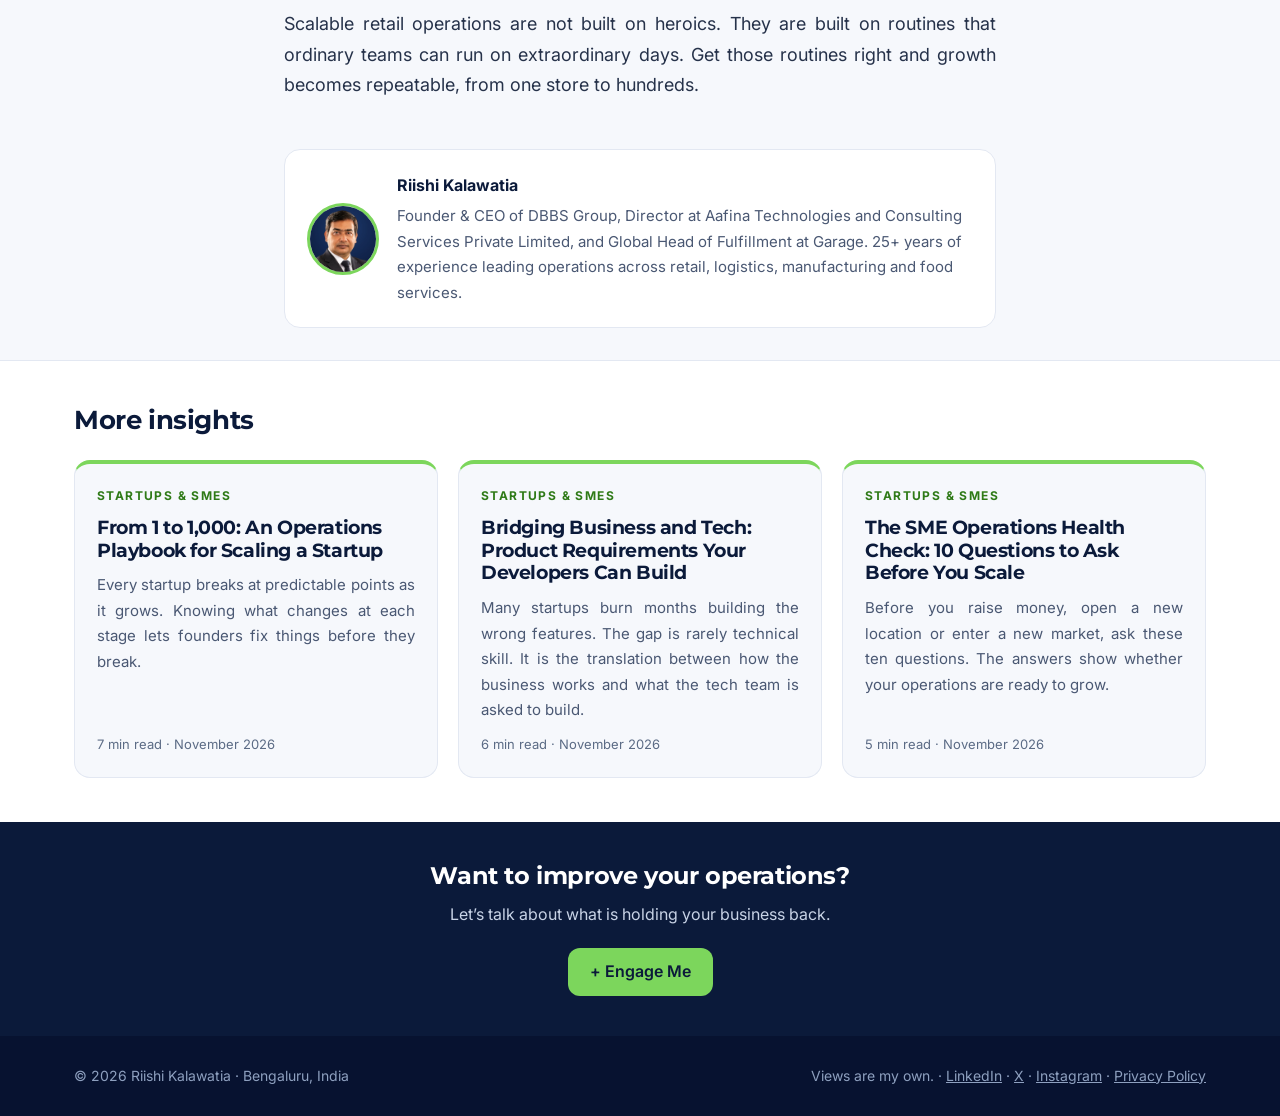
<file: blog/retail-operations-that-scale.html>
<!DOCTYPE html>
<html lang="en">
<head>
<!-- Google tag (Google Analytics) -->
<script async src="https://www.googletagmanager.com/gtm.js?id=GTM-W8NC8R8W"></script>
<script>
  window.dataLayer = window.dataLayer || [];
  function gtag(){dataLayer.push(arguments);}
  gtag('js', new Date());
</script>
<meta charset="utf-8">
<meta name="viewport" content="width=device-width, initial-scale=1">
<title>Store Operations That Scale: Lessons From the Retail Floor</title>
<meta name="description" content="Behind every calm store is a set of habits that work on the busiest day of the year. Store operations lessons from the retail floor.">
<script type="application/ld+json">{"@context": "https://schema.org", "@type": "Article", "headline": "Store Operations That Scale: Lessons From the Retail Floor", "description": "Behind every calm store is a set of habits that work on the busiest day of the year. Store operations lessons from the retail floor.", "image": "https://riishikalawatia.com/assets/og/retail-operations-that-scale.jpg", "datePublished": "2026-11-23", "dateModified": "2026-11-26", "author": {"@type": "Person", "name": "Riishi Kalawatia", "url": "https://riishikalawatia.com/"}, "publisher": {"@type": "Person", "name": "Riishi Kalawatia"}, "mainEntityOfPage": "https://riishikalawatia.com/blog/retail-operations-that-scale.html"}</script>
<link rel="canonical" href="https://riishikalawatia.com/blog/retail-operations-that-scale.html">
<meta property="og:type" content="article">
<meta property="og:title" content="Store Operations That Scale: Lessons From the Retail Floor">
<meta property="og:description" content="Behind every calm store is a set of habits that work on the busiest day of the year. Store operations lessons from the retail floor.">
<meta property="og:url" content="https://riishikalawatia.com/blog/retail-operations-that-scale.html">
<meta property="og:image" content="https://riishikalawatia.com/assets/og/retail-operations-that-scale.jpg">
<meta property="og:image:width" content="1200">
<meta property="og:image:height" content="630">
<meta name="twitter:image" content="https://riishikalawatia.com/assets/og/retail-operations-that-scale.jpg">
<meta name="twitter:card" content="summary_large_image">
<meta name="author" content="Riishi Kalawatia">
<link rel="icon" href="../favicon.svg" type="image/svg+xml">
<link rel="apple-touch-icon" href="../assets/apple-touch-icon.png">
<meta name="theme-color" content="#0B1A3A">
<link rel="preconnect" href="https://fonts.googleapis.com">
<link rel="preconnect" href="https://fonts.gstatic.com" crossorigin>
<link rel="stylesheet" href="https://fonts.googleapis.com/css2?family=Inter:wght@400;500;600&family=Montserrat:wght@600;700;800&display=swap">
<link rel="stylesheet" href="../assets/blog.css">
</head>
<body>
<header class="site"><div class="wrap">
<a class="brand" href="../index.html"><svg aria-hidden="true" width="40" height="40" viewBox="0 0 96 96"><path d="M14 76 L36 50 L56 62 L82 22" fill="none" stroke="#FFFFFF" stroke-width="6" stroke-linecap="round" stroke-linejoin="round"/><path d="M36 50 L36 82 M56 62 L56 82" stroke="#FFFFFF" stroke-width="3" stroke-opacity="0.35" stroke-linecap="round"/><circle cx="14" cy="76" r="8" fill="#FFFFFF"/><circle cx="36" cy="50" r="8" fill="#FFFFFF"/><circle cx="56" cy="62" r="8" fill="#FFFFFF"/><circle cx="82" cy="22" r="11" fill="#7CD65C"/></svg><span>Riishi Kalawatia</span></a>
<nav class="top-links" aria-label="Main"><a href="../index.html">Home</a><a href="../blog/index.html">Insights</a><a href="../index.html#contact">Contact</a></nav>
</div></header>
<main>
<section class="hero"><div class="wrap">
<span class="tag">Retail</span>
<h1>Store Operations That Scale: Lessons From the Retail Floor</h1>
<p class="dek">Great retail operations look simple from the outside. Behind every calm store is a set of habits that work on the busiest day of the year, not just an average Tuesday.</p>
<div class="byline"><img src="../assets/riishi.jpg" alt=""><div><b>Riishi Kalawatia</b>November 2026 &middot; 5 min read</div></div>
</div></section>
<article class="post">
<p>These lessons come from the retail floor, from roles as Chief Cashier and Division Manager for Home Needs through to operations leadership in gourmet retail and online grocery. Across formats and countries, the same truths keep coming back.</p>
<h2>1. Design for the peak, not the average</h2>
<p>Most store processes are designed for a normal day and break on the busiest one: festival weekends, holiday seasons, sales events. Staffing plans, replenishment cycles and checkout capacity should be built around the peak, with a plan to flex down, not the other way round.</p>
<h2>2. Replenishment is a customer-experience metric</h2>
<p>An empty shelf is a lost sale and a disappointed customer. Treat on-shelf availability as one of your most important numbers, review it daily for your top products, and make sure the backroom-to-shelf process is owned by a named person on every shift.</p>
<h2>3. The cash desk tells you everything</h2>
<p>Queues, voids, refunds and cash variances are early warning signals. A sudden rise in voids may point to a training gap; long queues at specific hours point to a scheduling issue. Leaders who read the cash desk well spot problems before they appear in the monthly P&amp;L.</p>
<h2>4. Store-level P&amp;L creates owners</h2>
<p>When store managers understand their own profit and loss, including shrinkage, wastage, labour and energy, they start making better decisions without being told. Share the numbers, explain them, and recognise the managers who improve them.</p>
<h2>5. Standards travel; habits must be built locally</h2>
<p>International retail groups often roll out global standards. The standards travel well. The habits that make them work have to be built locally, in the language and culture of each team. Invest in floor-level training and in supervisors who coach rather than inspect.</p>
<h2>The takeaway</h2>
<p>Scalable retail operations are not built on heroics. They are built on routines that ordinary teams can run on extraordinary days. Get those routines right and growth becomes repeatable, from one store to hundreds.</p>
</article>
<div class="author-box"><div class="box"><img src="../assets/riishi.jpg" alt="Riishi Kalawatia"><div><b>Riishi Kalawatia</b><p>Founder &amp; CEO of DBBS Group, Director at Aafina Technologies and Consulting Services Private Limited, and Global Head of Fulfillment at Garage. 25+ years of experience leading operations across retail, logistics, manufacturing and food services.</p></div></div></div>
<section class="more"><div class="wrap"><h2>More insights</h2><div class="cards">
<a class="card" href="from-1-to-1000-operations-playbook.html"><span class="ind">Startups & SMEs</span><h3>From 1 to 1,000: An Operations Playbook for Scaling a Startup</h3><p>Every startup breaks at predictable points as it grows. Knowing what changes at each stage lets founders fix things before they break.</p><span class="meta">7 min read &middot; November 2026</span></a><a class="card" href="bridging-business-and-tech.html"><span class="ind">Startups & SMEs</span><h3>Bridging Business and Tech: Product Requirements Your Developers Can Build</h3><p>Many startups burn months building the wrong features. The gap is rarely technical skill. It is the translation between how the business works and what the tech team is asked to build.</p><span class="meta">6 min read &middot; November 2026</span></a><a class="card" href="sme-operations-health-check.html"><span class="ind">Startups & SMEs</span><h3>The SME Operations Health Check: 10 Questions to Ask Before You Scale</h3><p>Before you raise money, open a new location or enter a new market, ask these ten questions. The answers show whether your operations are ready to grow.</p><span class="meta">5 min read &middot; November 2026</span></a>
</div></div></section>
<section class="cta"><div class="wrap"><h2>Want to improve your operations?</h2><p>Let&rsquo;s talk about what is holding your business back.</p><a class="btn" href="../index.html#enquiry">+ Engage Me</a></div></section>
</main>
<footer class="site"><div class="wrap"><span>&copy; 2026 Riishi Kalawatia &middot; Bengaluru, India</span><span>Views are my own. &middot; <a href="https://www.linkedin.com/in/riishi-kalawatia/" target="_blank" rel="noopener">LinkedIn</a> &middot; <a href="https://x.com/RishiKalawatia" target="_blank" rel="noopener">X</a> &middot; <a href="https://www.instagram.com/kalawatiarishi/" target="_blank" rel="noopener">Instagram</a> &middot; <a href="../privacy.html">Privacy Policy</a></span></div></footer>
</body>
</html>
</file>
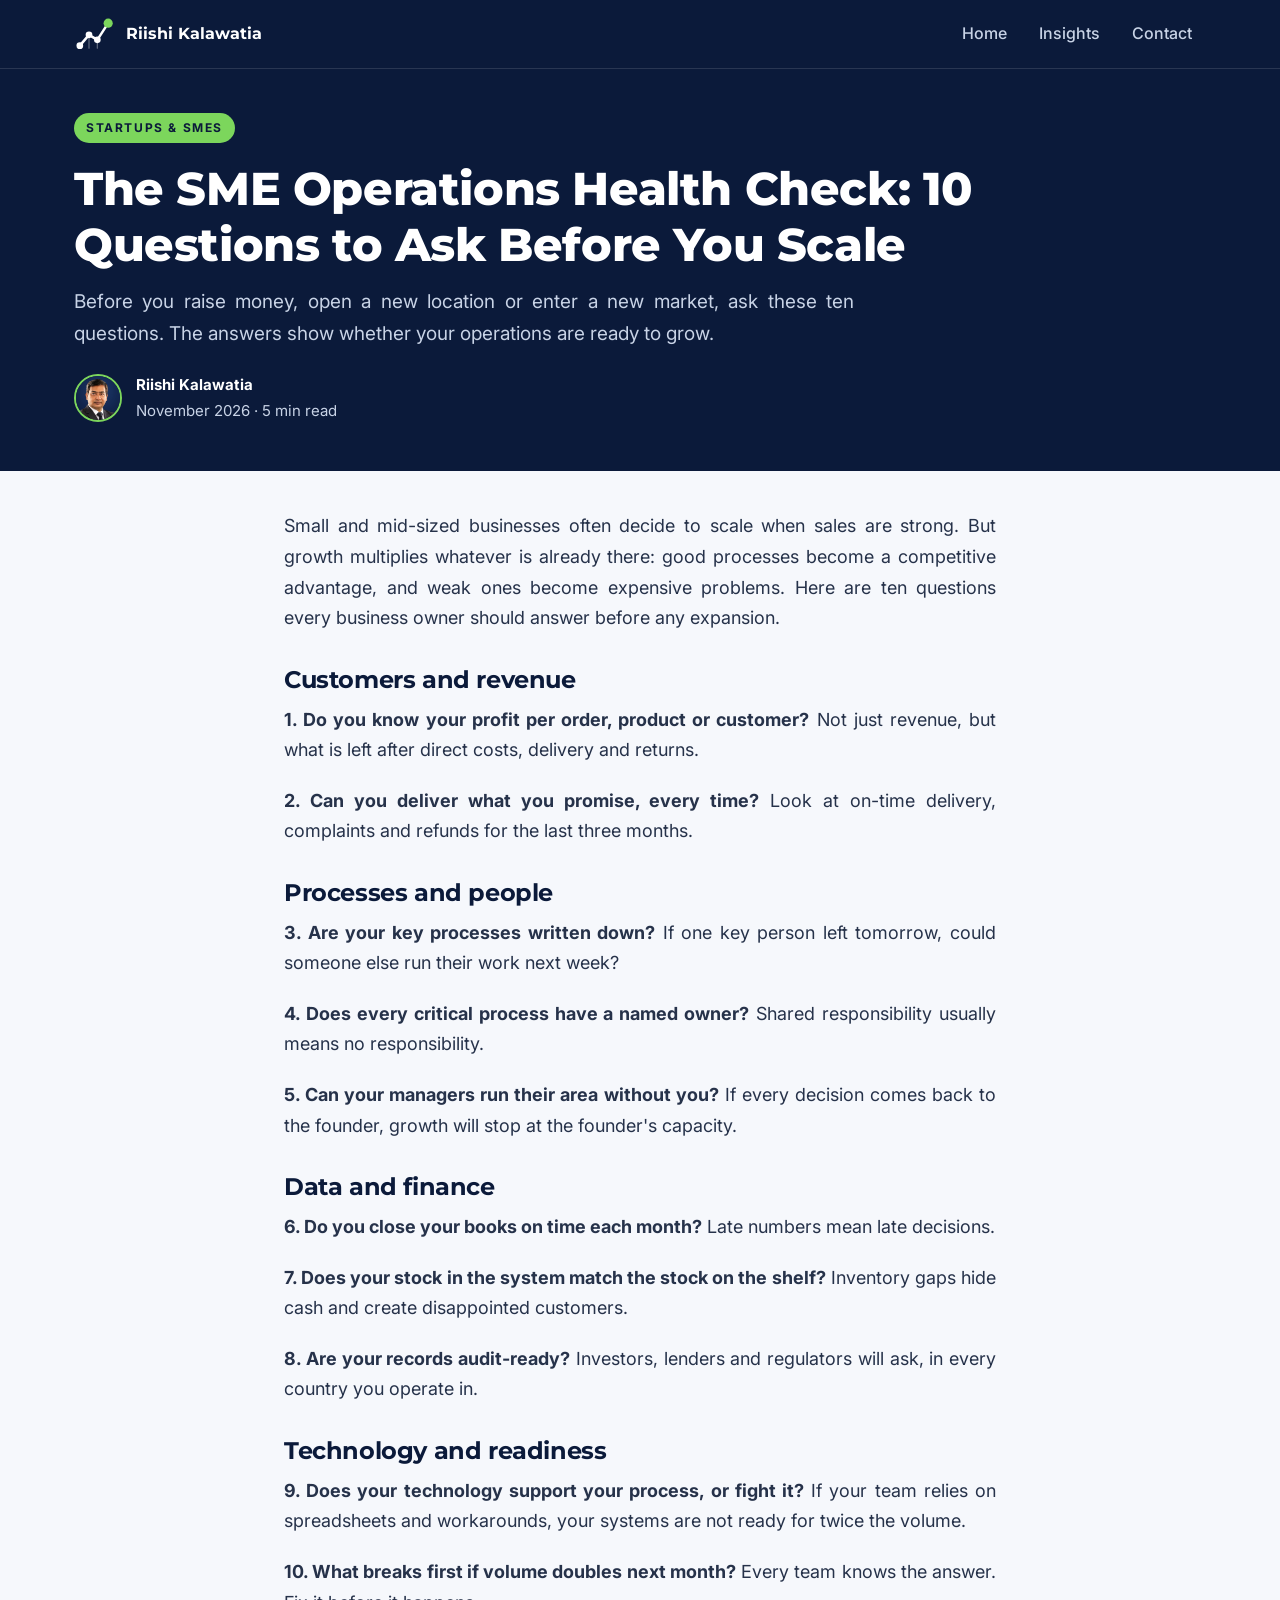
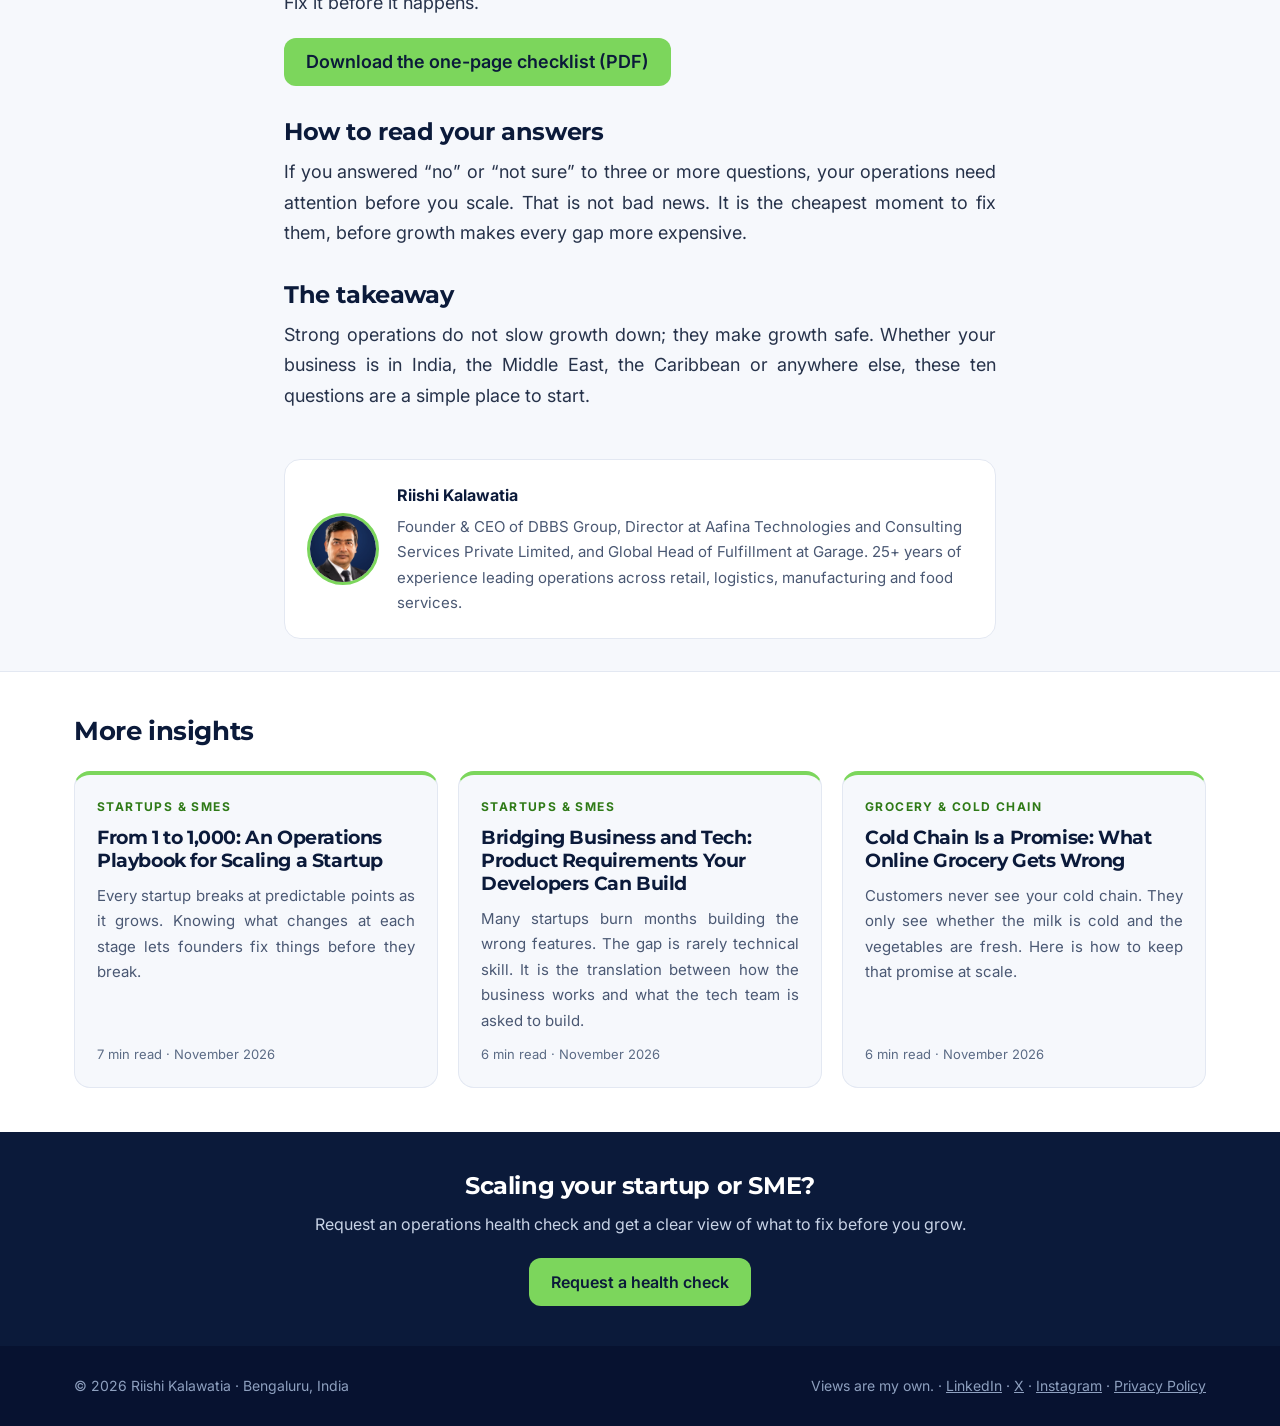
<file: blog/sme-operations-health-check.html>
<!DOCTYPE html>
<html lang="en">
<head>
<!-- Google tag (Google Analytics) -->
<script async src="https://www.googletagmanager.com/gtm.js?id=GTM-W8NC8R8W"></script>
<script>
  window.dataLayer = window.dataLayer || [];
  function gtag(){dataLayer.push(arguments);}
  gtag('js', new Date());
</script>
<meta charset="utf-8">
<meta name="viewport" content="width=device-width, initial-scale=1">
<title>SME Operations Health Check: 10 Questions Before You Scale</title>
<meta name="description" content="Before you raise money, open a new location or enter a new market, ask these ten questions. The answers show whether your operations are ready to grow.">
<script type="application/ld+json">{"@context": "https://schema.org", "@type": "Article", "headline": "The SME Operations Health Check: 10 Questions to Ask Before You Scale", "description": "Before you raise money, open a new location or enter a new market, ask these ten questions. The answers show whether your operations are ready to grow.", "image": "https://riishikalawatia.com/assets/og/sme-operations-health-check.jpg", "datePublished": "2026-11-23", "dateModified": "2026-11-26", "author": {"@type": "Person", "name": "Riishi Kalawatia", "url": "https://riishikalawatia.com/"}, "publisher": {"@type": "Person", "name": "Riishi Kalawatia"}, "mainEntityOfPage": "https://riishikalawatia.com/blog/sme-operations-health-check.html"}</script>
<link rel="canonical" href="https://riishikalawatia.com/blog/sme-operations-health-check.html">
<meta property="og:type" content="article">
<meta property="og:title" content="The SME Operations Health Check: 10 Questions to Ask Before You Scale">
<meta property="og:description" content="Before you raise money, open a new location or enter a new market, ask these ten questions. The answers show whether your operations are ready to grow.">
<meta property="og:url" content="https://riishikalawatia.com/blog/sme-operations-health-check.html">
<meta property="og:image" content="https://riishikalawatia.com/assets/og/sme-operations-health-check.jpg">
<meta property="og:image:width" content="1200">
<meta property="og:image:height" content="630">
<meta name="twitter:image" content="https://riishikalawatia.com/assets/og/sme-operations-health-check.jpg">
<meta name="twitter:card" content="summary_large_image">
<meta name="author" content="Riishi Kalawatia">
<link rel="icon" href="../favicon.svg" type="image/svg+xml">
<link rel="apple-touch-icon" href="../assets/apple-touch-icon.png">
<meta name="theme-color" content="#0B1A3A">
<link rel="preconnect" href="https://fonts.googleapis.com">
<link rel="preconnect" href="https://fonts.gstatic.com" crossorigin>
<link rel="stylesheet" href="https://fonts.googleapis.com/css2?family=Inter:wght@400;500;600&family=Montserrat:wght@600;700;800&display=swap">
<link rel="stylesheet" href="../assets/blog.css">
</head>
<body>
<header class="site"><div class="wrap">
<a class="brand" href="../index.html"><svg aria-hidden="true" width="40" height="40" viewBox="0 0 96 96"><path d="M14 76 L36 50 L56 62 L82 22" fill="none" stroke="#FFFFFF" stroke-width="6" stroke-linecap="round" stroke-linejoin="round"/><path d="M36 50 L36 82 M56 62 L56 82" stroke="#FFFFFF" stroke-width="3" stroke-opacity="0.35" stroke-linecap="round"/><circle cx="14" cy="76" r="8" fill="#FFFFFF"/><circle cx="36" cy="50" r="8" fill="#FFFFFF"/><circle cx="56" cy="62" r="8" fill="#FFFFFF"/><circle cx="82" cy="22" r="11" fill="#7CD65C"/></svg><span>Riishi Kalawatia</span></a>
<nav class="top-links" aria-label="Main"><a href="../index.html">Home</a><a href="../blog/index.html">Insights</a><a href="../index.html#contact">Contact</a></nav>
</div></header>
<main>
<section class="hero"><div class="wrap">
<span class="tag">Startups & SMEs</span>
<h1>The SME Operations Health Check: 10 Questions to Ask Before You Scale</h1>
<p class="dek">Before you raise money, open a new location or enter a new market, ask these ten questions. The answers show whether your operations are ready to grow.</p>
<div class="byline"><img src="../assets/riishi.jpg" alt=""><div><b>Riishi Kalawatia</b>November 2026 &middot; 5 min read</div></div>
</div></section>
<article class="post">
<p>Small and mid-sized businesses often decide to scale when sales are strong. But growth multiplies whatever is already there: good processes become a competitive advantage, and weak ones become expensive problems. Here are ten questions every business owner should answer before any expansion.</p>
<h2>Customers and revenue</h2>
<p><strong>1. Do you know your profit per order, product or customer?</strong> Not just revenue, but what is left after direct costs, delivery and returns.</p>
<p><strong>2. Can you deliver what you promise, every time?</strong> Look at on-time delivery, complaints and refunds for the last three months.</p>
<h2>Processes and people</h2>
<p><strong>3. Are your key processes written down?</strong> If one key person left tomorrow, could someone else run their work next week?</p>
<p><strong>4. Does every critical process have a named owner?</strong> Shared responsibility usually means no responsibility.</p>
<p><strong>5. Can your managers run their area without you?</strong> If every decision comes back to the founder, growth will stop at the founder's capacity.</p>
<h2>Data and finance</h2>
<p><strong>6. Do you close your books on time each month?</strong> Late numbers mean late decisions.</p>
<p><strong>7. Does your stock in the system match the stock on the shelf?</strong> Inventory gaps hide cash and create disappointed customers.</p>
<p><strong>8. Are your records audit-ready?</strong> Investors, lenders and regulators will ask, in every country you operate in.</p>
<h2>Technology and readiness</h2>
<p><strong>9. Does your technology support your process, or fight it?</strong> If your team relies on spreadsheets and workarounds, your systems are not ready for twice the volume.</p>
<p><strong>10. What breaks first if volume doubles next month?</strong> Every team knows the answer. Fix it before it happens.</p>
<p><a class="btn" href="../assets/SME-Operations-Health-Check.pdf" target="_blank" rel="noopener">Download the one-page checklist (PDF)</a></p>
<h2>How to read your answers</h2>
<p>If you answered &ldquo;no&rdquo; or &ldquo;not sure&rdquo; to three or more questions, your operations need attention before you scale. That is not bad news. It is the cheapest moment to fix them, before growth makes every gap more expensive.</p>
<h2>The takeaway</h2>
<p>Strong operations do not slow growth down; they make growth safe. Whether your business is in India, the Middle East, the Caribbean or anywhere else, these ten questions are a simple place to start.</p>
</article>
<div class="author-box"><div class="box"><img src="../assets/riishi.jpg" alt="Riishi Kalawatia"><div><b>Riishi Kalawatia</b><p>Founder &amp; CEO of DBBS Group, Director at Aafina Technologies and Consulting Services Private Limited, and Global Head of Fulfillment at Garage. 25+ years of experience leading operations across retail, logistics, manufacturing and food services.</p></div></div></div>
<section class="more"><div class="wrap"><h2>More insights</h2><div class="cards">
<a class="card" href="from-1-to-1000-operations-playbook.html"><span class="ind">Startups & SMEs</span><h3>From 1 to 1,000: An Operations Playbook for Scaling a Startup</h3><p>Every startup breaks at predictable points as it grows. Knowing what changes at each stage lets founders fix things before they break.</p><span class="meta">7 min read &middot; November 2026</span></a><a class="card" href="bridging-business-and-tech.html"><span class="ind">Startups & SMEs</span><h3>Bridging Business and Tech: Product Requirements Your Developers Can Build</h3><p>Many startups burn months building the wrong features. The gap is rarely technical skill. It is the translation between how the business works and what the tech team is asked to build.</p><span class="meta">6 min read &middot; November 2026</span></a><a class="card" href="cold-chain-is-a-promise.html"><span class="ind">Grocery & Cold Chain</span><h3>Cold Chain Is a Promise: What Online Grocery Gets Wrong</h3><p>Customers never see your cold chain. They only see whether the milk is cold and the vegetables are fresh. Here is how to keep that promise at scale.</p><span class="meta">6 min read &middot; November 2026</span></a>
</div></div></section>
<section class="cta"><div class="wrap"><h2>Scaling your startup or SME?</h2><p>Request an operations health check and get a clear view of what to fix before you grow.</p><a class="btn" href="../index.html#enquiry">Request a health check</a></div></section>
</main>
<footer class="site"><div class="wrap"><span>&copy; 2026 Riishi Kalawatia &middot; Bengaluru, India</span><span>Views are my own. &middot; <a href="https://www.linkedin.com/in/riishi-kalawatia/" target="_blank" rel="noopener">LinkedIn</a> &middot; <a href="https://x.com/RishiKalawatia" target="_blank" rel="noopener">X</a> &middot; <a href="https://www.instagram.com/kalawatiarishi/" target="_blank" rel="noopener">Instagram</a> &middot; <a href="../privacy.html">Privacy Policy</a></span></div></footer>
</body>
</html>
</file>
<file: assets/blog.css>
:root{--navy:#0B1A3A;--panel:#10234C;--accent:#7CD65C;--paper:#F6F8FC;--ink:#0B1A3A;--muted:#4A5873;--line:#E3E8F2}
*{box-sizing:border-box}
body{margin:0;font-family:Inter,system-ui,-apple-system,Segoe UI,Roboto,sans-serif;color:var(--ink);background:var(--paper);line-height:1.7;-webkit-font-smoothing:antialiased}
a{color:inherit}
h1,h2,h3{font-family:Montserrat,Inter,sans-serif;line-height:1.2;letter-spacing:-.4px}
.wrap{max-width:1180px;margin:0 auto;padding:0 24px}
header.site{background:var(--navy);border-bottom:1px solid rgba(255,255,255,.12)}
header.site .wrap{display:flex;align-items:center;justify-content:space-between;height:68px}
.brand{display:flex;align-items:center;gap:12px;text-decoration:none;color:#fff}
.mono{width:40px;height:40px;border-radius:10px;background:var(--accent);color:var(--navy);display:grid;place-items:center;font-family:Montserrat,sans-serif;font-weight:800}
.brand span{font-family:Montserrat,sans-serif;font-weight:700}
.top-links{display:flex;gap:4px}
.top-links a{display:inline-flex;align-items:center;min-height:44px;padding:0 14px;color:#C8D3E6;text-decoration:none;font-weight:500;border-radius:10px}
.top-links a:hover{color:#fff;background:rgba(255,255,255,.06)}
.hero{background:var(--navy);color:#fff;padding:44px 0 48px}
.hero .tag{display:inline-block;font-size:12px;font-weight:700;letter-spacing:1.6px;text-transform:uppercase;color:var(--navy);background:var(--accent);padding:5px 12px;border-radius:999px}
.hero h1{font-size:clamp(30px,4.5vw,46px);font-weight:800;margin:18px 0 14px;max-width:900px}
.hero p.dek{font-size:19px;color:#C8D3E6;max-width:780px;margin:0 0 22px;text-align:justify;hyphens:auto}
.byline{display:flex;align-items:center;gap:14px;color:#C8D3E6;font-size:15px}
.byline img{width:48px;height:48px;border-radius:50%;object-fit:cover;border:2px solid var(--accent)}
.byline b{color:#fff;display:block}
article.post{max-width:760px;margin:0 auto;padding:40px 24px 28px}
article.post p{font-size:18px;color:#26324A;text-align:justify;hyphens:auto;margin:0 0 20px}
article.post h2{font-size:24px;font-weight:700;margin:32px 0 10px}
.author-box{max-width:760px;margin:0 auto 32px;padding:0 24px}
.author-box .box{display:flex;gap:18px;align-items:center;background:#fff;border:1px solid var(--line);border-radius:16px;padding:22px}
.author-box img{width:72px;height:72px;border-radius:50%;object-fit:cover;border:3px solid var(--accent);flex:none}
.author-box p{margin:4px 0 0;color:var(--muted);font-size:15px}
.more{background:#fff;border-top:1px solid var(--line);padding:44px 0}
.more h2{font-size:26px;margin:0 0 24px}
.cards{display:grid;grid-template-columns:repeat(auto-fit,minmax(280px,1fr));gap:20px}
.card{display:flex;flex-direction:column;gap:10px;background:var(--paper);border:1px solid var(--line);border-top:4px solid var(--accent);border-radius:16px;padding:22px;text-decoration:none}
.card:hover{border-color:#B9C4D8;border-top-color:var(--accent)}
.card .ind{font-size:12px;font-weight:700;letter-spacing:1.4px;text-transform:uppercase;color:#2F7A17}
.card h3{font-size:19px;margin:0}
.card p{margin:0;color:var(--muted);font-size:15px;text-align:justify;hyphens:auto}
.card .meta{font-size:13px;color:#5B6B85;margin-top:auto}
.cta{background:var(--navy);color:#fff;padding:40px 0;text-align:center}
.cta h2{margin:0 0 10px}
.cta p{color:#C8D3E6;margin:0 0 20px}
.btn{display:inline-flex;align-items:center;min-height:48px;padding:0 22px;border-radius:12px;font-weight:600;text-decoration:none;background:var(--accent);color:var(--navy)}
footer.site{background:#071230;color:#8EA0BF;font-size:14px}
footer.site .wrap{display:flex;justify-content:space-between;gap:16px;flex-wrap:wrap;padding:28px 24px}
a:focus-visible{outline:3px solid var(--accent);outline-offset:3px}
@media (max-width:640px){.top-links a:not(:last-child){display:none}article.post p{font-size:17px}}
</file>
